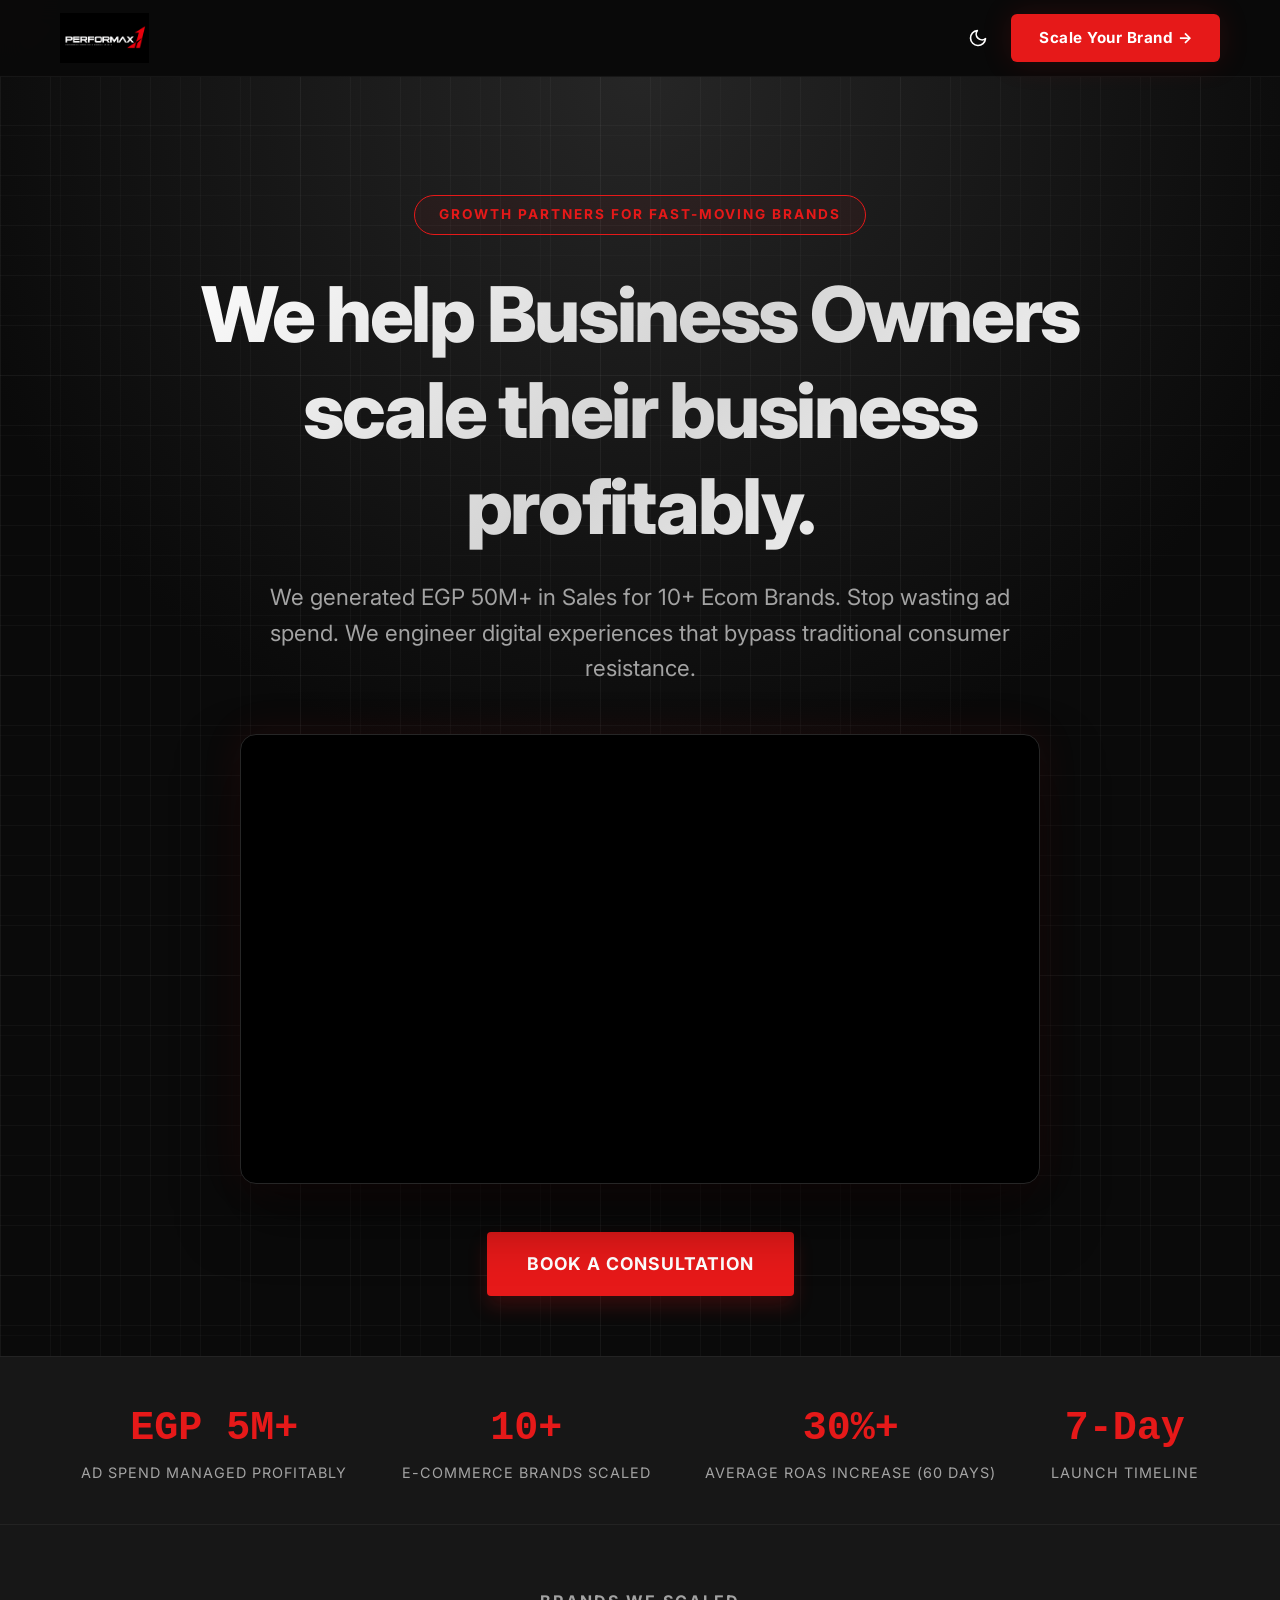
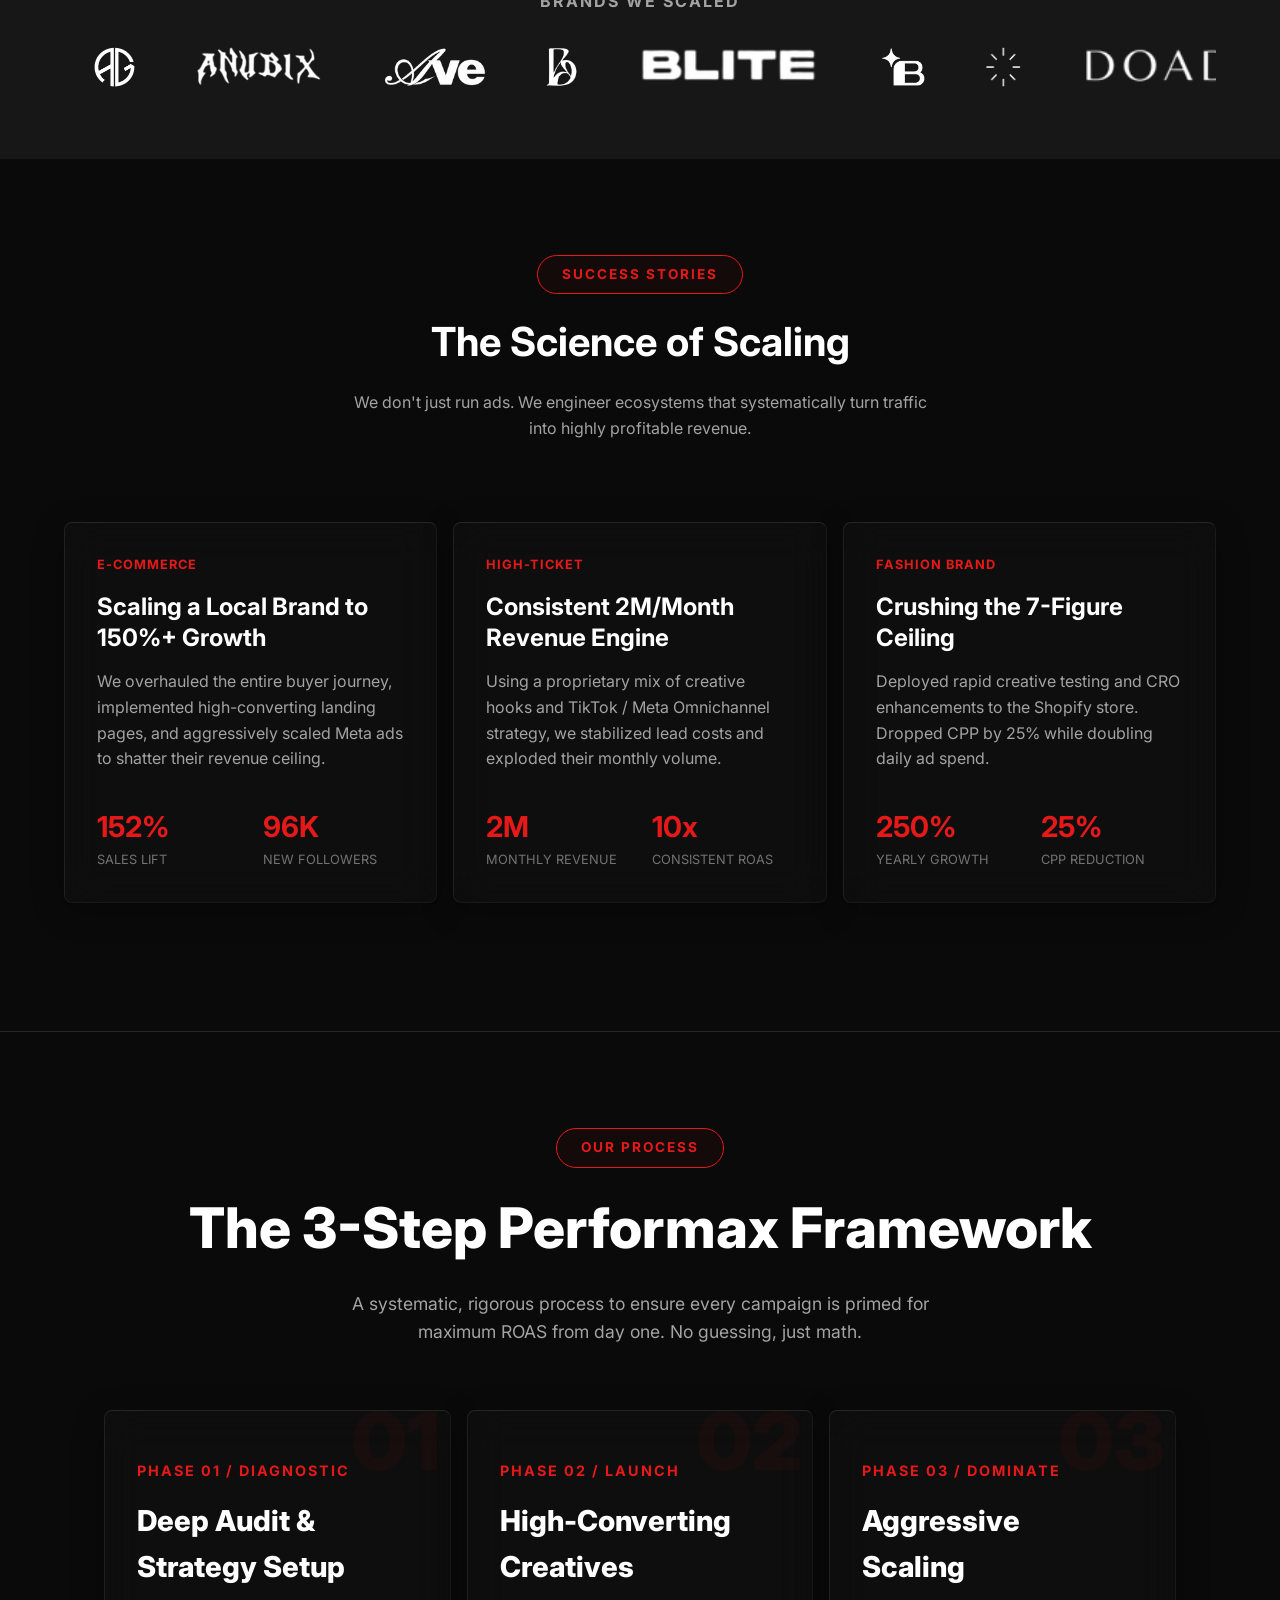
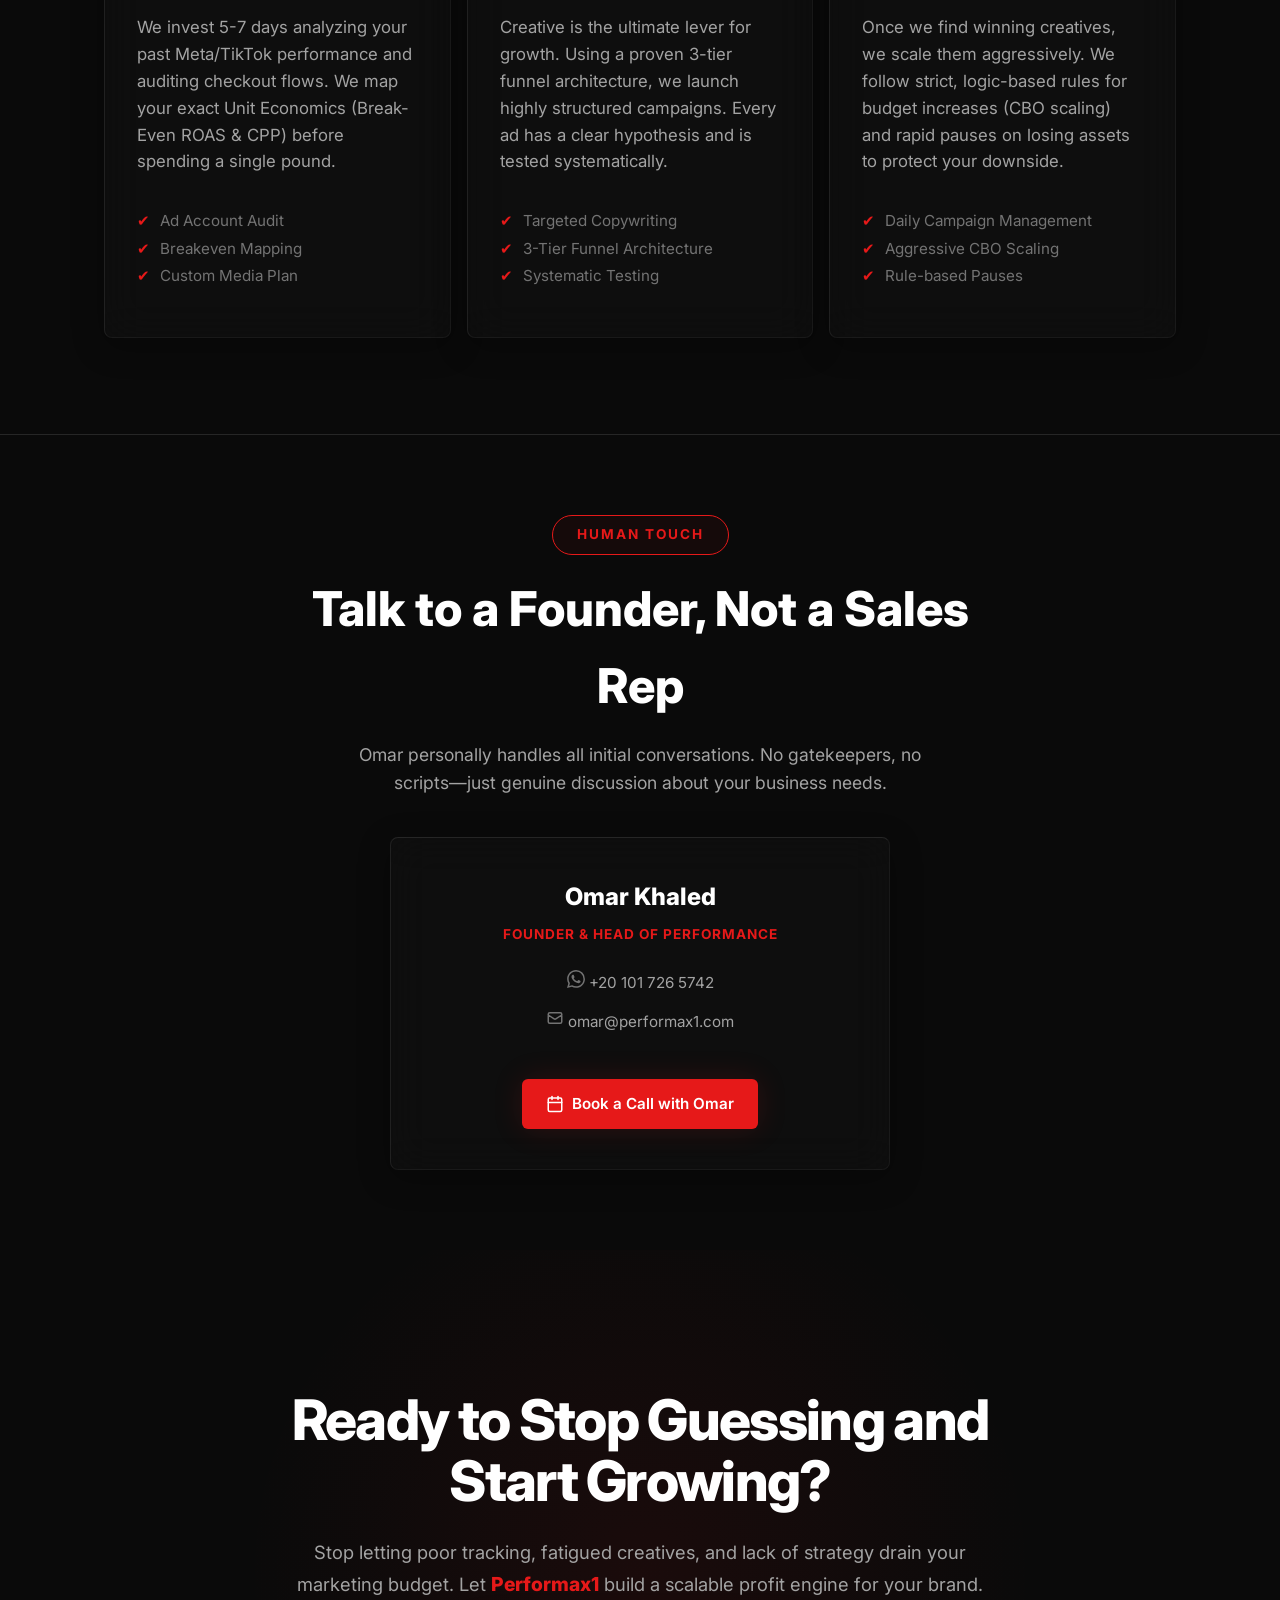
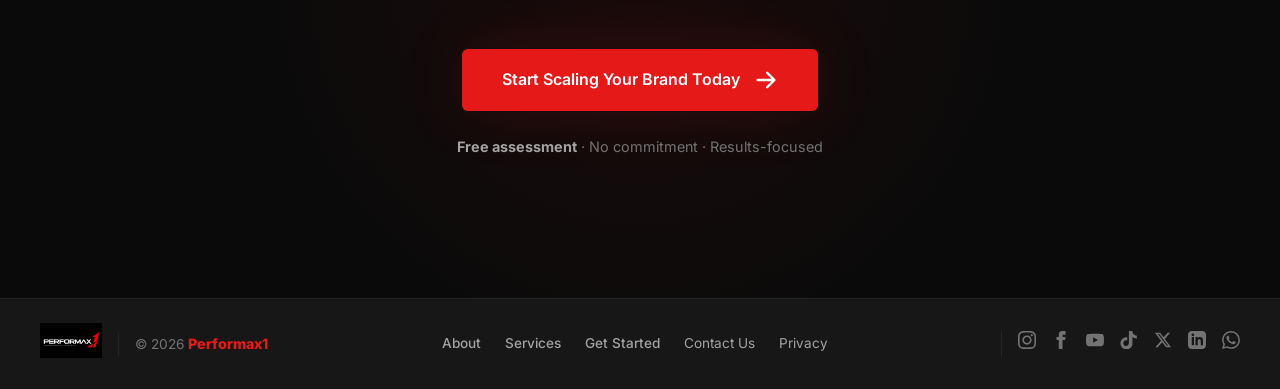
<file: index.html>
<!DOCTYPE html>
<html lang="en">

<head>
    <!-- Google Tag Manager -->
    <script>(function(w,d,s,l,i){w[l]=w[l]||[];w[l].push({'gtm.start':
    new Date().getTime(),event:'gtm.js'});var f=d.getElementsByTagName(s)[0],
    j=d.createElement(s),dl=l!='dataLayer'?'&l='+l:'';j.async=true;j.src=
    'https://www.googletagmanager.com/gtm.js?id='+i+dl;f.parentNode.insertBefore(j,f);
    })(window,document,'script','dataLayer','GTM-562XD9CG');</script>
    <!-- End Google Tag Manager -->
    <!-- Google tag (gtag.js) -->
    <script async src="https://www.googletagmanager.com/gtag/js?id=G-3HTBGZN9Y8"></script>
    <script>
      window.dataLayer = window.dataLayer || [];
      function gtag(){dataLayer.push(arguments);}
      gtag('js', new Date());

      gtag('config', 'G-3HTBGZN9Y8');
    </script>
    <meta charset="UTF-8">
    <meta name="viewport" content="width=device-width, initial-scale=1.0">
    <title>Performax1 | Elite Performance Marketing</title>
    <meta name="description"
        content="The definitive performance marketing partner for e-commerce brands. Expert media buying and creative strategy for scalable growth.">
    <link rel="preconnect" href="https://fonts.googleapis.com">
    <link rel="preconnect" href="https://fonts.gstatic.com" crossorigin>
    <link href="https://fonts.googleapis.com/css2?family=Inter:wght@300;400;500;600;700;800&display=swap"
        rel="stylesheet">


    <link rel="stylesheet" href="assets/css/global.css">
    <link rel="icon" type="image/png" href="images/favicon-2.png">
    <link rel="stylesheet" href="assets/css/index.css">

    <style>
        /* --- Global Fixes --- */
        section#cases {
            padding-bottom: 6rem !important;
            /* Fix spacing below FASHION BRAND card */
        }

        .cases-grid {
            padding-bottom: 2rem !important;
        }

        /* --- Mobile Overrides for Inline Styles --- */
        @media (max-width: 768px) {

            /* Navbar CTA */
            .nav-cta {
                padding: 6px 10px !important;
                font-size: 12px !important;
            }

            /* Process Grid (index.html) */
            section#process>.container>div {
                grid-template-columns: 1fr !important;
                padding-bottom: 3rem !important;
                /* Fix spacing below last card */
            }

            section#process .container>div>div {
                text-align: center !important;
                display: flex !important;
                flex-direction: column !important;
                align-items: center !important;
            }

            section#process .container>div>div>div:first-child {
                left: 50% !important;
                transform: translateX(-50%) !important;
                text-align: center !important;
            }

            section#process .container>div>div ul {
                display: inline-block !important;
                text-align: left !important;
            }

            /* Footer */
            footer>.container {
                align-items: center !important;
            }

            footer>.container>div:first-child {
                flex-direction: column !important;
                align-items: center !important;
                text-align: center !important;
            }

            footer .footer-links {
                flex-direction: column !important;
                align-items: center !important;
                gap: 1rem !important;
            }

            footer>.container>div:last-child {
                flex-direction: column !important;
                align-items: center !important;
                text-align: center !important;
                gap: 1rem !important;
            }
        }
    </style>


    <style>
        body {
            padding-top: 75px;
        }
    </style>
</head>

<body>
    <!-- Google Tag Manager (noscript) -->
    <noscript><iframe src="https://www.googletagmanager.com/ns.html?id=GTM-562XD9CG"
    height="0" width="0" style="display:none;visibility:hidden"></iframe></noscript>
    <!-- End Google Tag Manager (noscript) -->
    <!-- Scroll Progress -->
    <div class="scroll-progress" id="scrollProgress"></div>

    <!-- Cursor Glow Effect -->
    <div class="cursor-glow" id="cursorGlow"></div>

    <!-- Navigation -->
    <nav id="navbar"
        style="position: fixed; top: 0; left: 0; right: 0; z-index: 1000; background: rgba(10,10,10,0.95); backdrop-filter: blur(12px); border-bottom: 1px solid rgba(255,255,255,0.05); padding: 0.8rem 0; transition: all 0.3s ease;">
        <div class="container nav-content"
            style="display: flex; justify-content: space-between; align-items: center; max-width: 1200px; margin: 0 auto; padding: 0 20px;">
            <a href="index.html" class="logo"><img src="images/logo.png" class="theme-logo dark-logo" alt="Performax1"
                    style="height: 50px; width: auto; object-fit: contain;"><img src="images/logo-light.png"
                    class="theme-logo light-logo" alt="Performax1"
                    style="height: 50px; width: auto; object-fit: contain;"></a>
            <div style="display: flex; align-items: center;">
                <button id="theme-toggle" aria-label="Toggle Theme"
                    style="background: none; border: none; cursor: pointer; padding: 8px; color: var(--text-primary); display: flex; align-items: center; justify-content: center; margin-right: 15px; transition: color 0.3s;">
                    <svg class="sun-icon" xmlns="http://www.w3.org/2000/svg" width="20" height="20" viewBox="0 0 24 24"
                        fill="none" stroke="currentColor" stroke-width="2" stroke-linecap="round"
                        stroke-linejoin="round" style="display: none;">
                        <circle cx="12" cy="12" r="5"></circle>
                        <line x1="12" y1="1" x2="12" y2="3"></line>
                        <line x1="12" y1="21" x2="12" y2="23"></line>
                        <line x1="4.22" y1="4.22" x2="5.64" y2="5.64"></line>
                        <line x1="18.36" y1="18.36" x2="19.78" y2="19.78"></line>
                        <line x1="1" y1="12" x2="3" y2="12"></line>
                        <line x1="21" y1="12" x2="23" y2="12"></line>
                        <line x1="4.22" y1="19.78" x2="5.64" y2="18.36"></line>
                        <line x1="18.36" y1="5.64" x2="19.78" y2="4.22"></line>
                    </svg>
                    <svg class="moon-icon" xmlns="http://www.w3.org/2000/svg" width="20" height="20" viewBox="0 0 24 24"
                        fill="none" stroke="currentColor" stroke-width="2" stroke-linecap="round"
                        stroke-linejoin="round">
                        <path d="M21 12.79A9 9 0 1 1 11.21 3 7 7 0 0 0 21 12.79z"></path>
                    </svg>
                </button>
                <a href="getting-started.html" class="nav-cta"
                    style="color: #ffffff !important; padding: 12px 28px; font-weight: 700; font-size: 0.95rem; letter-spacing: 0.5px;">
                    Scale Your Brand &rarr;
                </a>
            </div>
        </div>
    </nav>

    <!-- Hero Section -->

    <!-- HERO VSL SECTION -->
    <section class="hero" id="hero"
        style="min-height: 100vh; display: flex; flex-direction: column; align-items: center; justify-content: center; text-align: center; padding: 120px 20px 60px; background: radial-gradient(circle at top, var(--bg-surface-hover) 0%, var(--bg-primary) 50%); position: relative; overflow: hidden;">

        <!-- Subtle Grid Background -->
        <div
            style="position: absolute; inset: 0; background-image: linear-gradient(rgba(255,255,255,0.03) 1px, transparent 1px), linear-gradient(90deg, rgba(255,255,255,0.03) 1px, transparent 1px); background-size: 50px 50px; z-index: 0; pointer-events: none;">
        </div>

        <div style="position: relative; z-index: 1; max-width: 1000px; width: 100%;">
            <div
                style="display: inline-block; border: 1px solid var(--color-primary); background: rgba(230, 25, 25, 0.05); padding: 8px 24px; border-radius: 50px; color: var(--color-primary); font-weight: 700; letter-spacing: 2px; text-transform: uppercase; font-size: 0.85rem; margin-bottom: 2rem;">
                Growth partners for fast-moving brands
            </div>

            <h1
                style="font-size: clamp(3rem, 6vw, 5.5rem); line-height: 1.1; font-weight: 800; margin-bottom: 1.5rem; letter-spacing: -0.03em;">
                We help <span style="color: var(--color-primary);">Business Owners</span> scale their business
                profitably.
            </h1>

            <p
                style="font-size: clamp(1.1rem, 2vw, 1.4rem); color: var(--text-secondary); max-width: 800px; margin: 0 auto 3rem; line-height: 1.6;">
                We generated EGP 50M+ in Sales for 10+ Ecom Brands. Stop wasting ad spend. We engineer digital
                experiences that bypass traditional consumer resistance.
            </p>

            <!-- VSL Video Placeholder -->
            <div
                style="position: relative; width: 100%; max-width: 800px; margin: 0 auto 3rem; aspect-ratio: 16/9; background: #000; border: 1px solid var(--bg-surface-hover); border-radius: 16px; overflow: hidden; box-shadow: 0 30px 60px rgba(0,0,0,0.5), 0 0 40px rgba(230, 25, 25, 0.1);">
                <iframe src="https://player.vimeo.com/video/1224277455?title=0&amp;byline=0&amp;portrait=0&amp;badge=0&amp;autopause=0&amp;player_id=0&amp;app_id=58479" width="100%" height="100%" frameborder="0" allow="autoplay; fullscreen; picture-in-picture; clipboard-write; encrypted-media; web-share" referrerpolicy="strict-origin-when-cross-origin" title="20260905_204815" style="position: absolute; top: 0; left: 0; width: 100%; height: 100%;"></iframe>
            </div>

            <div style="display: flex; gap: 1.5rem; justify-content: center; flex-wrap: wrap;">
                <a href="https://calendly.com/performax1/30min"
                    style="background: var(--color-primary); color: white; padding: 18px 40px; border-radius: 4px; font-weight: 700; font-size: 1.1rem; text-decoration: none; transition: 0.3s; text-transform: uppercase; letter-spacing: 1px; box-shadow: 0 10px 20px rgba(230, 25, 25, 0.2);">
                    Book A Consultation
                </a>
            </div>
        </div>
    </section>




    <!-- Social Proof Section (Removed) -->

    <!-- Stats Section -->
    <section class="stats-banner"
        style="background: var(--bg-surface); padding: 40px 0; border-top: 1px solid rgba(255,255,255,0.05); border-bottom: 1px solid rgba(255,255,255,0.05);">
        <div class="container"
            style="display: flex; justify-content: space-around; flex-wrap: wrap; text-align: center; gap: 20px;">
            <div>
                <div
                    style="font-size: 2.5rem; font-weight: 800; color: var(--color-primary); font-family: 'JetBrains Mono', monospace;">
                    EGP 5M+</div>
                <div
                    style="color: var(--text-secondary); font-size: 0.9rem; text-transform: uppercase; letter-spacing: 1px;">
                    Ad Spend Managed Profitably</div>
            </div>
            <div>
                <div
                    style="font-size: 2.5rem; font-weight: 800; color: var(--color-primary); font-family: 'JetBrains Mono', monospace;">
                    10+</div>
                <div
                    style="color: var(--text-secondary); font-size: 0.9rem; text-transform: uppercase; letter-spacing: 1px;">
                    E-commerce Brands Scaled</div>
            </div>
            <div>
                <div
                    style="font-size: 2.5rem; font-weight: 800; color: var(--color-primary); font-family: 'JetBrains Mono', monospace;">
                    30%+</div>
                <div
                    style="color: var(--text-secondary); font-size: 0.9rem; text-transform: uppercase; letter-spacing: 1px;">
                    Average ROAS Increase (60 Days)</div>
            </div>
            <div>
                <div
                    style="font-size: 2.5rem; font-weight: 800; color: var(--color-primary); font-family: 'JetBrains Mono', monospace;">
                    7-Day</div>
                <div
                    style="color: var(--text-secondary); font-size: 0.9rem; text-transform: uppercase; letter-spacing: 1px;">
                    Launch Timeline</div>
            </div>
        </div>
    </section>

    <!-- Case Studies Section -->
    <section class="brands-section" style="padding: 4rem 0; background: var(--bg-surface);">
        <div class="container">
            <h3
                style="text-align:center; color: var(--text-secondary); margin-bottom: 2rem; font-size: 1rem; text-transform: uppercase; letter-spacing: 2px;">
                Brands We Scaled</h3>
            <div style="overflow: hidden; white-space: nowrap;">
                <div style="display: inline-block; animation: marquee 30s linear infinite;"><img
                        src="assets/brands/aligan.png"
                        style="height: 40px; margin: 0 30px; filter: grayscale(100%) brightness(200%); display: inline-block;"
                        alt="Brand"><img src="assets/brands/Anubix-3.png"
                        style="height: 40px; margin: 0 30px; filter: grayscale(100%) brightness(200%); display: inline-block;"
                        alt="Brand"><img src="assets/brands/Ave.png"
                        style="height: 40px; margin: 0 30px; filter: grayscale(100%) brightness(200%); display: inline-block;"
                        alt="Brand"><img src="assets/brands/Basire.png"
                        style="height: 40px; margin: 0 30px; filter: grayscale(100%) brightness(200%); display: inline-block;"
                        alt="Brand"><img src="assets/brands/Blite.png"
                        style="height: 40px; margin: 0 30px; filter: grayscale(100%) brightness(200%); display: inline-block;"
                        alt="Brand"><img src="assets/brands/bloomcare.png"
                        style="height: 40px; margin: 0 30px; filter: grayscale(100%) brightness(200%); display: inline-block;"
                        alt="Brand"><img src="assets/brands/coachesdontplayco.png"
                        style="height: 40px; margin: 0 30px; filter: grayscale(100%) brightness(200%); display: inline-block;"
                        alt="Brand"><img src="assets/brands/doadoa-2.png"
                        style="height: 40px; margin: 0 30px; filter: grayscale(100%) brightness(200%); display: inline-block;"
                        alt="Brand"><img src="assets/brands/eros.png"
                        style="height: 40px; margin: 0 30px; filter: grayscale(100%) brightness(200%); display: inline-block;"
                        alt="Brand"><img src="assets/brands/gymmawy.png"
                        style="height: 40px; margin: 0 30px; filter: grayscale(100%) brightness(200%); display: inline-block;"
                        alt="Brand"><img src="assets/brands/Heksa.png"
                        style="height: 40px; margin: 0 30px; filter: grayscale(100%) brightness(200%); display: inline-block;"
                        alt="Brand"><img src="assets/brands/ITCAN_logo_in_grayscale.png"
                        style="height: 40px; margin: 0 30px; filter: grayscale(100%) brightness(200%); display: inline-block;"
                        alt="Brand"><img src="assets/brands/Ma_designs.png"
                        style="height: 40px; margin: 0 30px; filter: grayscale(100%) brightness(200%); display: inline-block;"
                        alt="Brand"><img src="assets/brands/Malouj.png"
                        style="height: 40px; margin: 0 30px; filter: grayscale(100%) brightness(200%); display: inline-block;"
                        alt="Brand"><img src="assets/brands/noyah.png"
                        style="height: 40px; margin: 0 30px; filter: grayscale(100%) brightness(200%); display: inline-block;"
                        alt="Brand"><img src="assets/brands/pharaonic.png"
                        style="height: 40px; margin: 0 30px; filter: grayscale(100%) brightness(200%); display: inline-block;"
                        alt="Brand"><img src="assets/brands/shozana.png"
                        style="height: 40px; margin: 0 30px; filter: grayscale(100%) brightness(200%); display: inline-block;"
                        alt="Brand"><img src="assets/brands/steelixe.png"
                        style="height: 40px; margin: 0 30px; filter: grayscale(100%) brightness(200%); display: inline-block;"
                        alt="Brand"><img src="assets/brands/sultana.png"
                        style="height: 40px; margin: 0 30px; filter: grayscale(100%) brightness(200%); display: inline-block;"
                        alt="Brand"><img src="assets/brands/zeor-logo.png"
                        style="height: 40px; margin: 0 30px; filter: grayscale(100%) brightness(200%); display: inline-block;"
                        alt="Brand"><img src="assets/brands/zonta.png"
                        style="height: 40px; margin: 0 30px; filter: grayscale(100%) brightness(200%); display: inline-block;"
                        alt="Brand"><img src="assets/brands/aligan.png"
                        style="height: 40px; margin: 0 30px; filter: grayscale(100%) brightness(200%); display: inline-block;"
                        alt="Brand"><img src="assets/brands/Anubix-3.png"
                        style="height: 40px; margin: 0 30px; filter: grayscale(100%) brightness(200%); display: inline-block;"
                        alt="Brand"><img src="assets/brands/Ave.png"
                        style="height: 40px; margin: 0 30px; filter: grayscale(100%) brightness(200%); display: inline-block;"
                        alt="Brand"><img src="assets/brands/Basire.png"
                        style="height: 40px; margin: 0 30px; filter: grayscale(100%) brightness(200%); display: inline-block;"
                        alt="Brand"><img src="assets/brands/Blite.png"
                        style="height: 40px; margin: 0 30px; filter: grayscale(100%) brightness(200%); display: inline-block;"
                        alt="Brand"><img src="assets/brands/bloomcare.png"
                        style="height: 40px; margin: 0 30px; filter: grayscale(100%) brightness(200%); display: inline-block;"
                        alt="Brand"><img src="assets/brands/coachesdontplayco.png"
                        style="height: 40px; margin: 0 30px; filter: grayscale(100%) brightness(200%); display: inline-block;"
                        alt="Brand"><img src="assets/brands/doadoa-2.png"
                        style="height: 40px; margin: 0 30px; filter: grayscale(100%) brightness(200%); display: inline-block;"
                        alt="Brand"><img src="assets/brands/eros.png"
                        style="height: 40px; margin: 0 30px; filter: grayscale(100%) brightness(200%); display: inline-block;"
                        alt="Brand"><img src="assets/brands/gymmawy.png"
                        style="height: 40px; margin: 0 30px; filter: grayscale(100%) brightness(200%); display: inline-block;"
                        alt="Brand"><img src="assets/brands/Heksa.png"
                        style="height: 40px; margin: 0 30px; filter: grayscale(100%) brightness(200%); display: inline-block;"
                        alt="Brand"><img src="assets/brands/ITCAN_logo_in_grayscale.png"
                        style="height: 40px; margin: 0 30px; filter: grayscale(100%) brightness(200%); display: inline-block;"
                        alt="Brand"><img src="assets/brands/Ma_designs.png"
                        style="height: 40px; margin: 0 30px; filter: grayscale(100%) brightness(200%); display: inline-block;"
                        alt="Brand"><img src="assets/brands/Malouj.png"
                        style="height: 40px; margin: 0 30px; filter: grayscale(100%) brightness(200%); display: inline-block;"
                        alt="Brand"><img src="assets/brands/noyah.png"
                        style="height: 40px; margin: 0 30px; filter: grayscale(100%) brightness(200%); display: inline-block;"
                        alt="Brand"><img src="assets/brands/pharaonic.png"
                        style="height: 40px; margin: 0 30px; filter: grayscale(100%) brightness(200%); display: inline-block;"
                        alt="Brand"><img src="assets/brands/shozana.png"
                        style="height: 40px; margin: 0 30px; filter: grayscale(100%) brightness(200%); display: inline-block;"
                        alt="Brand"><img src="assets/brands/steelixe.png"
                        style="height: 40px; margin: 0 30px; filter: grayscale(100%) brightness(200%); display: inline-block;"
                        alt="Brand"><img src="assets/brands/sultana.png"
                        style="height: 40px; margin: 0 30px; filter: grayscale(100%) brightness(200%); display: inline-block;"
                        alt="Brand"><img src="assets/brands/zeor-logo.png"
                        style="height: 40px; margin: 0 30px; filter: grayscale(100%) brightness(200%); display: inline-block;"
                        alt="Brand"><img src="assets/brands/zonta.png"
                        style="height: 40px; margin: 0 30px; filter: grayscale(100%) brightness(200%); display: inline-block;"
                        alt="Brand"></div>
            </div>
        </div>
    </section>
    <section id="cases" class="section" style="padding-top: 6rem;">
        <div class="container">
            <div class="section-header text-center reveal">
                <div class="badge"
                    style="display: inline-block; border: 1px solid var(--color-primary); background: rgba(230, 25, 25, 0.05); padding: 8px 24px; border-radius: 50px; color: var(--color-primary); font-weight: 700; letter-spacing: 2px; text-transform: uppercase; font-size: 0.85rem; margin-bottom: 1rem;">
                    Success Stories</div>
                <h2 style="font-size: 2.5rem; margin-bottom: 1rem;">The Science of Scaling</h2>
                <p class="subtitle" style="color: var(--text-secondary); max-width: 600px; margin: 0 auto 3rem auto;">We
                    don't just run ads. We engineer ecosystems that systematically turn traffic into highly profitable
                    revenue.</p>
            </div>

            <div class="cases-grid"
                style="display: grid; grid-template-columns: repeat(auto-fit, minmax(300px, 1fr)); gap: 1rem;">
                <!-- Case 1 -->
                <div class="case-card reveal reveal-delay-1"
                    style="background: var(--bg-surface); padding: 2rem; border-radius: 12px; border: 1px solid var(--text-muted);">
                    <div class="case-category"
                        style="color: var(--color-primary); font-size: 0.8rem; font-weight: bold; letter-spacing: 1px; margin-bottom: 1rem;">
                        E-COMMERCE</div>
                    <h3 class="case-title" style="font-size: 1.5rem; margin-bottom: 1rem;">Scaling a Local Brand to
                        150%+ Growth</h3>
                    <p class="case-desc" style="color: var(--text-secondary); margin-bottom: 2rem; line-height: 1.6;">We
                        overhauled the entire buyer journey, implemented high-converting landing pages, and aggressively
                        scaled Meta ads to shatter their revenue ceiling.</p>
                    <div class="case-metrics" style="display: grid; grid-template-columns: 1fr 1fr; gap: 1.5rem;">
                        <div class="metric">
                            <div class="metric-value"
                                style="color: var(--color-primary); font-size: 1.8rem; font-weight: 700;">152%</div>
                            <div class="metric-label" style="color: var(--text-muted); font-size: 0.8rem;">SALES LIFT
                            </div>
                        </div>
                        <div class="metric">
                            <div class="metric-value"
                                style="color: var(--color-primary); font-size: 1.8rem; font-weight: 700;">96K</div>
                            <div class="metric-label" style="color: var(--text-muted); font-size: 0.8rem;">NEW FOLLOWERS
                            </div>
                        </div>
                    </div>
                </div>

                <!-- Case 2 -->
                <div class="case-card reveal reveal-delay-2"
                    style="background: var(--bg-surface); padding: 2rem; border-radius: 12px; border: 1px solid var(--text-muted);">
                    <div class="case-category"
                        style="color: var(--color-primary); font-size: 0.8rem; font-weight: bold; letter-spacing: 1px; margin-bottom: 1rem;">
                        HIGH-TICKET</div>
                    <h3 class="case-title" style="font-size: 1.5rem; margin-bottom: 1rem;">Consistent 2M/Month Revenue
                        Engine</h3>
                    <p class="case-desc" style="color: var(--text-secondary); margin-bottom: 2rem; line-height: 1.6;">
                        Using a proprietary mix of creative hooks and TikTok / Meta Omnichannel strategy, we stabilized
                        lead costs and exploded their monthly volume.</p>
                    <div class="case-metrics" style="display: grid; grid-template-columns: 1fr 1fr; gap: 1.5rem;">
                        <div class="metric">
                            <div class="metric-value"
                                style="color: var(--color-primary); font-size: 1.8rem; font-weight: 700;">2M</div>
                            <div class="metric-label" style="color: var(--text-muted); font-size: 0.8rem;">MONTHLY
                                REVENUE</div>
                        </div>
                        <div class="metric">
                            <div class="metric-value"
                                style="color: var(--color-primary); font-size: 1.8rem; font-weight: 700;">10x</div>
                            <div class="metric-label" style="color: var(--text-muted); font-size: 0.8rem;">CONSISTENT
                                ROAS</div>
                        </div>
                    </div>
                </div>

                <!-- Case 3 -->
                <div class="case-card reveal reveal-delay-3"
                    style="background: var(--bg-surface); padding: 2rem; border-radius: 12px; border: 1px solid var(--text-muted);">
                    <div class="case-category"
                        style="color: var(--color-primary); font-size: 0.8rem; font-weight: bold; letter-spacing: 1px; margin-bottom: 1rem;">
                        FASHION BRAND</div>
                    <h3 class="case-title" style="font-size: 1.5rem; margin-bottom: 1rem;">Crushing the 7-Figure Ceiling
                    </h3>
                    <p class="case-desc" style="color: var(--text-secondary); margin-bottom: 2rem; line-height: 1.6;">
                        Deployed rapid creative testing and CRO enhancements to the Shopify store. Dropped CPP by 25%
                        while doubling daily ad spend.</p>
                    <div class="case-metrics" style="display: grid; grid-template-columns: 1fr 1fr; gap: 1.5rem;">
                        <div class="metric">
                            <div class="metric-value"
                                style="color: var(--color-primary); font-size: 1.8rem; font-weight: 700;">250%</div>
                            <div class="metric-label" style="color: var(--text-muted); font-size: 0.8rem;">YEARLY GROWTH
                            </div>
                        </div>
                        <div class="metric">
                            <div class="metric-value"
                                style="color: var(--color-primary); font-size: 1.8rem; font-weight: 700;">25%</div>
                            <div class="metric-label" style="color: var(--text-muted); font-size: 0.8rem;">CPP REDUCTION
                            </div>
                        </div>
                    </div>
                </div>
            </div>
        </div>
    </section>

    <!-- How It Works Section -->

    <!-- Sleek Framework Section -->
    <section id="process"
        style="padding: 6rem 20px; background: var(--bg-primary); border-top: 1px solid var(--bg-surface-hover);">
        <div class="container" style="max-width: 1200px; margin: 0 auto;">
            <div style="text-align: center; margin-bottom: 4rem;">
                <div
                    style="display: inline-block; border: 1px solid var(--color-primary); background: rgba(230, 25, 25, 0.05); padding: 8px 24px; border-radius: 50px; color: var(--color-primary); font-weight: 700; letter-spacing: 2px; text-transform: uppercase; font-size: 0.85rem; margin-bottom: 1rem;">
                    Our Process</div>
                <h2
                    style="font-size: clamp(2.5rem, 5vw, 3.5rem); font-weight: 800; margin-bottom: 1rem; color: var(--text-primary);">
                    The 3-Step Performax Framework</h2>
                <p
                    style="color: var(--text-secondary); max-width: 600px; margin: 0 auto; font-size: 1.1rem; line-height: 1.6;">
                    A systematic, rigorous process to ensure every campaign is primed for maximum ROAS from day one. No
                    guessing, just math.</p>
            </div>

            <div style="display: grid; grid-template-columns: repeat(auto-fit, minmax(320px, 1fr)); gap: 1rem;">

                <!-- Step 1 -->
                <div class="phase-card"
                    style="background: var(--bg-surface); border: 1px solid var(--bg-surface-hover); padding: 3rem 2rem; border-radius: 16px; position: relative; overflow: hidden; transition: 0.3s;">
                    <div
                        style="font-size: 5rem; font-weight: 900; color: rgba(230, 25, 25, 0.05); position: absolute; top: -10px; right: 10px; line-height: 1;">
                        01</div>
                    <div
                        style="color: var(--color-primary); font-weight: 700; letter-spacing: 2px; margin-bottom: 1rem; font-size: 0.9rem;">
                        PHASE 01 / DIAGNOSTIC</div>
                    <h3 style="font-size: 1.8rem; font-weight: 800; margin-bottom: 1.5rem; color: var(--text-primary);">
                        Deep Audit &<br>Strategy Setup</h3>
                    <p style="color: var(--text-secondary); margin-bottom: 2rem; line-height: 1.6; font-size: 1.05rem;">
                        We invest 5-7 days analyzing your past Meta/TikTok performance and auditing checkout flows. We
                        map your exact Unit Economics (Break-Even ROAS & CPP) before spending a single pound.</p>
                    <ul
                        style="list-style: none; padding: 0; margin: 0; color: var(--text-muted); font-size: 0.95rem; line-height: 1.8;">
                        <li style="display: flex; align-items: center; gap: 10px;"><span
                                style="color: var(--color-primary);">&#10004;</span> Ad Account Audit</li>
                        <li style="display: flex; align-items: center; gap: 10px;"><span
                                style="color: var(--color-primary);">&#10004;</span> Breakeven Mapping</li>
                        <li style="display: flex; align-items: center; gap: 10px;"><span
                                style="color: var(--color-primary);">&#10004;</span> Custom Media Plan</li>
                    </ul>
                </div>

                <!-- Step 2 -->
                <div class="phase-card"
                    style="background: var(--bg-surface); border: 1px solid var(--bg-surface-hover); padding: 3rem 2rem; border-radius: 16px; position: relative; overflow: hidden; transition: 0.3s;">
                    <div
                        style="font-size: 5rem; font-weight: 900; color: rgba(230, 25, 25, 0.05); position: absolute; top: -10px; right: 10px; line-height: 1;">
                        02</div>
                    <div
                        style="color: var(--color-primary); font-weight: 700; letter-spacing: 2px; margin-bottom: 1rem; font-size: 0.9rem;">
                        PHASE 02 / LAUNCH</div>
                    <h3 style="font-size: 1.8rem; font-weight: 800; margin-bottom: 1.5rem; color: var(--text-primary);">
                        High-Converting<br>Creatives</h3>
                    <p style="color: var(--text-secondary); margin-bottom: 2rem; line-height: 1.6; font-size: 1.05rem;">
                        Creative is the ultimate lever for growth. Using a proven 3-tier funnel architecture, we launch
                        highly structured campaigns. Every ad has a clear hypothesis and is tested systematically.</p>
                    <ul
                        style="list-style: none; padding: 0; margin: 0; color: var(--text-muted); font-size: 0.95rem; line-height: 1.8;">
                        <li style="display: flex; align-items: center; gap: 10px;"><span
                                style="color: var(--color-primary);">&#10004;</span> Targeted Copywriting</li>
                        <li style="display: flex; align-items: center; gap: 10px;"><span
                                style="color: var(--color-primary);">&#10004;</span> 3-Tier Funnel Architecture</li>
                        <li style="display: flex; align-items: center; gap: 10px;"><span
                                style="color: var(--color-primary);">&#10004;</span> Systematic Testing</li>
                    </ul>
                </div>

                <!-- Step 3 -->
                <div class="phase-card"
                    style="background: var(--bg-surface); border: 1px solid var(--bg-surface-hover); padding: 3rem 2rem; border-radius: 16px; position: relative; overflow: hidden; transition: 0.3s;">
                    <div
                        style="font-size: 5rem; font-weight: 900; color: rgba(230, 25, 25, 0.05); position: absolute; top: -10px; right: 10px; line-height: 1;">
                        03</div>
                    <div
                        style="color: var(--color-primary); font-weight: 700; letter-spacing: 2px; margin-bottom: 1rem; font-size: 0.9rem;">
                        PHASE 03 / DOMINATE</div>
                    <h3 style="font-size: 1.8rem; font-weight: 800; margin-bottom: 1.5rem; color: var(--text-primary);">
                        Aggressive<br>Scaling</h3>
                    <p style="color: var(--text-secondary); margin-bottom: 2rem; line-height: 1.6; font-size: 1.05rem;">
                        Once we find winning creatives, we scale them aggressively. We follow strict, logic-based rules
                        for budget increases (CBO scaling) and rapid pauses on losing assets to protect your downside.
                    </p>
                    <ul
                        style="list-style: none; padding: 0; margin: 0; color: var(--text-muted); font-size: 0.95rem; line-height: 1.8;">
                        <li style="display: flex; align-items: center; gap: 10px;"><span
                                style="color: var(--color-primary);">&#10004;</span> Daily Campaign Management</li>
                        <li style="display: flex; align-items: center; gap: 10px;"><span
                                style="color: var(--color-primary);">&#10004;</span> Aggressive CBO Scaling</li>
                        <li style="display: flex; align-items: center; gap: 10px;"><span
                                style="color: var(--color-primary);">&#10004;</span> Rule-based Pauses</li>
                    </ul>
                </div>

            </div>
        </div>
    </section>





    <!-- Talk to a Founder Section -->
    <section style="padding: 5rem 20px; background: var(--bg-primary); border-top: 1px solid var(--bg-surface-hover);">
        <div class="container" style="max-width: 800px; margin: 0 auto; text-align: center;">
            <div class="reveal">
                <div
                    style="display: inline-block; border: 1px solid var(--color-primary); background: rgba(230, 25, 25, 0.05); padding: 8px 24px; border-radius: 50px; color: var(--color-primary); font-weight: 700; letter-spacing: 2px; text-transform: uppercase; font-size: 0.85rem; margin-bottom: 1rem;">
                    Human Touch</div>
                <h2
                    style="font-size: clamp(2rem, 4vw, 3rem); font-weight: 800; margin-bottom: 1rem; color: var(--text-primary);">
                    Talk to a Founder, Not a Sales Rep</h2>
                <p
                    style="color: var(--text-secondary); max-width: 600px; margin: 0 auto 2.5rem; font-size: 1.1rem; line-height: 1.6;">
                    Omar personally handles all initial conversations. No gatekeepers, no scripts&mdash;just genuine
                    discussion about your business needs.</p>
            </div>
            <div class="reveal reveal-delay-1 contact-card" style="padding: 2.5rem; max-width: 500px; margin: 0 auto;">
                <h3 style="font-size: 1.5rem; font-weight: 800; color: var(--text-primary); margin-bottom: 0.5rem;">Omar
                    Khaled</h3>
                <p class="founder-title"
                    style="color: var(--color-primary) !important; font-weight: 700; letter-spacing: 1px; font-size: 0.85rem; margin-bottom: 1.5rem;">
                    FOUNDER & HEAD OF PERFORMANCE</p>
                <div style="display: flex; flex-direction: column; gap: 0.8rem;">
                    <div class="founder-contact-row">
                        <svg width="18" height="18" viewBox="0 0 24 24" fill="var(--text-muted)" style="flex-shrink: 0; min-width: 18px;">
                            <path d="M17.472 14.382c-.297-.149-1.758-.867-2.03-.967-.273-.099-.471-.148-.67.15-.197.297-.767.966-.94 1.164-.173.199-.347.223-.644.075-.297-.15-1.255-.463-2.39-1.475-.883-.788-1.48-1.761-1.653-2.059-.173-.297-.018-.458.13-.606.134-.133.298-.347.446-.52.149-.174.198-.298.298-.497.099-.198.05-.371-.025-.52-.075-.149-.669-1.612-.916-2.207-.242-.579-.487-.5-.669-.51-.173-.008-.371-.01-.57-.01-.198 0-.52.074-.792.372-.272.297-1.04 1.016-1.04 2.479 0 1.462 1.065 2.875 1.213 3.074.149.198 2.096 3.2 5.077 4.487.709.306 1.262.489 1.694.625.712.227 1.36.195 1.871.118.571-.085 1.758-.719 2.006-1.413.248-.694.248-1.289.173-1.413-.074-.124-.272-.198-.57-.347m-5.421 7.403h-.004a9.87 9.87 0 01-5.031-1.378l-.361-.214-3.741.982.998-3.648-.235-.374a9.86 9.86 0 01-1.51-5.26c.001-5.45 4.436-9.884 9.888-9.884 2.64 0 5.122 1.03 6.988 2.898a9.825 9.825 0 012.893 6.994c-.003 5.45-4.437 9.884-9.885 9.884m8.413-18.297A11.815 11.815 0 0012.05 0C5.495 0 .16 5.335.157 11.892c0 2.096.547 4.142 1.588 5.945L.057 24l6.305-1.654a11.882 11.882 0 005.683 1.448h.005c6.554 0 11.89-5.335 11.893-11.893a11.821 11.821 0 00-3.48-8.413z" />
                        </svg>
                        <a href="http://wa.me/+201017265742" target="_blank" rel="noopener"
                            style="color: var(--text-secondary); text-decoration: none; font-size: clamp(0.75rem, 4vw, 0.95rem); white-space: nowrap;">+20 101 726 5742</a>
                    </div>
                    <div class="founder-contact-row">
                        <svg xmlns="http://www.w3.org/2000/svg" width="18" height="18" fill="none" viewBox="0 0 24 24"
                            stroke="var(--text-muted)" stroke-width="2" style="flex-shrink: 0; min-width: 18px;">
                            <path stroke-linecap="round" stroke-linejoin="round"
                                d="M3 8l7.89 5.26a2 2 0 002.22 0L21 8M5 19h14a2 2 0 002-2V7a2 2 0 00-2-2H5a2 2 0 00-2 2v10a2 2 0 002 2z" />
                        </svg>
                        <a href="mailto:omar@performax1.com"
                            style="color: var(--text-secondary); text-decoration: none; font-size: clamp(0.75rem, 4vw, 0.95rem); white-space: nowrap;">omar@performax1.com</a>
                    </div>
                    <div style="margin-top: 2rem; display: flex; justify-content: center;">
                        <a href="https://calendly.com/performax1/30min" target="_blank" rel="noopener" class="nav-cta"
                            style="display: inline-flex; align-items: center; justify-content: center; gap: 8px; font-size: 0.95rem; padding: 0.8rem 1.5rem;">
                            <svg xmlns="http://www.w3.org/2000/svg" width="18" height="18" viewBox="0 0 24 24"
                                fill="none" stroke="currentColor" stroke-width="2" stroke-linecap="round"
                                stroke-linejoin="round">
                                <rect x="3" y="4" width="18" height="18" rx="2" ry="2"></rect>
                                <line x1="16" y1="2" x2="16" y2="6"></line>
                                <line x1="8" y1="2" x2="8" y2="6"></line>
                                <line x1="3" y1="10" x2="21" y2="10"></line>
                            </svg>
                            Book a Call with Omar
                        </a>
                    </div>
                </div>
            </div>
        </div>
    </section>

    <!-- CTA Section -->
    <section class="cta-section" id="contact">
        <div class="container">
            <div class="cta-content reveal">
                <h2 class="cta-title">Ready to Stop Guessing and Start Growing?</h2>
                <p class="cta-subtitle">Stop letting poor tracking, fatigued creatives, and lack of strategy drain your
                    marketing budget. Let <span class="brand-text">Performax1</span> build a scalable profit engine for
                    your brand.</p>
                <a href="getting-started.html" class="cta-button" style="color: #ffffff !important;">
                    Start Scaling Your Brand Today
                    <svg xmlns="http://www.w3.org/2000/svg" viewBox="0 0 20 20" fill="currentColor">
                        <path fill-rule="evenodd"
                            d="M10.293 3.293a1 1 0 011.414 0l6 6a1 1 0 010 1.414l-6 6a1 1 0 01-1.414-1.414L14.586 11H3a1 1 0 110-2h11.586l-4.293-4.293a1 1 0 010-1.414z"
                            clip-rule="evenodd" />
                    </svg>
                </a>
                <p class="cta-note"><strong>Free assessment</strong> · No commitment · Results-focused</p>
            </div>
        </div>
    </section>

    <!-- Footer -->
    <footer style="background: var(--bg-surface); padding: 1.5rem 20px; border-top: 1px solid var(--bg-surface-hover);">
        <div
            style="max-width: 1200px; margin: 0 auto; display: flex; justify-content: space-between; align-items: center; flex-wrap: wrap; gap: 1.5rem;">

            <!-- Left: Logo & Copyright -->
            <div style="display: flex; align-items: center; gap: 1rem;">
                <a href="index.html"><img src="images/logo.png" class="theme-logo dark-logo" alt="Performax1"
                        style="height: 35px; width: auto; object-fit: contain;"><img src="images/logo-light.png"
                        class="theme-logo light-logo" alt="Performax1"
                        style="height: 35px; width: auto; object-fit: contain;"></a>
                <p
                    style="color: var(--text-muted); font-size: 0.85rem; margin: 0; border-left: 1px solid var(--bg-surface-hover); padding-left: 1rem;">
                    &copy; 2026 <span class="brand-text">Performax1</span></p>
            </div>

            <!-- Center: Links -->
            <div style="display: flex; gap: 1.5rem; flex-wrap: wrap;">
                <a href="about.html"
                    style="color: var(--text-secondary); text-decoration: none; font-size: 0.85rem; font-weight: 500; transition: 0.3s;"
                    onmouseover="this.style.color='var(--color-primary)'"
                    onmouseout="this.style.color='var(--text-secondary)'">About</a>
                <a href="services.html"
                    style="color: var(--text-secondary); text-decoration: none; font-size: 0.85rem; font-weight: 500; transition: 0.3s;"
                    onmouseover="this.style.color='var(--color-primary)'"
                    onmouseout="this.style.color='var(--text-secondary)'">Services</a>
                <a href="getting-started.html"
                    style="color: var(--text-secondary); text-decoration: none; font-size: 0.85rem; font-weight: 500; transition: 0.3s;"
                    onmouseover="this.style.color='var(--color-primary)'"
                    onmouseout="this.style.color='var(--text-secondary)'">Get Started</a>
                <a href="contact.html"
                    style="color: var(--text-secondary); text-decoration: none; font-size: 0.85rem; transition: 0.3s;"
                    onmouseover="this.style.color='var(--color-primary)'"
                    onmouseout="this.style.color='var(--text-secondary)'">Contact Us</a>
                <a href="privacy.html"
                    style="color: var(--text-secondary); text-decoration: none; font-size: 0.85rem; transition: 0.3s;"
                    onmouseover="this.style.color='var(--color-primary)'"
                    onmouseout="this.style.color='var(--text-secondary)'">Privacy</a>
            </div>

            <!-- Right: All 6 Social Icons -->
            <div class="social-wrapper"
                style="display: flex; align-items: center; gap: 1rem; border-left: 1px solid var(--bg-surface-hover); padding-left: 1rem;">
                <!-- Instagram -->
                <a href="#" style="color: var(--text-muted); transition: 0.3s;"
                    onmouseover="this.style.color='var(--color-primary)'"
                    onmouseout="this.style.color='var(--text-muted)'" title="Instagram"><svg width="18" height="18"
                        viewBox="0 0 24 24" fill="currentColor">
                        <path
                            d="M12 2.163c3.204 0 3.584.012 4.85.07 3.252.148 4.771 1.691 4.919 4.919.058 1.265.069 1.645.069 4.849 0 3.205-.012 3.584-.069 4.849-.149 3.225-1.664 4.771-4.919 4.919-1.266.058-1.644.07-4.85.07-3.204 0-3.584-.012-4.849-.07-3.26-.149-4.771-1.699-4.919-4.92-.058-1.265-.07-1.644-.07-4.849 0-3.204.013-3.583.07-4.849.149-3.227 1.664-4.771 4.919-4.919 1.266-.057 1.645-.069 4.849-.069zm0-2.163c-3.259 0-3.667.014-4.947.072-4.358.2-6.78 2.618-6.98 6.98-.059 1.281-.073 1.689-.073 4.948 0 3.259.014 3.668.072 4.948.2 4.358 2.618 6.78 6.98 6.98 1.281.058 1.689.072 4.948.072 3.259 0 3.668-.014 4.948-.072 4.354-.2 6.782-2.618 6.979-6.98.059-1.28.073-1.689.073-4.948 0-3.259-.014-3.667-.072-4.947-.196-4.354-2.617-6.78-6.979-6.98-1.281-.059-1.69-.073-4.949-.073zm0 5.838c-3.403 0-6.162 2.759-6.162 6.162s2.759 6.163 6.162 6.163 6.162-2.759 6.162-6.163c0-3.403-2.759-6.162-6.162-6.162zm0 10.162c-2.209 0-4-1.79-4-4 0-2.209 1.791-4 4-4s4 1.791 4 4c0 2.21-1.791 4-4 4zm6.406-11.845c-.796 0-1.441.645-1.441 1.44s.645 1.44 1.441 1.44c.795 0 1.439-.645 1.439-1.44s-.644-1.44-1.439-1.44z" />
                    </svg></a>
                <!-- Facebook -->
                <a href="https://www.facebook.com/performax1" target="_blank" rel="noopener" style="color: var(--text-muted); transition: 0.3s;"
                    onmouseover="this.style.color='var(--color-primary)'"
                    onmouseout="this.style.color='var(--text-muted)'" title="Facebook"><svg width="18" height="18"
                        viewBox="0 0 24 24" fill="currentColor">
                        <path
                            d="M9 8h-3v4h3v12h5v-12h3.642l.358-4h-4v-1.667c0-.955.192-1.333 1.115-1.333h2.885v-5h-3.808c-3.596 0-5.192 1.583-5.192 4.615v3.385z" />
                    </svg></a>
                <!-- YouTube -->
                <a href="#" style="color: var(--text-muted); transition: 0.3s;"
                    onmouseover="this.style.color='var(--color-primary)'"
                    onmouseout="this.style.color='var(--text-muted)'" title="YouTube"><svg width="18" height="18"
                        viewBox="0 0 24 24" fill="currentColor">
                        <path
                            d="M23.498 6.186a3.016 3.016 0 0 0-2.122-2.136C19.505 3.545 12 3.545 12 3.545s-7.505 0-9.377.505A3.017 3.017 0 0 0 .502 6.186C0 8.07 0 12 0 12s0 3.93.502 5.814a3.016 3.016 0 0 0 2.122 2.136c1.871.505 9.376.505 9.376.505s7.505 0 9.377-.505a3.015 3.015 0 0 0 2.122-2.136C24 15.93 24 12 24 12s0-3.93-.502-5.814zM9.545 15.568V8.432L15.818 12l-6.273 3.568z" />
                    </svg></a>
                <!-- TikTok -->
                <a href="#" style="color: var(--text-muted); transition: 0.3s;"
                    onmouseover="this.style.color='var(--color-primary)'"
                    onmouseout="this.style.color='var(--text-muted)'" title="TikTok"><svg width="18" height="18"
                        viewBox="0 0 24 24" fill="currentColor">
                        <path
                            d="M12.525.02c1.31-.02 2.61-.01 3.91-.02.08 1.53.63 3.09 1.75 4.17 1.12 1.11 2.7 1.62 4.24 1.79v4.03c-1.44-.05-2.89-.35-4.2-.97-.57-.26-1.1-.59-1.62-.93-.01 2.92.01 5.84-.02 8.75-.08 2.22-1.12 4.39-2.9 5.86-1.6 1.33-3.69 2.01-5.75 1.83-2.11-.18-4.08-1.21-5.46-2.82-1.37-1.6-2.03-3.7-1.89-5.8.14-2.1 1.09-4.08 2.62-5.54 1.5-1.42 3.56-2.22 5.62-2.16.29 0 .59.02.88.06v4.13c-.92-.2-1.89-.13-2.76.24-.87.37-1.61 1.01-2.07 1.82-.46.8-.59 1.76-.36 2.65.23.88.75 1.65 1.48 2.15.73.5 1.63.74 2.52.66.89-.08 1.71-.5 2.33-1.17.61-.66.97-1.54 1-2.45.04-3.15.01-6.29.02-9.44.02-4.22-.03-8.43.05-12.65z" />
                    </svg></a>
                <!-- X / Twitter -->
                <a href="#" style="color: var(--text-muted); transition: 0.3s;"
                    onmouseover="this.style.color='var(--color-primary)'"
                    onmouseout="this.style.color='var(--text-muted)'" title="X / Twitter"><svg width="18" height="18"
                        viewBox="0 0 24 24" fill="currentColor">
                        <path
                            d="M18.244 2.25h3.308l-7.227 8.26 8.502 11.24H16.17l-5.214-6.817L4.99 21.75H1.68l7.73-8.835L1.254 2.25H8.08l4.713 6.231zm-1.161 17.52h1.833L7.084 4.126H5.117z" />
                    </svg></a>
                <!-- LinkedIn -->
                <a href="#" style="color: var(--text-muted); transition: 0.3s;"
                    onmouseover="this.style.color='var(--color-primary)'"
                    onmouseout="this.style.color='var(--text-muted)'" title="LinkedIn"><svg width="18" height="18"
                        viewBox="0 0 24 24" fill="currentColor">
                        <path
                            d="M19 0h-14c-2.761 0-5 2.239-5 5v14c0 2.761 2.239 5 5 5h14c2.762 0 5-2.239 5-5v-14c0-2.761-2.238-5-5-5zm-11 19h-3v-11h3v11zm-1.5-12.268c-.966 0-1.75-.79-1.75-1.764s.784-1.764 1.75-1.764 1.75.79 1.75 1.764-.783 1.764-1.75 1.764zm13.5 12.268h-3v-5.604c0-3.368-4-3.113-4 0v5.604h-3v-11h3v1.765c1.396-2.586 7-2.777 7 2.476v6.759z" />
                    </svg></a>
                <!-- WhatsApp -->
                <a href="http://wa.me/+201017265742" target="_blank" rel="noopener" style="color: var(--text-muted); transition: 0.3s;"
                    onmouseover="this.style.color='var(--color-primary)'"
                    onmouseout="this.style.color='var(--text-muted)'" title="WhatsApp"><svg width="18" height="18"
                        viewBox="0 0 24 24" fill="currentColor">
                        <path
                            d="M17.472 14.382c-.297-.149-1.758-.867-2.03-.967-.273-.099-.471-.148-.67.15-.197.297-.767.966-.94 1.164-.173.199-.347.223-.644.075-.297-.15-1.255-.463-2.39-1.475-.883-.788-1.48-1.761-1.653-2.059-.173-.297-.018-.458.13-.606.134-.133.298-.347.446-.52.149-.174.198-.298.298-.497.099-.198.05-.371-.025-.52-.075-.149-.669-1.612-.916-2.207-.242-.579-.487-.5-.669-.51-.173-.008-.371-.01-.57-.01-.198 0-.52.074-.792.372-.272.297-1.04 1.016-1.04 2.479 0 1.462 1.065 2.875 1.213 3.074.149.198 2.096 3.2 5.077 4.487.709.306 1.262.489 1.694.625.712.227 1.36.195 1.871.118.571-.085 1.758-.719 2.006-1.413.248-.694.248-1.289.173-1.413-.074-.124-.272-.198-.57-.347m-5.421 7.403h-.004a9.87 9.87 0 01-5.031-1.378l-.361-.214-3.741.982.998-3.648-.235-.374a9.86 9.86 0 01-1.51-5.26c.001-5.45 4.436-9.884 9.888-9.884 2.64 0 5.122 1.03 6.988 2.898a9.825 9.825 0 012.893 6.994c-.003 5.45-4.437 9.884-9.885 9.884m8.413-18.297A11.815 11.815 0 0012.05 0C5.495 0 .16 5.335.157 11.892c0 2.096.547 4.142 1.588 5.945L.057 24l6.305-1.654a11.882 11.882 0 005.683 1.448h.005c6.554 0 11.89-5.335 11.893-11.893a11.821 11.821 0 00-3.48-8.413z" />
                    </svg></a>
            </div>
        </div>
    </footer>


    <script src="assets/js/main.js"></script>
    <script src="assets/js/index.js"></script>

    <!-- Theme Toggle Script -->
    <script>
        document.addEventListener('DOMContentLoaded', () => {
            const themeToggle = document.getElementById('theme-toggle');
            const currentTheme = localStorage.getItem('theme');
            if (currentTheme) {
                document.body.setAttribute('data-theme', currentTheme);
            }
            if (themeToggle) {
                themeToggle.addEventListener('click', () => {
                    if (document.body.getAttribute('data-theme') === 'light') {
                        document.body.removeAttribute('data-theme');
                        localStorage.setItem('theme', 'dark');
                    } else {
                        document.body.setAttribute('data-theme', 'light');
                        localStorage.setItem('theme', 'light');
                    }
                });
            }
        });
    </script>


    <!-- Scroll to Top Button -->
    <button id="scrollToTopBtn" aria-label="Scroll to top">
        <svg xmlns="http://www.w3.org/2000/svg" width="20" height="20" viewBox="0 0 24 24" fill="none"
            stroke="currentColor" stroke-width="2" stroke-linecap="round" stroke-linejoin="round">
            <path d="M12 19V5M5 12l7-7 7 7" />
        </svg>
    </button>
    <script>
        const scrollToTopBtn = document.getElementById('scrollToTopBtn');
        if (scrollToTopBtn) {
            window.addEventListener('scroll', () => {
                if (window.pageYOffset > 300) {
                    scrollToTopBtn.classList.add('visible');
                } else {
                    scrollToTopBtn.classList.remove('visible');
                }
            });
            scrollToTopBtn.addEventListener('click', () => {
                const startPosition = window.pageYOffset;
                const distance = -startPosition;
                const duration = 600; // ms for smooth scrolling
                let start = null;

                function step(timestamp) {
                    if (!start) start = timestamp;
                    const progress = timestamp - start;
                    // Easing function (easeInOutCubic)
                    const p = Math.min(progress / duration, 1);
                    const ease = p < 0.5 ? 4 * p * p * p : 1 - Math.pow(-2 * p + 2, 3) / 2;

                    window.scrollTo(0, startPosition + distance * ease);

                    if (progress < duration) {
                        window.requestAnimationFrame(step);
                    }
                }
                window.requestAnimationFrame(step);
            });
        }
    </script>
</body>

</html>
</file>
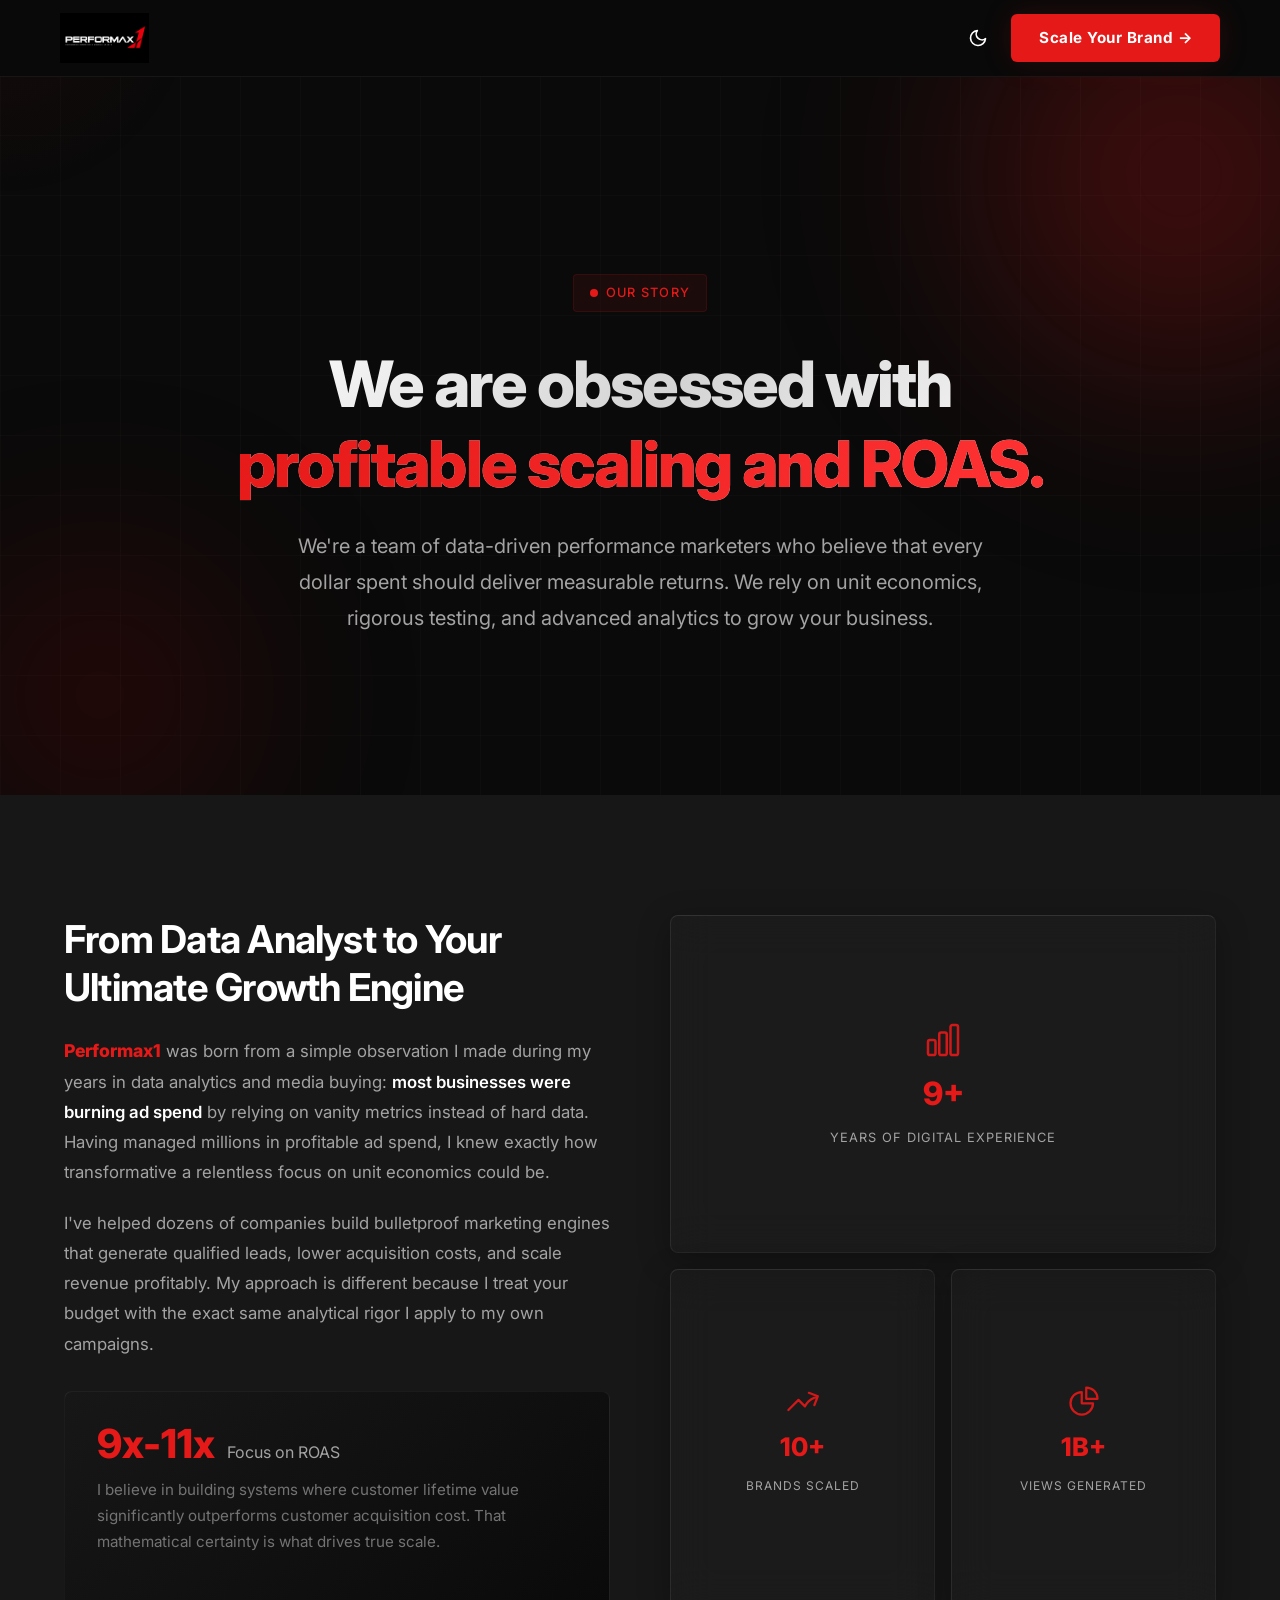
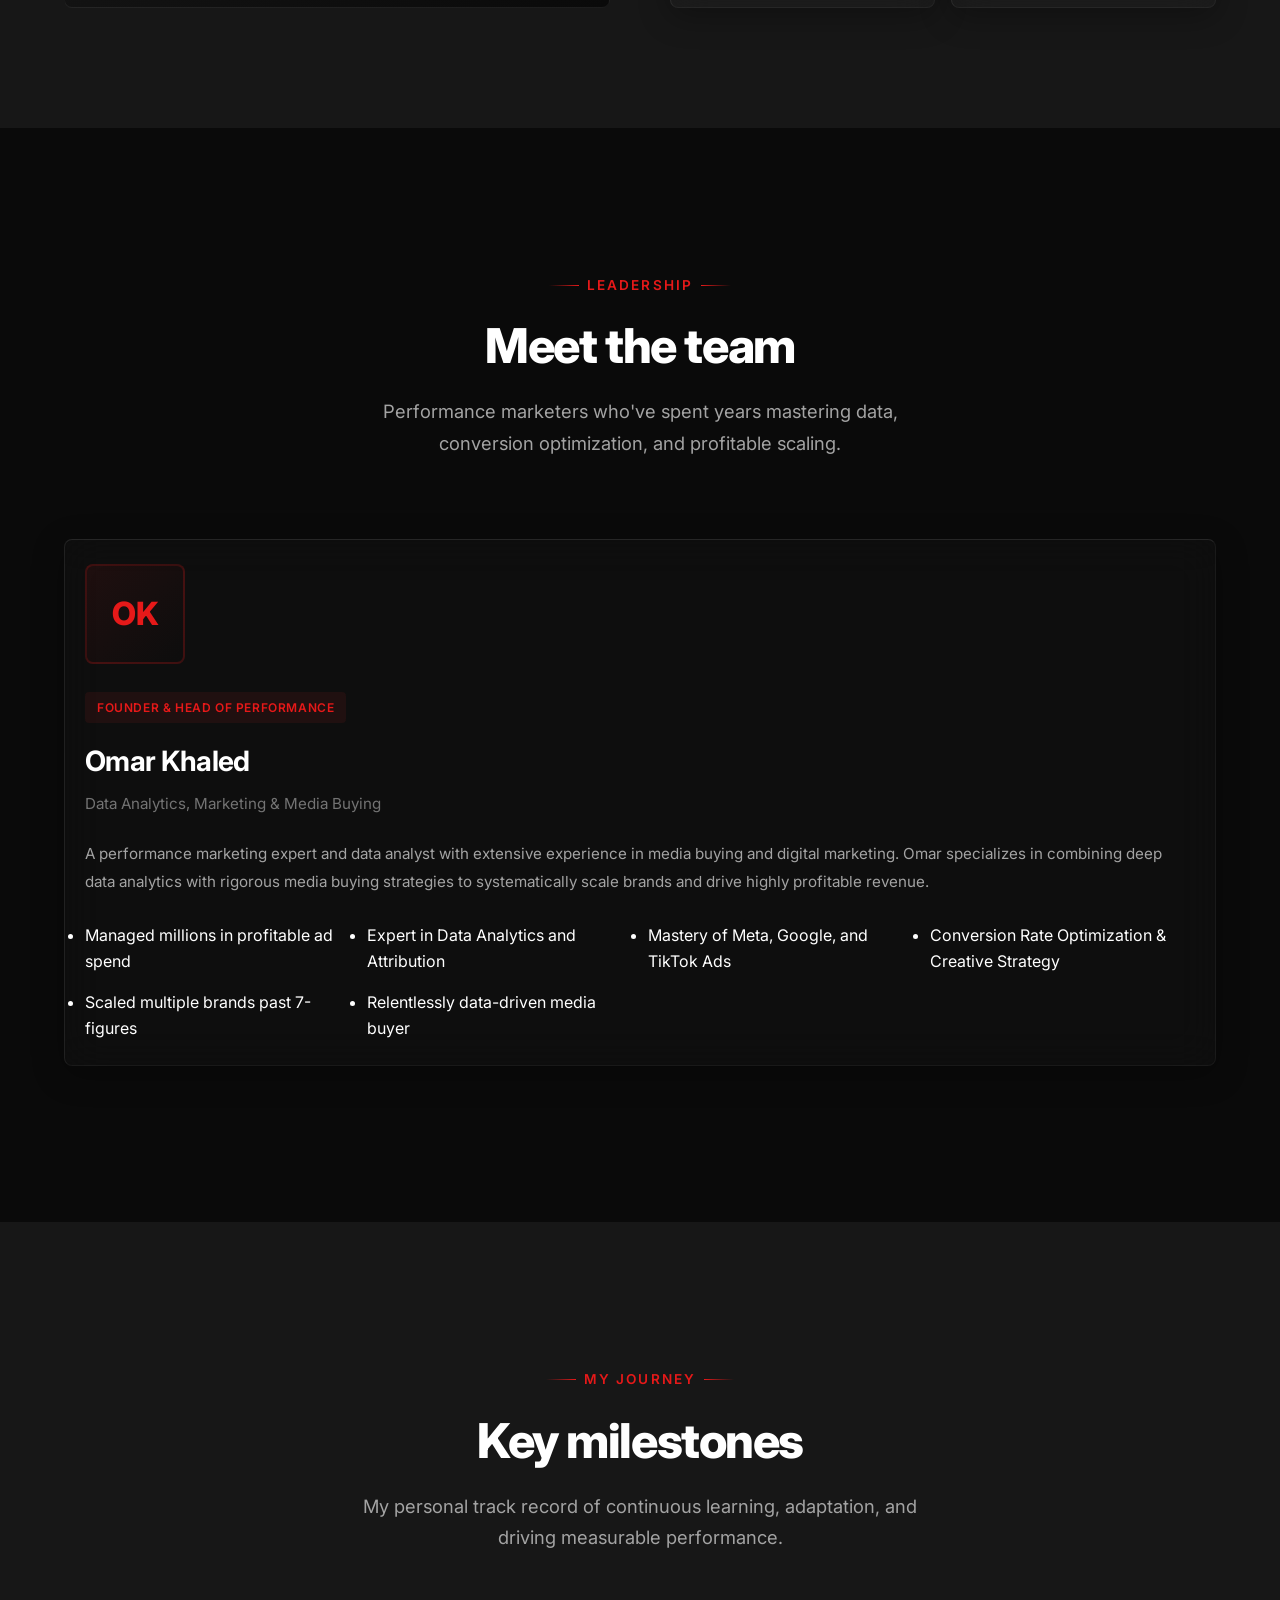
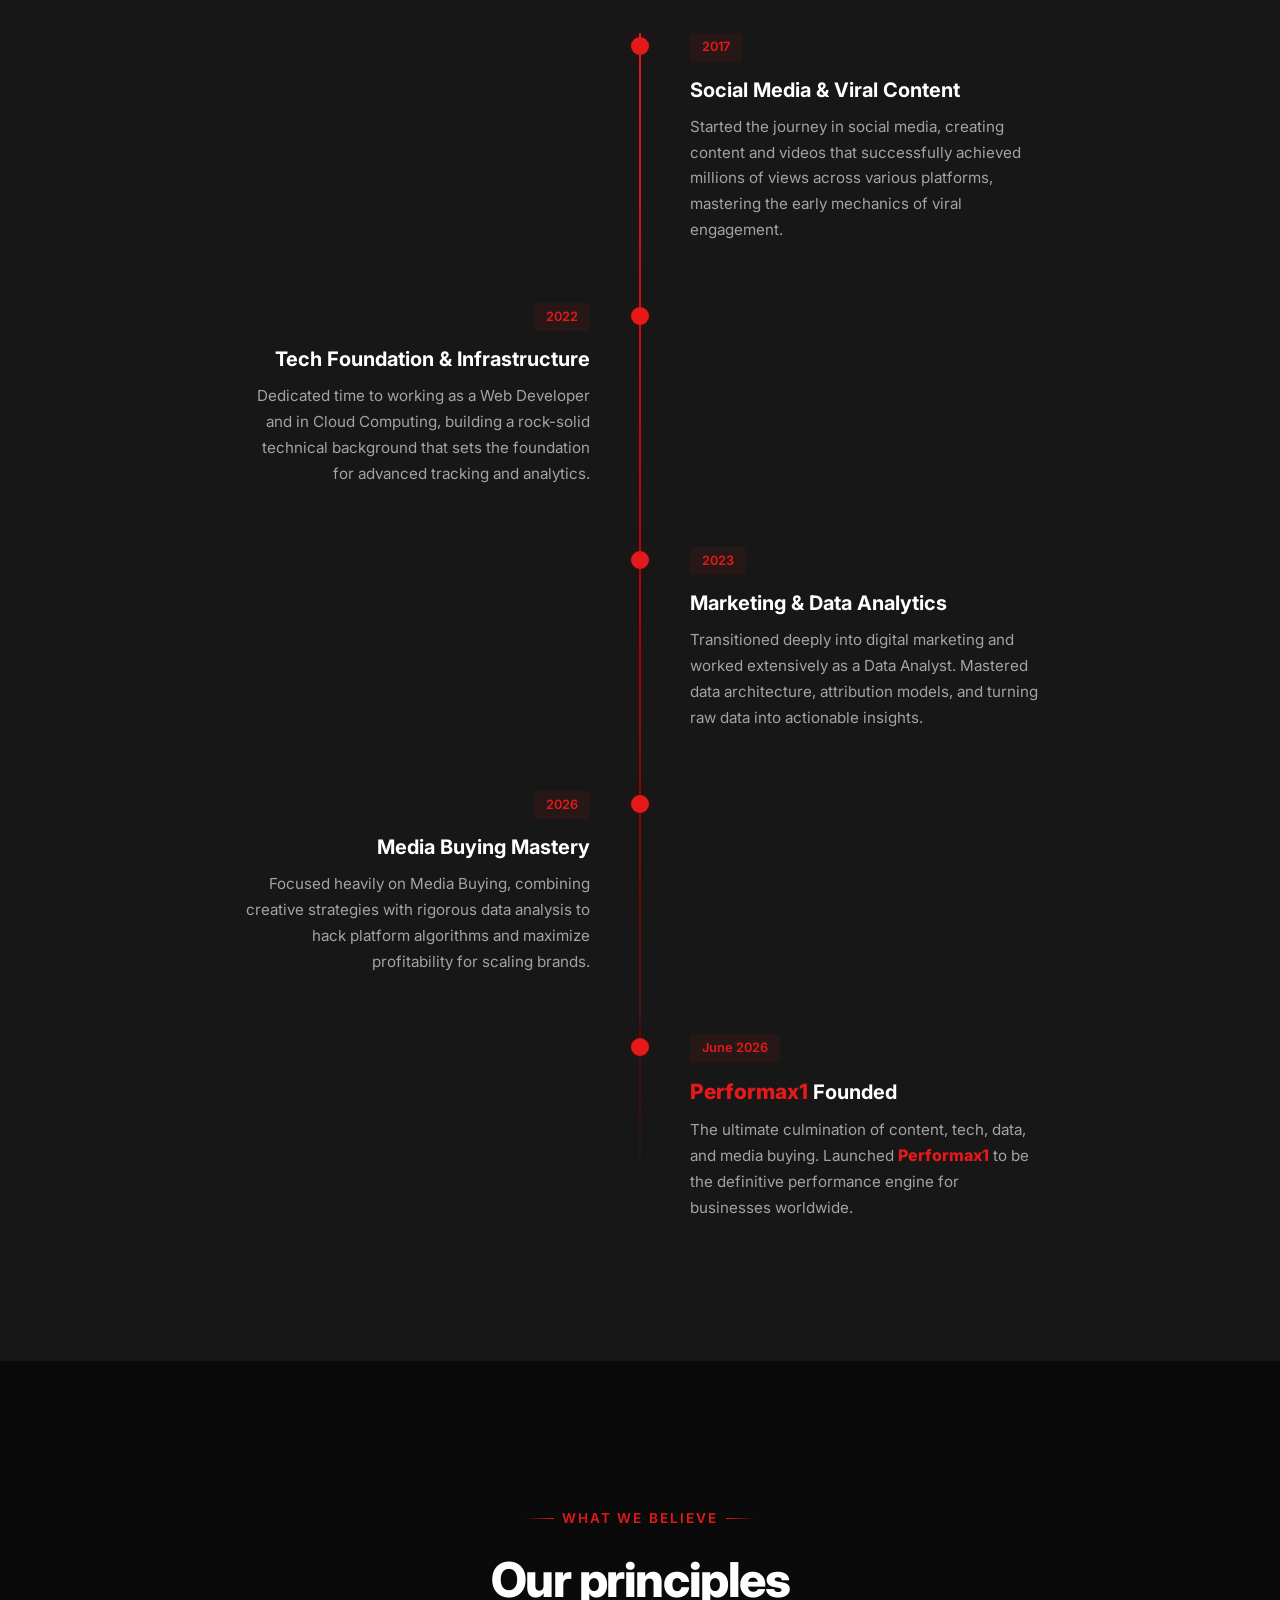
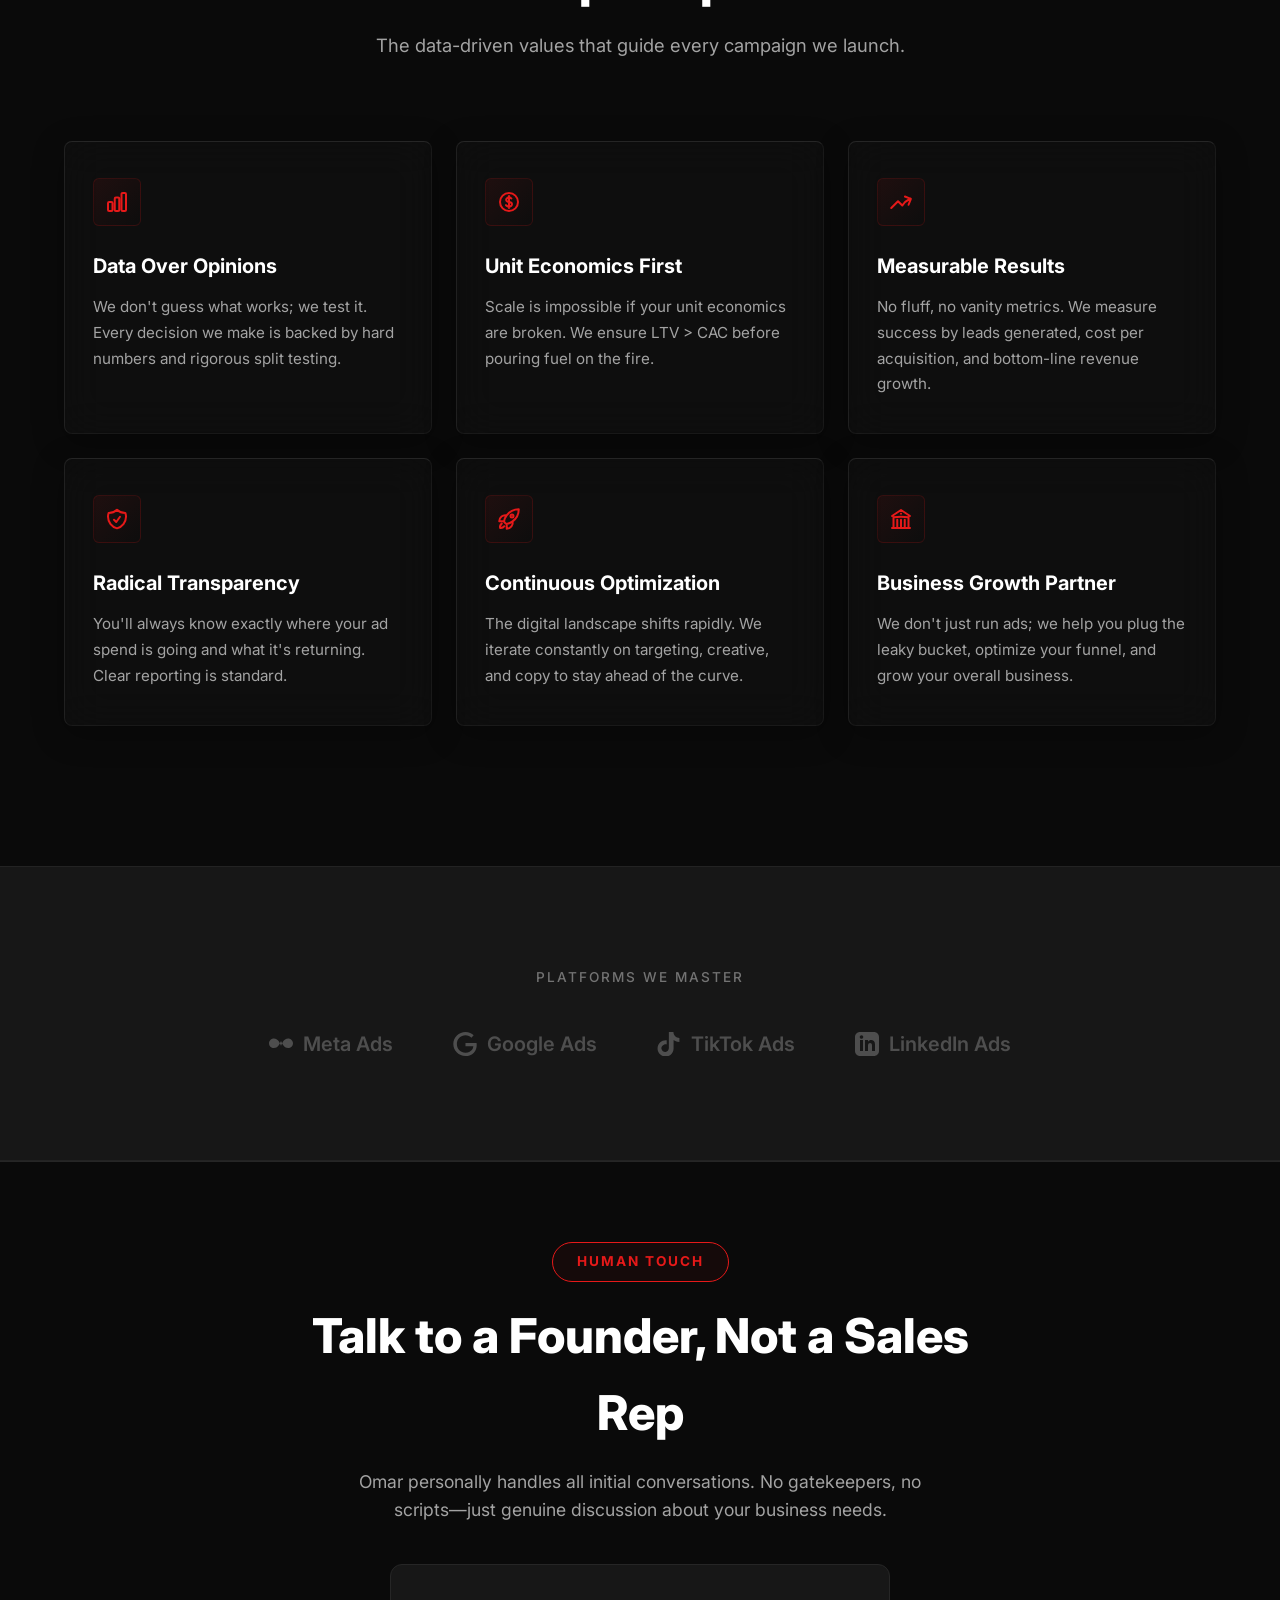
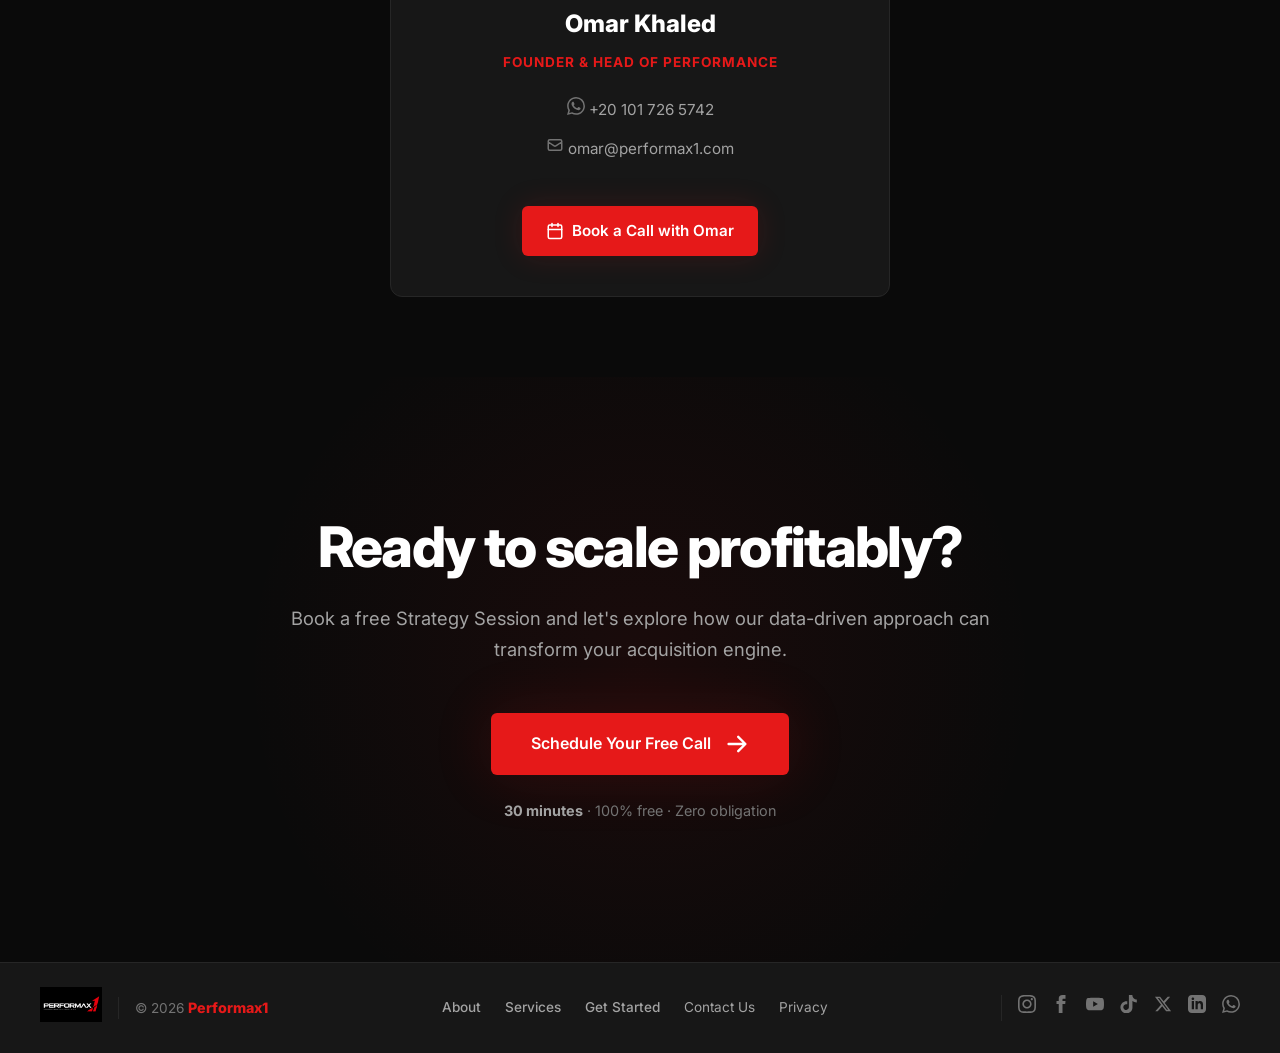
<file: about.html>
﻿<!DOCTYPE html>
<html lang="en">

<head>
    <!-- Google Tag Manager -->
    <script>(function(w,d,s,l,i){w[l]=w[l]||[];w[l].push({'gtm.start':
    new Date().getTime(),event:'gtm.js'});var f=d.getElementsByTagName(s)[0],
    j=d.createElement(s),dl=l!='dataLayer'?'&l='+l:'';j.async=true;j.src=
    'https://www.googletagmanager.com/gtm.js?id='+i+dl;f.parentNode.insertBefore(j,f);
    })(window,document,'script','dataLayer','GTM-562XD9CG');</script>
    <!-- End Google Tag Manager -->
    <!-- Google tag (gtag.js) -->
    <script async src="https://www.googletagmanager.com/gtag/js?id=G-3HTBGZN9Y8"></script>
    <script>
      window.dataLayer = window.dataLayer || [];
      function gtag(){dataLayer.push(arguments);}
      gtag('js', new Date());

      gtag('config', 'G-3HTBGZN9Y8');
    </script>
    <meta charset="UTF-8">
    <meta name="viewport" content="width=device-width, initial-scale=1.0">
    <title>About Us | Performax1</title>
    <meta name="description"
        content="Meet the team behind Performax1. Learn about our mission to transform businesses through data-driven performance marketing, profitable scaling, and ROAS optimization.">
    <link rel="preconnect" href="https://fonts.googleapis.com">
    <link rel="preconnect" href="https://fonts.gstatic.com" crossorigin>
    <link href="https://fonts.googleapis.com/css2?family=Inter:wght@300;400;500;600;700;800&display=swap"
        rel="stylesheet">

    <link rel="stylesheet" href="assets/css/global.css">
    <link rel="icon" type="image/png" href="images/favicon-2.png">
    <link rel="stylesheet" href="assets/css/about.css">

    <style>
        /* --- Mobile Overrides for Inline Styles --- */
        @media (max-width: 768px) {

            /* Navbar CTA */
            .nav-cta {
                padding: 6px 10px !important;
                font-size: 12px !important;
            }

            /* Process Grid (index.html) */
            section#process>.container>div {
                grid-template-columns: 1fr !important;
                padding-bottom: 3rem !important;
                /* Fix spacing below last card */
            }

            section#process .container>div>div {
                text-align: center !important;
                display: flex !important;
                flex-direction: column !important;
                align-items: center !important;
            }

            section#process .container>div>div>div:first-child {
                left: 50% !important;
                transform: translateX(-50%) !important;
                text-align: center !important;
            }

            section#process .container>div>div ul {
                display: inline-block !important;
                text-align: left !important;
            }

            /* Footer */
            footer>.container {
                align-items: center !important;
            }

            footer>.container>div:first-child {
                flex-direction: column !important;
                align-items: center !important;
                text-align: center !important;
            }

            footer .footer-links {
                flex-direction: column !important;
                align-items: center !important;
                gap: 1rem !important;
            }

            footer>.container>div:last-child {
                flex-direction: column !important;
                align-items: center !important;
                text-align: center !important;
                gap: 1rem !important;
            }
        }
    </style>


    <style>
        body {
            padding-top: 75px;
        }
    </style>
</head>

<body>
    <!-- Google Tag Manager (noscript) -->
    <noscript><iframe src="https://www.googletagmanager.com/ns.html?id=GTM-562XD9CG"
    height="0" width="0" style="display:none;visibility:hidden"></iframe></noscript>
    <!-- End Google Tag Manager (noscript) -->
    <!-- Scroll Progress -->
    <div class="scroll-progress" id="scrollProgress"></div>

    <!-- Cursor Glow Effect -->
    <div class="cursor-glow" id="cursorGlow"></div>

    <!-- Navigation -->
    <nav id="navbar"
        style="position: fixed; top: 0; left: 0; right: 0; z-index: 1000; background: rgba(10,10,10,0.95); backdrop-filter: blur(12px); border-bottom: 1px solid rgba(255,255,255,0.05); padding: 0.8rem 0; transition: all 0.3s ease;">
        <div class="container nav-content"
            style="display: flex; justify-content: space-between; align-items: center; max-width: 1200px; margin: 0 auto; padding: 0 20px;">
            <a href="index.html" class="logo"><img src="images/logo.png" class="theme-logo dark-logo" alt="Performax1"
                    style="height: 50px; width: auto; object-fit: contain;"><img src="images/logo-light.png"
                    class="theme-logo light-logo" alt="Performax1"
                    style="height: 50px; width: auto; object-fit: contain;"></a>
            <div style="display: flex; align-items: center;">
                <button id="theme-toggle" aria-label="Toggle Theme"
                    style="background: none; border: none; cursor: pointer; padding: 8px; color: var(--text-primary); display: flex; align-items: center; justify-content: center; margin-right: 15px; transition: color 0.3s;">
                    <svg class="sun-icon" xmlns="http://www.w3.org/2000/svg" width="20" height="20" viewBox="0 0 24 24"
                        fill="none" stroke="currentColor" stroke-width="2" stroke-linecap="round"
                        stroke-linejoin="round" style="display: none;">
                        <circle cx="12" cy="12" r="5"></circle>
                        <line x1="12" y1="1" x2="12" y2="3"></line>
                        <line x1="12" y1="21" x2="12" y2="23"></line>
                        <line x1="4.22" y1="4.22" x2="5.64" y2="5.64"></line>
                        <line x1="18.36" y1="18.36" x2="19.78" y2="19.78"></line>
                        <line x1="1" y1="12" x2="3" y2="12"></line>
                        <line x1="21" y1="12" x2="23" y2="12"></line>
                        <line x1="4.22" y1="19.78" x2="5.64" y2="18.36"></line>
                        <line x1="18.36" y1="5.64" x2="19.78" y2="4.22"></line>
                    </svg>
                    <svg class="moon-icon" xmlns="http://www.w3.org/2000/svg" width="20" height="20" viewBox="0 0 24 24"
                        fill="none" stroke="currentColor" stroke-width="2" stroke-linecap="round"
                        stroke-linejoin="round">
                        <path d="M21 12.79A9 9 0 1 1 11.21 3 7 7 0 0 0 21 12.79z"></path>
                    </svg>
                </button>
                <a href="getting-started.html" class="nav-cta"
                    style="color: #ffffff !important; padding: 12px 28px; font-weight: 700; font-size: 0.95rem; letter-spacing: 0.5px;">
                    Scale Your Brand &rarr;
                </a>
            </div>
        </div>
    </nav>

    <!-- Hero Section -->
    <section class="hero">
        <div class="hero-background">
            <div class="gradient-orb orb-1"></div>
            <div class="gradient-orb orb-2"></div>
        </div>

        <div class="hero-content">
            <div class="hero-badge reveal">
                Our Story
            </div>
            <h1 class="reveal reveal-delay-1">
                We are obsessed with <span class="highlight">profitable scaling and ROAS.</span>
            </h1>
            <p class="hero-subtitle reveal reveal-delay-2">
                We're a team of data-driven performance marketers who believe that every dollar spent should deliver
                measurable returns. We rely on unit economics, rigorous testing, and advanced analytics to grow your
                business.
            </p>
        </div>
    </section>

    <!-- Story Section -->
    <section class="story-section">
        <div class="container">
            <div class="story-content">
                <div class="story-text reveal">
                    <h2>From Data Analyst to Your Ultimate Growth Engine</h2>
                    <p>
                        <span class="brand-text">Performax1</span> was born from a simple observation I made during my
                        years in data analytics and
                        media buying: <strong>most businesses were burning ad spend</strong> by relying on vanity
                        metrics instead of hard data. Having managed millions in profitable ad spend, I knew exactly how
                        transformative a relentless focus on unit economics could be.
                    </p>
                    <p>
                        I've helped dozens of companies build bulletproof marketing engines that generate qualified
                        leads, lower acquisition costs, and scale revenue profitably. My approach is different because I
                        treat your budget with the exact same analytical rigor I apply to my own campaigns.
                    </p>
                    <div class="story-highlight">
                        <div class="story-highlight-stat">
                            <span class="number">9x-11x</span>
                            <span class="label">Focus on ROAS</span>
                        </div>
                        <p>I believe in building systems where customer lifetime value significantly outperforms
                            customer acquisition cost. That mathematical certainty is what drives true scale.</p>
                    </div>
                </div>
                <div class="story-visual reveal reveal-delay-1">
                    <div class="story-image-grid">
                        <div class="story-image large"
                            style="flex-direction: column; justify-content: center; align-items: center; gap: 0.5rem;">
                            <svg xmlns="http://www.w3.org/2000/svg" fill="none" viewBox="0 0 24 24"
                                stroke="currentColor" stroke-width="1.5" style="width: 40px; height: 40px;">
                                <path stroke-linecap="round" stroke-linejoin="round"
                                    d="M3 13.125C3 12.504 3.504 12 4.125 12h2.25c.621 0 1.125.504 1.125 1.125v6.75C7.5 20.496 6.996 21 6.375 21h-2.25A1.125 1.125 0 013 19.875v-6.75zM9.75 8.625c0-.621.504-1.125 1.125-1.125h2.25c.621 0 1.125.504 1.125 1.125v11.25c0 .621-.504 1.125-1.125 1.125h-2.25a1.125 1.125 0 01-1.125-1.125V8.625zM16.5 4.125c0-.621.504-1.125 1.125-1.125h2.25C20.496 3 21 3.504 21 4.125v15.75c0 .621-.504 1.125-1.125 1.125h-2.25a1.125 1.125 0 01-1.125-1.125V4.125z" />
                            </svg>
                            <span style="font-size: 2rem; font-weight: 800; color: var(--color-primary);">9+</span>
                            <span
                                style="font-size: 0.8rem; color: var(--text-secondary); text-align: center; text-transform: uppercase; letter-spacing: 1px;">Years
                                of Digital Experience</span>
                        </div>
                        <div class="story-image"
                            style="flex-direction: column; justify-content: center; align-items: center; gap: 0.5rem;">
                            <svg xmlns="http://www.w3.org/2000/svg" fill="none" viewBox="0 0 24 24"
                                stroke="currentColor" stroke-width="1.5" style="width: 36px; height: 36px;">
                                <path stroke-linecap="round" stroke-linejoin="round"
                                    d="M2.25 18L9 11.25l4.306 4.307a11.95 11.95 0 015.814-5.519l2.74-1.22m0 0l-5.94-2.28m5.94 2.28l-2.28 5.941" />
                            </svg>
                            <span style="font-size: 1.6rem; font-weight: 800; color: var(--color-primary);">10+</span>
                            <span
                                style="font-size: 0.75rem; color: var(--text-secondary); text-align: center; text-transform: uppercase; letter-spacing: 1px;">Brands
                                Scaled</span>
                        </div>
                        <div class="story-image"
                            style="flex-direction: column; justify-content: center; align-items: center; gap: 0.5rem;">
                            <svg xmlns="http://www.w3.org/2000/svg" fill="none" viewBox="0 0 24 24"
                                stroke="currentColor" stroke-width="1.5" style="width: 36px; height: 36px;">
                                <path stroke-linecap="round" stroke-linejoin="round"
                                    d="M10.5 6a7.5 7.5 0 107.5 7.5h-7.5V6z" />
                                <path stroke-linecap="round" stroke-linejoin="round"
                                    d="M13.5 10.5H21A7.5 7.5 0 0013.5 3v7.5z" />
                            </svg>
                            <span style="font-size: 1.6rem; font-weight: 800; color: var(--color-primary);">1B+</span>
                            <span
                                style="font-size: 0.75rem; color: var(--text-secondary); text-align: center; text-transform: uppercase; letter-spacing: 1px;">Views
                                Generated</span>
                        </div>
                    </div>
                </div>
            </div>
        </div>
    </section>

    <!-- Founders Section -->
    <section class="founders-section" id="team">
        <div class="container">
            <div class="section-header reveal">
                <span class="section-tag">Leadership</span>
                <h2 class="section-title">Meet the team</h2>
                <p class="section-subtitle">Performance marketers who've spent years mastering data, conversion
                    optimization, and profitable scaling.</p>
            </div>

            <div class="founders-grid">
                <div class="founder-card reveal reveal-delay-1"
                    style="grid-column: 1 / -1; max-width: 800px; margin: 0 auto;">
                    <div class="founder-avatar">OK</div>
                    <span class="founder-role">Founder & Head of Performance</span>
                    <h3 class="founder-name">Omar Khaled</h3>
                    <p class="founder-title">Data Analytics, Marketing & Media Buying</p>
                    <p class="founder-bio">
                        A performance marketing expert and data analyst with extensive experience in media buying and
                        digital marketing. Omar specializes in combining deep data analytics with rigorous media buying
                        strategies to systematically scale brands and drive highly profitable revenue.
                    </p>
                    <ul class="founder-bullets"
                        style="display: grid; grid-template-columns: repeat(auto-fit, minmax(250px, 1fr)); gap: 1rem;">
                        <li>Managed millions in profitable ad spend</li>
                        <li>Expert in Data Analytics and Attribution</li>
                        <li>Mastery of Meta, Google, and TikTok Ads</li>
                        <li>Conversion Rate Optimization & Creative Strategy</li>
                        <li>Scaled multiple brands past 7-figures</li>
                        <li>Relentlessly data-driven media buyer</li>
                    </ul>
                </div>
            </div>
        </div>
    </section>

    <!-- Timeline Section -->
    <section class="timeline-section">
        <div class="container">
            <div class="section-header reveal">
                <span class="section-tag">My Journey</span>
                <h2 class="section-title">Key milestones</h2>
                <p class="section-subtitle">My personal track record of continuous learning, adaptation, and driving
                    measurable performance.</p>
            </div>

            <div class="timeline">
                <div class="timeline-item reveal">
                    <div class="timeline-dot"></div>
                    <span class="timeline-year">2017</span>
                    <h3 class="timeline-title">Social Media & Viral Content</h3>
                    <p class="timeline-description">Started the journey in social media, creating content and videos
                        that successfully achieved millions of views across various platforms, mastering the early
                        mechanics of viral engagement.</p>
                </div>

                <div class="timeline-item reveal reveal-delay-1">
                    <div class="timeline-dot"></div>
                    <span class="timeline-year">2022</span>
                    <h3 class="timeline-title">Tech Foundation & Infrastructure</h3>
                    <p class="timeline-description">Dedicated time to working as a Web Developer and in Cloud Computing,
                        building a rock-solid technical background that sets the foundation for advanced tracking and
                        analytics.</p>
                </div>

                <div class="timeline-item reveal reveal-delay-2">
                    <div class="timeline-dot"></div>
                    <span class="timeline-year">2023</span>
                    <h3 class="timeline-title">Marketing & Data Analytics</h3>
                    <p class="timeline-description">Transitioned deeply into digital marketing and worked extensively as
                        a Data Analyst. Mastered data architecture, attribution models, and turning raw data into
                        actionable insights.</p>
                </div>

                <div class="timeline-item reveal reveal-delay-3">
                    <div class="timeline-dot"></div>
                    <span class="timeline-year">2026</span>
                    <h3 class="timeline-title">Media Buying Mastery</h3>
                    <p class="timeline-description">Focused heavily on Media Buying, combining creative strategies with
                        rigorous data analysis to hack platform algorithms and maximize profitability for scaling
                        brands.</p>
                </div>

                <div class="timeline-item reveal reveal-delay-4">
                    <div class="timeline-dot"></div>
                    <span class="timeline-year">June 2026</span>
                    <h3 class="timeline-title"><span class="brand-text">Performax1</span> Founded</h3>
                    <p class="timeline-description">The ultimate culmination of content, tech, data, and media buying.
                        Launched <span class="brand-text">Performax1</span> to be the definitive performance engine for
                        businesses worldwide.</p>
                </div>
            </div>
        </div>
    </section>

    <!-- Values Section -->
    <section class="values-section">
        <div class="container">
            <div class="section-header reveal">
                <span class="section-tag">What We Believe</span>
                <h2 class="section-title">Our principles</h2>
                <p class="section-subtitle">The data-driven values that guide every campaign we launch.</p>
            </div>

            <div class="values-grid">
                <div class="value-card reveal reveal-delay-1">
                    <div class="value-icon">
                        <svg xmlns="http://www.w3.org/2000/svg" fill="none" viewBox="0 0 24 24" stroke="currentColor"
                            stroke-width="2">
                            <path stroke-linecap="round" stroke-linejoin="round"
                                d="M3 13.125C3 12.504 3.504 12 4.125 12h2.25c.621 0 1.125.504 1.125 1.125v6.75C7.5 20.496 6.996 21 6.375 21h-2.25A1.125 1.125 0 013 19.875v-6.75zM9.75 8.625c0-.621.504-1.125 1.125-1.125h2.25c.621 0 1.125.504 1.125 1.125v11.25c0 .621-.504 1.125-1.125 1.125h-2.25a1.125 1.125 0 01-1.125-1.125V8.625zM16.5 4.125c0-.621.504-1.125 1.125-1.125h2.25C20.496 3 21 3.504 21 4.125v15.75c0 .621-.504 1.125-1.125 1.125h-2.25a1.125 1.125 0 01-1.125-1.125V4.125z" />
                        </svg>
                    </div>
                    <h3 class="value-title">Data Over Opinions</h3>
                    <p class="value-description">We don't guess what works; we test it. Every decision we make is backed
                        by hard numbers and rigorous split testing.</p>
                </div>

                <div class="value-card reveal reveal-delay-2">
                    <div class="value-icon">
                        <svg xmlns="http://www.w3.org/2000/svg" fill="none" viewBox="0 0 24 24" stroke="currentColor"
                            stroke-width="2">
                            <path stroke-linecap="round" stroke-linejoin="round"
                                d="M12 6v12m-3-2.818l.879.659c1.171.879 3.07.879 4.242 0 1.172-.879 1.172-2.303 0-3.182C13.536 12.219 12.768 12 12 12c-.725 0-1.45-.22-2.003-.659-1.106-.879-1.106-2.303 0-3.182s2.9-.879 4.006 0l.415.33M21 12a9 9 0 11-18 0 9 9 0 0118 0z" />
                        </svg>
                    </div>
                    <h3 class="value-title">Unit Economics First</h3>
                    <p class="value-description">Scale is impossible if your unit economics are broken. We ensure LTV >
                        CAC before pouring fuel on the fire.</p>
                </div>

                <div class="value-card reveal reveal-delay-3">
                    <div class="value-icon">
                        <svg xmlns="http://www.w3.org/2000/svg" fill="none" viewBox="0 0 24 24" stroke="currentColor"
                            stroke-width="2">
                            <path stroke-linecap="round" stroke-linejoin="round"
                                d="M2.25 18L9 11.25l4.306 4.307a11.95 11.95 0 015.814-5.519l2.74-1.22m0 0l-5.94-2.28m5.94 2.28l-2.28 5.941" />
                        </svg>
                    </div>
                    <h3 class="value-title">Measurable Results</h3>
                    <p class="value-description">No fluff, no vanity metrics. We measure success by leads generated,
                        cost per acquisition, and bottom-line revenue growth.</p>
                </div>

                <div class="value-card reveal reveal-delay-1">
                    <div class="value-icon">
                        <svg xmlns="http://www.w3.org/2000/svg" fill="none" viewBox="0 0 24 24" stroke="currentColor"
                            stroke-width="2">
                            <path stroke-linecap="round" stroke-linejoin="round"
                                d="M9 12.75L11.25 15 15 9.75m-3-7.036A11.959 11.959 0 013.598 6 11.99 11.99 0 003 9.749c0 5.592 3.824 10.29 9 11.623 5.176-1.332 9-6.03 9-11.622 0-1.31-.21-2.571-.598-3.751h-.152c-3.196 0-6.1-1.248-8.25-3.285z" />
                        </svg>
                    </div>
                    <h3 class="value-title">Radical Transparency</h3>
                    <p class="value-description">You'll always know exactly where your ad spend is going and what it's
                        returning. Clear reporting is standard.</p>
                </div>

                <div class="value-card reveal reveal-delay-2">
                    <div class="value-icon">
                        <svg xmlns="http://www.w3.org/2000/svg" fill="none" viewBox="0 0 24 24" stroke="currentColor"
                            stroke-width="2">
                            <path stroke-linecap="round" stroke-linejoin="round"
                                d="M15.59 14.37a6 6 0 01-5.84 7.38v-4.8m5.84-2.58a14.98 14.98 0 006.16-12.12A14.98 14.98 0 009.631 8.41m5.96 5.96a14.926 14.926 0 01-5.841 2.58m-.119-8.54a6 6 0 00-7.381 5.84h4.8m2.581-5.84a14.927 14.927 0 00-2.58 5.84m2.699 2.7c-.103.021-.207.041-.311.06a15.09 15.09 0 01-2.448-2.448 14.9 14.9 0 01.06-.312m-2.24 2.39a4.493 4.493 0 00-1.757 4.306 4.493 4.493 0 004.306-1.758M16.5 9a1.5 1.5 0 11-3 0 1.5 1.5 0 013 0z" />
                        </svg>
                    </div>
                    <h3 class="value-title">Continuous Optimization</h3>
                    <p class="value-description">The digital landscape shifts rapidly. We iterate constantly on
                        targeting, creative, and copy to stay ahead of the curve.</p>
                </div>

                <div class="value-card reveal reveal-delay-3">
                    <div class="value-icon">
                        <svg xmlns="http://www.w3.org/2000/svg" fill="none" viewBox="0 0 24 24" stroke="currentColor"
                            stroke-width="2">
                            <path stroke-linecap="round" stroke-linejoin="round"
                                d="M12 21v-8.25M15.75 21v-8.25M8.25 21v-8.25M3 9l9-6 9 6m-1.5 12V10.332A48.36 48.36 0 0012 9.75c-2.551 0-5.056.2-7.5.582V21M3 21h18M12 6.75h.008v.008H12V6.75z" />
                        </svg>
                    </div>
                    <h3 class="value-title">Business Growth Partner</h3>
                    <p class="value-description">We don't just run ads; we help you plug the leaky bucket, optimize your
                        funnel, and grow your overall business.</p>
                </div>
            </div>
        </div>
    </section>

    <!-- Press Section -->
    <section class="press-section">
        <p class="press-label reveal">Platforms We Master</p>
        <div class="press-logos reveal reveal-delay-1">
            <span class="press-logo" style="display: flex; align-items: center; gap: 10px;">
                <svg viewBox="0 0 24 24" width="24" height="24" fill="currentColor">
                    <path
                        d="M19.167 6.449C16.96 6.449 14.887 7.747 13.91 9.774L12 13.687l-1.91-3.913c-.977-2.027-3.05-3.325-5.257-3.325C2.164 6.449 0 8.613 0 11.282c0 2.67 2.164 4.833 4.833 4.833 2.207 0 4.28-1.298 5.257-3.325l1.91-3.913 1.91 3.913c.977 2.027 3.05 3.325 5.257 3.325 2.669 0 4.833-2.163 4.833-4.833 0-2.669-2.164-4.833-4.833-4.833z" />
                </svg>
                Meta Ads
            </span>
            <span class="press-logo" style="display: flex; align-items: center; gap: 10px;">
                <svg viewBox="0 0 24 24" width="24" height="24" fill="currentColor">
                    <path
                        d="M12.48 10.92v3.28h7.84c-.24 1.84-.853 3.187-1.787 4.133-1.147 1.147-2.933 2.4-6.053 2.4-4.827 0-8.6-3.893-8.6-8.72s3.773-8.72 8.6-8.72c2.6 0 4.507 1.027 5.907 2.347l2.307-2.307C18.747 1.44 16.133 0 12.48 0 5.867 0 .307 5.387.307 12s5.56 12 12.173 12c3.573 0 6.267-1.173 8.373-3.36 2.16-2.16 2.84-5.213 2.84-7.667 0-.76-.053-1.467-.173-2.053H12.48z" />
                </svg>
                Google Ads
            </span>
            <span class="press-logo" style="display: flex; align-items: center; gap: 10px;">
                <svg viewBox="0 0 24 24" width="24" height="24" fill="currentColor">
                    <path
                        d="M12.525.02c1.31-.02 2.61-.01 3.91-.02.08 1.53.63 3.09 1.75 4.17 1.12 1.11 2.7 1.62 4.24 1.79v4.03c-1.44-.05-2.89-.35-4.2-.97-.57-.26-1.1-.59-1.62-.93-.01 2.92.01 5.84-.02 8.75-.08 2.22-1.12 4.39-2.9 5.86-1.6 1.33-3.69 2.01-5.75 1.83-2.11-.18-4.08-1.21-5.46-2.82-1.37-1.6-2.03-3.7-1.89-5.8.14-2.1 1.09-4.08 2.62-5.54 1.5-1.42 3.56-2.22 5.62-2.16.29 0 .59.02.88.06v4.13c-.92-.2-1.89-.13-2.76.24-.87.37-1.61 1.01-2.07 1.82-.46.8-.59 1.76-.36 2.65.23.88.75 1.65 1.48 2.15.73.5 1.63.74 2.52.66.89-.08 1.71-.5 2.33-1.17.61-.66.97-1.54 1-2.45.04-3.15.01-6.29.02-9.44.02-4.22-.03-8.43.05-12.65z" />
                </svg>
                TikTok Ads
            </span>
            <span class="press-logo" style="display: flex; align-items: center; gap: 10px;">
                <svg viewBox="0 0 24 24" width="24" height="24" fill="currentColor">
                    <path
                        d="M19 0h-14c-2.761 0-5 2.239-5 5v14c0 2.761 2.239 5 5 5h14c2.762 0 5-2.239 5-5v-14c0-2.761-2.238-5-5-5zm-11 19h-3v-11h3v11zm-1.5-12.268c-.966 0-1.75-.79-1.75-1.764s.784-1.764 1.75-1.764 1.75.79 1.75 1.764-.783 1.764-1.75 1.764zm13.5 12.268h-3v-5.604c0-3.368-4-3.113-4 0v5.604h-3v-11h3v1.765c1.396-2.586 7-2.777 7 2.476v6.759z" />
                </svg>
                LinkedIn Ads
            </span>
        </div>
    </section>

    <!-- Talk to a Founder Section -->
    <section style="padding: 5rem 20px; background: var(--bg-primary); border-top: 1px solid var(--bg-surface-hover);">
        <div class="container" style="max-width: 800px; margin: 0 auto; text-align: center;">
            <div class="reveal">
                <div
                    style="display: inline-block; border: 1px solid var(--color-primary); background: rgba(230, 25, 25, 0.05); padding: 8px 24px; border-radius: 50px; color: var(--color-primary); font-weight: 700; letter-spacing: 2px; text-transform: uppercase; font-size: 0.85rem; margin-bottom: 1rem;">
                    Human Touch</div>
                <h2
                    style="font-size: clamp(2rem, 4vw, 3rem); font-weight: 800; margin-bottom: 1rem; color: var(--text-primary);">
                    Talk to a Founder, Not a Sales Rep</h2>
                <p
                    style="color: var(--text-secondary); max-width: 600px; margin: 0 auto 2.5rem; font-size: 1.1rem; line-height: 1.6;">
                    Omar personally handles all initial conversations. No gatekeepers, no scripts&mdash;just genuine
                    discussion about your business needs.</p>
            </div>
            <div class="reveal reveal-delay-1"
                style="background: var(--bg-surface); padding: 2.5rem; border-radius: 12px; border: 1px solid var(--bg-surface-hover); max-width: 500px; margin: 0 auto;">
                <h3 style="font-size: 1.5rem; font-weight: 800; color: var(--text-primary); margin-bottom: 0.5rem;">Omar
                    Khaled</h3>
                <p class="founder-title"
                    style="color: var(--color-primary) !important; font-weight: 700; letter-spacing: 1px; font-size: 0.85rem; margin-bottom: 1.5rem;">
                    FOUNDER & HEAD OF PERFORMANCE</p>
                <div style="display: flex; flex-direction: column; gap: 0.8rem;">
                    <div class="founder-contact-row">
                        <svg width="18" height="18" viewBox="0 0 24 24" fill="var(--text-muted)" style="flex-shrink: 0; min-width: 18px;">
                            <path d="M17.472 14.382c-.297-.149-1.758-.867-2.03-.967-.273-.099-.471-.148-.67.15-.197.297-.767.966-.94 1.164-.173.199-.347.223-.644.075-.297-.15-1.255-.463-2.39-1.475-.883-.788-1.48-1.761-1.653-2.059-.173-.297-.018-.458.13-.606.134-.133.298-.347.446-.52.149-.174.198-.298.298-.497.099-.198.05-.371-.025-.52-.075-.149-.669-1.612-.916-2.207-.242-.579-.487-.5-.669-.51-.173-.008-.371-.01-.57-.01-.198 0-.52.074-.792.372-.272.297-1.04 1.016-1.04 2.479 0 1.462 1.065 2.875 1.213 3.074.149.198 2.096 3.2 5.077 4.487.709.306 1.262.489 1.694.625.712.227 1.36.195 1.871.118.571-.085 1.758-.719 2.006-1.413.248-.694.248-1.289.173-1.413-.074-.124-.272-.198-.57-.347m-5.421 7.403h-.004a9.87 9.87 0 01-5.031-1.378l-.361-.214-3.741.982.998-3.648-.235-.374a9.86 9.86 0 01-1.51-5.26c.001-5.45 4.436-9.884 9.888-9.884 2.64 0 5.122 1.03 6.988 2.898a9.825 9.825 0 012.893 6.994c-.003 5.45-4.437 9.884-9.885 9.884m8.413-18.297A11.815 11.815 0 0012.05 0C5.495 0 .16 5.335.157 11.892c0 2.096.547 4.142 1.588 5.945L.057 24l6.305-1.654a11.882 11.882 0 005.683 1.448h.005c6.554 0 11.89-5.335 11.893-11.893a11.821 11.821 0 00-3.48-8.413z" />
                        </svg>
                        <a href="http://wa.me/+201017265742" target="_blank" rel="noopener"
                            style="color: var(--text-secondary); text-decoration: none; font-size: clamp(0.75rem, 4vw, 0.95rem); white-space: nowrap;">+20 101 726 5742</a>
                    </div>
                    <div class="founder-contact-row">
                        <svg xmlns="http://www.w3.org/2000/svg" width="18" height="18" fill="none" viewBox="0 0 24 24"
                            stroke="var(--text-muted)" stroke-width="2" style="flex-shrink: 0; min-width: 18px;">
                            <path stroke-linecap="round" stroke-linejoin="round"
                                d="M3 8l7.89 5.26a2 2 0 002.22 0L21 8M5 19h14a2 2 0 002-2V7a2 2 0 00-2-2H5a2 2 0 00-2 2v10a2 2 0 002 2z" />
                        </svg>
                        <a href="mailto:omar@performax1.com"
                            style="color: var(--text-secondary); text-decoration: none; font-size: clamp(0.75rem, 4vw, 0.95rem); white-space: nowrap;">omar@performax1.com</a>
                    </div>
                    <div style="margin-top: 2rem; display: flex; justify-content: center;">
                        <a href="https://calendly.com/performax1/30min" target="_blank" rel="noopener" class="nav-cta"
                            style="display: inline-flex; align-items: center; justify-content: center; gap: 8px; font-size: 0.95rem; padding: 0.8rem 1.5rem;">
                            <svg xmlns="http://www.w3.org/2000/svg" width="18" height="18" viewBox="0 0 24 24"
                                fill="none" stroke="currentColor" stroke-width="2" stroke-linecap="round"
                                stroke-linejoin="round">
                                <rect x="3" y="4" width="18" height="18" rx="2" ry="2"></rect>
                                <line x1="16" y1="2" x2="16" y2="6"></line>
                                <line x1="8" y1="2" x2="8" y2="6"></line>
                                <line x1="3" y1="10" x2="21" y2="10"></line>
                            </svg>
                            Book a Call with Omar
                        </a>
                    </div>
                </div>
            </div>
        </div>
    </section>

    <!-- CTA Section -->
    <section class="cta-section">
        <div class="container">
            <div class="cta-content reveal">
                <h2 class="cta-title">Ready to scale profitably?</h2>
                <p class="cta-subtitle">Book a free Strategy Session and let's explore how our data-driven approach can
                    transform your acquisition engine.</p>
                <a href="getting-started.html" class="cta-button" style="color: #ffffff !important;">
                    Schedule Your Free Call
                    <svg xmlns="http://www.w3.org/2000/svg" viewBox="0 0 20 20" fill="currentColor">
                        <path fill-rule="evenodd"
                            d="M10.293 3.293a1 1 0 011.414 0l6 6a1 1 0 010 1.414l-6 6a1 1 0 01-1.414-1.414L14.586 11H3a1 1 0 110-2h11.586l-4.293-4.293a1 1 0 010-1.414z"
                            clip-rule="evenodd" />
                    </svg>
                </a>
                <p class="cta-note"><strong>30 minutes</strong> · 100% free · Zero obligation</p>
            </div>
        </div>
    </section>

    <!-- Footer -->
    <footer style="background: var(--bg-surface); padding: 1.5rem 20px; border-top: 1px solid var(--bg-surface-hover);">
        <div
            style="max-width: 1200px; margin: 0 auto; display: flex; justify-content: space-between; align-items: center; flex-wrap: wrap; gap: 1.5rem;">

            <!-- Left: Logo & Copyright -->
            <div style="display: flex; align-items: center; gap: 1rem;">
                <a href="index.html"><img src="images/logo.png" class="theme-logo dark-logo" alt="Performax1"
                        style="height: 35px; width: auto; object-fit: contain;"><img src="images/logo-light.png"
                        class="theme-logo light-logo" alt="Performax1"
                        style="height: 35px; width: auto; object-fit: contain;"></a>
                <p
                    style="color: var(--text-muted); font-size: 0.85rem; margin: 0; border-left: 1px solid var(--bg-surface-hover); padding-left: 1rem;">
                    &copy; 2026 <span class="brand-text">Performax1</span></p>
            </div>

            <!-- Center: Links -->
            <div style="display: flex; gap: 1.5rem; flex-wrap: wrap;">
                <a href="about.html"
                    style="color: var(--text-secondary); text-decoration: none; font-size: 0.85rem; font-weight: 500; transition: 0.3s;"
                    onmouseover="this.style.color='var(--color-primary)'"
                    onmouseout="this.style.color='var(--text-secondary)'">About</a>
                <a href="services.html"
                    style="color: var(--text-secondary); text-decoration: none; font-size: 0.85rem; font-weight: 500; transition: 0.3s;"
                    onmouseover="this.style.color='var(--color-primary)'"
                    onmouseout="this.style.color='var(--text-secondary)'">Services</a>
                <a href="getting-started.html"
                    style="color: var(--text-secondary); text-decoration: none; font-size: 0.85rem; font-weight: 500; transition: 0.3s;"
                    onmouseover="this.style.color='var(--color-primary)'"
                    onmouseout="this.style.color='var(--text-secondary)'">Get Started</a>
                <a href="contact.html"
                    style="color: var(--text-secondary); text-decoration: none; font-size: 0.85rem; transition: 0.3s;"
                    onmouseover="this.style.color='var(--color-primary)'"
                    onmouseout="this.style.color='var(--text-secondary)'">Contact Us</a>
                <a href="privacy.html"
                    style="color: var(--text-secondary); text-decoration: none; font-size: 0.85rem; transition: 0.3s;"
                    onmouseover="this.style.color='var(--color-primary)'"
                    onmouseout="this.style.color='var(--text-secondary)'">Privacy</a>
            </div>

            <!-- Right: All 6 Social Icons -->
            <div class="social-wrapper"
                style="display: flex; align-items: center; gap: 1rem; border-left: 1px solid var(--bg-surface-hover); padding-left: 1rem;">
                <!-- Instagram -->
                <a href="#" style="color: var(--text-muted); transition: 0.3s;"
                    onmouseover="this.style.color='var(--color-primary)'"
                    onmouseout="this.style.color='var(--text-muted)'" title="Instagram"><svg width="18" height="18"
                        viewBox="0 0 24 24" fill="currentColor">
                        <path
                            d="M12 2.163c3.204 0 3.584.012 4.85.07 3.252.148 4.771 1.691 4.919 4.919.058 1.265.069 1.645.069 4.849 0 3.205-.012 3.584-.069 4.849-.149 3.225-1.664 4.771-4.919 4.919-1.266.058-1.644.07-4.85.07-3.204 0-3.584-.012-4.849-.07-3.26-.149-4.771-1.699-4.919-4.92-.058-1.265-.07-1.644-.07-4.849 0-3.204.013-3.583.07-4.849.149-3.227 1.664-4.771 4.919-4.919 1.266-.057 1.645-.069 4.849-.069zm0-2.163c-3.259 0-3.667.014-4.947.072-4.358.2-6.78 2.618-6.98 6.98-.059 1.281-.073 1.689-.073 4.948 0 3.259.014 3.668.072 4.948.2 4.358 2.618 6.78 6.98 6.98 1.281.058 1.689.072 4.948.072 3.259 0 3.668-.014 4.948-.072 4.354-.2 6.782-2.618 6.979-6.98.059-1.28.073-1.689.073-4.948 0-3.259-.014-3.667-.072-4.947-.196-4.354-2.617-6.78-6.979-6.98-1.281-.059-1.69-.073-4.949-.073zm0 5.838c-3.403 0-6.162 2.759-6.162 6.162s2.759 6.163 6.162 6.163 6.162-2.759 6.162-6.163c0-3.403-2.759-6.162-6.162-6.162zm0 10.162c-2.209 0-4-1.79-4-4 0-2.209 1.791-4 4-4s4 1.791 4 4c0 2.21-1.791 4-4 4zm6.406-11.845c-.796 0-1.441.645-1.441 1.44s.645 1.44 1.441 1.44c.795 0 1.439-.645 1.439-1.44s-.644-1.44-1.439-1.44z" />
                    </svg></a>
                <!-- Facebook -->
                <a href="https://www.facebook.com/performax1" target="_blank" rel="noopener" style="color: var(--text-muted); transition: 0.3s;"
                    onmouseover="this.style.color='var(--color-primary)'"
                    onmouseout="this.style.color='var(--text-muted)'" title="Facebook"><svg width="18" height="18"
                        viewBox="0 0 24 24" fill="currentColor">
                        <path
                            d="M9 8h-3v4h3v12h5v-12h3.642l.358-4h-4v-1.667c0-.955.192-1.333 1.115-1.333h2.885v-5h-3.808c-3.596 0-5.192 1.583-5.192 4.615v3.385z" />
                    </svg></a>
                <!-- YouTube -->
                <a href="#" style="color: var(--text-muted); transition: 0.3s;"
                    onmouseover="this.style.color='var(--color-primary)'"
                    onmouseout="this.style.color='var(--text-muted)'" title="YouTube"><svg width="18" height="18"
                        viewBox="0 0 24 24" fill="currentColor">
                        <path
                            d="M23.498 6.186a3.016 3.016 0 0 0-2.122-2.136C19.505 3.545 12 3.545 12 3.545s-7.505 0-9.377.505A3.017 3.017 0 0 0 .502 6.186C0 8.07 0 12 0 12s0 3.93.502 5.814a3.016 3.016 0 0 0 2.122 2.136c1.871.505 9.376.505 9.376.505s7.505 0 9.377-.505a3.015 3.015 0 0 0 2.122-2.136C24 15.93 24 12 24 12s0-3.93-.502-5.814zM9.545 15.568V8.432L15.818 12l-6.273 3.568z" />
                    </svg></a>
                <!-- TikTok -->
                <a href="#" style="color: var(--text-muted); transition: 0.3s;"
                    onmouseover="this.style.color='var(--color-primary)'"
                    onmouseout="this.style.color='var(--text-muted)'" title="TikTok"><svg width="18" height="18"
                        viewBox="0 0 24 24" fill="currentColor">
                        <path
                            d="M12.525.02c1.31-.02 2.61-.01 3.91-.02.08 1.53.63 3.09 1.75 4.17 1.12 1.11 2.7 1.62 4.24 1.79v4.03c-1.44-.05-2.89-.35-4.2-.97-.57-.26-1.1-.59-1.62-.93-.01 2.92.01 5.84-.02 8.75-.08 2.22-1.12 4.39-2.9 5.86-1.6 1.33-3.69 2.01-5.75 1.83-2.11-.18-4.08-1.21-5.46-2.82-1.37-1.6-2.03-3.7-1.89-5.8.14-2.1 1.09-4.08 2.62-5.54 1.5-1.42 3.56-2.22 5.62-2.16.29 0 .59.02.88.06v4.13c-.92-.2-1.89-.13-2.76.24-.87.37-1.61 1.01-2.07 1.82-.46.8-.59 1.76-.36 2.65.23.88.75 1.65 1.48 2.15.73.5 1.63.74 2.52.66.89-.08 1.71-.5 2.33-1.17.61-.66.97-1.54 1-2.45.04-3.15.01-6.29.02-9.44.02-4.22-.03-8.43.05-12.65z" />
                    </svg></a>
                <!-- X / Twitter -->
                <a href="#" style="color: var(--text-muted); transition: 0.3s;"
                    onmouseover="this.style.color='var(--color-primary)'"
                    onmouseout="this.style.color='var(--text-muted)'" title="X / Twitter"><svg width="18" height="18"
                        viewBox="0 0 24 24" fill="currentColor">
                        <path
                            d="M18.244 2.25h3.308l-7.227 8.26 8.502 11.24H16.17l-5.214-6.817L4.99 21.75H1.68l7.73-8.835L1.254 2.25H8.08l4.713 6.231zm-1.161 17.52h1.833L7.084 4.126H5.117z" />
                    </svg></a>
                <!-- LinkedIn -->
                <a href="#" style="color: var(--text-muted); transition: 0.3s;"
                    onmouseover="this.style.color='var(--color-primary)'"
                    onmouseout="this.style.color='var(--text-muted)'" title="LinkedIn"><svg width="18" height="18"
                        viewBox="0 0 24 24" fill="currentColor">
                        <path
                            d="M19 0h-14c-2.761 0-5 2.239-5 5v14c0 2.761 2.239 5 5 5h14c2.762 0 5-2.239 5-5v-14c0-2.761-2.238-5-5-5zm-11 19h-3v-11h3v11zm-1.5-12.268c-.966 0-1.75-.79-1.75-1.764s.784-1.764 1.75-1.764 1.75.79 1.75 1.764-.783 1.764-1.75 1.764zm13.5 12.268h-3v-5.604c0-3.368-4-3.113-4 0v5.604h-3v-11h3v1.765c1.396-2.586 7-2.777 7 2.476v6.759z" />
                    </svg></a>
                <!-- WhatsApp -->
                <a href="http://wa.me/+201017265742" target="_blank" rel="noopener" style="color: var(--text-muted); transition: 0.3s;"
                    onmouseover="this.style.color='var(--color-primary)'"
                    onmouseout="this.style.color='var(--text-muted)'" title="WhatsApp"><svg width="18" height="18"
                        viewBox="0 0 24 24" fill="currentColor">
                        <path
                            d="M17.472 14.382c-.297-.149-1.758-.867-2.03-.967-.273-.099-.471-.148-.67.15-.197.297-.767.966-.94 1.164-.173.199-.347.223-.644.075-.297-.15-1.255-.463-2.39-1.475-.883-.788-1.48-1.761-1.653-2.059-.173-.297-.018-.458.13-.606.134-.133.298-.347.446-.52.149-.174.198-.298.298-.497.099-.198.05-.371-.025-.52-.075-.149-.669-1.612-.916-2.207-.242-.579-.487-.5-.669-.51-.173-.008-.371-.01-.57-.01-.198 0-.52.074-.792.372-.272.297-1.04 1.016-1.04 2.479 0 1.462 1.065 2.875 1.213 3.074.149.198 2.096 3.2 5.077 4.487.709.306 1.262.489 1.694.625.712.227 1.36.195 1.871.118.571-.085 1.758-.719 2.006-1.413.248-.694.248-1.289.173-1.413-.074-.124-.272-.198-.57-.347m-5.421 7.403h-.004a9.87 9.87 0 01-5.031-1.378l-.361-.214-3.741.982.998-3.648-.235-.374a9.86 9.86 0 01-1.51-5.26c.001-5.45 4.436-9.884 9.888-9.884 2.64 0 5.122 1.03 6.988 2.898a9.825 9.825 0 012.893 6.994c-.003 5.45-4.437 9.884-9.885 9.884m8.413-18.297A11.815 11.815 0 0012.05 0C5.495 0 .16 5.335.157 11.892c0 2.096.547 4.142 1.588 5.945L.057 24l6.305-1.654a11.882 11.882 0 005.683 1.448h.005c6.554 0 11.89-5.335 11.893-11.893a11.821 11.821 0 00-3.48-8.413z" />
                    </svg></a>
            </div>
        </div>
    </footer>


    <script src="assets/js/main.js"></script>

    <!-- Theme Toggle Script -->
    <script>
        document.addEventListener('DOMContentLoaded', () => {
            const themeToggle = document.getElementById('theme-toggle');
            const currentTheme = localStorage.getItem('theme');
            if (currentTheme) {
                document.body.setAttribute('data-theme', currentTheme);
            }
            if (themeToggle) {
                themeToggle.addEventListener('click', () => {
                    if (document.body.getAttribute('data-theme') === 'light') {
                        document.body.removeAttribute('data-theme');
                        localStorage.setItem('theme', 'dark');
                    } else {
                        document.body.setAttribute('data-theme', 'light');
                        localStorage.setItem('theme', 'light');
                    }
                });
            }
        });
    </script>


    <!-- Scroll to Top Button -->
    <button id="scrollToTopBtn" aria-label="Scroll to top">
        <svg xmlns="http://www.w3.org/2000/svg" width="20" height="20" viewBox="0 0 24 24" fill="none"
            stroke="currentColor" stroke-width="2" stroke-linecap="round" stroke-linejoin="round">
            <path d="M12 19V5M5 12l7-7 7 7" />
        </svg>
    </button>
    <script>
        const scrollToTopBtn = document.getElementById('scrollToTopBtn');
        if (scrollToTopBtn) {
            window.addEventListener('scroll', () => {
                if (window.pageYOffset > 300) {
                    scrollToTopBtn.classList.add('visible');
                } else {
                    scrollToTopBtn.classList.remove('visible');
                }
            });
            scrollToTopBtn.addEventListener('click', () => {
                const startPosition = window.pageYOffset;
                const distance = -startPosition;
                const duration = 600; // ms for smooth scrolling
                let start = null;

                function step(timestamp) {
                    if (!start) start = timestamp;
                    const progress = timestamp - start;
                    // Easing function (easeInOutCubic)
                    const p = Math.min(progress / duration, 1);
                    const ease = p < 0.5 ? 4 * p * p * p : 1 - Math.pow(-2 * p + 2, 3) / 2;

                    window.scrollTo(0, startPosition + distance * ease);

                    if (progress < duration) {
                        window.requestAnimationFrame(step);
                    }
                }
                window.requestAnimationFrame(step);
            });
        }
    </script>
</body>

</html>
</file>
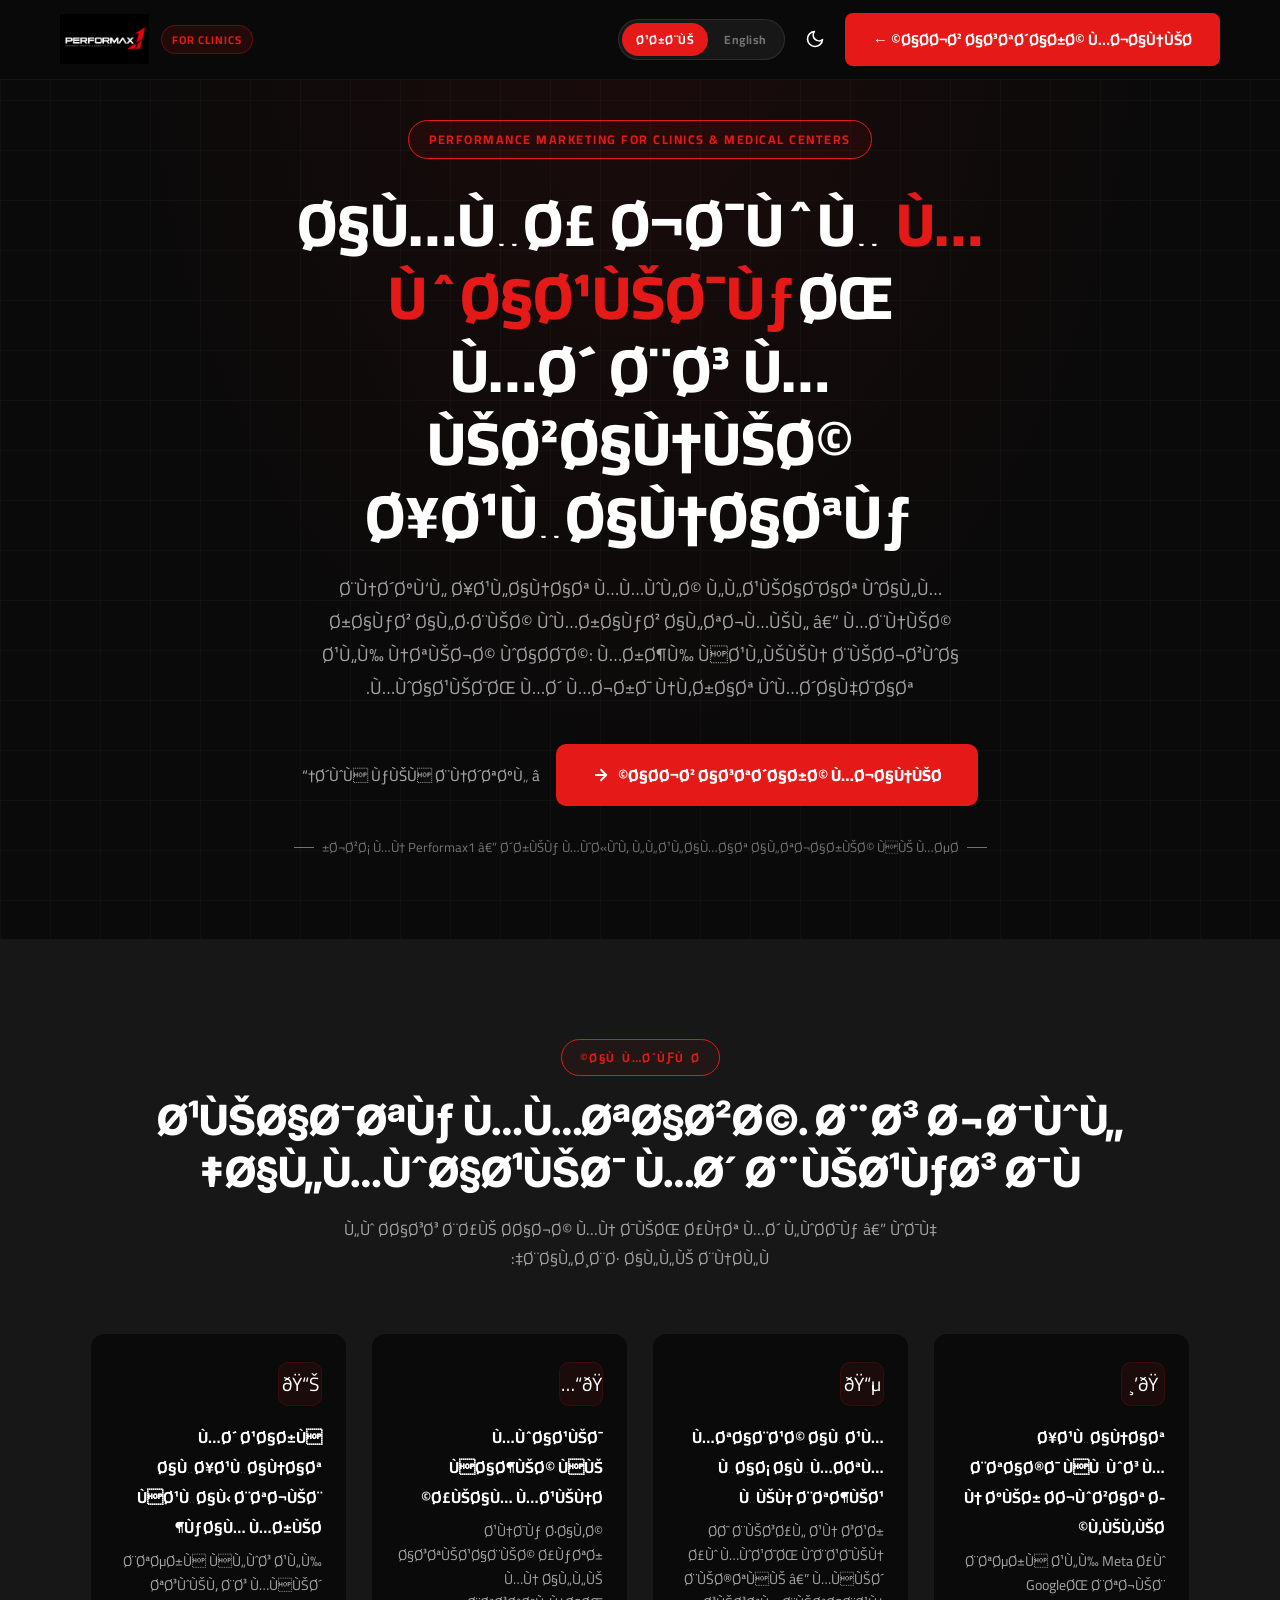
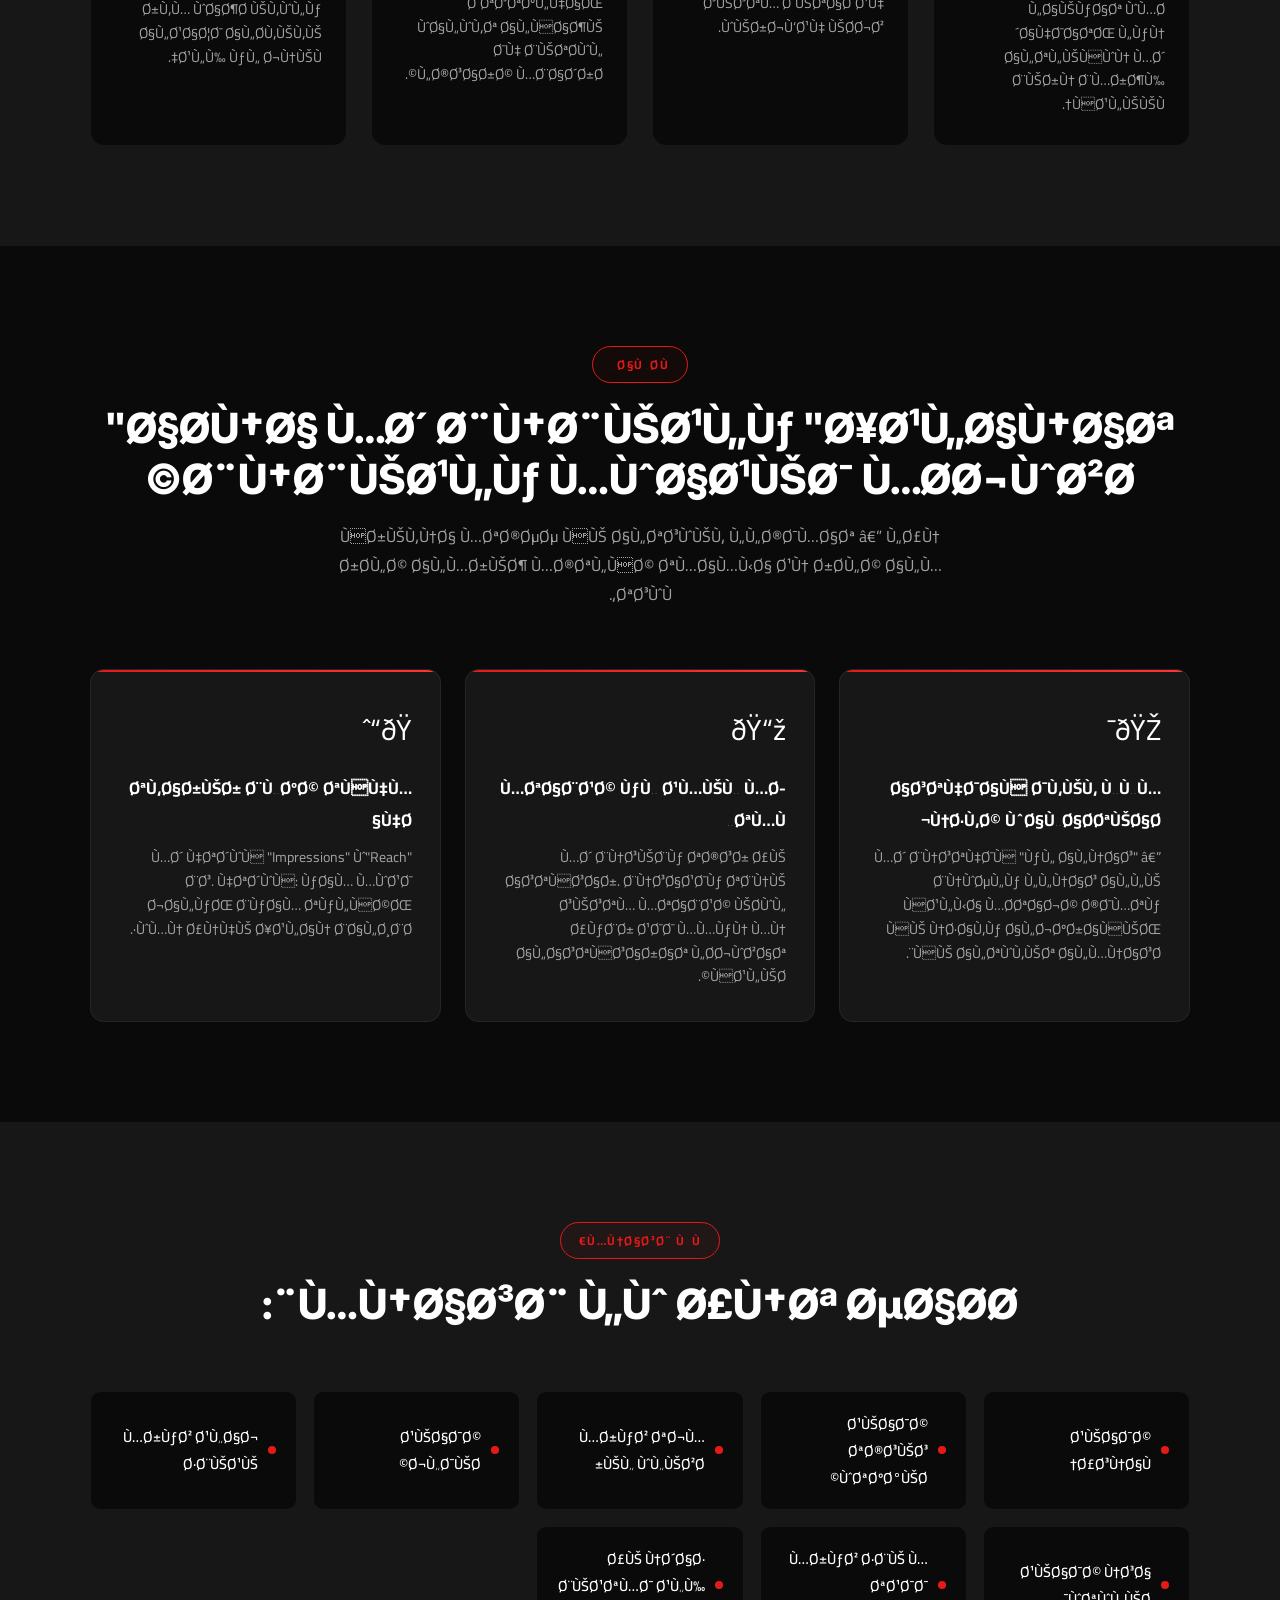
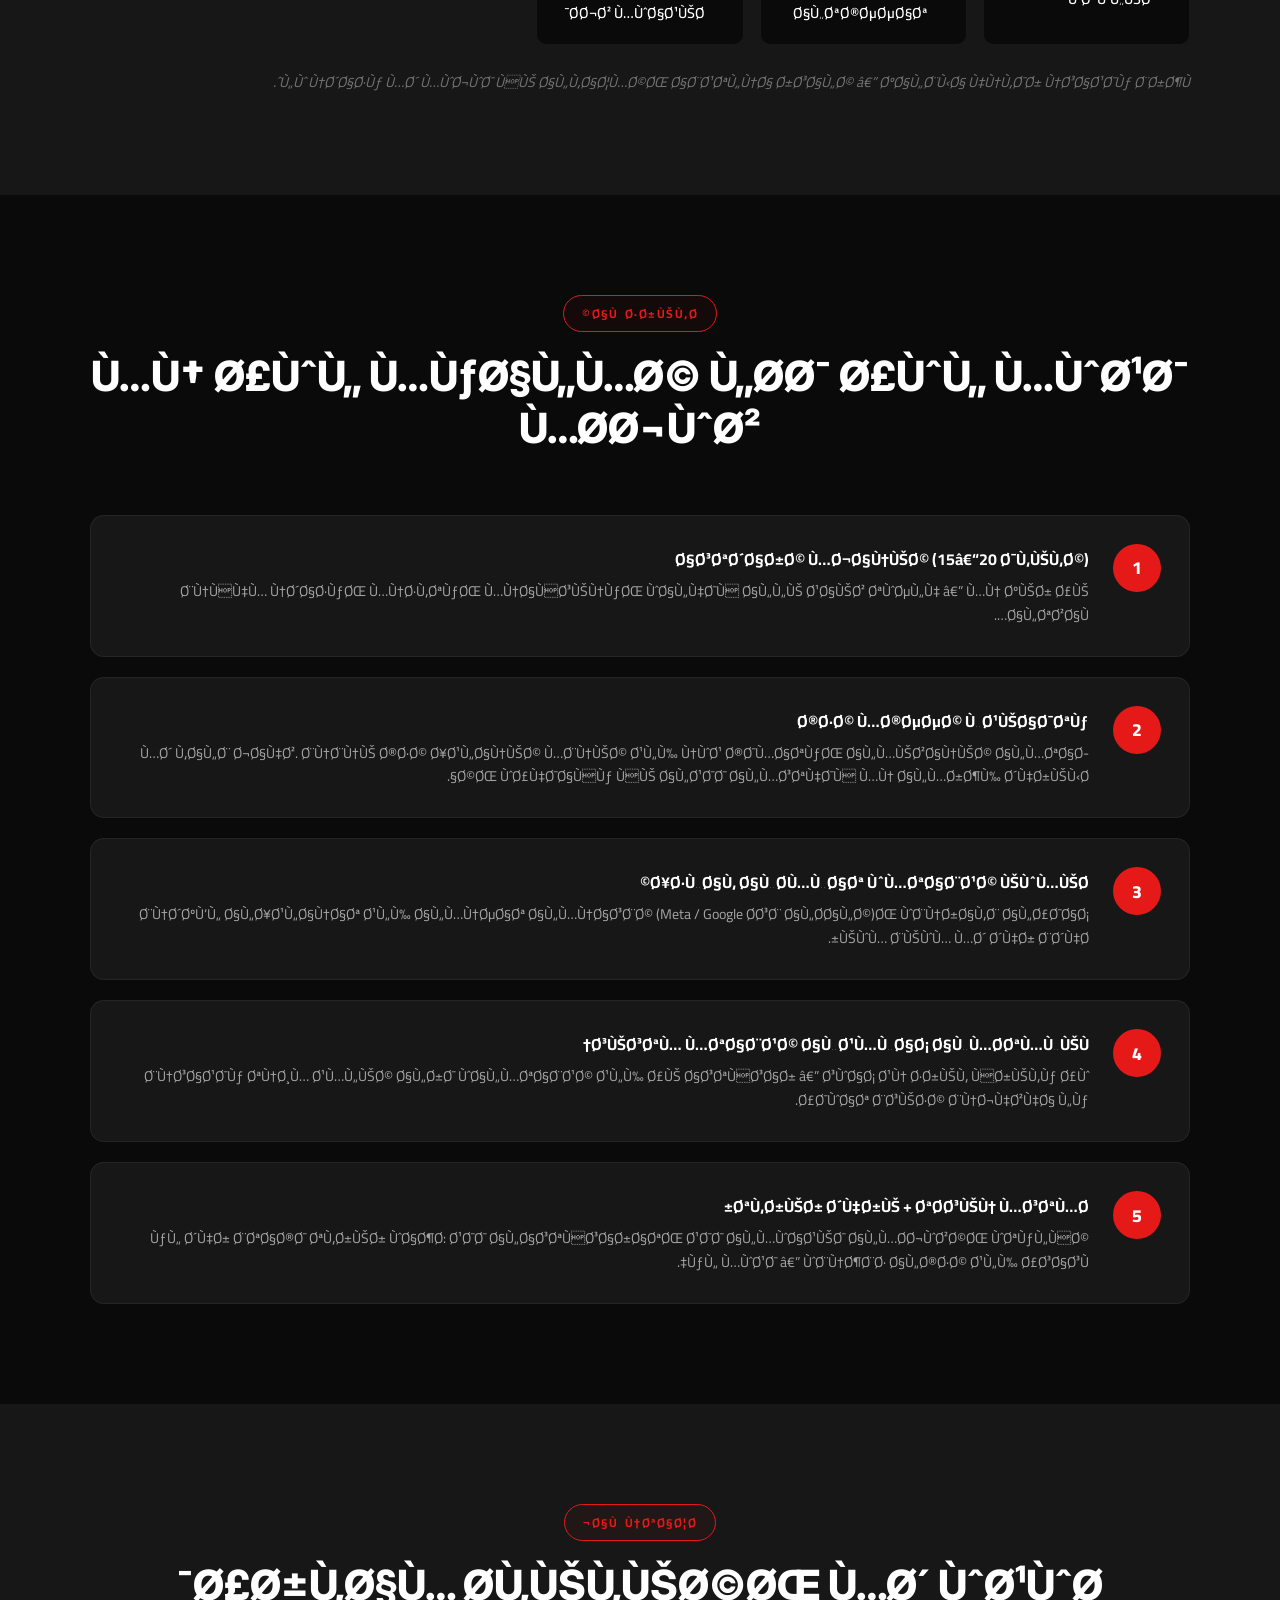
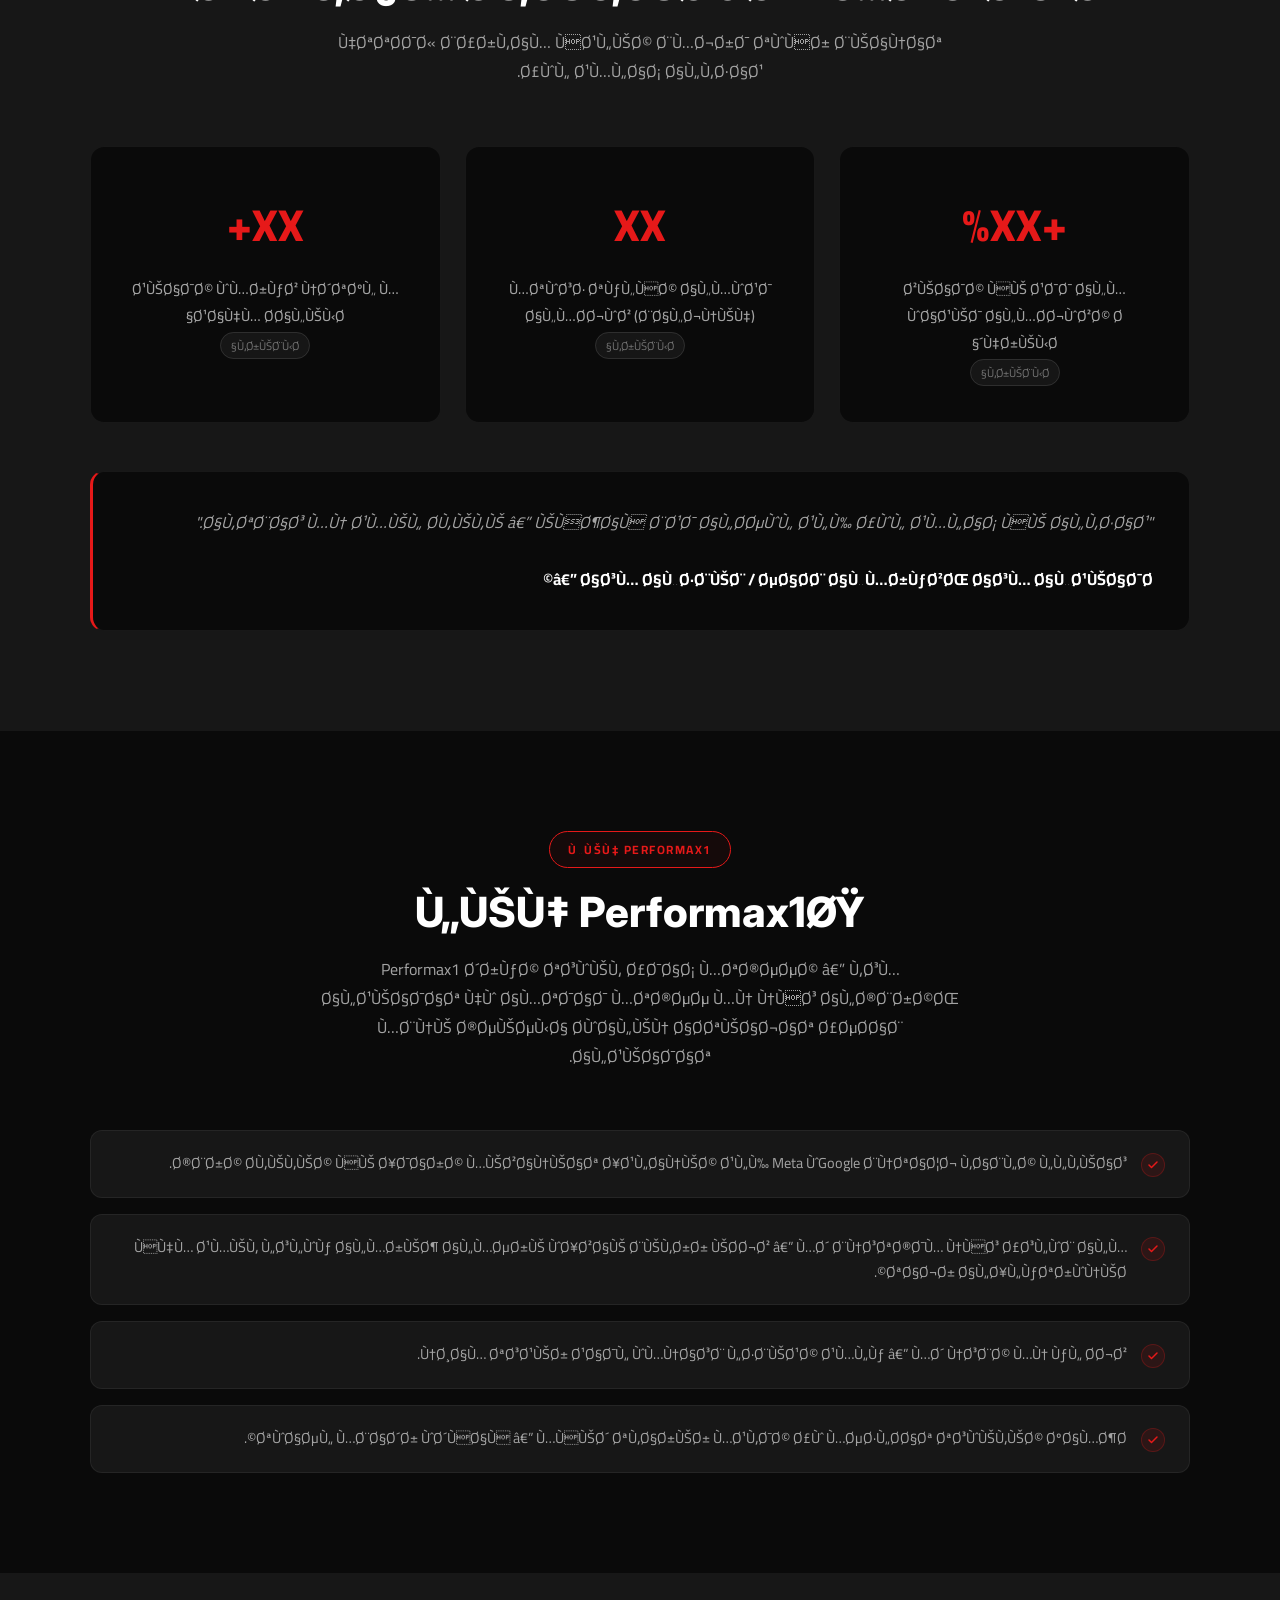
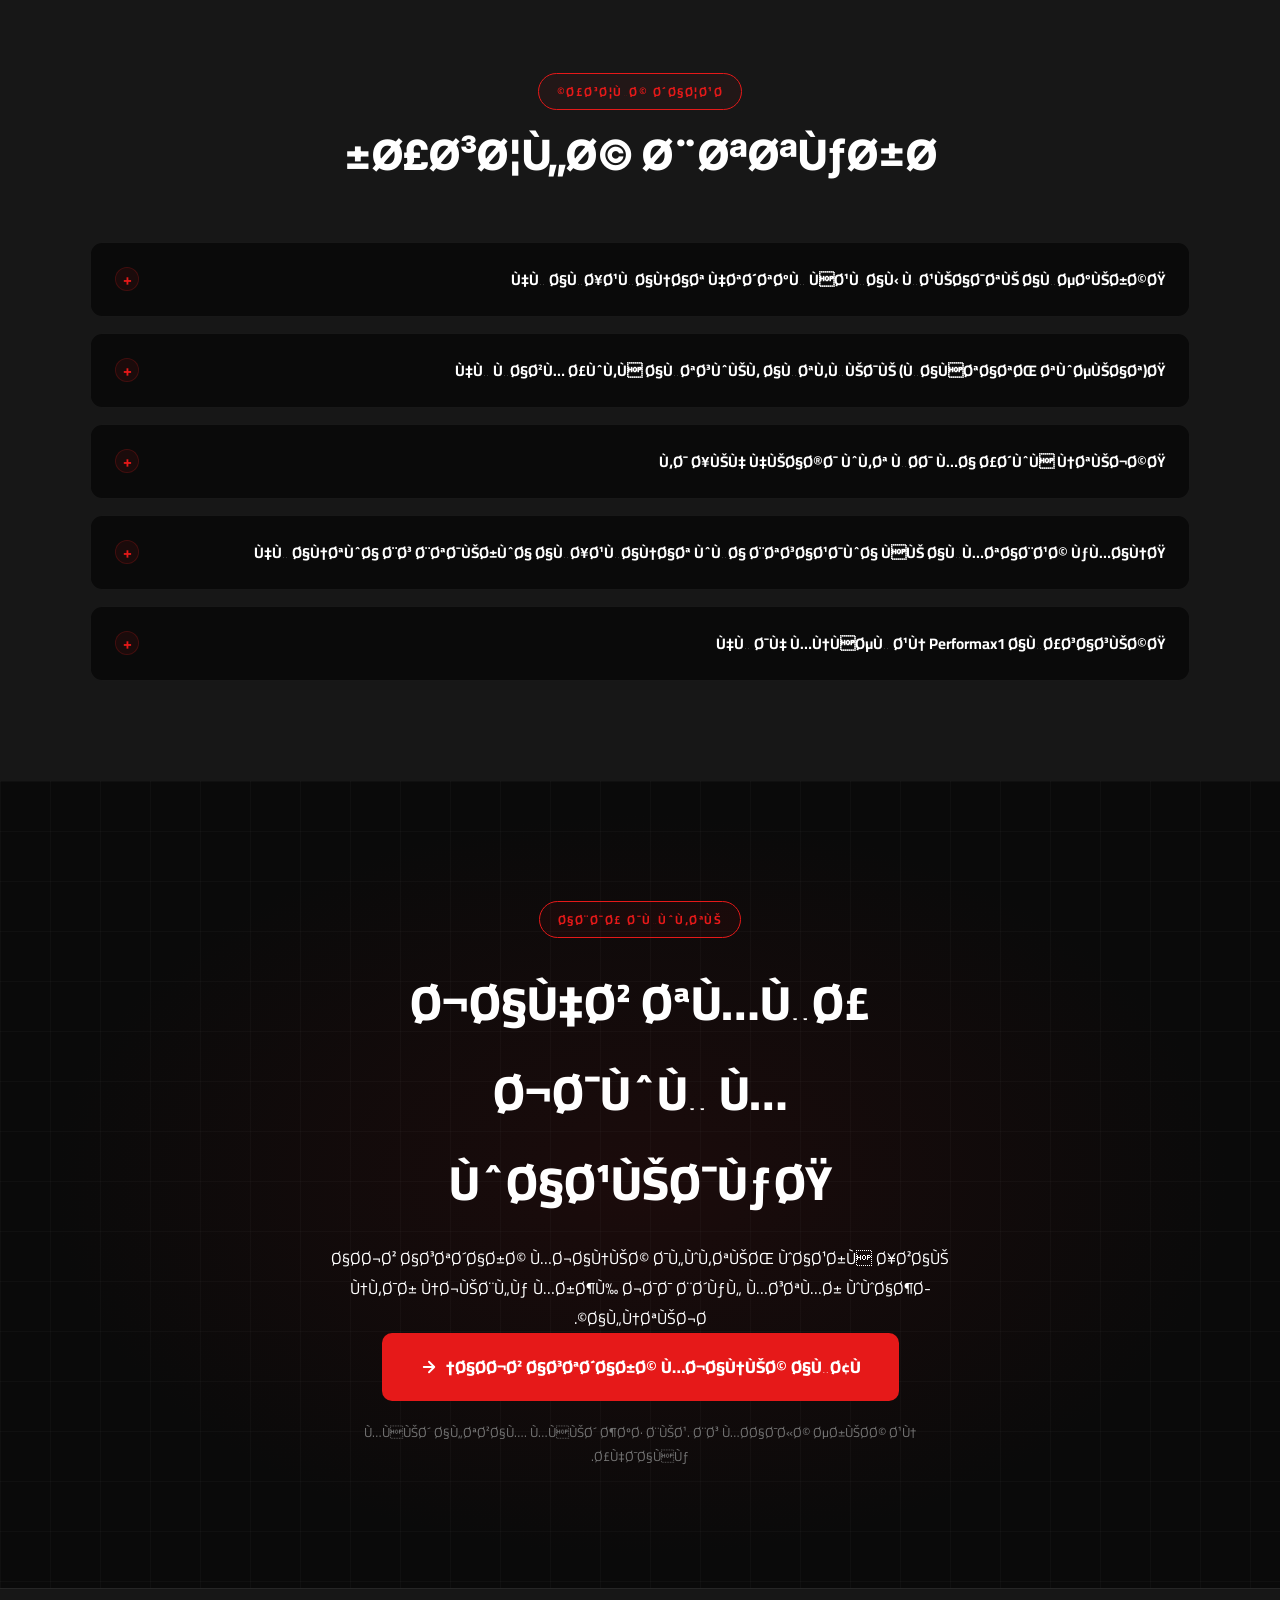
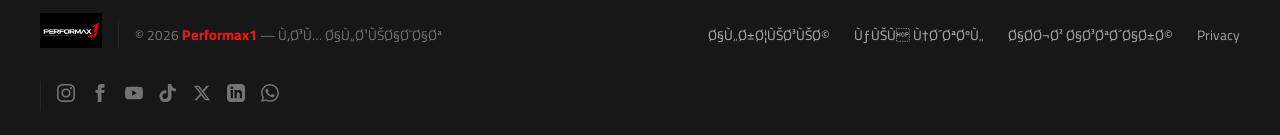
<file: clinics.html>
﻿<!DOCTYPE html>
<html lang="ar" dir="rtl" id="html-root">
<head>
    <!-- Google Tag Manager -->
    <script>(function(w,d,s,l,i){w[l]=w[l]||[];w[l].push({'gtm.start':
    new Date().getTime(),event:'gtm.js'});var f=d.getElementsByTagName(s)[0],
    j=d.createElement(s),dl=l!='dataLayer'?'&l='+l:'';j.async=true;j.src=
    'https://www.googletagmanager.com/gtm.js?id='+i+dl;f.parentNode.insertBefore(j,f);
    })(window,document,'script','dataLayer','GTM-562XD9CG');</script>
    <!-- End Google Tag Manager -->
    <!-- Google tag (gtag.js) -->
    <script async src="https://www.googletagmanager.com/gtag/js?id=G-3HTBGZN9Y8"></script>
    <script>
      window.dataLayer = window.dataLayer || [];
      function gtag(){dataLayer.push(arguments);}
      gtag('js', new Date());

      gtag('config', 'G-3HTBGZN9Y8');
    </script>
    <meta charset="UTF-8">
    <meta name="viewport" content="width=device-width, initial-scale=1.0">
    <title>Performax1 for Clinics | ØªØ³ÙˆÙŠÙ‚ Ø£Ø¯Ø§Ø¡ Ù„Ù„Ø¹ÙŠØ§Ø¯Ø§Øª ÙˆØ§Ù„Ù…Ø±Ø§ÙƒØ² Ø§Ù„Ø·Ø¨ÙŠØ©</title>
    <meta name="description" content="Ø¥Ø¹Ù„Ø§Ù†Ø§Øª Ù…Ù…ÙˆÙ„Ø© Ù…ØªØ®ØµØµØ© Ù„Ù„Ø¹ÙŠØ§Ø¯Ø§Øª ÙˆÙ…Ø±Ø§ÙƒØ² Ø§Ù„ØªØ¬Ù…ÙŠÙ„ â€” Ù†ØªÙŠØ¬ØªÙ‡Ø§ Ù…ÙˆØ§Ø¹ÙŠØ¯ Ù…Ø­Ø¬ÙˆØ²Ø©ØŒ Ù…Ø´ Ù…Ø¬Ø±Ø¯ Ù†Ù‚Ø±Ø§Øª.">
    <link rel="preconnect" href="https://fonts.googleapis.com">
    <link rel="preconnect" href="https://fonts.gstatic.com" crossorigin>
    <link href="https://fonts.googleapis.com/css2?family=Inter:wght@300;400;500;600;700;800&family=Cairo:wght@400;500;600;700;800&display=swap" rel="stylesheet">
    <link rel="stylesheet" href="assets/css/global.css">
    <style>
        * { margin: 0; padding: 0; box-sizing: border-box; }
        html { scroll-behavior: smooth; }

        body {
            background: var(--bg-primary);
            color: var(--text-primary);
            overflow-x: hidden;
            -webkit-font-smoothing: antialiased;
        }
        body.lang-ar { font-family: 'Cairo', sans-serif; direction: rtl; }
        body.lang-en { font-family: 'Inter', sans-serif; direction: ltr; }

        /* â”€â”€â”€ LANGUAGE SWITCHER â”€â”€â”€ */
        .lang-switcher {
            display: flex; align-items: center;
            background: rgba(255,255,255,0.06);
            border: 1px solid rgba(255,255,255,0.1);
            border-radius: 30px; padding: 3px; gap: 2px;
        }
        .lang-btn {
            background: none; border: none; cursor: pointer;
            padding: 5px 14px; border-radius: 20px;
            font-size: 0.75rem; font-weight: 700;
            color: var(--text-muted);
            transition: all 0.25s;
            font-family: inherit;
            letter-spacing: 0.5px;
        }
        .lang-btn.active {
            background: var(--color-primary);
            color: #fff;
        }

        /* â”€â”€â”€ NAVBAR â”€â”€â”€ */
        nav {
            position: fixed; top: 0; left: 0; right: 0; z-index: 1000;
            background: rgba(10,10,10,0.95);
            backdrop-filter: blur(12px);
            border-bottom: 1px solid rgba(255,255,255,0.05);
            padding: 0.8rem 0;
        }
        .nav-inner {
            max-width: 1200px; margin: 0 auto; padding: 0 20px;
            display: flex; justify-content: space-between; align-items: center; gap: 12px;
        }
        .nav-brand { display: flex; align-items: center; gap: 12px; text-decoration: none; }
        .nav-brand img { height: 38px; width: auto; object-fit: contain; }
        .nav-badge {
            background: rgba(230,25,25,0.12);
            border: 1px solid rgba(230,25,25,0.3);
            color: var(--color-primary);
            font-size: 0.7rem; font-weight: 700;
            padding: 3px 10px; border-radius: 20px;
            letter-spacing: 1px; text-transform: uppercase; white-space: nowrap;
        }
        .nav-right { display: flex; align-items: center; gap: 12px; }
        .nav-cta-clinics {
            background: var(--color-primary); color: #fff !important;
            padding: 10px 22px; border-radius: 8px;
            font-weight: 700; font-size: 0.85rem;
            text-decoration: none; white-space: nowrap;
            transition: background 0.3s, transform 0.2s;
        }
        .nav-cta-clinics:hover { background: var(--color-primary-hover); transform: translateY(-1px); }

        /* â”€â”€â”€ I18N VISIBILITY â”€â”€â”€ */
        .ar { display: none; }
        .en { display: none; }
        body.lang-ar .ar { display: revert; }
        body.lang-en .en { display: revert; }
        /* inline elements */
        span.ar, span.en, a.ar, a.en, button.ar, button.en { display: inline; }
        body.lang-ar span.ar, body.lang-ar a.ar, body.lang-ar button.ar { display: inline; }
        body.lang-en span.en, body.lang-en a.en, body.lang-en button.en { display: inline; }
        body.lang-ar span.en, body.lang-ar a.en { display: none; }
        body.lang-en span.ar, body.lang-en a.ar { display: none; }

        /* â”€â”€â”€ HERO â”€â”€â”€ */
        .hero-clinics {
            min-height: 100vh;
            display: flex; flex-direction: column;
            align-items: center; justify-content: center;
            text-align: center; padding: 120px 20px 80px;
            background: radial-gradient(ellipse at top center, rgba(230,25,25,0.08) 0%, var(--bg-primary) 60%);
            position: relative; overflow: hidden;
        }
        .hero-clinics::before {
            content: '';
            position: absolute; inset: 0;
            background-image:
                linear-gradient(rgba(255,255,255,0.025) 1px, transparent 1px),
                linear-gradient(90deg, rgba(255,255,255,0.025) 1px, transparent 1px);
            background-size: 50px 50px; pointer-events: none; z-index: 0;
        }
        .hero-content { position: relative; z-index: 1; max-width: 800px; }
        .eyebrow-tag {
            display: inline-block;
            border: 1px solid var(--color-primary);
            background: rgba(230,25,25,0.07);
            color: var(--color-primary);
            font-weight: 700; font-size: 0.78rem;
            padding: 7px 20px; border-radius: 50px;
            letter-spacing: 1.5px; text-transform: uppercase; margin-bottom: 1.8rem;
        }
        .hero-clinics h1 {
            font-size: clamp(2.2rem, 5vw, 3.8rem);
            font-weight: 800; line-height: 1.2; margin-bottom: 1.2rem;
        }
        .hero-clinics h1 .red { color: var(--color-primary); }
        .hero-subtitle {
            font-size: clamp(0.98rem, 2.2vw, 1.12rem);
            color: var(--text-secondary); line-height: 1.85;
            max-width: 650px; margin: 0 auto 2.5rem;
        }
        .hero-cta-group {
            display: flex; flex-wrap: wrap; gap: 1rem;
            justify-content: center; align-items: center;
        }
        .btn-primary-clinics {
            background: var(--color-primary); color: #fff !important;
            padding: 16px 36px; border-radius: 10px;
            font-weight: 800; font-size: 1rem;
            text-decoration: none; transition: all 0.3s;
            display: inline-flex; align-items: center; gap: 8px;
        }
        .btn-primary-clinics:hover { background: var(--color-primary-hover); transform: translateY(-2px); box-shadow: 0 8px 24px rgba(230,25,25,0.35); }
        .btn-secondary-clinics {
            color: var(--text-secondary); font-size: 0.95rem;
            text-decoration: none; font-weight: 500; transition: color 0.3s;
            display: inline-flex; align-items: center; gap: 6px;
        }
        .btn-secondary-clinics:hover { color: var(--text-primary); }
        .trust-line {
            margin-top: 1.8rem; font-size: 0.82rem; color: var(--text-muted);
            display: flex; align-items: center; justify-content: center; gap: 8px;
        }
        .trust-line::before, .trust-line::after { content: ''; display: block; width: 20px; height: 1px; background: var(--text-muted); }

        /* â”€â”€â”€ SECTION BASE â”€â”€â”€ */
        section { padding: 100px 20px; }
        .container-md { max-width: 1100px; margin: 0 auto; }
        .section-tag {
            display: inline-block;
            border: 1px solid var(--color-primary);
            background: rgba(230,25,25,0.05);
            color: var(--color-primary);
            font-size: 0.75rem; font-weight: 700;
            padding: 6px 18px; border-radius: 50px;
            letter-spacing: 1.5px; text-transform: uppercase; margin-bottom: 1.2rem;
        }
        .section-title {
            font-size: clamp(1.8rem, 3.5vw, 2.6rem);
            font-weight: 800; margin-bottom: 1rem; line-height: 1.25;
        }
        .section-subtitle { font-size: 1rem; color: var(--text-secondary); line-height: 1.8; max-width: 640px; }
        .section-header-center { text-align: center; margin-bottom: 60px; }
        .section-header-center .section-subtitle { margin: 0 auto; }

        /* â”€â”€â”€ PAIN CARDS â”€â”€â”€ */
        .section-alt { background: var(--bg-surface); }
        .pain-grid {
            display: grid; grid-template-columns: repeat(auto-fit, minmax(240px, 1fr));
            gap: 24px; margin-top: 48px;
        }
        .pain-card {
            background: var(--bg-primary);
            border: 1px solid rgba(255,255,255,0.06);
            border-radius: 14px; padding: 28px 24px;
            transition: border-color 0.3s, transform 0.3s;
        }
        .pain-card:hover { border-color: rgba(230,25,25,0.2); transform: translateY(-3px); }
        .pain-icon {
            width: 44px; height: 44px;
            background: rgba(230,25,25,0.08); border: 1px solid rgba(230,25,25,0.15);
            border-radius: 10px; display: flex; align-items: center; justify-content: center;
            font-size: 1.2rem; margin-bottom: 16px;
        }
        .pain-card h3 { font-size: 1rem; font-weight: 700; margin-bottom: 8px; }
        .pain-card p { font-size: 0.88rem; color: var(--text-secondary); line-height: 1.7; }

        /* â”€â”€â”€ SOLUTION â”€â”€â”€ */
        .solution-grid {
            display: grid; grid-template-columns: repeat(auto-fit, minmax(280px, 1fr));
            gap: 24px; margin-top: 48px;
        }
        .solution-card {
            background: var(--bg-surface); border: 1px solid rgba(255,255,255,0.06);
            border-radius: 14px; padding: 32px 28px;
            position: relative; overflow: hidden; transition: all 0.3s;
        }
        .solution-card::before {
            content: ''; position: absolute; top: 0; left: 0; right: 0; height: 2px;
            background: linear-gradient(90deg, var(--color-primary), var(--color-primary-hover));
        }
        .solution-icon { font-size: 1.8rem; margin-bottom: 16px; }
        .solution-card h3 { font-size: 1.05rem; font-weight: 700; margin-bottom: 10px; }
        .solution-card p { font-size: 0.88rem; color: var(--text-secondary); line-height: 1.7; }

        /* â”€â”€â”€ WHO â”€â”€â”€ */
        .who-grid {
            display: grid; grid-template-columns: repeat(auto-fill, minmax(200px, 1fr));
            gap: 16px; margin-top: 40px;
        }
        .who-item {
            background: var(--bg-primary); border: 1px solid rgba(255,255,255,0.06);
            border-radius: 10px; padding: 18px 20px;
            display: flex; align-items: center; gap: 10px;
            font-size: 0.9rem; font-weight: 600; transition: all 0.3s;
        }
        .who-item:hover { border-color: rgba(230,25,25,0.3); color: var(--color-primary); }
        .dot { width: 8px; height: 8px; background: var(--color-primary); border-radius: 50%; flex-shrink: 0; }
        .who-note { margin-top: 24px; font-size: 0.88rem; color: var(--text-muted); font-style: italic; }

        /* â”€â”€â”€ STEPS â”€â”€â”€ */
        .steps-list { margin-top: 48px; display: flex; flex-direction: column; gap: 20px; }
        .step-item {
            display: flex; gap: 24px; align-items: flex-start;
            background: var(--bg-surface); border: 1px solid rgba(255,255,255,0.06);
            border-radius: 14px; padding: 28px; transition: border-color 0.3s;
        }
        .step-item:hover { border-color: rgba(230,25,25,0.2); }
        .step-number {
            width: 48px; height: 48px; flex-shrink: 0;
            background: var(--color-primary); border-radius: 50%;
            display: flex; align-items: center; justify-content: center;
            font-size: 1.1rem; font-weight: 800; color: #fff;
        }
        .step-body h3 { font-size: 1rem; font-weight: 700; margin-bottom: 6px; }
        .step-body p { font-size: 0.88rem; color: var(--text-secondary); line-height: 1.7; }

        /* â”€â”€â”€ STATS â”€â”€â”€ */
        .stats-grid {
            display: grid; grid-template-columns: repeat(auto-fit, minmax(220px, 1fr));
            gap: 24px; margin-top: 48px;
        }
        .stat-card {
            background: var(--bg-primary); border: 1px solid rgba(255,255,255,0.06);
            border-radius: 14px; padding: 36px 28px;
            text-align: center; transition: all 0.3s;
        }
        .stat-card:hover { border-color: rgba(230,25,25,0.2); transform: translateY(-3px); }
        .stat-number { font-size: 2.8rem; font-weight: 800; color: var(--color-primary); margin-bottom: 8px; }
        .stat-label { font-size: 0.9rem; color: var(--text-secondary); font-weight: 500; }
        .placeholder-badge {
            display: inline-block; background: rgba(255,255,255,0.05);
            border: 1px solid rgba(255,255,255,0.1); color: var(--text-muted);
            font-size: 0.7rem; padding: 2px 10px; border-radius: 20px; margin-top: 6px;
        }
        .testimonial-block {
            margin-top: 48px; background: var(--bg-primary);
            border: 1px solid rgba(255,255,255,0.06);
            border-inline-end: 3px solid var(--color-primary);
            border-radius: 14px; padding: 36px;
            font-style: italic; color: var(--text-secondary);
            font-size: 1rem; line-height: 1.8;
        }

        /* â”€â”€â”€ WHY LIST â”€â”€â”€ */
        .why-list { margin-top: 40px; display: flex; flex-direction: column; gap: 16px; }
        .why-item {
            display: flex; gap: 14px; align-items: flex-start;
            padding: 20px 24px; background: var(--bg-surface);
            border: 1px solid rgba(255,255,255,0.06); border-radius: 12px;
        }
        .why-check {
            width: 24px; height: 24px; flex-shrink: 0;
            background: rgba(230,25,25,0.1); border: 1px solid rgba(230,25,25,0.25);
            border-radius: 50%; display: flex; align-items: center; justify-content: center; margin-top: 2px;
        }
        .why-check svg { width: 12px; height: 12px; color: var(--color-primary); }
        .why-item p { font-size: 0.9rem; color: var(--text-secondary); line-height: 1.7; }

        /* â”€â”€â”€ FAQ â”€â”€â”€ */
        .faq-list { margin-top: 48px; display: flex; flex-direction: column; gap: 16px; }
        .faq-item {
            background: var(--bg-primary); border: 1px solid rgba(255,255,255,0.06);
            border-radius: 12px; overflow: hidden;
        }
        .faq-question {
            width: 100%; text-align: inherit;
            background: none; border: none; cursor: pointer;
            padding: 22px 24px;
            display: flex; justify-content: space-between; align-items: center;
            font-size: 0.95rem; font-weight: 700; color: var(--text-primary);
        }
        body.lang-ar .faq-question { font-family: 'Cairo', sans-serif; }
        body.lang-en .faq-question { font-family: 'Inter', sans-serif; }
        .faq-icon {
            width: 24px; height: 24px; flex-shrink: 0;
            background: rgba(230,25,25,0.08); border: 1px solid rgba(230,25,25,0.2);
            border-radius: 50%; display: flex; align-items: center; justify-content: center;
            color: var(--color-primary); font-size: 1rem; transition: transform 0.3s;
        }
        .faq-item.open .faq-icon { transform: rotate(45deg); }
        .faq-answer {
            max-height: 0; overflow: hidden;
            transition: max-height 0.4s ease, padding 0.3s;
            padding: 0 24px; font-size: 0.88rem; color: var(--text-secondary); line-height: 1.8;
        }
        .faq-item.open .faq-answer { max-height: 220px; padding-bottom: 22px; }

        /* â”€â”€â”€ FINAL CTA â”€â”€â”€ */
        .final-cta {
            text-align: center; padding: 120px 20px;
            background: radial-gradient(ellipse at center, rgba(230,25,25,0.08) 0%, var(--bg-primary) 65%);
            position: relative; overflow: hidden;
        }
        .final-cta::before {
            content: ''; position: absolute; inset: 0;
            background-image:
                linear-gradient(rgba(255,255,255,0.025) 1px, transparent 1px),
                linear-gradient(90deg, rgba(255,255,255,0.025) 1px, transparent 1px);
            background-size: 50px 50px; pointer-events: none;
        }
        .final-cta-content { position: relative; z-index: 1; max-width: 640px; margin: 0 auto; }
        .final-cta h2 { font-size: clamp(2rem, 4vw, 3rem); font-weight: 800; margin-bottom: 1rem; }
        .final-cta > .final-cta-content > p { color: var(--text-secondary); font-size: 1rem; line-height: 1.8; margin-bottom: 2rem; }
        .micro-trust { margin-top: 1.2rem; font-size: 0.82rem; color: var(--text-muted); }

        /* â”€â”€â”€ FOOTER â”€â”€â”€ */
        footer {
            background: var(--bg-surface); padding: 1.5rem 20px;
            border-top: 1px solid var(--bg-surface-hover);
        }
        .footer-inner {
            max-width: 1200px; margin: 0 auto;
            display: flex; justify-content: space-between;
            align-items: center; flex-wrap: wrap; gap: 1rem;
        }
        .footer-brand { display: flex; align-items: center; gap: 10px; text-decoration: none; }
        .footer-brand img { height: 32px; width: auto; }
        .footer-copy { font-size: 0.8rem; color: var(--text-muted); }
        .footer-copy a { color: var(--color-primary); text-decoration: none; }
        .footer-back { font-size: 0.8rem; color: var(--text-muted); text-decoration: none; transition: color 0.3s; }
        .footer-back:hover { color: var(--text-primary); }

        /* â”€â”€â”€ SCROLL TO TOP â”€â”€â”€ */
        #scrollToTopBtn {
            position: fixed; bottom: 24px;
            width: 44px; height: 44px; border-radius: 50%;
            background: var(--color-primary); color: #fff;
            border: none; cursor: pointer;
            display: flex; align-items: center; justify-content: center;
            opacity: 0; transform: translateY(10px);
            transition: opacity 0.3s, transform 0.3s; z-index: 999;
        }
        body.lang-ar #scrollToTopBtn { left: 24px; }
        body.lang-en #scrollToTopBtn { right: 24px; }
        #scrollToTopBtn.visible { opacity: 1; transform: translateY(0); }

        /* â”€â”€â”€ RESPONSIVE â”€â”€â”€ */
        @media (max-width: 768px) {
            section { padding: 70px 16px; }
            .hero-clinics { padding: 100px 16px 60px; }
            .nav-badge { display: none; }
            .step-item { flex-direction: column; gap: 14px; }
            .hero-cta-group { flex-direction: column; }
            .btn-primary-clinics { width: 100%; justify-content: center; }
            .lang-btn { padding: 5px 10px; font-size: 0.7rem; }
        }
    </style>
</head>
<body class="lang-ar">
    <!-- Google Tag Manager (noscript) -->
    <noscript><iframe src="https://www.googletagmanager.com/ns.html?id=GTM-562XD9CG"
    height="0" width="0" style="display:none;visibility:hidden"></iframe></noscript>
    <!-- End Google Tag Manager (noscript) -->

        <!-- â•â•â• NAVBAR â•â•â• -->
    <nav id="navbar" dir="ltr" style="position: fixed; top: 0; left: 0; right: 0; z-index: 1000; background: rgba(10,10,10,0.95); backdrop-filter: blur(12px); border-bottom: 1px solid rgba(255,255,255,0.05); padding: 0.8rem 0; transition: all 0.3s ease;">
        <div class="container nav-content" style="display: flex; justify-content: space-between; align-items: center; max-width: 1200px; margin: 0 auto; padding: 0 20px;">
            <!-- Logo -->
            <a href="clinics.html" class="logo" style="display: flex; align-items: center; gap: 12px; text-decoration: none;">
                <img src="images/logo.png" class="theme-logo dark-logo" alt="Performax1" style="height: 50px; width: auto; object-fit: contain;">
                <img src="images/logo-light.png" class="theme-logo light-logo" alt="Performax1" style="height: 50px; width: auto; object-fit: contain;">
                <span class="nav-badge" style="background: rgba(230,25,25,0.12); border: 1px solid rgba(230,25,25,0.3); color: var(--color-primary); font-size: 0.7rem; font-weight: 700; padding: 3px 10px; border-radius: 20px; letter-spacing: 1px; text-transform: uppercase; white-space: nowrap;">for Clinics</span>
            </a>
            <!-- Right side: lang switcher + theme + CTA -->
            <div style="display: flex; align-items: center; gap: 12px;">
                <!-- Language Switcher -->
                <div class="lang-switcher" role="group" aria-label="Language selector">
                    <button class="lang-btn active" id="btn-ar" onclick="setLang('ar')">Ø¹Ø±Ø¨ÙŠ</button>
                    <button class="lang-btn" id="btn-en" onclick="setLang('en')">English</button>
                </div>
                <!-- Theme Toggle -->
                <button id="theme-toggle" aria-label="Toggle Theme" style="background: none; border: none; cursor: pointer; padding: 8px; color: var(--text-primary); display: flex; align-items: center; justify-content: center; transition: color 0.3s;">
                    <svg class="sun-icon" xmlns="http://www.w3.org/2000/svg" width="20" height="20" viewBox="0 0 24 24" fill="none" stroke="currentColor" stroke-width="2" stroke-linecap="round" stroke-linejoin="round" style="display: none;"><circle cx="12" cy="12" r="5"></circle><line x1="12" y1="1" x2="12" y2="3"></line><line x1="12" y1="21" x2="12" y2="23"></line><line x1="4.22" y1="4.22" x2="5.64" y2="5.64"></line><line x1="18.36" y1="18.36" x2="19.78" y2="19.78"></line><line x1="1" y1="12" x2="3" y2="12"></line><line x1="21" y1="12" x2="23" y2="12"></line><line x1="4.22" y1="19.78" x2="5.64" y2="18.36"></line><line x1="18.36" y1="5.64" x2="19.78" y2="4.22"></line></svg>
                    <svg class="moon-icon" xmlns="http://www.w3.org/2000/svg" width="20" height="20" viewBox="0 0 24 24" fill="none" stroke="currentColor" stroke-width="2" stroke-linecap="round" stroke-linejoin="round"><path d="M21 12.79A9 9 0 1 1 11.21 3 7 7 0 0 0 21 12.79z"></path></svg>
                </button>
                <!-- CTA -->
                <a href="https://calendly.com/performax1/30min" target="_blank" rel="noopener" class="nav-cta-clinics ar" dir="rtl" style="color: #ffffff !important; padding: 12px 28px; border-radius: 8px; background: var(--color-primary); font-weight: 700; font-size: 0.95rem; text-decoration: none; white-space: nowrap;">Ø§Ø­Ø¬Ø² Ø§Ø³ØªØ´Ø§Ø±Ø© Ù…Ø¬Ø§Ù†ÙŠØ© &larr;</a>
                <a href="https://calendly.com/performax1/30min" target="_blank" rel="noopener" class="nav-cta-clinics en" style="color: #ffffff !important; padding: 12px 28px; border-radius: 8px; background: var(--color-primary); font-weight: 700; font-size: 0.95rem; text-decoration: none; white-space: nowrap;">Book a Free Consultation &rarr;</a>
            </div>
        </div>
    </nav>

    <!-- â•â•â• HERO â•â•â• -->
    <section class="hero-clinics">
        <div class="hero-content">
            <!-- Arabic -->
            <div class="ar">
                <span class="eyebrow-tag">Performance Marketing for Clinics &amp; Medical Centers</span>
                <h1>Ø§Ù…Ù„Ø£ Ø¬Ø¯ÙˆÙ„ <span class="red">Ù…ÙˆØ§Ø¹ÙŠØ¯Ùƒ</span>ØŒ<br>Ù…Ø´ Ø¨Ø³ Ù…ÙŠØ²Ø§Ù†ÙŠØ© Ø¥Ø¹Ù„Ø§Ù†Ø§ØªÙƒ</h1>
                <p class="hero-subtitle">Ø¨Ù†Ø´ØºÙ‘Ù„ Ø¥Ø¹Ù„Ø§Ù†Ø§Øª Ù…Ù…ÙˆÙ„Ø© Ù„Ù„Ø¹ÙŠØ§Ø¯Ø§Øª ÙˆØ§Ù„Ù…Ø±Ø§ÙƒØ² Ø§Ù„Ø·Ø¨ÙŠØ© ÙˆÙ…Ø±Ø§ÙƒØ² Ø§Ù„ØªØ¬Ù…ÙŠÙ„ â€” Ù…Ø¨Ù†ÙŠØ© Ø¹Ù„Ù‰ Ù†ØªÙŠØ¬Ø© ÙˆØ§Ø­Ø¯Ø©: Ù…Ø±Ø¶Ù‰ ÙØ¹Ù„ÙŠÙŠÙ† Ø¨ÙŠØ­Ø¬Ø²ÙˆØ§ Ù…ÙˆØ§Ø¹ÙŠØ¯ØŒ Ù…Ø´ Ù…Ø¬Ø±Ø¯ Ù†Ù‚Ø±Ø§Øª ÙˆÙ…Ø´Ø§Ù‡Ø¯Ø§Øª.</p>
                <div class="hero-cta-group">
                    <a href="https://calendly.com/performax1/30min" target="_blank" rel="noopener" class="btn-primary-clinics">
                        Ø§Ø­Ø¬Ø² Ø§Ø³ØªØ´Ø§Ø±Ø© Ù…Ø¬Ø§Ù†ÙŠØ©
                        <svg xmlns="http://www.w3.org/2000/svg" width="18" height="18" viewBox="0 0 24 24" fill="none" stroke="currentColor" stroke-width="2.5" stroke-linecap="round" stroke-linejoin="round"><path d="M5 12h14M12 5l7 7-7 7"/></svg>
                    </a>
                    <a href="#how-we-work" class="btn-secondary-clinics">Ø´ÙˆÙ ÙƒÙŠÙ Ø¨Ù†Ø´ØªØºÙ„ â†“</a>
                </div>
                <p class="trust-line">Ø¬Ø²Ø¡ Ù…Ù† Performax1 â€” Ø´Ø±ÙŠÙƒ Ù…ÙˆØ«ÙˆÙ‚ Ù„Ù„Ø¹Ù„Ø§Ù…Ø§Øª Ø§Ù„ØªØ¬Ø§Ø±ÙŠØ© ÙÙŠ Ù…ØµØ±</p>
            </div>
            <!-- English -->
            <div class="en">
                <span class="eyebrow-tag">Performance Marketing for Clinics &amp; Medical Centers</span>
                <h1>Fill Your <span class="red">Appointment Book</span>,<br>Not Just Your Ad Spend</h1>
                <p class="hero-subtitle">We run paid advertising for clinics, medical centers, and beauty &amp; wellness businesses â€” built around one result: qualified patients booking appointments, not just clicks and likes.</p>
                <div class="hero-cta-group">
                    <a href="https://calendly.com/performax1/30min" target="_blank" rel="noopener" class="btn-primary-clinics">
                        Book a Free Consultation
                        <svg xmlns="http://www.w3.org/2000/svg" width="18" height="18" viewBox="0 0 24 24" fill="none" stroke="currentColor" stroke-width="2.5" stroke-linecap="round" stroke-linejoin="round"><path d="M5 12h14M12 5l7 7-7 7"/></svg>
                    </a>
                    <a href="#how-we-work" class="btn-secondary-clinics">See how we work â†“</a>
                </div>
                <p class="trust-line">Part of Performax1 â€” trusted partner for brands across Egypt</p>
            </div>
        </div>
    </section>

    <!-- â•â•â• PROBLEM â•â•â• -->
    <section class="section-alt">
        <div class="container-md">
            <div class="section-header-center">
                <div class="ar">
                    <span class="section-tag">Ø§Ù„Ù…Ø´ÙƒÙ„Ø©</span>
                    <h2 class="section-title">Ø¹ÙŠØ§Ø¯ØªÙƒ Ù…Ù…ØªØ§Ø²Ø©. Ø¨Ø³ Ø¬Ø¯ÙˆÙ„ Ø§Ù„Ù…ÙˆØ§Ø¹ÙŠØ¯ Ù…Ø´ Ø¨ÙŠØ¹ÙƒØ³ Ø¯Ù‡</h2>
                    <p class="section-subtitle">Ù„Ùˆ Ø­Ø§Ø³Ø³ Ø¨Ø£ÙŠ Ø­Ø§Ø¬Ø© Ù…Ù† Ø¯ÙŠØŒ Ø£Ù†Øª Ù…Ø´ Ù„ÙˆØ­Ø¯Ùƒ â€” ÙˆØ¯Ù‡ Ø¨Ø§Ù„Ø¸Ø¨Ø· Ø§Ù„Ù„ÙŠ Ø¨Ù†Ø­Ù„Ù‡:</p>
                </div>
                <div class="en">
                    <span class="section-tag">The Problem</span>
                    <h2 class="section-title">Your clinic is great. Your schedule doesn't reflect that.</h2>
                    <p class="section-subtitle">If any of these sound familiar, you're not alone â€” and this is exactly what we solve:</p>
                </div>
            </div>
            <div class="pain-grid">
                <div class="pain-card">
                    <div class="pain-icon">ðŸ’¸</div>
                    <h3 class="ar">Ø¥Ø¹Ù„Ø§Ù†Ø§Øª Ø¨ØªØ§Ø®Ø¯ ÙÙ„ÙˆØ³ Ù…Ù† ØºÙŠØ± Ø­Ø¬ÙˆØ²Ø§Øª Ø­Ù‚ÙŠÙ‚ÙŠØ©</h3>
                    <h3 class="en">Ads that spend money but don't book patients</h3>
                    <p class="ar">Ø¨ØªØµØ±Ù Ø¹Ù„Ù‰ Meta Ø£Ùˆ GoogleØŒ Ø¨ØªØ¬ÙŠØ¨ Ù„Ø§ÙŠÙƒØ§Øª ÙˆÙ…Ø´Ø§Ù‡Ø¯Ø§ØªØŒ Ù„ÙƒÙ† Ø§Ù„ØªÙ„ÙŠÙÙˆÙ† Ù…Ø´ Ø¨ÙŠØ±Ù† Ø¨Ù…Ø±Ø¶Ù‰ ÙØ¹Ù„ÙŠÙŠÙ†.</p>
                    <p class="en">You're running ads on Meta or Google, getting likes and views, but the phone isn't ringing with real patients.</p>
                </div>
                <div class="pain-card">
                    <div class="pain-icon">ðŸ“µ</div>
                    <h3 class="ar">Ù…ØªØ§Ø¨Ø¹Ø© Ø§Ù„Ø¹Ù…Ù„Ø§Ø¡ Ø§Ù„Ù…Ø­ØªÙ…Ù„ÙŠÙ† Ø¨ØªØ¶ÙŠØ¹</h3>
                    <h3 class="en">Leads slip through the cracks</h3>
                    <p class="ar">Ø­Ø¯ Ø¨ÙŠØ³Ø£Ù„ Ø¹Ù† Ø³Ø¹Ø± Ø£Ùˆ Ù…ÙˆØ¹Ø¯ØŒ ÙˆØ¨Ø¹Ø¯ÙŠÙ† Ø¨ÙŠØ®ØªÙÙŠ â€” Ù…ÙÙŠØ´ Ø³ÙŠØ³ØªÙ… Ø¨ÙŠØªØ§Ø¨Ø¹Ù‡ ÙˆÙŠØ±Ø¬Ù‘Ø¹Ù‡ ÙŠØ­Ø¬Ø².</p>
                    <p class="en">Someone asks about a price or appointment, then vanishes â€” there's no system to follow up and bring them back.</p>
                </div>
                <div class="pain-card">
                    <div class="pain-icon">ðŸ“…</div>
                    <h3 class="ar">Ù…ÙˆØ§Ø¹ÙŠØ¯ ÙØ§Ø¶ÙŠØ© ÙÙŠ Ø£ÙŠØ§Ù… Ù…Ø¹ÙŠÙ†Ø©</h3>
                    <h3 class="en">Empty slots on certain days</h3>
                    <p class="ar">Ø¹Ù†Ø¯Ùƒ Ø·Ø§Ù‚Ø© Ø§Ø³ØªÙŠØ¹Ø§Ø¨ÙŠØ© Ø£ÙƒØªØ± Ù…Ù† Ø§Ù„Ù„ÙŠ Ø¨ØªØ³ØªØºÙ„Ù‡Ø§ØŒ ÙˆØ§Ù„ÙˆÙ‚Øª Ø§Ù„ÙØ§Ø¶ÙŠ Ø¯Ù‡ Ø¨ÙŠØªØ­ÙˆÙ„ Ù„Ø®Ø³Ø§Ø±Ø© Ù…Ø¨Ø§Ø´Ø±Ø©.</p>
                    <p class="en">You have more capacity than you're using, and that empty time translates directly into lost revenue.</p>
                </div>
                <div class="pain-card">
                    <div class="pain-icon">ðŸ“Š</div>
                    <h3 class="ar">Ù…Ø´ Ø¹Ø§Ø±Ù Ø§Ù„Ø¥Ø¹Ù„Ø§Ù†Ø§Øª ÙØ¹Ù„Ø§Ù‹ Ø¨ØªØ¬ÙŠØ¨ ÙƒØ§Ù… Ù…Ø±ÙŠØ¶</h3>
                    <h3 class="en">No clear picture of your ad ROI</h3>
                    <p class="ar">Ø¨ØªØµØ±Ù ÙÙ„ÙˆØ³ Ø¹Ù„Ù‰ ØªØ³ÙˆÙŠÙ‚ Ø¨Ø³ Ù…ÙÙŠØ´ Ø±Ù‚Ù… ÙˆØ§Ø¶Ø­ ÙŠÙ‚ÙˆÙ„Ùƒ Ø§Ù„Ø¹Ø§Ø¦Ø¯ Ø§Ù„Ø­Ù‚ÙŠÙ‚ÙŠ Ø¹Ù„Ù‰ ÙƒÙ„ Ø¬Ù†ÙŠÙ‡.</p>
                    <p class="en">You're spending on marketing but have no clear number telling you the real return on every pound spent.</p>
                </div>
            </div>
        </div>
    </section>

    <!-- â•â•â• SOLUTION â•â•â• -->
    <section>
        <div class="container-md">
            <div class="section-header-center">
                <div class="ar">
                    <span class="section-tag">Ø§Ù„Ø­Ù„</span>
                    <h2 class="section-title">Ø§Ø­Ù†Ø§ Ù…Ø´ Ø¨Ù†Ø¨ÙŠØ¹Ù„Ùƒ "Ø¥Ø¹Ù„Ø§Ù†Ø§Øª"<br>Ø¨Ù†Ø¨ÙŠØ¹Ù„Ùƒ Ù…ÙˆØ§Ø¹ÙŠØ¯ Ù…Ø­Ø¬ÙˆØ²Ø©</h2>
                    <p class="section-subtitle">ÙØ±ÙŠÙ‚Ù†Ø§ Ù…ØªØ®ØµØµ ÙÙŠ Ø§Ù„ØªØ³ÙˆÙŠÙ‚ Ù„Ù„Ø®Ø¯Ù…Ø§Øª â€” Ù„Ø£Ù† Ø±Ø­Ù„Ø© Ø§Ù„Ù…Ø±ÙŠØ¶ Ù…Ø®ØªÙ„ÙØ© ØªÙ…Ø§Ù…Ù‹Ø§ Ø¹Ù† Ø±Ø­Ù„Ø© Ø§Ù„Ù…ØªØ³ÙˆÙ‚.</p>
                </div>
                <div class="en">
                    <span class="section-tag">What We Do</span>
                    <h2 class="section-title">We don't sell you "ads".<br>We sell you booked appointments.</h2>
                    <p class="section-subtitle">Our team specializes in service-based marketing â€” because a patient's journey is completely different from a shopper's.</p>
                </div>
            </div>
            <div class="solution-grid">
                <div class="solution-card">
                    <div class="solution-icon">ðŸŽ¯</div>
                    <h3 class="ar">Ø§Ø³ØªÙ‡Ø¯Ø§Ù Ø¯Ù‚ÙŠÙ‚ Ù„Ù„Ù…Ù†Ø·Ù‚Ø© ÙˆØ§Ù„Ø§Ø­ØªÙŠØ§Ø¬</h3>
                    <h3 class="en">Precise local targeting</h3>
                    <p class="ar">Ù…Ø´ Ø¨Ù†Ø³ØªÙ‡Ø¯Ù "ÙƒÙ„ Ø§Ù„Ù†Ø§Ø³" â€” Ø¨Ù†ÙˆØµÙ„Ùƒ Ù„Ù„Ù†Ø§Ø³ Ø§Ù„Ù„ÙŠ ÙØ¹Ù„Ù‹Ø§ Ù…Ø­ØªØ§Ø¬Ø© Ø®Ø¯Ù…ØªÙƒ ÙÙŠ Ù†Ø·Ø§Ù‚Ùƒ Ø§Ù„Ø¬ØºØ±Ø§ÙÙŠØŒ ÙÙŠ Ø§Ù„ØªÙˆÙ‚ÙŠØª Ø§Ù„Ù…Ù†Ø§Ø³Ø¨.</p>
                    <p class="en">We don't target "everyone" â€” we reach people who actually need your service, in your geographic area, at the right moment.</p>
                </div>
                <div class="solution-card">
                    <div class="solution-icon">ðŸ“ž</div>
                    <h3 class="ar">Ù…ØªØ§Ø¨Ø¹Ø© ÙƒÙ„ Ø¹Ù…ÙŠÙ„ Ù…Ø­ØªÙ…Ù„</h3>
                    <h3 class="en">Every lead gets followed up</h3>
                    <p class="ar">Ù…Ø´ Ø¨Ù†Ø³ÙŠØ¨Ùƒ ØªØ®Ø³Ø± Ø£ÙŠ Ø§Ø³ØªÙØ³Ø§Ø±. Ø¨Ù†Ø³Ø§Ø¹Ø¯Ùƒ ØªØ¨Ù†ÙŠ Ø³ÙŠØ³ØªÙ… Ù…ØªØ§Ø¨Ø¹Ø© ÙŠØ­ÙˆÙ„ Ø£ÙƒØ¨Ø± Ø¹Ø¯Ø¯ Ù…Ù…ÙƒÙ† Ù…Ù† Ø§Ù„Ø§Ø³ØªÙØ³Ø§Ø±Ø§Øª Ù„Ø­Ø¬ÙˆØ²Ø§Øª ÙØ¹Ù„ÙŠØ©.</p>
                    <p class="en">We don't let you lose a single inquiry. We help you build a follow-up system that converts as many leads as possible into real bookings.</p>
                </div>
                <div class="solution-card">
                    <div class="solution-icon">ðŸ“ˆ</div>
                    <h3 class="ar">ØªÙ‚Ø§Ø±ÙŠØ± Ø¨Ù„ØºØ© ØªÙÙ‡Ù…Ù‡Ø§</h3>
                    <h3 class="en">Reports you can actually understand</h3>
                    <p class="ar">Ù…Ø´ Ù‡ØªØ´ÙˆÙ "Impressions" Ùˆ"Reach" Ø¨Ø³. Ù‡ØªØ´ÙˆÙ: ÙƒØ§Ù… Ù…ÙˆØ¹Ø¯ Ø¬Ø§Ù„ÙƒØŒ Ø¨ÙƒØ§Ù… ØªÙƒÙ„ÙØ©ØŒ ÙˆÙ…Ù† Ø£Ù†Ù‡ÙŠ Ø¥Ø¹Ù„Ø§Ù† Ø¨Ø§Ù„Ø¸Ø¨Ø·.</p>
                    <p class="en">Not just "Impressions" and "Reach." You'll see: how many appointments came in, at what cost, and from exactly which ad.</p>
                </div>
            </div>
        </div>
    </section>

    <!-- â•â•â• WHO IS THIS FOR â•â•â• -->
    <section class="section-alt">
        <div class="container-md">
            <div class="section-header-center">
                <div class="ar">
                    <span class="section-tag">Ù…Ù†Ø§Ø³Ø¨ Ù„Ù€</span>
                    <h2 class="section-title">Ù…Ù†Ø§Ø³Ø¨ Ù„Ùˆ Ø£Ù†Øª ØµØ§Ø­Ø¨:</h2>
                </div>
                <div class="en">
                    <span class="section-tag">Who It's For</span>
                    <h2 class="section-title">Built for owners of:</h2>
                </div>
            </div>
            <div class="who-grid">
                <div class="who-item"><span class="dot"></span><span class="ar">Ø¹ÙŠØ§Ø¯Ø© Ø£Ø³Ù†Ø§Ù†</span><span class="en">Dental Clinic</span></div>
                <div class="who-item"><span class="dot"></span><span class="ar">Ø¹ÙŠØ§Ø¯Ø© ØªØ®Ø³ÙŠØ³ ÙˆØªØºØ°ÙŠØ©</span><span class="en">Weight Loss &amp; Nutrition Clinic</span></div>
                <div class="who-item"><span class="dot"></span><span class="ar">Ù…Ø±ÙƒØ² ØªØ¬Ù…ÙŠÙ„ ÙˆÙ„ÙŠØ²Ø±</span><span class="en">Beauty &amp; Laser Center</span></div>
                <div class="who-item"><span class="dot"></span><span class="ar">Ø¹ÙŠØ§Ø¯Ø© Ø¬Ù„Ø¯ÙŠØ©</span><span class="en">Dermatology Clinic</span></div>
                <div class="who-item"><span class="dot"></span><span class="ar">Ù…Ø±ÙƒØ² Ø¹Ù„Ø§Ø¬ Ø·Ø¨ÙŠØ¹ÙŠ</span><span class="en">Physical Therapy Center</span></div>
                <div class="who-item"><span class="dot"></span><span class="ar">Ø¹ÙŠØ§Ø¯Ø© Ù†Ø³Ø§ ÙˆØªÙˆÙ„ÙŠØ¯</span><span class="en">OB/GYN Clinic</span></div>
                <div class="who-item"><span class="dot"></span><span class="ar">Ù…Ø±ÙƒØ² Ø·Ø¨ÙŠ Ù…ØªØ¹Ø¯Ø¯ Ø§Ù„ØªØ®ØµØµØ§Øª</span><span class="en">Multi-specialty Medical Center</span></div>
                <div class="who-item"><span class="dot"></span><span class="ar">Ø£ÙŠ Ù†Ø´Ø§Ø· Ø¨ÙŠØ¹ØªÙ…Ø¯ Ø¹Ù„Ù‰ Ø­Ø¬Ø² Ù…ÙˆØ§Ø¹ÙŠØ¯</span><span class="en">Any appointment-based business</span></div>
            </div>
            <p class="who-note ar">Ù„Ùˆ Ù†Ø´Ø§Ø·Ùƒ Ù…Ø´ Ù…ÙˆØ¬ÙˆØ¯ ÙÙŠ Ø§Ù„Ù‚Ø§Ø¦Ù…Ø©ØŒ Ø§Ø¨Ø¹ØªÙ„Ù†Ø§ Ø±Ø³Ø§Ù„Ø© â€” ØºØ§Ù„Ø¨Ù‹Ø§ Ù‡Ù†Ù‚Ø¯Ø± Ù†Ø³Ø§Ø¹Ø¯Ùƒ Ø¨Ø±Ø¶Ùˆ.</p>
            <p class="who-note en">Don't see your specialty? Send us a message â€” we can likely help you too.</p>
        </div>
    </section>

    <!-- â•â•â• PROCESS â•â•â• -->
    <section id="how-we-work">
        <div class="container-md">
            <div class="section-header-center">
                <div class="ar">
                    <span class="section-tag">Ø§Ù„Ø·Ø±ÙŠÙ‚Ø©</span>
                    <h2 class="section-title">Ù…Ù† Ø£ÙˆÙ„ Ù…ÙƒØ§Ù„Ù…Ø© Ù„Ø­Ø¯ Ø£ÙˆÙ„ Ù…ÙˆØ¹Ø¯ Ù…Ø­Ø¬ÙˆØ²</h2>
                </div>
                <div class="en">
                    <span class="section-tag">How It Works</span>
                    <h2 class="section-title">From first call to first booked appointment</h2>
                </div>
            </div>
            <div class="steps-list">
                <div class="step-item">
                    <div class="step-number">1</div>
                    <div class="step-body">
                        <h3 class="ar">Ø§Ø³ØªØ´Ø§Ø±Ø© Ù…Ø¬Ø§Ù†ÙŠØ© (15â€“20 Ø¯Ù‚ÙŠÙ‚Ø©)</h3>
                        <h3 class="en">Free Consultation (15â€“20 min)</h3>
                        <p class="ar">Ø¨Ù†ÙÙ‡Ù… Ù†Ø´Ø§Ø·ÙƒØŒ Ù…Ù†Ø·Ù‚ØªÙƒØŒ Ù…Ù†Ø§ÙØ³ÙŠÙ†ÙƒØŒ ÙˆØ§Ù„Ù‡Ø¯Ù Ø§Ù„Ù„ÙŠ Ø¹Ø§ÙŠØ² ØªÙˆØµÙ„Ù‡ â€” Ù…Ù† ØºÙŠØ± Ø£ÙŠ Ø§Ù„ØªØ²Ø§Ù….</p>
                        <p class="en">We learn about your business, location, competition, and goals â€” no strings attached.</p>
                    </div>
                </div>
                <div class="step-item">
                    <div class="step-number">2</div>
                    <div class="step-body">
                        <h3 class="ar">Ø®Ø·Ø© Ù…Ø®ØµØµØ© Ù„Ø¹ÙŠØ§Ø¯ØªÙƒ</h3>
                        <h3 class="en">A custom plan for your clinic</h3>
                        <p class="ar">Ù…Ø´ Ù‚Ø§Ù„Ø¨ Ø¬Ø§Ù‡Ø². Ø¨Ù†Ø¨Ù†ÙŠ Ø®Ø·Ø© Ø¥Ø¹Ù„Ø§Ù†ÙŠØ© Ù…Ø¨Ù†ÙŠØ© Ø¹Ù„Ù‰ Ù†ÙˆØ¹ Ø®Ø¯Ù…Ø§ØªÙƒØŒ Ø§Ù„Ù…ÙŠØ²Ø§Ù†ÙŠØ© Ø§Ù„Ù…ØªØ§Ø­Ø©ØŒ ÙˆØ£Ù‡Ø¯Ø§ÙÙƒ ÙÙŠ Ø§Ù„Ø¹Ø¯Ø¯ Ø§Ù„Ù…Ø³ØªÙ‡Ø¯Ù Ù…Ù† Ø§Ù„Ù…Ø±Ø¶Ù‰ Ø´Ù‡Ø±ÙŠÙ‹Ø§.</p>
                        <p class="en">Not a template. A tailored ad plan built around your services, budget, and monthly patient targets.</p>
                    </div>
                </div>
                <div class="step-item">
                    <div class="step-number">3</div>
                    <div class="step-body">
                        <h3 class="ar">Ø¥Ø·Ù„Ø§Ù‚ Ø§Ù„Ø­Ù…Ù„Ø§Øª ÙˆÙ…ØªØ§Ø¨Ø¹Ø© ÙŠÙˆÙ…ÙŠØ©</h3>
                        <h3 class="en">Campaign launch with daily monitoring</h3>
                        <p class="ar">Ø¨Ù†Ø´ØºÙ‘Ù„ Ø§Ù„Ø¥Ø¹Ù„Ø§Ù†Ø§Øª Ø¹Ù„Ù‰ Ø§Ù„Ù…Ù†ØµØ§Øª Ø§Ù„Ù…Ù†Ø§Ø³Ø¨Ø© (Meta / Google Ø­Ø³Ø¨ Ø§Ù„Ø­Ø§Ù„Ø©)ØŒ ÙˆØ¨Ù†Ø±Ø§Ù‚Ø¨ Ø§Ù„Ø£Ø¯Ø§Ø¡ ÙŠÙˆÙ… Ø¨ÙŠÙˆÙ… Ù…Ø´ Ø´Ù‡Ø± Ø¨Ø´Ù‡Ø±.</p>
                        <p class="en">We run ads on the right platforms (Meta / Google depending on your case) and monitor performance daily â€” not monthly.</p>
                    </div>
                </div>
                <div class="step-item">
                    <div class="step-number">4</div>
                    <div class="step-body">
                        <h3 class="ar">Ø³ÙŠØ³ØªÙ… Ù…ØªØ§Ø¨Ø¹Ø© Ø§Ù„Ø¹Ù…Ù„Ø§Ø¡ Ø§Ù„Ù…Ø­ØªÙ…Ù„ÙŠÙ†</h3>
                        <h3 class="en">Lead follow-up system</h3>
                        <p class="ar">Ø¨Ù†Ø³Ø§Ø¹Ø¯Ùƒ ØªÙ†Ø¸Ù… Ø¹Ù…Ù„ÙŠØ© Ø§Ù„Ø±Ø¯ ÙˆØ§Ù„Ù…ØªØ§Ø¨Ø¹Ø© Ø¹Ù„Ù‰ Ø£ÙŠ Ø§Ø³ØªÙØ³Ø§Ø± â€” Ø³ÙˆØ§Ø¡ Ø¹Ù† Ø·Ø±ÙŠÙ‚ ÙØ±ÙŠÙ‚Ùƒ Ø£Ùˆ Ø£Ø¯ÙˆØ§Øª Ø¨Ø³ÙŠØ·Ø© Ø¨Ù†Ø¬Ù‡Ø²Ù‡Ø§ Ù„Ùƒ.</p>
                        <p class="en">We help you organize your response and follow-up process â€” through your team or simple tools we set up for you.</p>
                    </div>
                </div>
                <div class="step-item">
                    <div class="step-number">5</div>
                    <div class="step-body">
                        <h3 class="ar">ØªÙ‚Ø±ÙŠØ± Ø´Ù‡Ø±ÙŠ + ØªØ­Ø³ÙŠÙ† Ù…Ø³ØªÙ…Ø±</h3>
                        <h3 class="en">Monthly report + continuous optimization</h3>
                        <p class="ar">ÙƒÙ„ Ø´Ù‡Ø± Ø¨ØªØ§Ø®Ø¯ ØªÙ‚Ø±ÙŠØ± ÙˆØ§Ø¶Ø­: Ø¹Ø¯Ø¯ Ø§Ù„Ø§Ø³ØªÙØ³Ø§Ø±Ø§ØªØŒ Ø¹Ø¯Ø¯ Ø§Ù„Ù…ÙˆØ§Ø¹ÙŠØ¯ Ø§Ù„Ù…Ø­Ø¬ÙˆØ²Ø©ØŒ ÙˆØªÙƒÙ„ÙØ© ÙƒÙ„ Ù…ÙˆØ¹Ø¯ â€” ÙˆØ¨Ù†Ø¶Ø¨Ø· Ø§Ù„Ø®Ø·Ø© Ø¹Ù„Ù‰ Ø£Ø³Ø§Ø³Ù‡.</p>
                        <p class="en">Every month you get a clear report: total inquiries, total appointments booked, cost per appointment â€” and we adjust the plan accordingly.</p>
                    </div>
                </div>
            </div>
        </div>
    </section>

    <!-- â•â•â• RESULTS â•â•â• -->
    <section class="section-alt">
        <div class="container-md">
            <div class="section-header-center">
                <div class="ar">
                    <span class="section-tag">Ø§Ù„Ù†ØªØ§Ø¦Ø¬</span>
                    <h2 class="section-title">Ø£Ø±Ù‚Ø§Ù… Ø­Ù‚ÙŠÙ‚ÙŠØ©ØŒ Ù…Ø´ ÙˆØ¹ÙˆØ¯</h2>
                    <p class="section-subtitle">Ù‡ØªØªØ­Ø¯Ø« Ø¨Ø£Ø±Ù‚Ø§Ù… ÙØ¹Ù„ÙŠØ© Ø¨Ù…Ø¬Ø±Ø¯ ØªÙˆÙØ± Ø¨ÙŠØ§Ù†Ø§Øª Ø£ÙˆÙ„ Ø¹Ù…Ù„Ø§Ø¡ Ø§Ù„Ù‚Ø·Ø§Ø¹.</p>
                </div>
                <div class="en">
                    <span class="section-tag">Results</span>
                    <h2 class="section-title">Real numbers, not promises</h2>
                    <p class="section-subtitle">Will be updated with real data as soon as our first clinic clients come in.</p>
                </div>
            </div>
            <div class="stats-grid">
                <div class="stat-card">
                    <div class="stat-number">+XX%</div>
                    <div class="stat-label ar">Ø²ÙŠØ§Ø¯Ø© ÙÙŠ Ø¹Ø¯Ø¯ Ø§Ù„Ù…ÙˆØ§Ø¹ÙŠØ¯ Ø§Ù„Ù…Ø­Ø¬ÙˆØ²Ø© Ø´Ù‡Ø±ÙŠÙ‹Ø§</div>
                    <div class="stat-label en">Increase in monthly booked appointments</div>
                    <span class="placeholder-badge ar">Ù‚Ø±ÙŠØ¨Ù‹Ø§</span>
                    <span class="placeholder-badge en">Coming Soon</span>
                </div>
                <div class="stat-card">
                    <div class="stat-number">XX</div>
                    <div class="stat-label ar">Ù…ØªÙˆØ³Ø· ØªÙƒÙ„ÙØ© Ø§Ù„Ù…ÙˆØ¹Ø¯ Ø§Ù„Ù…Ø­Ø¬ÙˆØ² (Ø¨Ø§Ù„Ø¬Ù†ÙŠÙ‡)</div>
                    <div class="stat-label en">Average cost per booked appointment (EGP)</div>
                    <span class="placeholder-badge ar">Ù‚Ø±ÙŠØ¨Ù‹Ø§</span>
                    <span class="placeholder-badge en">Coming Soon</span>
                </div>
                <div class="stat-card">
                    <div class="stat-number">XX+</div>
                    <div class="stat-label ar">Ø¹ÙŠØ§Ø¯Ø© ÙˆÙ…Ø±ÙƒØ² Ù†Ø´ØªØºÙ„ Ù…Ø¹Ø§Ù‡Ù… Ø­Ø§Ù„ÙŠÙ‹Ø§</div>
                    <div class="stat-label en">Clinics &amp; centers currently working with us</div>
                    <span class="placeholder-badge ar">Ù‚Ø±ÙŠØ¨Ù‹Ø§</span>
                    <span class="placeholder-badge en">Coming Soon</span>
                </div>
            </div>
            <div class="testimonial-block">
                <span class="ar">"Ø§Ù‚ØªØ¨Ø§Ø³ Ù…Ù† Ø¹Ù…ÙŠÙ„ Ø­Ù‚ÙŠÙ‚ÙŠ â€” ÙŠÙØ¶Ø§Ù Ø¨Ø¹Ø¯ Ø§Ù„Ø­ØµÙˆÙ„ Ø¹Ù„Ù‰ Ø£ÙˆÙ„ Ø¹Ù…Ù„Ø§Ø¡ ÙÙŠ Ø§Ù„Ù‚Ø·Ø§Ø¹."<br><br><strong style="color:var(--text-primary);font-style:normal;">â€” Ø§Ø³Ù… Ø§Ù„Ø·Ø¨ÙŠØ¨ / ØµØ§Ø­Ø¨ Ø§Ù„Ù…Ø±ÙƒØ²ØŒ Ø§Ø³Ù… Ø§Ù„Ø¹ÙŠØ§Ø¯Ø©</strong></span>
                <span class="en">"A testimonial from a real client â€” will be added once our first clinic clients come on board."<br><br><strong style="color:var(--text-primary);font-style:normal;">â€” Clinic Owner, Clinic Name</strong></span>
            </div>
        </div>
    </section>

    <!-- â•â•â• WHY US â•â•â• -->
    <section>
        <div class="container-md">
            <div class="section-header-center">
                <div class="ar">
                    <span class="section-tag">Ù„ÙŠÙ‡ Performax1</span>
                    <h2 class="section-title">Ù„ÙŠÙ‡ Performax1ØŸ</h2>
                    <p class="section-subtitle">Performax1 Ø´Ø±ÙƒØ© ØªØ³ÙˆÙŠÙ‚ Ø£Ø¯Ø§Ø¡ Ù…ØªØ®ØµØµØ© â€” Ù‚Ø³Ù… Ø§Ù„Ø¹ÙŠØ§Ø¯Ø§Øª Ù‡Ùˆ Ø§Ù…ØªØ¯Ø§Ø¯ Ù…ØªØ®ØµØµ Ù…Ù† Ù†ÙØ³ Ø§Ù„Ø®Ø¨Ø±Ø©ØŒ Ù…Ø¨Ù†ÙŠ Ø®ØµÙŠØµÙ‹Ø§ Ø­ÙˆØ§Ù„ÙŠÙ† Ø§Ø­ØªÙŠØ§Ø¬Ø§Øª Ø£ØµØ­Ø§Ø¨ Ø§Ù„Ø¹ÙŠØ§Ø¯Ø§Øª.</p>
                </div>
                <div class="en">
                    <span class="section-tag">Why Performax1</span>
                    <h2 class="section-title">Why Performax1?</h2>
                    <p class="section-subtitle">Performax1 is a performance marketing agency â€” the Clinics division is a specialized extension of the same expertise, built specifically around clinic and medical center needs.</p>
                </div>
            </div>
            <div class="why-list">
                <div class="why-item">
                    <div class="why-check"><svg xmlns="http://www.w3.org/2000/svg" viewBox="0 0 24 24" fill="none" stroke="currentColor" stroke-width="3" stroke-linecap="round" stroke-linejoin="round"><polyline points="20 6 9 17 4 12"/></svg></div>
                    <p class="ar">Ø®Ø¨Ø±Ø© Ø­Ù‚ÙŠÙ‚ÙŠØ© ÙÙŠ Ø¥Ø¯Ø§Ø±Ø© Ù…ÙŠØ²Ø§Ù†ÙŠØ§Øª Ø¥Ø¹Ù„Ø§Ù†ÙŠØ© Ø¹Ù„Ù‰ Meta ÙˆGoogle Ø¨Ù†ØªØ§Ø¦Ø¬ Ù‚Ø§Ø¨Ù„Ø© Ù„Ù„Ù‚ÙŠØ§Ø³.</p>
                    <p class="en">Real experience managing ad budgets on Meta and Google with measurable, trackable results.</p>
                </div>
                <div class="why-item">
                    <div class="why-check"><svg xmlns="http://www.w3.org/2000/svg" viewBox="0 0 24 24" fill="none" stroke="currentColor" stroke-width="3" stroke-linecap="round" stroke-linejoin="round"><polyline points="20 6 9 17 4 12"/></svg></div>
                    <p class="ar">ÙÙ‡Ù… Ø¹Ù…ÙŠÙ‚ Ù„Ø³Ù„ÙˆÙƒ Ø§Ù„Ù…Ø±ÙŠØ¶ Ø§Ù„Ù…ØµØ±ÙŠ ÙˆØ¥Ø²Ø§ÙŠ Ø¨ÙŠÙ‚Ø±Ø± ÙŠØ­Ø¬Ø² â€” Ù…Ø´ Ø¨Ù†Ø³ØªØ®Ø¯Ù… Ù†ÙØ³ Ø£Ø³Ù„ÙˆØ¨ Ø§Ù„Ù…ØªØ§Ø¬Ø± Ø§Ù„Ø¥Ù„ÙƒØªØ±ÙˆÙ†ÙŠØ©.</p>
                    <p class="en">Deep understanding of how Egyptian patients decide to book â€” we don't use the same playbook as e-commerce stores.</p>
                </div>
                <div class="why-item">
                    <div class="why-check"><svg xmlns="http://www.w3.org/2000/svg" viewBox="0 0 24 24" fill="none" stroke="currentColor" stroke-width="3" stroke-linecap="round" stroke-linejoin="round"><polyline points="20 6 9 17 4 12"/></svg></div>
                    <p class="ar">Ù†Ø¸Ø§Ù… ØªØ³Ø¹ÙŠØ± Ø¹Ø§Ø¯Ù„ ÙˆÙ…Ù†Ø§Ø³Ø¨ Ù„Ø·Ø¨ÙŠØ¹Ø© Ø¹Ù…Ù„Ùƒ â€” Ù…Ø´ Ù†Ø³Ø¨Ø© Ù…Ù† ÙƒÙ„ Ø­Ø¬Ø².</p>
                    <p class="en">Fair pricing that fits your business model â€” not a percentage cut from every booking.</p>
                </div>
                <div class="why-item">
                    <div class="why-check"><svg xmlns="http://www.w3.org/2000/svg" viewBox="0 0 24 24" fill="none" stroke="currentColor" stroke-width="3" stroke-linecap="round" stroke-linejoin="round"><polyline points="20 6 9 17 4 12"/></svg></div>
                    <p class="ar">ØªÙˆØ§ØµÙ„ Ù…Ø¨Ø§Ø´Ø± ÙˆØ´ÙØ§Ù â€” Ù…ÙÙŠØ´ ØªÙ‚Ø§Ø±ÙŠØ± Ù…Ø¹Ù‚Ø¯Ø© Ø£Ùˆ Ù…ØµØ·Ù„Ø­Ø§Øª ØªØ³ÙˆÙŠÙ‚ÙŠØ© ØºØ§Ù…Ø¶Ø©.</p>
                    <p class="en">Direct, transparent communication â€” no confusing reports or vague marketing jargon.</p>
                </div>
            </div>
        </div>
    </section>

    <!-- â•â•â• FAQ â•â•â• -->
    <section class="section-alt">
        <div class="container-md">
            <div class="section-header-center">
                <div class="ar"><span class="section-tag">Ø£Ø³Ø¦Ù„Ø© Ø´Ø§Ø¦Ø¹Ø©</span><h2 class="section-title">Ø£Ø³Ø¦Ù„Ø© Ø¨ØªØªÙƒØ±Ø±</h2></div>
                <div class="en"><span class="section-tag">FAQ</span><h2 class="section-title">Common Questions</h2></div>
            </div>
            <div class="faq-list">
                <!-- Q1 -->
                <div class="faq-item">
                    <button class="faq-question" onclick="toggleFaq(this)">
                        <span class="ar">Ù‡Ù„ Ø§Ù„Ø¥Ø¹Ù„Ø§Ù†Ø§Øª Ù‡ØªØ´ØªØºÙ„ ÙØ¹Ù„Ø§Ù‹ Ù„Ø¹ÙŠØ§Ø¯ØªÙŠ Ø§Ù„ØµØºÙŠØ±Ø©ØŸ</span>
                        <span class="en">Will ads actually work for my small clinic?</span>
                        <span class="faq-icon">+</span>
                    </button>
                    <div class="faq-answer">
                        <span class="ar">Ø£ÙŠÙˆÙ‡ â€” Ø§Ù„Ø¥Ø¹Ù„Ø§Ù†Ø§Øª Ø¨ØªØªØ¸Ø¨Ø· Ø­Ø³Ø¨ Ø­Ø¬Ù…Ùƒ ÙˆÙ…ÙŠØ²Ø§Ù†ÙŠØªÙƒ. Ø£Ø­ÙŠØ§Ù†Ù‹Ø§ Ø§Ù„Ø¹ÙŠØ§Ø¯Ø§Øª Ø§Ù„Ø£ØµØºØ± Ø¨ØªØ´ÙˆÙ Ù†ØªÙŠØ¬Ø© Ø£Ø³Ø±Ø¹ Ù„Ø£Ù† Ø§Ù„Ù…Ù†Ø§ÙØ³Ø© Ø¹Ù„Ù‰ Ù…Ù†Ø·Ù‚ØªÙ‡Ø§ Ø£Ù‚Ù„.</span>
                        <span class="en">Yes â€” ads are calibrated to your size and budget. Smaller clinics often see results faster because local competition in their area is lower.</span>
                    </div>
                </div>
                <!-- Q2 -->
                <div class="faq-item">
                    <button class="faq-question" onclick="toggleFaq(this)">
                        <span class="ar">Ù‡Ù„ Ù„Ø§Ø²Ù… Ø£ÙˆÙ‚Ù Ø§Ù„ØªØ³ÙˆÙŠÙ‚ Ø§Ù„ØªÙ‚Ù„ÙŠØ¯ÙŠ (Ù„Ø§ÙØªØ§ØªØŒ ØªÙˆØµÙŠØ§Øª)ØŸ</span>
                        <span class="en">Do I need to stop traditional marketing (signage, referrals)?</span>
                        <span class="faq-icon">+</span>
                    </button>
                    <div class="faq-answer">
                        <span class="ar">Ù„Ø§ØŒ Ø§Ù„Ø¥Ø¹Ù„Ø§Ù†Ø§Øª Ø§Ù„Ø±Ù‚Ù…ÙŠØ© Ø¨ØªÙƒÙ…Ù‘Ù„ Ù…ØµØ§Ø¯Ø± Ø§Ù„Ù…Ø±Ø¶Ù‰ Ø§Ù„Ø­Ø§Ù„ÙŠØ©ØŒ Ù…Ø´ Ø¨ØªÙ„ØºÙŠÙ‡Ø§. Ø§Ù„Ù‡Ø¯Ù Ø¥Ù†Ù†Ø§ Ù†Ø¶ÙŠÙÙ„Ùƒ Ù‚Ù†Ø§Ø© Ø¬Ø¯ÙŠØ¯Ø© ÙˆÙ…Ø³ØªÙ‚Ø±Ø© Ù„Ù„Ø­Ø¬ÙˆØ²Ø§Øª.</span>
                        <span class="en">No â€” digital ads complement your existing patient sources, not replace them. The goal is to add a new, consistent booking channel on top of what you already have.</span>
                    </div>
                </div>
                <!-- Q3 -->
                <div class="faq-item">
                    <button class="faq-question" onclick="toggleFaq(this)">
                        <span class="ar">Ù‚Ø¯ Ø¥ÙŠÙ‡ Ù‡ÙŠØ§Ø®Ø¯ ÙˆÙ‚Øª Ù„Ø­Ø¯ Ù…Ø§ Ø£Ø´ÙˆÙ Ù†ØªÙŠØ¬Ø©ØŸ</span>
                        <span class="en">How long before I see results?</span>
                        <span class="faq-icon">+</span>
                    </button>
                    <div class="faq-answer">
                        <span class="ar">ØºØ§Ù„Ø¨Ù‹Ø§ Ø¨Ù†Ø´ÙˆÙ Ø£ÙˆÙ„ Ø§Ø³ØªÙØ³Ø§Ø±Ø§Øª Ø¬Ø¯ÙŠØ© Ø®Ù„Ø§Ù„ Ø£ÙˆÙ„ 1â€“2 Ø£Ø³Ø¨ÙˆØ¹ Ù…Ù† Ø¥Ø·Ù„Ø§Ù‚ Ø§Ù„Ø­Ù…Ù„Ø©ØŒ Ù„ÙƒÙ† Ø§Ù„Ø§Ø³ØªÙ‚Ø±Ø§Ø± ÙˆØ§Ù„Ù†ØªØ§Ø¦Ø¬ Ø§Ù„Ø£ÙˆØ¶Ø­ Ø¨ØªØ¸Ù‡Ø± Ø¨Ø¹Ø¯ Ø£ÙˆÙ„ Ø´Ù‡Ø± Ø¥Ù„Ù‰ Ø´Ù‡Ø±ÙŠÙ†.</span>
                        <span class="en">We typically see the first serious inquiries within 1â€“2 weeks of launch, but stable, clear results usually appear after the first one to two months.</span>
                    </div>
                </div>
                <!-- Q4 -->
                <div class="faq-item">
                    <button class="faq-question" onclick="toggleFaq(this)">
                        <span class="ar">Ù‡Ù„ Ø§Ù†ØªÙˆØ§ Ø¨Ø³ Ø¨ØªØ¯ÙŠØ±ÙˆØ§ Ø§Ù„Ø¥Ø¹Ù„Ø§Ù†Ø§Øª ÙˆÙ„Ø§ Ø¨ØªØ³Ø§Ø¹Ø¯ÙˆØ§ ÙÙŠ Ø§Ù„Ù…ØªØ§Ø¨Ø¹Ø© ÙƒÙ…Ø§Ù†ØŸ</span>
                        <span class="en">Do you only manage ads, or do you help with follow-up too?</span>
                        <span class="faq-icon">+</span>
                    </button>
                    <div class="faq-answer">
                        <span class="ar">Ø¨Ù†Ø±ÙƒØ² Ø£Ø³Ø§Ø³Ù‹Ø§ Ø¹Ù„Ù‰ Ø¬Ù„Ø¨ Ø§Ù„Ø§Ø³ØªÙØ³Ø§Ø±Ø§Øª Ø§Ù„Ù…Ø¤Ù‡Ù„Ø© ÙˆØ¨Ù†Ø³Ø§Ø¹Ø¯Ùƒ ØªØ¨Ù†ÙŠ Ø³ÙŠØ³ØªÙ… Ù…ØªØ§Ø¨Ø¹Ø© Ø¨Ø³ÙŠØ·ØŒ Ù„ÙƒÙ† Ø§Ù„Ø±Ø¯ Ø§Ù„Ù…Ø¨Ø§Ø´Ø± Ø¹Ù„Ù‰ Ø§Ù„Ù…Ø±Ø¶Ù‰ Ø¨ÙŠÙØ¶Ù„ Ù…Ø³Ø¤ÙˆÙ„ÙŠØ© ÙØ±ÙŠÙ‚Ùƒ.</span>
                        <span class="en">We focus primarily on generating qualified inquiries and help you build a simple follow-up system. Direct patient communication remains your team's responsibility.</span>
                    </div>
                </div>
                <!-- Q5 -->
                <div class="faq-item">
                    <button class="faq-question" onclick="toggleFaq(this)">
                        <span class="ar">Ù‡Ù„ Ø¯Ù‡ Ù…Ù†ÙØµÙ„ Ø¹Ù† Performax1 Ø§Ù„Ø£Ø³Ø§Ø³ÙŠØ©ØŸ</span>
                        <span class="en">Is this separate from the main Performax1 agency?</span>
                        <span class="faq-icon">+</span>
                    </button>
                    <div class="faq-answer">
                        <span class="ar">Performax1 for Clinics Ù‡Ùˆ Ù‚Ø³Ù… Ù…ØªØ®ØµØµ Ù…Ù† Ù†ÙØ³ Ø§Ù„Ø´Ø±ÙƒØ© (Performax1)ØŒ Ù…Ø¨Ù†ÙŠ Ø®ØµÙŠØµÙ‹Ø§ Ø­ÙˆØ§Ù„ÙŠÙ† Ø§Ø­ØªÙŠØ§Ø¬Ø§Øª Ø§Ù„Ø¹ÙŠØ§Ø¯Ø§Øª ÙˆØ§Ù„Ù…Ø±Ø§ÙƒØ² Ø§Ù„Ø·Ø¨ÙŠØ© â€” Ù…Ø´ Ø´Ø±ÙƒØ© ØªØ§Ù†ÙŠØ© Ù…Ù†ÙØµÙ„Ø©.</span>
                        <span class="en">Performax1 for Clinics is a specialized division of the same company (Performax1), built specifically around clinic and medical center needs â€” not a separate company.</span>
                    </div>
                </div>
            </div>
        </div>
    </section>

    <!-- â•â•â• FINAL CTA â•â•â• -->
    <section class="final-cta">
        <div class="final-cta-content">
            <div class="ar">
                <span class="section-tag">Ø§Ø¨Ø¯Ø£ Ø¯Ù„ÙˆÙ‚ØªÙŠ</span>
                <h2>Ø¬Ø§Ù‡Ø² ØªÙ…Ù„Ø£ Ø¬Ø¯ÙˆÙ„ Ù…ÙˆØ§Ø¹ÙŠØ¯ÙƒØŸ</h2>
                <p>Ø§Ø­Ø¬Ø² Ø§Ø³ØªØ´Ø§Ø±Ø© Ù…Ø¬Ø§Ù†ÙŠØ© Ø¯Ù„ÙˆÙ‚ØªÙŠØŒ ÙˆØ§Ø¹Ø±Ù Ø¥Ø²Ø§ÙŠ Ù†Ù‚Ø¯Ø± Ù†Ø¬ÙŠØ¨Ù„Ùƒ Ù…Ø±Ø¶Ù‰ Ø¬Ø¯Ø¯ Ø¨Ø´ÙƒÙ„ Ù…Ø³ØªÙ…Ø± ÙˆÙˆØ§Ø¶Ø­ Ø§Ù„Ù†ØªÙŠØ¬Ø©.</p>
                <a href="https://calendly.com/performax1/30min" target="_blank" rel="noopener" class="btn-primary-clinics" style="display:inline-flex;font-size:1.05rem;padding:18px 38px;">
                    Ø§Ø­Ø¬Ø² Ø§Ø³ØªØ´Ø§Ø±Ø© Ù…Ø¬Ø§Ù†ÙŠØ© Ø§Ù„Ø¢Ù†
                    <svg xmlns="http://www.w3.org/2000/svg" width="18" height="18" viewBox="0 0 24 24" fill="none" stroke="currentColor" stroke-width="2.5" stroke-linecap="round" stroke-linejoin="round"><path d="M5 12h14M12 5l7 7-7 7"/></svg>
                </a>
                <p class="micro-trust">Ù…ÙÙŠØ´ Ø§Ù„ØªØ²Ø§Ù…. Ù…ÙÙŠØ´ Ø¶ØºØ· Ø¨ÙŠØ¹. Ø¨Ø³ Ù…Ø­Ø§Ø¯Ø«Ø© ØµØ±ÙŠØ­Ø© Ø¹Ù† Ø£Ù‡Ø¯Ø§ÙÙƒ.</p>
            </div>
            <div class="en">
                <span class="section-tag">Get Started</span>
                <h2>Ready to fill your schedule?</h2>
                <p>Book a free consultation now and learn how we can bring you a steady, measurable stream of new patients.</p>
                <a href="https://calendly.com/performax1/30min" target="_blank" rel="noopener" class="btn-primary-clinics" style="display:inline-flex;font-size:1.05rem;padding:18px 38px;">
                    Book Your Free Consultation
                    <svg xmlns="http://www.w3.org/2000/svg" width="18" height="18" viewBox="0 0 24 24" fill="none" stroke="currentColor" stroke-width="2.5" stroke-linecap="round" stroke-linejoin="round"><path d="M5 12h14M12 5l7 7-7 7"/></svg>
                </a>
                <p class="micro-trust">No commitment. No sales pressure. Just an honest conversation about your goals.</p>
            </div>
        </div>
    </section>

        <!-- â•â•â• FOOTER â•â•â• -->
    <footer dir="ltr" style="background: var(--bg-surface); padding: 1.5rem 20px; border-top: 1px solid var(--bg-surface-hover);">
        <div style="max-width: 1200px; margin: 0 auto; display: flex; justify-content: space-between; align-items: center; flex-wrap: wrap; gap: 1.5rem;">
            <!-- Left: Logo & Copyright -->
            <div style="display: flex; align-items: center; gap: 1rem;">
                <a href="index.html" class="logo"><img src="images/logo.png" class="theme-logo dark-logo" alt="Performax1" style="height: 35px; width: auto; object-fit: contain;"><img src="images/logo-light.png" class="theme-logo light-logo" alt="Performax1" style="height: 35px; width: auto; object-fit: contain;"></a>
                <p style="color: var(--text-muted); font-size: 0.85rem; margin: 0; border-left: 1px solid var(--bg-surface-hover); padding-left: 1rem;">
                    &copy; 2026 <span class="brand-text">Performax1</span> &mdash; <span class="ar" dir="rtl">Ù‚Ø³Ù… Ø§Ù„Ø¹ÙŠØ§Ø¯Ø§Øª</span><span class="en">Clinics Division</span>
                </p>
            </div>
            <!-- Center: Links -->
            <div style="display: flex; gap: 1.5rem; flex-wrap: wrap;">
                <a href="index.html" style="color: var(--text-secondary); text-decoration: none; font-size: 0.85rem; font-weight: 500; transition: 0.3s;" onmouseover="this.style.color='var(--color-primary)'" onmouseout="this.style.color='var(--text-secondary)'"><span class="ar">Ø§Ù„Ø±Ø¦ÙŠØ³ÙŠØ©</span><span class="en">Home</span></a>
                <a href="index.html#process" style="color: var(--text-secondary); text-decoration: none; font-size: 0.85rem; font-weight: 500; transition: 0.3s;" onmouseover="this.style.color='var(--color-primary)'" onmouseout="this.style.color='var(--text-secondary)'"><span class="ar">ÙƒÙŠÙ Ù†Ø´ØªØºÙ„</span><span class="en">How It Works</span></a>
                <a href="https://calendly.com/performax1/30min" target="_blank" rel="noopener" style="color: var(--text-secondary); text-decoration: none; font-size: 0.85rem; font-weight: 500; transition: 0.3s;" onmouseover="this.style.color='var(--color-primary)'" onmouseout="this.style.color='var(--text-secondary)'"><span class="ar">Ø§Ø­Ø¬Ø² Ø§Ø³ØªØ´Ø§Ø±Ø©</span><span class="en">Book a Call</span></a>
                <a href="privacy.html" style="color: var(--text-secondary); text-decoration: none; font-size: 0.85rem; transition: 0.3s;" onmouseover="this.style.color='var(--color-primary)'" onmouseout="this.style.color='var(--text-secondary)'">Privacy</a>
            </div>
            <!-- Right: Social Icons -->
            <div class="social-wrapper" style="display: flex; align-items: center; gap: 1rem; border-left: 1px solid var(--bg-surface-hover); padding-left: 1rem;">
                <a href="#" style="color: var(--text-muted); transition: 0.3s;" onmouseover="this.style.color='var(--color-primary)'" onmouseout="this.style.color='var(--text-muted)'" title="Instagram"><svg width="18" height="18" viewBox="0 0 24 24" fill="currentColor"><path d="M12 2.163c3.204 0 3.584.012 4.85.07 3.252.148 4.771 1.691 4.919 4.919.058 1.265.069 1.645.069 4.849 0 3.205-.012 3.584-.069 4.849-.149 3.225-1.664 4.771-4.919 4.919-1.266.058-1.644.07-4.85.07-3.204 0-3.584-.012-4.849-.07-3.26-.149-4.771-1.699-4.919-4.92-.058-1.265-.07-1.644-.07-4.849 0-3.204.013-3.583.07-4.849.149-3.227 1.664-4.771 4.919-4.919 1.266-.057 1.645-.069 4.849-.069zm0-2.163c-3.259 0-3.667.014-4.947.072-4.358.2-6.78 2.618-6.98 6.98-.059 1.281-.073 1.689-.073 4.948 0 3.259.014 3.668.072 4.948.2 4.358 2.618 6.78 6.98 6.98 1.281.058 1.689.072 4.948.072 3.259 0 3.668-.014 4.948-.072 4.354-.2 6.782-2.618 6.979-6.98.059-1.28.073-1.689.073-4.948 0-3.259-.014-3.667-.072-4.947-.196-4.354-2.617-6.78-6.979-6.98-1.281-.059-1.69-.073-4.949-.073zm0 5.838c-3.403 0-6.162 2.759-6.162 6.162s2.759 6.163 6.162 6.163 6.162-2.759 6.162-6.163c0-3.403-2.759-6.162-6.162-6.162zm0 10.162c-2.209 0-4-1.79-4-4 0-2.209 1.791-4 4-4s4 1.791 4 4c0 2.21-1.791 4-4 4zm6.406-11.845c-.796 0-1.441.645-1.441 1.44s.645 1.44 1.441 1.44c.795 0 1.439-.645 1.439-1.44s-.644-1.44-1.439-1.44z"/></svg></a>
                <a href="https://www.facebook.com/performax1" target="_blank" rel="noopener" style="color: var(--text-muted); transition: 0.3s;" onmouseover="this.style.color='var(--color-primary)'" onmouseout="this.style.color='var(--text-muted)'" title="Facebook"><svg width="18" height="18" viewBox="0 0 24 24" fill="currentColor"><path d="M9 8h-3v4h3v12h5v-12h3.642l.358-4h-4v-1.667c0-.955.192-1.333 1.115-1.333h2.885v-5h-3.808c-3.596 0-5.192 1.583-5.192 4.615v3.385z"/></svg></a>
                <a href="#" style="color: var(--text-muted); transition: 0.3s;" onmouseover="this.style.color='var(--color-primary)'" onmouseout="this.style.color='var(--text-muted)'" title="YouTube"><svg width="18" height="18" viewBox="0 0 24 24" fill="currentColor"><path d="M23.498 6.186a3.016 3.016 0 0 0-2.122-2.136C19.505 3.545 12 3.545 12 3.545s-7.505 0-9.377.505A3.017 3.017 0 0 0 .502 6.186C0 8.07 0 12 0 12s0 3.93.502 5.814a3.016 3.016 0 0 0 2.122 2.136c1.871.505 9.376.505 9.376.505s7.505 0 9.377-.505a3.015 3.015 0 0 0 2.122-2.136C24 15.93 24 12 24 12s0-3.93-.502-5.814zM9.545 15.568V8.432L15.818 12l-6.273 3.568z"/></svg></a>
                <a href="#" style="color: var(--text-muted); transition: 0.3s;" onmouseover="this.style.color='var(--color-primary)'" onmouseout="this.style.color='var(--text-muted)'" title="TikTok"><svg width="18" height="18" viewBox="0 0 24 24" fill="currentColor"><path d="M12.525.02c1.31-.02 2.61-.01 3.91-.02.08 1.53.63 3.09 1.75 4.17 1.12 1.11 2.7 1.62 4.24 1.79v4.03c-1.44-.05-2.89-.35-4.2-.97-.57-.26-1.1-.59-1.62-.93-.01 2.92.01 5.84-.02 8.75-.08 2.22-1.12 4.39-2.9 5.86-1.6 1.33-3.69 2.01-5.75 1.83-2.11-.18-4.08-1.21-5.46-2.82-1.37-1.6-2.03-3.7-1.89-5.8.14-2.1 1.09-4.08 2.62-5.54 1.5-1.42 3.56-2.22 5.62-2.16.29 0 .59.02.88.06v4.13c-.92-.2-1.89-.13-2.76.24-.87.37-1.61 1.01-2.07 1.82-.46.8-.59 1.76-.36 2.65.23.88.75 1.65 1.48 2.15.73.5 1.63.74 2.52.66.89-.08 1.71-.5 2.33-1.17.61-.66.97-1.54 1-2.45.04-3.15.01-6.29.02-9.44.02-4.22-.03-8.43.05-12.65z"/></svg></a>
                <a href="#" style="color: var(--text-muted); transition: 0.3s;" onmouseover="this.style.color='var(--color-primary)'" onmouseout="this.style.color='var(--text-muted)'" title="X / Twitter"><svg width="18" height="18" viewBox="0 0 24 24" fill="currentColor"><path d="M18.244 2.25h3.308l-7.227 8.26 8.502 11.24H16.17l-5.214-6.817L4.99 21.75H1.68l7.73-8.835L1.254 2.25H8.08l4.713 6.231zm-1.161 17.52h1.833L7.084 4.126H5.117z"/></svg></a>
                <a href="#" style="color: var(--text-muted); transition: 0.3s;" onmouseover="this.style.color='var(--color-primary)'" onmouseout="this.style.color='var(--text-muted)'" title="LinkedIn"><svg width="18" height="18" viewBox="0 0 24 24" fill="currentColor"><path d="M19 0h-14c-2.761 0-5 2.239-5 5v14c0 2.761 2.239 5 5 5h14c2.762 0 5-2.239 5-5v-14c0-2.761-2.238-5-5-5zm-11 19h-3v-11h3v11zm-1.5-12.268c-.966 0-1.75-.79-1.75-1.764s.784-1.764 1.75-1.764 1.75.79 1.75 1.764-.783 1.764-1.75 1.764zm13.5 12.268h-3v-5.604c0-3.368-4-3.113-4 0v5.604h-3v-11h3v1.765c1.396-2.586 7-2.777 7 2.476v6.759z"/></svg></a>
                <a href="http://wa.me/+201017265742" target="_blank" rel="noopener" style="color: var(--text-muted); transition: 0.3s;" onmouseover="this.style.color='var(--color-primary)'" onmouseout="this.style.color='var(--text-muted)'" title="WhatsApp"><svg width="18" height="18" viewBox="0 0 24 24" fill="currentColor"><path d="M17.472 14.382c-.297-.149-1.758-.867-2.03-.967-.273-.099-.471-.148-.67.15-.197.297-.767.966-.94 1.164-.173.199-.347.223-.644.075-.297-.15-1.255-.463-2.39-1.475-.883-.788-1.48-1.761-1.653-2.059-.173-.297-.018-.458.13-.606.134-.133.298-.347.446-.52.149-.174.198-.298.298-.497.099-.198.05-.371-.025-.52-.075-.149-.669-1.612-.916-2.207-.242-.579-.487-.5-.669-.51-.173-.008-.371-.01-.57-.01-.198 0-.52.074-.792.372-.272.297-1.04 1.016-1.04 2.479 0 1.462 1.065 2.875 1.213 3.074.149.198 2.096 3.2 5.077 4.487.709.306 1.262.489 1.694.625.712.227 1.36.195 1.871.118.571-.085 1.758-.719 2.006-1.413.248-.694.248-1.289.173-1.413-.074-.124-.272-.198-.57-.347m-5.421 7.403h-.004a9.87 9.87 0 01-5.031-1.378l-.361-.214-3.741.982.998-3.648-.235-.374a9.86 9.86 0 01-1.51-5.26c.001-5.45 4.436-9.884 9.888-9.884 2.64 0 5.122 1.03 6.988 2.898a9.825 9.825 0 012.893 6.994c-.003 5.45-4.437 9.884-9.885 9.884m8.413-18.297A11.815 11.815 0 0012.05 0C5.495 0 .16 5.335.157 11.892c0 2.096.547 4.142 1.588 5.945L.057 24l6.305-1.654a11.882 11.882 0 005.683 1.448h.005c6.554 0 11.89-5.335 11.893-11.893a11.821 11.821 0 00-3.48-8.413z"/></svg></a>
            </div>
        </div>
    </footer>

    <button id="scrollToTopBtn" aria-label="Scroll to top">
        <svg xmlns="http://www.w3.org/2000/svg" width="18" height="18" viewBox="0 0 24 24" fill="none" stroke="currentColor" stroke-width="2.5" stroke-linecap="round" stroke-linejoin="round"><path d="M12 19V5M5 12l7-7 7 7"/></svg>
    </button>

    <script>
                // â”€â”€â”€ THEME TOGGLE â”€â”€â”€
        const savedTheme = localStorage.getItem('theme') || 'dark';
        if (savedTheme === 'light') document.body.setAttribute('data-theme', 'light');
        
        // Setup theme toggle buttons
        const themeToggle = document.getElementById('theme-toggle');
        const sunIcon = document.querySelector('.sun-icon');
        const moonIcon = document.querySelector('.moon-icon');
        
        function applyTheme(theme) {
            if (theme === 'light') {
                document.body.setAttribute('data-theme', 'light');
                if(sunIcon) sunIcon.style.display = 'block';
                if(moonIcon) moonIcon.style.display = 'none';
            } else {
                document.body.removeAttribute('data-theme');
                if(sunIcon) sunIcon.style.display = 'none';
                if(moonIcon) moonIcon.style.display = 'block';
            }
        }
        
        applyTheme(savedTheme);
        
        if (themeToggle) {
            themeToggle.addEventListener('click', () => {
                const current = document.body.getAttribute('data-theme') === 'light' ? 'light' : 'dark';
                const next = current === 'light' ? 'dark' : 'light';
                applyTheme(next);
                localStorage.setItem('theme', next);
            });
        }

        // â”€â”€â”€ LANGUAGE SWITCHER â”€â”€â”€
        function setLang(lang) {
            const body = document.body;
            const html = document.getElementById('html-root');

            body.classList.remove('lang-ar', 'lang-en');
            body.classList.add('lang-' + lang);

            html.setAttribute('lang', lang === 'ar' ? 'ar' : 'en');
            html.setAttribute('dir', lang === 'ar' ? 'rtl' : 'ltr');

            document.getElementById('btn-ar').classList.toggle('active', lang === 'ar');
            document.getElementById('btn-en').classList.toggle('active', lang === 'en');

            localStorage.setItem('clinics-lang', lang);

            // Update page title + meta description
            if (lang === 'en') {
                document.title = 'Performax1 for Clinics | Performance Marketing for Clinics & Medical Centers';
                document.querySelector('meta[name="description"]').setAttribute('content', 'Paid advertising specialized for clinics and beauty centers â€” the result is booked appointments, not just clicks. Free consultation with Performax1.');
            } else {
                document.title = 'Performax1 for Clinics | ØªØ³ÙˆÙŠÙ‚ Ø£Ø¯Ø§Ø¡ Ù„Ù„Ø¹ÙŠØ§Ø¯Ø§Øª ÙˆØ§Ù„Ù…Ø±Ø§ÙƒØ² Ø§Ù„Ø·Ø¨ÙŠØ©';
                document.querySelector('meta[name="description"]').setAttribute('content', 'Ø¥Ø¹Ù„Ø§Ù†Ø§Øª Ù…Ù…ÙˆÙ„Ø© Ù…ØªØ®ØµØµØ© Ù„Ù„Ø¹ÙŠØ§Ø¯Ø§Øª ÙˆÙ…Ø±Ø§ÙƒØ² Ø§Ù„ØªØ¬Ù…ÙŠÙ„ â€” Ù†ØªÙŠØ¬ØªÙ‡Ø§ Ù…ÙˆØ§Ø¹ÙŠØ¯ Ù…Ø­Ø¬ÙˆØ²Ø©ØŒ Ù…Ø´ Ù…Ø¬Ø±Ø¯ Ù†Ù‚Ø±Ø§Øª. Ø§Ø³ØªØ´Ø§Ø±Ø© Ù…Ø¬Ø§Ù†ÙŠØ© Ù…Ø¹ Performax1.');
            }

            // Close any open FAQs on language switch
            document.querySelectorAll('.faq-item.open').forEach(i => i.classList.remove('open'));
        }

        // Restore saved language
        const savedLang = localStorage.getItem('clinics-lang') || 'ar';
        setLang(savedLang);

        // â”€â”€â”€ SCROLL TO TOP â”€â”€â”€
        const scrollBtn = document.getElementById('scrollToTopBtn');
        window.addEventListener('scroll', () => {
            scrollBtn.classList.toggle('visible', window.pageYOffset > 300);
        });
        scrollBtn.addEventListener('click', () => {
            const start = window.pageYOffset;
            const duration = 600;
            let startTime = null;
            function step(t) {
                if (!startTime) startTime = t;
                const p = Math.min((t - startTime) / duration, 1);
                const ease = p < 0.5 ? 4*p*p*p : 1 - Math.pow(-2*p+2, 3)/2;
                window.scrollTo(0, start * (1 - ease));
                if (p < 1) requestAnimationFrame(step);
            }
            requestAnimationFrame(step);
        });

        // â”€â”€â”€ FAQ ACCORDION â”€â”€â”€
        function toggleFaq(btn) {
            const item = btn.closest('.faq-item');
            const isOpen = item.classList.contains('open');
            document.querySelectorAll('.faq-item.open').forEach(i => i.classList.remove('open'));
            if (!isOpen) item.classList.add('open');
        }

        // â”€â”€â”€ SCROLL REVEAL â”€â”€â”€
        const observer = new IntersectionObserver((entries) => {
            entries.forEach(e => {
                if (e.isIntersecting) {
                    e.target.style.opacity = '1';
                    e.target.style.transform = 'translateY(0)';
                }
            });
        }, { threshold: 0.08 });
        document.querySelectorAll('.pain-card, .solution-card, .step-item, .stat-card, .who-item, .why-item, .faq-item').forEach(el => {
            el.style.opacity = '0';
            el.style.transform = 'translateY(16px)';
            el.style.transition = 'opacity 0.5s ease, transform 0.5s ease';
            observer.observe(el);
        });
    </script>
</body>
</html>
</file>
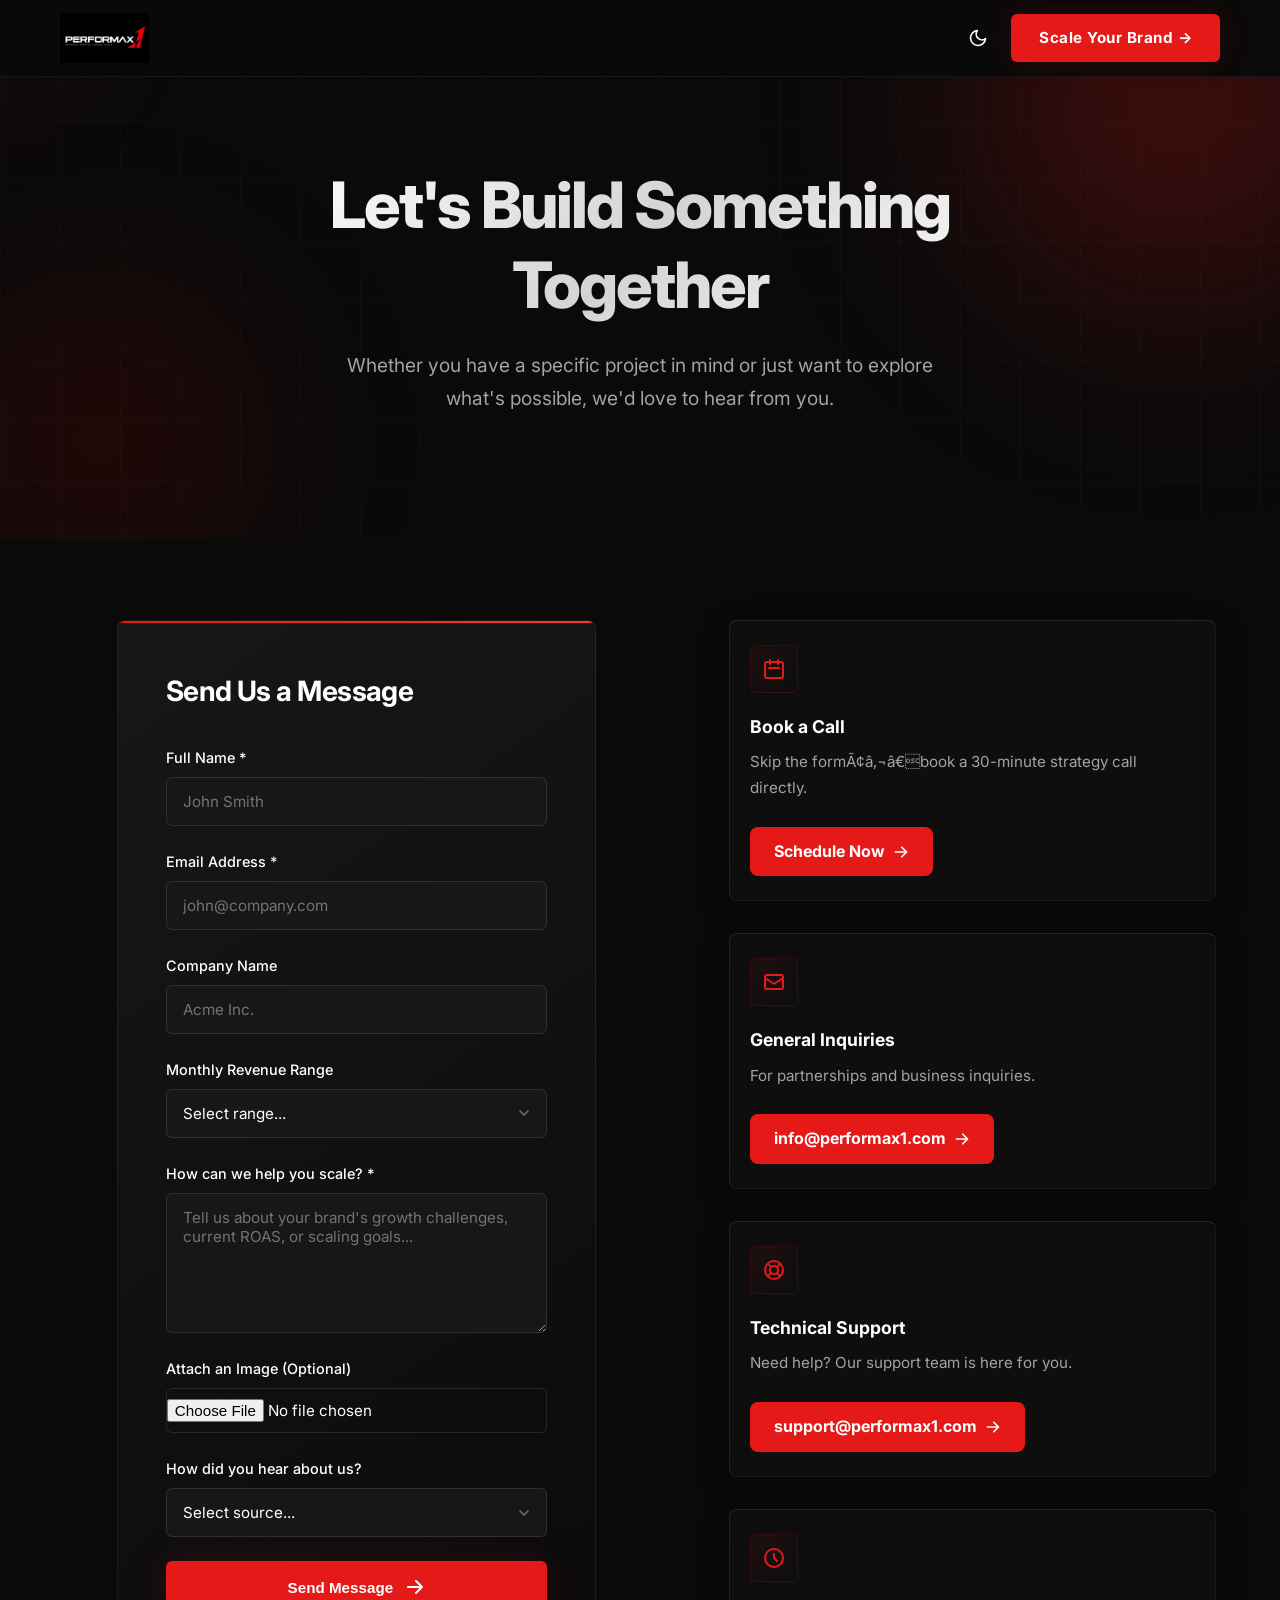
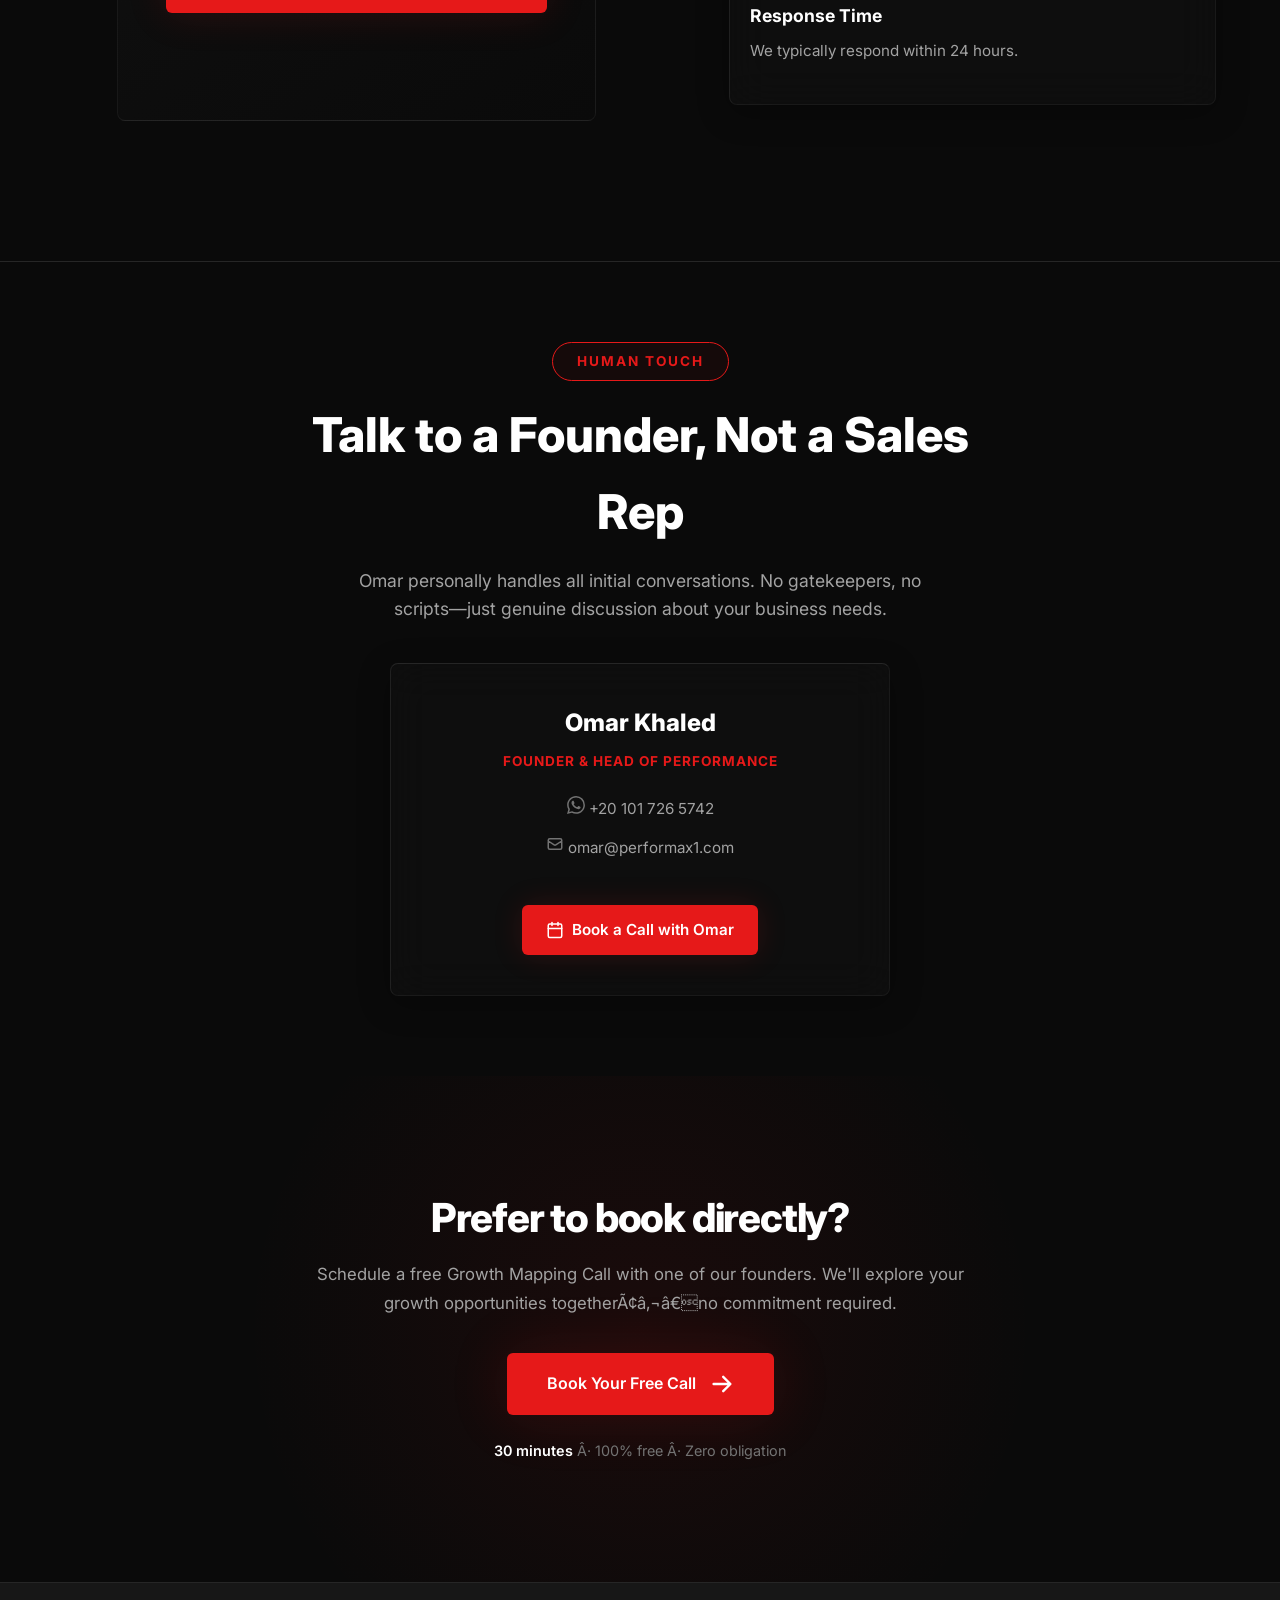
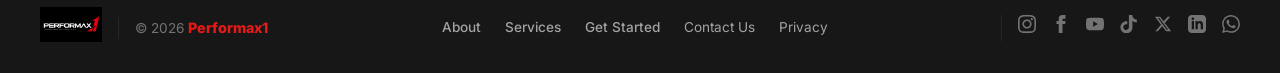
<file: contact.html>
﻿<!DOCTYPE html>
<html lang="en">

<head>
    <!-- Google Tag Manager -->
    <script>(function(w,d,s,l,i){w[l]=w[l]||[];w[l].push({'gtm.start':
    new Date().getTime(),event:'gtm.js'});var f=d.getElementsByTagName(s)[0],
    j=d.createElement(s),dl=l!='dataLayer'?'&l='+l:'';j.async=true;j.src=
    'https://www.googletagmanager.com/gtm.js?id='+i+dl;f.parentNode.insertBefore(j,f);
    })(window,document,'script','dataLayer','GTM-562XD9CG');</script>
    <!-- End Google Tag Manager -->
    <!-- Google tag (gtag.js) -->
    <script async src="https://www.googletagmanager.com/gtag/js?id=G-3HTBGZN9Y8"></script>
    <script>
      window.dataLayer = window.dataLayer || [];
      function gtag(){dataLayer.push(arguments);}
      gtag('js', new Date());

      gtag('config', 'G-3HTBGZN9Y8');
    </script>
    <meta charset="UTF-8">
    <meta name="viewport" content="width=device-width, initial-scale=1.0">
    <title>Contact Us | Performax1</title>
    <meta name="description"
        content="Get in touch with Performax1. Book a strategy call or send us a message to discuss scaling your brand and increasing your sales.">
    <link rel="preconnect" href="https://fonts.googleapis.com">
    <link rel="preconnect" href="https://fonts.gstatic.com" crossorigin>
    <link href="https://fonts.googleapis.com/css2?family=Inter:wght@300;400;500;600;700;800&display=swap"
        rel="stylesheet">

    <link rel="stylesheet" href="assets/css/global.css">
    <link rel="icon" type="image/png" href="images/favicon-2.png">
    <link rel="stylesheet" href="assets/css/contact.css">

    <style>
        /* --- Mobile Overrides for Inline Styles --- */
        @media (max-width: 768px) {

            /* Navbar CTA */
            .nav-cta {
                padding: 6px 10px !important;
                font-size: 12px !important;
            }

            /* Process Grid (index.html) */
            section#process>.container>div {
                grid-template-columns: 1fr !important;
                padding-bottom: 3rem !important;
                /* Fix spacing below last card */
            }

            section#process .container>div>div {
                text-align: center !important;
                display: flex !important;
                flex-direction: column !important;
                align-items: center !important;
            }

            section#process .container>div>div>div:first-child {
                left: 50% !important;
                transform: translateX(-50%) !important;
                text-align: center !important;
            }

            section#process .container>div>div ul {
                display: inline-block !important;
                text-align: left !important;
            }

            /* Footer */
            footer>.container {
                align-items: center !important;
            }

            footer>.container>div:first-child {
                flex-direction: column !important;
                align-items: center !important;
                text-align: center !important;
            }

            footer .footer-links {
                flex-direction: column !important;
                align-items: center !important;
                gap: 1rem !important;
            }

            footer>.container>div:last-child {
                flex-direction: column !important;
                align-items: center !important;
                text-align: center !important;
                gap: 1rem !important;
            }
        }
    </style>

</head>

<body>
    <!-- Google Tag Manager (noscript) -->
    <noscript><iframe src="https://www.googletagmanager.com/ns.html?id=GTM-562XD9CG"
    height="0" width="0" style="display:none;visibility:hidden"></iframe></noscript>
    <!-- End Google Tag Manager (noscript) -->
    <!-- Scroll Progress -->
    <div class="scroll-progress" id="scrollProgress"></div>

    <!-- Cursor Glow Effect -->
    <div class="cursor-glow" id="cursorGlow"></div>

    <!-- Navigation -->
    <nav id="navbar"
        style="position: fixed; top: 0; left: 0; right: 0; z-index: 1000; background: rgba(10,10,10,0.95); backdrop-filter: blur(12px); border-bottom: 1px solid rgba(255,255,255,0.05); padding: 0.8rem 0; transition: all 0.3s ease;">
        <div class="container nav-content"
            style="display: flex; justify-content: space-between; align-items: center; max-width: 1200px; margin: 0 auto; padding: 0 20px;">
            <a href="index.html" class="logo"><img src="images/logo.png" class="theme-logo dark-logo" alt="Performax1"
                    style="height: 50px; width: auto; object-fit: contain;"><img src="images/logo-light.png"
                    class="theme-logo light-logo" alt="Performax1"
                    style="height: 50px; width: auto; object-fit: contain;"></a>
            <div style="display: flex; align-items: center;">
                <button id="theme-toggle" aria-label="Toggle Theme"
                    style="background: none; border: none; cursor: pointer; padding: 8px; color: var(--text-primary); display: flex; align-items: center; justify-content: center; margin-right: 15px; transition: color 0.3s;">
                    <svg class="sun-icon" xmlns="http://www.w3.org/2000/svg" width="20" height="20" viewBox="0 0 24 24"
                        fill="none" stroke="currentColor" stroke-width="2" stroke-linecap="round"
                        stroke-linejoin="round" style="display: none;">
                        <circle cx="12" cy="12" r="5"></circle>
                        <line x1="12" y1="1" x2="12" y2="3"></line>
                        <line x1="12" y1="21" x2="12" y2="23"></line>
                        <line x1="4.22" y1="4.22" x2="5.64" y2="5.64"></line>
                        <line x1="18.36" y1="18.36" x2="19.78" y2="19.78"></line>
                        <line x1="1" y1="12" x2="3" y2="12"></line>
                        <line x1="21" y1="12" x2="23" y2="12"></line>
                        <line x1="4.22" y1="19.78" x2="5.64" y2="18.36"></line>
                        <line x1="18.36" y1="5.64" x2="19.78" y2="4.22"></line>
                    </svg>
                    <svg class="moon-icon" xmlns="http://www.w3.org/2000/svg" width="20" height="20" viewBox="0 0 24 24"
                        fill="none" stroke="currentColor" stroke-width="2" stroke-linecap="round"
                        stroke-linejoin="round">
                        <path d="M21 12.79A9 9 0 1 1 11.21 3 7 7 0 0 0 21 12.79z"></path>
                    </svg>
                </button>
                <a href="getting-started.html" class="nav-cta"
                    style="color: #ffffff !important; padding: 12px 28px; font-weight: 700; font-size: 0.95rem; letter-spacing: 0.5px;">
                    Scale Your Brand &rarr;
                </a>
            </div>
        </div>
    </nav>

    <!-- Hero Section -->
    <section class="hero" id="hero">
        <div class="hero-background">
            <div class="gradient-orb orb-1"></div>
            <div class="gradient-orb orb-2"></div>
        </div>

        <div class="hero-content">
            <h1 class="reveal">Let's Build Something Together</h1>
            <p class="hero-subtitle reveal reveal-delay-1">
                Whether you have a specific project in mind or just want to explore what's possible, we'd love to hear
                from you.
            </p>
        </div>
    </section>

    <!-- Contact Section -->
    <section class="contact-section">
        <div class="container">
            <div class="contact-grid">
                <!-- Contact Form -->
                <div class="contact-form-wrapper reveal">
                    <h2 class="form-title">Send Us a Message</h2>
                    <form id="contactForm" class="contact-form">


                        <div class="form-group">
                            <label for="name" class="form-label">Full Name *</label>
                            <input type="text" id="name" name="name" class="form-input" placeholder="John Smith"
                                required>
                        </div>

                        <div class="form-group">
                            <label for="email" class="form-label">Email Address *</label>
                            <input type="email" id="email" name="email" class="form-input"
                                placeholder="john@company.com" required>
                        </div>

                        <div class="form-group">
                            <label for="company" class="form-label">Company Name</label>
                            <input type="text" id="company" name="company" class="form-input" placeholder="Acme Inc.">
                        </div>

                        <div class="form-group">
                            <label for="revenue" class="form-label">Monthly Revenue Range</label>
                            <select id="revenue" name="revenue" class="form-select">
                                <option value="">Select range...</option>
                                <option value="under-50k">Under 50K EGP</option>
                                <option value="50k-250k">50K - 250K EGP</option>
                                <option value="250k-1m">250K - 1M EGP</option>
                                <option value="1m-5m">1M - 5M EGP</option>
                                <option value="5m-plus">5M+ EGP</option>
                            </select>
                        </div>

                        <div class="form-group">
                            <label for="message" class="form-label">How can we help you scale? *</label>
                            <textarea id="message" name="message" class="form-textarea"
                                placeholder="Tell us about your brand's growth challenges, current ROAS, or scaling goals..."
                                required></textarea>
                        </div>


                        <div class="form-group">
                            <label for="image" class="form-label">Attach an Image (Optional)</label>
                            <input type="file" id="image" name="image" class="form-input" accept="image/*"
                                style="background: transparent; padding: 10px 0;">
                        </div>

                        <div class="form-group">
                            <label for="source" class="form-label">How did you hear about us?</label>
                            <select id="source" name="source" class="form-select">
                                <option value="">Select source...</option>
                                <option value="social">Social Media (Facebook, Instagram, LinkedIn)</option>
                                <option value="search">Search Engine (Google)</option>
                                <option value="referral">Referral / Word of Mouth</option>
                                <option value="other">Other</option>
                            </select>
                        </div>

                        <div id="statusMessage" class="status-message"
                            style="margin-bottom: 1rem; padding: 12px; border-radius: 8px; text-align: center; font-weight: 600; display: none;">
                        </div>
                        <button type="submit" id="submitBtn" class="btn-submit" style="color: #ffffff !important;">
                            Send Message
                            <svg xmlns="http://www.w3.org/2000/svg" viewBox="0 0 20 20" fill="currentColor">
                                <path fill-rule="evenodd"
                                    d="M10.293 3.293a1 1 0 011.414 0l6 6a1 1 0 010 1.414l-6 6a1 1 0 01-1.414-1.414L14.586 11H3a1 1 0 110-2h11.586l-4.293-4.293a1 1 0 010-1.414z"
                                    clip-rule="evenodd" />
                            </svg>
                        </button>
                    </form>
                </div>

                <!-- Contact Info -->
                <div class="contact-info">
                    <div class="info-card reveal reveal-delay-1">
                        <div class="info-card-icon">
                            <svg xmlns="http://www.w3.org/2000/svg" fill="none" viewBox="0 0 24 24"
                                stroke="currentColor" stroke-width="2">
                                <path stroke-linecap="round" stroke-linejoin="round"
                                    d="M8 7V3m8 4V3m-9 8h10M5 21h14a2 2 0 002-2V7a2 2 0 00-2-2H5a2 2 0 00-2 2v12a2 2 0 002 2z" />
                            </svg>
                        </div>
                        <h3 class="info-card-title">Book a Call</h3>
                        <p class="info-card-description">Skip the formÃ¢â‚¬â€book a 30-minute strategy call directly.</p>
                        <a href="https://calendly.com/performax1/30min" class="info-card-link" target="_blank"
                            rel="noopener">
                            Schedule Now
                            <svg xmlns="http://www.w3.org/2000/svg" viewBox="0 0 20 20" fill="currentColor">
                                <path fill-rule="evenodd"
                                    d="M10.293 3.293a1 1 0 011.414 0l6 6a1 1 0 010 1.414l-6 6a1 1 0 01-1.414-1.414L14.586 11H3a1 1 0 110-2h11.586l-4.293-4.293a1 1 0 010-1.414z"
                                    clip-rule="evenodd" />
                            </svg>
                        </a>
                    </div>

                    <div class="info-card reveal reveal-delay-2">
                        <div class="info-card-icon">
                            <svg xmlns="http://www.w3.org/2000/svg" fill="none" viewBox="0 0 24 24"
                                stroke="currentColor" stroke-width="2">
                                <path stroke-linecap="round" stroke-linejoin="round"
                                    d="M3 8l7.89 5.26a2 2 0 002.22 0L21 8M5 19h14a2 2 0 002-2V7a2 2 0 00-2-2H5a2 2 0 00-2 2v10a2 2 0 002 2z" />
                            </svg>
                        </div>
                        <h3 class="info-card-title">General Inquiries</h3>
                        <p class="info-card-description">For partnerships and business inquiries.</p>
                        <a href="mailto:info@performax1.com" class="info-card-link">
                            info@performax1.com
                            <svg xmlns="http://www.w3.org/2000/svg" viewBox="0 0 20 20" fill="currentColor">
                                <path fill-rule="evenodd"
                                    d="M10.293 3.293a1 1 0 011.414 0l6 6a1 1 0 010 1.414l-6 6a1 1 0 01-1.414-1.414L14.586 11H3a1 1 0 110-2h11.586l-4.293-4.293a1 1 0 010-1.414z"
                                    clip-rule="evenodd" />
                            </svg>
                        </a>
                    </div>

                    <div class="info-card reveal reveal-delay-3">
                        <div class="info-card-icon">
                            <svg xmlns="http://www.w3.org/2000/svg" fill="none" viewBox="0 0 24 24"
                                stroke="currentColor" stroke-width="2">
                                <path stroke-linecap="round" stroke-linejoin="round"
                                    d="M18.364 5.636l-3.536 3.536m0 5.656l3.536 3.536M9.172 9.172L5.636 5.636m3.536 9.192l-3.536 3.536M21 12a9 9 0 11-18 0 9 9 0 0118 0zm-5 0a4 4 0 11-8 0 4 4 0 018 0z" />
                            </svg>
                        </div>
                        <h3 class="info-card-title">Technical Support</h3>
                        <p class="info-card-description">Need help? Our support team is here for you.</p>
                        <a href="mailto:support@performax1.com" class="info-card-link">
                            support@performax1.com
                            <svg xmlns="http://www.w3.org/2000/svg" viewBox="0 0 20 20" fill="currentColor">
                                <path fill-rule="evenodd"
                                    d="M10.293 3.293a1 1 0 011.414 0l6 6a1 1 0 010 1.414l-6 6a1 1 0 01-1.414-1.414L14.586 11H3a1 1 0 110-2h11.586l-4.293-4.293a1 1 0 010-1.414z"
                                    clip-rule="evenodd" />
                            </svg>
                        </a>
                    </div>

                    <div class="info-card reveal reveal-delay-4">
                        <div class="info-card-icon">
                            <svg xmlns="http://www.w3.org/2000/svg" fill="none" viewBox="0 0 24 24"
                                stroke="currentColor" stroke-width="2">
                                <path stroke-linecap="round" stroke-linejoin="round"
                                    d="M12 8v4l3 3m6-3a9 9 0 11-18 0 9 9 0 0118 0z" />
                            </svg>
                        </div>
                        <h3 class="info-card-title">Response Time</h3>
                        <p class="info-card-description">We typically respond within 24 hours.</p>
                    </div>
                </div>
            </div>
        </div>
    </section>

    <!-- Talk to a Founder Section -->
    <section style="padding: 5rem 20px; background: var(--bg-primary); border-top: 1px solid var(--bg-surface-hover);">
        <div class="container" style="max-width: 800px; margin: 0 auto; text-align: center;">
            <div class="reveal">
                <div
                    style="display: inline-block; border: 1px solid var(--color-primary); background: rgba(230, 25, 25, 0.05); padding: 8px 24px; border-radius: 50px; color: var(--color-primary); font-weight: 700; letter-spacing: 2px; text-transform: uppercase; font-size: 0.85rem; margin-bottom: 1rem;">
                    Human Touch</div>
                <h2
                    style="font-size: clamp(2rem, 4vw, 3rem); font-weight: 800; margin-bottom: 1rem; color: var(--text-primary);">
                    Talk to a Founder, Not a Sales Rep</h2>
                <p
                    style="color: var(--text-secondary); max-width: 600px; margin: 0 auto 2.5rem; font-size: 1.1rem; line-height: 1.6;">
                    Omar personally handles all initial conversations. No gatekeepers, no scripts&mdash;just genuine
                    discussion about your business needs.</p>
            </div>
            <div class="reveal reveal-delay-1 contact-card" style="padding: 2.5rem; max-width: 500px; margin: 0 auto;">
                <h3 style="font-size: 1.5rem; font-weight: 800; color: var(--text-primary); margin-bottom: 0.5rem;">Omar
                    Khaled</h3>
                <p class="founder-title"
                    style="color: var(--color-primary) !important; font-weight: 700; letter-spacing: 1px; font-size: 0.85rem; margin-bottom: 1.5rem;">
                    FOUNDER & HEAD OF PERFORMANCE</p>
                <div style="display: flex; flex-direction: column; gap: 0.8rem;">
                    <div class="founder-contact-row">
                        <svg width="18" height="18" viewBox="0 0 24 24" fill="var(--text-muted)" style="flex-shrink: 0; min-width: 18px;">
                            <path d="M17.472 14.382c-.297-.149-1.758-.867-2.03-.967-.273-.099-.471-.148-.67.15-.197.297-.767.966-.94 1.164-.173.199-.347.223-.644.075-.297-.15-1.255-.463-2.39-1.475-.883-.788-1.48-1.761-1.653-2.059-.173-.297-.018-.458.13-.606.134-.133.298-.347.446-.52.149-.174.198-.298.298-.497.099-.198.05-.371-.025-.52-.075-.149-.669-1.612-.916-2.207-.242-.579-.487-.5-.669-.51-.173-.008-.371-.01-.57-.01-.198 0-.52.074-.792.372-.272.297-1.04 1.016-1.04 2.479 0 1.462 1.065 2.875 1.213 3.074.149.198 2.096 3.2 5.077 4.487.709.306 1.262.489 1.694.625.712.227 1.36.195 1.871.118.571-.085 1.758-.719 2.006-1.413.248-.694.248-1.289.173-1.413-.074-.124-.272-.198-.57-.347m-5.421 7.403h-.004a9.87 9.87 0 01-5.031-1.378l-.361-.214-3.741.982.998-3.648-.235-.374a9.86 9.86 0 01-1.51-5.26c.001-5.45 4.436-9.884 9.888-9.884 2.64 0 5.122 1.03 6.988 2.898a9.825 9.825 0 012.893 6.994c-.003 5.45-4.437 9.884-9.885 9.884m8.413-18.297A11.815 11.815 0 0012.05 0C5.495 0 .16 5.335.157 11.892c0 2.096.547 4.142 1.588 5.945L.057 24l6.305-1.654a11.882 11.882 0 005.683 1.448h.005c6.554 0 11.89-5.335 11.893-11.893a11.821 11.821 0 00-3.48-8.413z" />
                        </svg>
                        <a href="http://wa.me/+201017265742" target="_blank" rel="noopener"
                            style="color: var(--text-secondary); text-decoration: none; font-size: clamp(0.75rem, 4vw, 0.95rem); white-space: nowrap;">+20 101 726 5742</a>
                    </div>
                    <div class="founder-contact-row">
                        <svg xmlns="http://www.w3.org/2000/svg" width="18" height="18" fill="none" viewBox="0 0 24 24"
                            stroke="var(--text-muted)" stroke-width="2" style="flex-shrink: 0; min-width: 18px;">
                            <path stroke-linecap="round" stroke-linejoin="round"
                                d="M3 8l7.89 5.26a2 2 0 002.22 0L21 8M5 19h14a2 2 0 002-2V7a2 2 0 00-2-2H5a2 2 0 00-2 2v10a2 2 0 002 2z" />
                        </svg>
                        <a href="mailto:omar@performax1.com"
                            style="color: var(--text-secondary); text-decoration: none; font-size: clamp(0.75rem, 4vw, 0.95rem); white-space: nowrap;">omar@performax1.com</a>
                    </div>
                    <div style="margin-top: 2rem; display: flex; justify-content: center;">
                        <a href="https://calendly.com/performax1/30min" target="_blank" rel="noopener" class="nav-cta"
                            style="display: inline-flex; align-items: center; justify-content: center; gap: 8px; font-size: 0.95rem; padding: 0.8rem 1.5rem;">
                            <svg xmlns="http://www.w3.org/2000/svg" width="18" height="18" viewBox="0 0 24 24"
                                fill="none" stroke="currentColor" stroke-width="2" stroke-linecap="round"
                                stroke-linejoin="round">
                                <rect x="3" y="4" width="18" height="18" rx="2" ry="2"></rect>
                                <line x1="16" y1="2" x2="16" y2="6"></line>
                                <line x1="8" y1="2" x2="8" y2="6"></line>
                                <line x1="3" y1="10" x2="21" y2="10"></line>
                            </svg>
                            Book a Call with Omar
                        </a>
                    </div>
                </div>
            </div>
        </div>
    </section>

    <!-- CTA Section -->
    <section class="cta-section">
        <div class="container">
            <div class="cta-content reveal">
                <h2 class="cta-title">Prefer to book directly?</h2>
                <p class="cta-subtitle">Schedule a free Growth Mapping Call with one of our founders. We'll explore your
                    growth opportunities togetherÃ¢â‚¬â€no commitment required.</p>
                <a href="https://calendly.com/performax1/30min" class="cta-button" style="color: #ffffff !important;"
                    target="_blank" rel="noopener">
                    Book Your Free Call
                    <svg xmlns="http://www.w3.org/2000/svg" viewBox="0 0 20 20" fill="currentColor">
                        <path fill-rule="evenodd"
                            d="M10.293 3.293a1 1 0 011.414 0l6 6a1 1 0 010 1.414l-6 6a1 1 0 01-1.414-1.414L14.586 11H3a1 1 0 110-2h11.586l-4.293-4.293a1 1 0 010-1.414z"
                            clip-rule="evenodd" />
                    </svg>
                </a>
                <p class="cta-note"><strong>30 minutes</strong> Â· 100% free Â· Zero obligation</p>
            </div>
        </div>
    </section>

    <!-- Footer -->
    <footer style="background: var(--bg-surface); padding: 1.5rem 20px; border-top: 1px solid var(--bg-surface-hover);">
        <div
            style="max-width: 1200px; margin: 0 auto; display: flex; justify-content: space-between; align-items: center; flex-wrap: wrap; gap: 1.5rem;">

            <!-- Left: Logo & Copyright -->
            <div style="display: flex; align-items: center; gap: 1rem;">
                <a href="index.html"><img src="images/logo.png" class="theme-logo dark-logo" alt="Performax1"
                        style="height: 35px; width: auto; object-fit: contain;"><img src="images/logo-light.png"
                        class="theme-logo light-logo" alt="Performax1"
                        style="height: 35px; width: auto; object-fit: contain;"></a>
                <p
                    style="color: var(--text-muted); font-size: 0.85rem; margin: 0; border-left: 1px solid var(--bg-surface-hover); padding-left: 1rem;">
                    &copy; 2026 <span class="brand-text">Performax1</span></p>
            </div>

            <!-- Center: Links -->
            <div style="display: flex; gap: 1.5rem; flex-wrap: wrap;">
                <a href="about.html"
                    style="color: var(--text-secondary); text-decoration: none; font-size: 0.85rem; font-weight: 500; transition: 0.3s;"
                    onmouseover="this.style.color='var(--color-primary)'"
                    onmouseout="this.style.color='var(--text-secondary)'">About</a>
                <a href="services.html"
                    style="color: var(--text-secondary); text-decoration: none; font-size: 0.85rem; font-weight: 500; transition: 0.3s;"
                    onmouseover="this.style.color='var(--color-primary)'"
                    onmouseout="this.style.color='var(--text-secondary)'">Services</a>
                <a href="getting-started.html"
                    style="color: var(--text-secondary); text-decoration: none; font-size: 0.85rem; font-weight: 500; transition: 0.3s;"
                    onmouseover="this.style.color='var(--color-primary)'"
                    onmouseout="this.style.color='var(--text-secondary)'">Get Started</a>
                <a href="contact.html"
                    style="color: var(--text-secondary); text-decoration: none; font-size: 0.85rem; transition: 0.3s;"
                    onmouseover="this.style.color='var(--color-primary)'"
                    onmouseout="this.style.color='var(--text-secondary)'">Contact Us</a>
                <a href="privacy.html"
                    style="color: var(--text-secondary); text-decoration: none; font-size: 0.85rem; transition: 0.3s;"
                    onmouseover="this.style.color='var(--color-primary)'"
                    onmouseout="this.style.color='var(--text-secondary)'">Privacy</a>
            </div>

            <!-- Right: All 6 Social Icons -->
            <div class="social-wrapper"
                style="display: flex; align-items: center; gap: 1rem; border-left: 1px solid var(--bg-surface-hover); padding-left: 1rem;">
                <!-- Instagram -->
                <a href="#" style="color: var(--text-muted); transition: 0.3s;"
                    onmouseover="this.style.color='var(--color-primary)'"
                    onmouseout="this.style.color='var(--text-muted)'" title="Instagram"><svg width="18" height="18"
                        viewBox="0 0 24 24" fill="currentColor">
                        <path
                            d="M12 2.163c3.204 0 3.584.012 4.85.07 3.252.148 4.771 1.691 4.919 4.919.058 1.265.069 1.645.069 4.849 0 3.205-.012 3.584-.069 4.849-.149 3.225-1.664 4.771-4.919 4.919-1.266.058-1.644.07-4.85.07-3.204 0-3.584-.012-4.849-.07-3.26-.149-4.771-1.699-4.919-4.92-.058-1.265-.07-1.644-.07-4.849 0-3.204.013-3.583.07-4.849.149-3.227 1.664-4.771 4.919-4.919 1.266-.057 1.645-.069 4.849-.069zm0-2.163c-3.259 0-3.667.014-4.947.072-4.358.2-6.78 2.618-6.98 6.98-.059 1.281-.073 1.689-.073 4.948 0 3.259.014 3.668.072 4.948.2 4.358 2.618 6.78 6.98 6.98 1.281.058 1.689.072 4.948.072 3.259 0 3.668-.014 4.948-.072 4.354-.2 6.782-2.618 6.979-6.98.059-1.28.073-1.689.073-4.948 0-3.259-.014-3.667-.072-4.947-.196-4.354-2.617-6.78-6.979-6.98-1.281-.059-1.69-.073-4.949-.073zm0 5.838c-3.403 0-6.162 2.759-6.162 6.162s2.759 6.163 6.162 6.163 6.162-2.759 6.162-6.163c0-3.403-2.759-6.162-6.162-6.162zm0 10.162c-2.209 0-4-1.79-4-4 0-2.209 1.791-4 4-4s4 1.791 4 4c0 2.21-1.791 4-4 4zm6.406-11.845c-.796 0-1.441.645-1.441 1.44s.645 1.44 1.441 1.44c.795 0 1.439-.645 1.439-1.44s-.644-1.44-1.439-1.44z" />
                    </svg></a>
                <!-- Facebook -->
                <a href="https://www.facebook.com/performax1" target="_blank" rel="noopener" style="color: var(--text-muted); transition: 0.3s;"
                    onmouseover="this.style.color='var(--color-primary)'"
                    onmouseout="this.style.color='var(--text-muted)'" title="Facebook"><svg width="18" height="18"
                        viewBox="0 0 24 24" fill="currentColor">
                        <path
                            d="M9 8h-3v4h3v12h5v-12h3.642l.358-4h-4v-1.667c0-.955.192-1.333 1.115-1.333h2.885v-5h-3.808c-3.596 0-5.192 1.583-5.192 4.615v3.385z" />
                    </svg></a>
                <!-- YouTube -->
                <a href="#" style="color: var(--text-muted); transition: 0.3s;"
                    onmouseover="this.style.color='var(--color-primary)'"
                    onmouseout="this.style.color='var(--text-muted)'" title="YouTube"><svg width="18" height="18"
                        viewBox="0 0 24 24" fill="currentColor">
                        <path
                            d="M23.498 6.186a3.016 3.016 0 0 0-2.122-2.136C19.505 3.545 12 3.545 12 3.545s-7.505 0-9.377.505A3.017 3.017 0 0 0 .502 6.186C0 8.07 0 12 0 12s0 3.93.502 5.814a3.016 3.016 0 0 0 2.122 2.136c1.871.505 9.376.505 9.376.505s7.505 0 9.377-.505a3.015 3.015 0 0 0 2.122-2.136C24 15.93 24 12 24 12s0-3.93-.502-5.814zM9.545 15.568V8.432L15.818 12l-6.273 3.568z" />
                    </svg></a>
                <!-- TikTok -->
                <a href="#" style="color: var(--text-muted); transition: 0.3s;"
                    onmouseover="this.style.color='var(--color-primary)'"
                    onmouseout="this.style.color='var(--text-muted)'" title="TikTok"><svg width="18" height="18"
                        viewBox="0 0 24 24" fill="currentColor">
                        <path
                            d="M12.525.02c1.31-.02 2.61-.01 3.91-.02.08 1.53.63 3.09 1.75 4.17 1.12 1.11 2.7 1.62 4.24 1.79v4.03c-1.44-.05-2.89-.35-4.2-.97-.57-.26-1.1-.59-1.62-.93-.01 2.92.01 5.84-.02 8.75-.08 2.22-1.12 4.39-2.9 5.86-1.6 1.33-3.69 2.01-5.75 1.83-2.11-.18-4.08-1.21-5.46-2.82-1.37-1.6-2.03-3.7-1.89-5.8.14-2.1 1.09-4.08 2.62-5.54 1.5-1.42 3.56-2.22 5.62-2.16.29 0 .59.02.88.06v4.13c-.92-.2-1.89-.13-2.76.24-.87.37-1.61 1.01-2.07 1.82-.46.8-.59 1.76-.36 2.65.23.88.75 1.65 1.48 2.15.73.5 1.63.74 2.52.66.89-.08 1.71-.5 2.33-1.17.61-.66.97-1.54 1-2.45.04-3.15.01-6.29.02-9.44.02-4.22-.03-8.43.05-12.65z" />
                    </svg></a>
                <!-- X / Twitter -->
                <a href="#" style="color: var(--text-muted); transition: 0.3s;"
                    onmouseover="this.style.color='var(--color-primary)'"
                    onmouseout="this.style.color='var(--text-muted)'" title="X / Twitter"><svg width="18" height="18"
                        viewBox="0 0 24 24" fill="currentColor">
                        <path
                            d="M18.244 2.25h3.308l-7.227 8.26 8.502 11.24H16.17l-5.214-6.817L4.99 21.75H1.68l7.73-8.835L1.254 2.25H8.08l4.713 6.231zm-1.161 17.52h1.833L7.084 4.126H5.117z" />
                    </svg></a>
                <!-- LinkedIn -->
                <a href="#" style="color: var(--text-muted); transition: 0.3s;"
                    onmouseover="this.style.color='var(--color-primary)'"
                    onmouseout="this.style.color='var(--text-muted)'" title="LinkedIn"><svg width="18" height="18"
                        viewBox="0 0 24 24" fill="currentColor">
                        <path
                            d="M19 0h-14c-2.761 0-5 2.239-5 5v14c0 2.761 2.239 5 5 5h14c2.762 0 5-2.239 5-5v-14c0-2.761-2.238-5-5-5zm-11 19h-3v-11h3v11zm-1.5-12.268c-.966 0-1.75-.79-1.75-1.764s.784-1.764 1.75-1.764 1.75.79 1.75 1.764-.783 1.764-1.75 1.764zm13.5 12.268h-3v-5.604c0-3.368-4-3.113-4 0v5.604h-3v-11h3v1.765c1.396-2.586 7-2.777 7 2.476v6.759z" />
                    </svg></a>
                <!-- WhatsApp -->
                <a href="http://wa.me/+201017265742" target="_blank" rel="noopener" style="color: var(--text-muted); transition: 0.3s;"
                    onmouseover="this.style.color='var(--color-primary)'"
                    onmouseout="this.style.color='var(--text-muted)'" title="WhatsApp"><svg width="18" height="18"
                        viewBox="0 0 24 24" fill="currentColor">
                        <path
                            d="M17.472 14.382c-.297-.149-1.758-.867-2.03-.967-.273-.099-.471-.148-.67.15-.197.297-.767.966-.94 1.164-.173.199-.347.223-.644.075-.297-.15-1.255-.463-2.39-1.475-.883-.788-1.48-1.761-1.653-2.059-.173-.297-.018-.458.13-.606.134-.133.298-.347.446-.52.149-.174.198-.298.298-.497.099-.198.05-.371-.025-.52-.075-.149-.669-1.612-.916-2.207-.242-.579-.487-.5-.669-.51-.173-.008-.371-.01-.57-.01-.198 0-.52.074-.792.372-.272.297-1.04 1.016-1.04 2.479 0 1.462 1.065 2.875 1.213 3.074.149.198 2.096 3.2 5.077 4.487.709.306 1.262.489 1.694.625.712.227 1.36.195 1.871.118.571-.085 1.758-.719 2.006-1.413.248-.694.248-1.289.173-1.413-.074-.124-.272-.198-.57-.347m-5.421 7.403h-.004a9.87 9.87 0 01-5.031-1.378l-.361-.214-3.741.982.998-3.648-.235-.374a9.86 9.86 0 01-1.51-5.26c.001-5.45 4.436-9.884 9.888-9.884 2.64 0 5.122 1.03 6.988 2.898a9.825 9.825 0 012.893 6.994c-.003 5.45-4.437 9.884-9.885 9.884m8.413-18.297A11.815 11.815 0 0012.05 0C5.495 0 .16 5.335.157 11.892c0 2.096.547 4.142 1.588 5.945L.057 24l6.305-1.654a11.882 11.882 0 005.683 1.448h.005c6.554 0 11.89-5.335 11.893-11.893a11.821 11.821 0 00-3.48-8.413z" />
                    </svg></a>
            </div>
        </div>
    </footer>
    <script src="assets/js/main.js"></script>




    <!-- Theme Script -->
    <script>
        const themeToggle = document.getElementById('theme-toggle');
        const currentTheme = localStorage.getItem('theme') || 'dark';
        if (currentTheme === 'light') {
            document.body.setAttribute('data-theme', 'light');
        }
        if (themeToggle) {
            themeToggle.addEventListener('click', () => {
                if (document.body.getAttribute('data-theme') === 'light') {
                    document.body.removeAttribute('data-theme');
                    localStorage.setItem('theme', 'dark');
                } else {
                    document.body.setAttribute('data-theme', 'light');
                    localStorage.setItem('theme', 'light');
                }
            });
        }
    </script>
    <!-- Scroll to Top Button -->
    <button id="scrollToTopBtn" aria-label="Scroll to top">
        <svg xmlns="http://www.w3.org/2000/svg" width="20" height="20" viewBox="0 0 24 24" fill="none"
            stroke="currentColor" stroke-width="2" stroke-linecap="round" stroke-linejoin="round">
            <path d="M12 19V5M5 12l7-7 7 7" />
        </svg>
    </button>
    <script>
        const scrollToTopBtn = document.getElementById('scrollToTopBtn');
        if (scrollToTopBtn) {
            window.addEventListener('scroll', () => {
                if (window.pageYOffset > 300) {
                    scrollToTopBtn.classList.add('visible');
                } else {
                    scrollToTopBtn.classList.remove('visible');
                }
            });
            scrollToTopBtn.addEventListener('click', () => {
                const startPosition = window.pageYOffset;
                const distance = -startPosition;
                const duration = 600; // ms for smooth scrolling
                let start = null;

                function step(timestamp) {
                    if (!start) start = timestamp;
                    const progress = timestamp - start;
                    // Easing function (easeInOutCubic)
                    const p = Math.min(progress / duration, 1);
                    const ease = p < 0.5 ? 4 * p * p * p : 1 - Math.pow(-2 * p + 2, 3) / 2;

                    window.scrollTo(0, startPosition + distance * ease);

                    if (progress < duration) {
                        window.requestAnimationFrame(step);
                    }
                }
                window.requestAnimationFrame(step);
            });
        }
    </script>

    <!-- Contact Form Submission Script -->
    <script>
        const GOOGLE_SCRIPT_URL = atob('aHR0cHM6Ly9zY3JpcHQuZ29vZ2xlLmNvbS9tYWNyb3Mvcy9BS2Z5Y2J6UHFocnpScEk0dTNhNEhDYVFROW1adzBoM3lEOWpfLWZmVHdtOEVWejV0aDhiZm9wRG13YUNhS0cyWEZnb0tSX3hvUS9leGVj');

        const form = document.getElementById('contactForm');
        const submitBtn = document.getElementById('submitBtn');
        const statusMsg = document.getElementById('statusMessage');

        if (form) {
            form.addEventListener('submit', async (e) => {
                e.preventDefault();

                // Clear previous messages
                statusMsg.style.display = 'none';

                const formData = new FormData(form);
                const data = Object.fromEntries(formData.entries());
                data.timestamp = new Date().toISOString();

                // P0: Safe File Upload Handling
                const fileInput = document.getElementById('image');
                if (fileInput && fileInput.files.length > 0) {
                    const file = fileInput.files[0];
                    const MAX_FILE_SIZE = 5 * 1024 * 1024; // 5MB
                    const allowedTypes = ['image/jpeg', 'image/png', 'image/webp', 'application/pdf'];
                    
                    if (!allowedTypes.includes(file.type)) {
                        statusMsg.textContent = 'Invalid file type. Please upload an image or PDF.';
                        statusMsg.style.display = 'block';
                        statusMsg.style.background = 'rgba(239, 68, 68, 0.1)';
                        statusMsg.style.color = '#ef4444';
                        return;
                    }

                    if (file.size > MAX_FILE_SIZE) {
                        statusMsg.textContent = 'File is too large. Maximum size is 5MB.';
                        statusMsg.style.display = 'block';
                        statusMsg.style.background = 'rgba(239, 68, 68, 0.1)';
                        statusMsg.style.color = '#ef4444';
                        return;
                    }

                    data.fileName = file.name;
                    data.mimeType = file.type;
                    const reader = new FileReader();
                    data.fileData = await new Promise((resolve, reject) => {
                        reader.onload = () => resolve(reader.result.split(',')[1]);
                        reader.onerror = () => reject(new Error('File reading failed'));
                        reader.readAsDataURL(file);
                    });
                }

                submitBtn.textContent = 'Sending...';
                submitBtn.disabled = true;

                try {
                    const response = await fetch(GOOGLE_SCRIPT_URL, {
                        method: 'POST',
                        // P0: Removed no-cors, using text/plain to avoid preflight issues
                        headers: { 'Content-Type': 'text/plain;charset=utf-8' },
                        body: JSON.stringify(data)
                    });

                    if (!response.ok) {
                        throw new Error(`Server returned status: ${response.status}`);
                    }

                    statusMsg.textContent = 'Message sent successfully! We will contact you soon.';
                    statusMsg.style.display = 'block';
                    statusMsg.style.background = 'rgba(34, 197, 94, 0.1)';
                    statusMsg.style.color = '#22c55e';
                    form.reset();
                } catch (error) {
                    // console.error removed per P2 Leftover cleanup
                    statusMsg.textContent = 'Something went wrong. Please try emailing us directly.';
                    statusMsg.style.display = 'block';
                    statusMsg.style.background = 'rgba(239, 68, 68, 0.1)';
                    statusMsg.style.color = '#ef4444';
                } finally {
                    submitBtn.textContent = 'Send Message';
                    submitBtn.disabled = false;
                }
            });
        }
    </script>

</body>

</html>
</file>
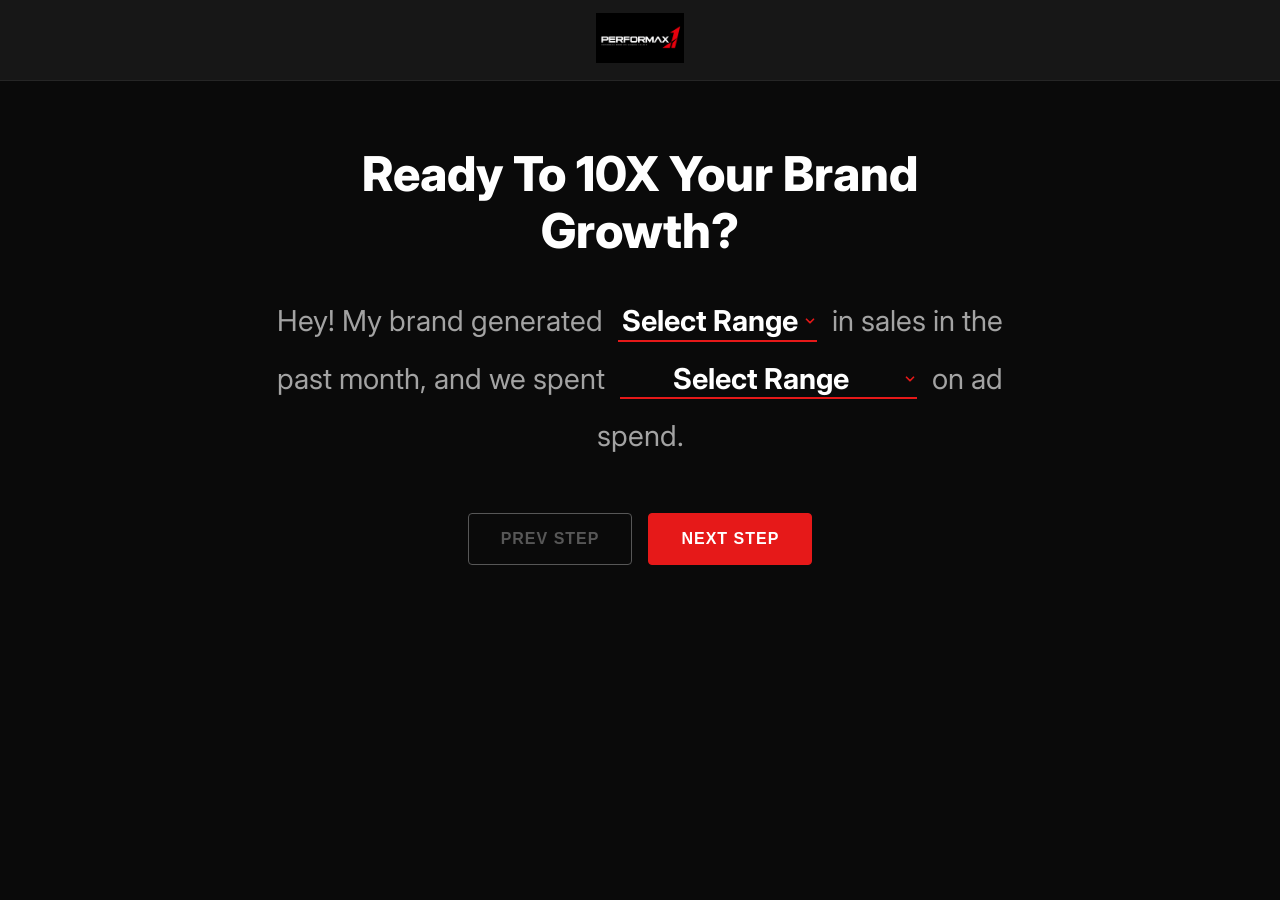
<file: getting-started.html>
<!DOCTYPE html>
<html lang="en">

<head>
    <!-- Google Tag Manager -->
    <script>(function(w,d,s,l,i){w[l]=w[l]||[];w[l].push({'gtm.start':
    new Date().getTime(),event:'gtm.js'});var f=d.getElementsByTagName(s)[0],
    j=d.createElement(s),dl=l!='dataLayer'?'&l='+l:'';j.async=true;j.src=
    'https://www.googletagmanager.com/gtm.js?id='+i+dl;f.parentNode.insertBefore(j,f);
    })(window,document,'script','dataLayer','GTM-562XD9CG');</script>
    <!-- End Google Tag Manager -->
    <!-- Google tag (gtag.js) -->
    <script async src="https://www.googletagmanager.com/gtag/js?id=G-3HTBGZN9Y8"></script>
    <script>
      window.dataLayer = window.dataLayer || [];
      function gtag(){dataLayer.push(arguments);}
      gtag('js', new Date());

      gtag('config', 'G-3HTBGZN9Y8');
    </script>
    <meta charset="UTF-8">
    <meta name="viewport" content="width=device-width, initial-scale=1.0">
    <title>Performax1 | Getting Started</title>
    <meta name="description"
        content="Apply to work with Performax1. Tell us about your brand and book a free discovery call with our team.">
    <link rel="icon" type="image/png" href="images/favicon-2.png">
    <link rel="preconnect" href="https://fonts.googleapis.com">
    <link rel="preconnect" href="https://fonts.gstatic.com" crossorigin>
    <link href="https://fonts.googleapis.com/css2?family=Inter:wght@300;400;500;600;700;800&display=swap"
        rel="stylesheet">

    <link rel="stylesheet" href="assets/css/global.css">
    <link rel="stylesheet" href="assets/css/getting-started.css">
</head>

<body class="funnel-body">
    <!-- Google Tag Manager (noscript) -->
    <noscript><iframe src="https://www.googletagmanager.com/ns.html?id=GTM-562XD9CG"
    height="0" width="0" style="display:none;visibility:hidden"></iframe></noscript>
    <!-- End Google Tag Manager (noscript) -->
    <!-- Minimal Header -->
    <header class="funnel-header">
        <a href="index.html"><img src="images/logo.png" class="theme-logo dark-logo" alt="Performax1"
                style="height: 50px; width: auto; object-fit: contain;"><img src="images/logo-light.png"
                class="theme-logo light-logo" alt="Performax1"
                style="height: 50px; width: auto; object-fit: contain;"></a>
    </header>



    <main class="funnel-container">
        <!-- Step 1: Qualification -->
        <div id="step-1" class="funnel-step active">
            <h1>Ready To 10X Your Brand Growth?</h1>

            <div class="qualification-statement">
                Hey! My brand generated
                <select id="sales-range" aria-label="Sales Range">
                    <option value="" disabled selected>Select Range</option>
                    <option value="below-600k">Below 600K</option>
                    <option value="600k-1m">600K to 1M</option>
                    <option value="1m-3m">1M to 3M</option>
                    <option value="3m-5m">3M to 5M</option>
                    <option value="above-5m">Above 5M</option>
                </select>
                in sales in the past month, and we spent
                <select id="ad-spend-range" aria-label="Ad Spend Range">
                    <option value="" disabled selected>Select Range</option>
                    <option value="organic">I sell only organically</option>
                    <option value="0-50k">0 to 50K</option>
                    <option value="50k-100k">50K to 100K</option>
                    <option value="100k-200k">100 to 200K</option>
                    <option value="200k-400k">200 to 400K</option>
                    <option value="above-500k">Above 500K</option>
                </select>
                on ad spend.
            </div>

            <div class="funnel-actions">
                <button class="btn-prev" disabled>PREV STEP</button>
                <button class="btn-next" id="btn-next-step1">NEXT STEP</button>
            </div>
        </div>

        <!-- Step 2: Not Qualified -->
        <div id="step-unqualified" class="funnel-step">
            <h1>Unfortunately, you won't be a good fit for us at your current stage.</h1>
            <p>However, we can still help you out through a consultation.</p>

            <div class="funnel-actions">
                <button class="btn-prev" id="btn-prev-unqualified">PREV STEP</button>
                <a href="https://calendly.com/performax1/30min" class="btn-next" target="_blank" rel="noopener">BOOK
                    CONSULTATION</a>
            </div>
        </div>

        <!-- Step 3: Discovery Call Form -->
        <div id="step-3" class="funnel-step">
            <h1>You're Just One Step Away From Becoming The Next Big Brand In Your Market.</h1>

            <form id="discovery-form">
                <fieldset class="form-group row-radio" style="border:none; padding:0; margin-bottom:1.5rem;">
                    <legend style="margin-bottom:0.5rem; font-weight:500;">Have you watched the video about our process? *</legend>
                    <div class="radio-group">
                        <label><input type="radio" name="watched_video" value="yes" required> Yes</label>
                        <label><input type="radio" name="watched_video" value="no" required> No</label>
                    </div>
                </fieldset>

                <div class="form-row">
                    <div class="form-group">
                        <label for="name">Name *</label>
                        <input type="text" id="name" name="name" required>
                    </div>
                    <div class="form-group">
                        <label for="phone">Phone Number *</label>
                        <input type="tel" id="phone" name="phone" required>
                    </div>
                </div>

                <div class="form-group">
                    <label for="email">Work Email *</label>
                    <input type="email" id="email" name="email" required>
                </div>

                <div class="form-group">
                    <label for="role">Role in the company *</label>
                    <input type="text" id="role" name="role" required>
                </div>

                <div class="form-group">
                    <label for="instagram">Brand Instagram URL *</label>
                    <input type="url" id="instagram" name="instagram" required>
                </div>

                <div class="form-group">
                    <label for="goals">What are your current business goals and challenges? *</label>
                    <textarea id="goals" name="goals" rows="4" required></textarea>
                </div>

                <div class="form-group">
                    <label for="screenshot">Upload Sales Screenshot *</label>
                    <div class="file-drop-area" id="file-drop-area">
                        <p>Drag & drop image here, or click to select</p>
                        <p class="file-info">(Images only, max 5MB)</p>
                        <input type="file" id="screenshot" name="screenshot" accept="image/jpeg,image/png,image/webp,application/pdf" required>
                    </div>
                    <div id="file-name-preview"></div>
                </div>

                <div class="form-group">
                    <label for="extra">Would you like us to know anything extra? (optional)</label>
                    <textarea id="extra" name="extra" rows="3"></textarea>
                </div>

                <div class="form-group">
                    <label id="date-picker-label">📅 Pick a Meeting Time *</label>
                    <div class="date-picker-grid" id="date-picker-grid" role="group" aria-labelledby="date-picker-label">
                        <!-- Dates will be generated by JS -->
                    </div>
                    <input type="hidden" id="selected-date" name="selected_date" required>
                    <div id="date-error" class="error-msg" style="display: none;">Please select a meeting time.</div>
                </div>

                <div class="form-actions">
                    <button type="submit" class="btn-submit">Submit Discovery Call Request</button>
                </div>

                <div class="next-steps-box">
                    <h3>What happens next?</h3>
                    <p>After you submit this form, someone from our team will review your submission and contact you
                        within 24-48 hours.</p>
                    <p>📧 Reach out directly at <a href="mailto:info@performax1.com">info@performax1.com</a>
                    </p>
                </div>
            </form>
        </div>

        <!-- Step 4: Success Message -->
        <div id="step-success" class="funnel-step">
            <h1>Your request has been submitted!</h1>
            <p>We'll contact you within 24-48 hours.</p>
            <div class="funnel-actions" style="margin-top: 2rem;">
                <a href="index.html" class="btn-next">Return to Home</a>
            </div>
        </div>
    </main>

    <script src="assets/js/getting-started.js"></script>

    <!-- Theme Toggle Script -->
    <script>
        document.addEventListener('DOMContentLoaded', () => {
            const themeToggle = document.getElementById('theme-toggle');
            const currentTheme = localStorage.getItem('theme');
            if (currentTheme) {
                document.body.setAttribute('data-theme', currentTheme);
            }
            if (themeToggle) {
                themeToggle.addEventListener('click', () => {
                    if (document.body.getAttribute('data-theme') === 'light') {
                        document.body.removeAttribute('data-theme');
                        localStorage.setItem('theme', 'dark');
                    } else {
                        document.body.setAttribute('data-theme', 'light');
                        localStorage.setItem('theme', 'light');
                    }
                });
            }
        });
    </script>


    <!-- Scroll to Top Button -->
    <button id="scrollToTopBtn" aria-label="Scroll to top">
        <svg xmlns="http://www.w3.org/2000/svg" width="20" height="20" viewBox="0 0 24 24" fill="none"
            stroke="currentColor" stroke-width="2" stroke-linecap="round" stroke-linejoin="round">
            <path d="M12 19V5M5 12l7-7 7 7" />
        </svg>
    </button>
    <script>
        const scrollToTopBtn = document.getElementById('scrollToTopBtn');
        if (scrollToTopBtn) {
            window.addEventListener('scroll', () => {
                if (window.pageYOffset > 300) {
                    scrollToTopBtn.classList.add('visible');
                } else {
                    scrollToTopBtn.classList.remove('visible');
                }
            });
            scrollToTopBtn.addEventListener('click', () => {
                const startPosition = window.pageYOffset;
                const distance = -startPosition;
                const duration = 600; // ms for smooth scrolling
                let start = null;

                function step(timestamp) {
                    if (!start) start = timestamp;
                    const progress = timestamp - start;
                    // Easing function (easeInOutCubic)
                    const p = Math.min(progress / duration, 1);
                    const ease = p < 0.5 ? 4 * p * p * p : 1 - Math.pow(-2 * p + 2, 3) / 2;

                    window.scrollTo(0, startPosition + distance * ease);

                    if (progress < duration) {
                        window.requestAnimationFrame(step);
                    }
                }
                window.requestAnimationFrame(step);
            });
        }
    </script>
</body>

</html>
</file>
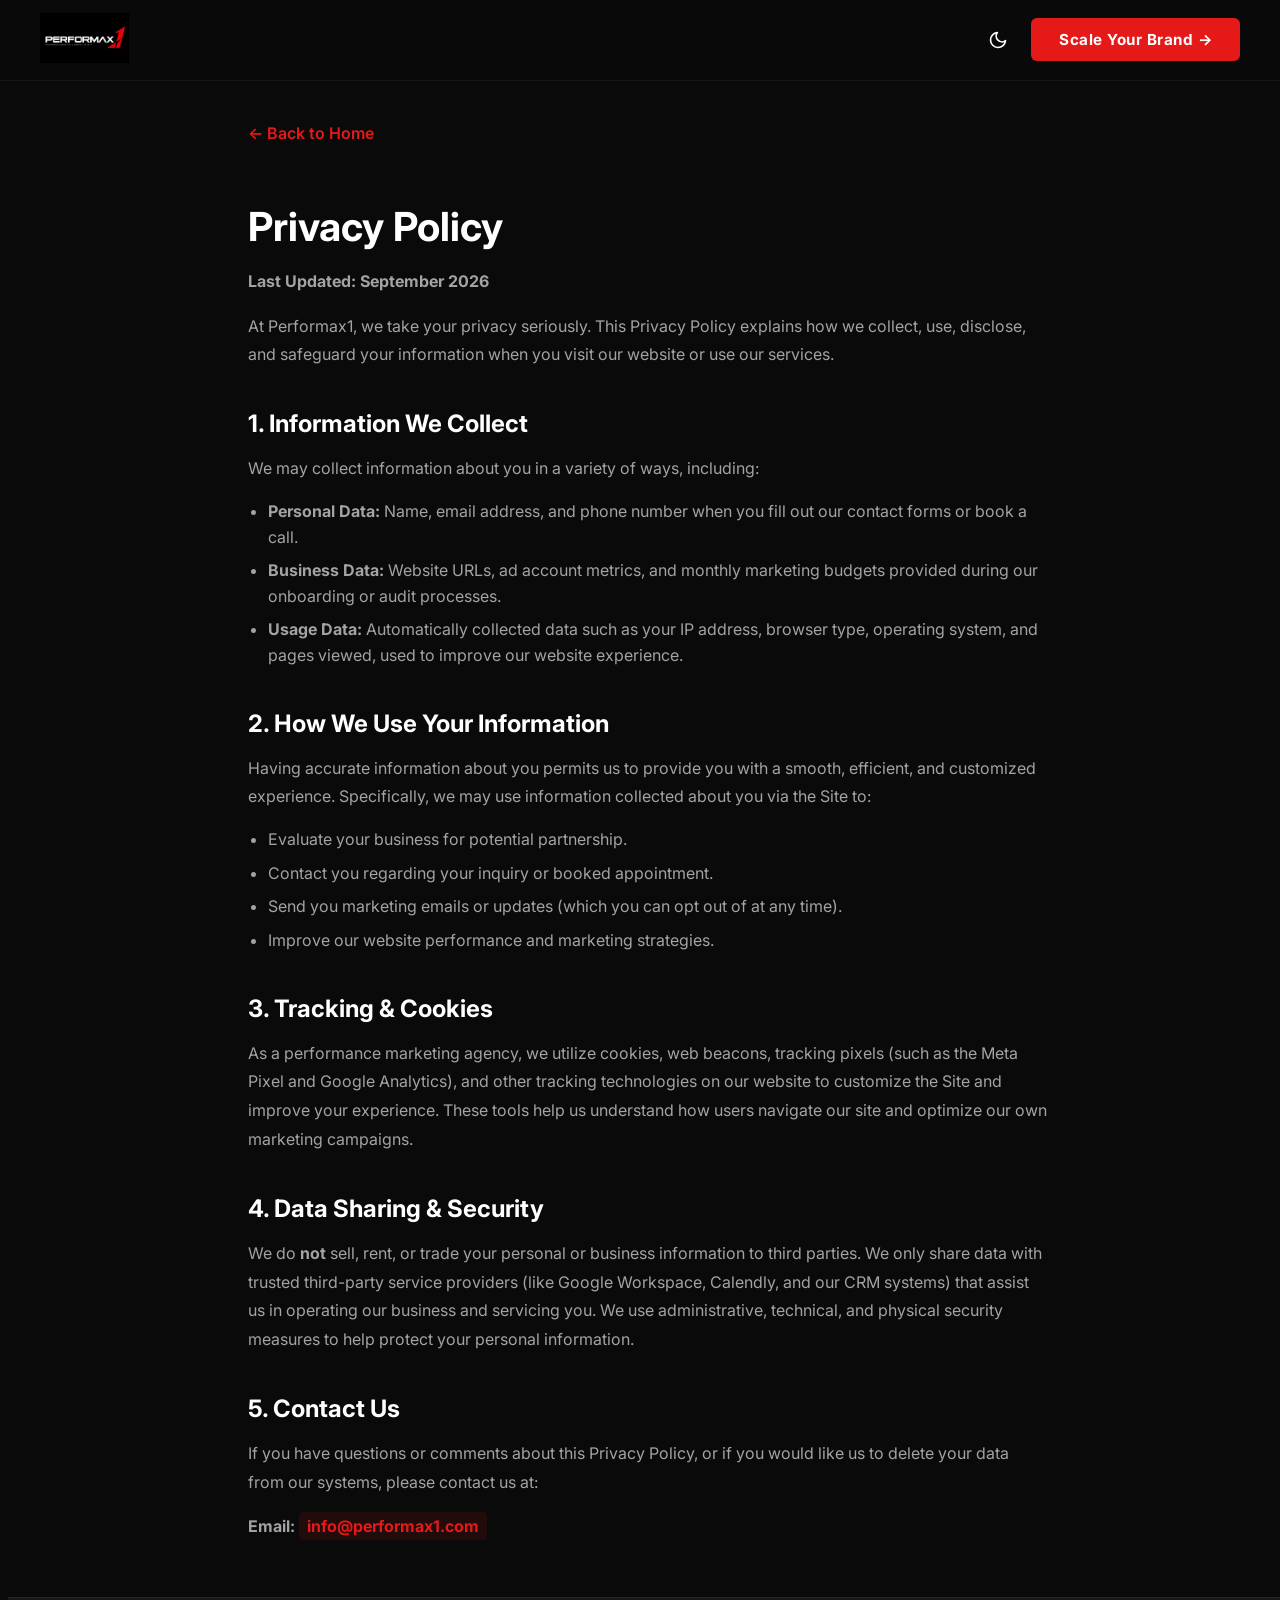
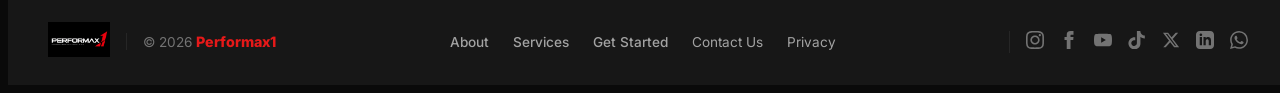
<file: privacy.html>
﻿<!DOCTYPE html>
<html lang="en">

<head>
    <!-- Google Tag Manager -->
    <script>(function(w,d,s,l,i){w[l]=w[l]||[];w[l].push({'gtm.start':
    new Date().getTime(),event:'gtm.js'});var f=d.getElementsByTagName(s)[0],
    j=d.createElement(s),dl=l!='dataLayer'?'&l='+l:'';j.async=true;j.src=
    'https://www.googletagmanager.com/gtm.js?id='+i+dl;f.parentNode.insertBefore(j,f);
    })(window,document,'script','dataLayer','GTM-562XD9CG');</script>
    <!-- End Google Tag Manager -->
    <!-- Google tag (gtag.js) -->
    <script async src="https://www.googletagmanager.com/gtag/js?id=G-3HTBGZN9Y8"></script>
    <script>
      window.dataLayer = window.dataLayer || [];
      function gtag(){dataLayer.push(arguments);}
      gtag('js', new Date());

      gtag('config', 'G-3HTBGZN9Y8');
    </script>
    <meta charset="UTF-8">
    <meta name="viewport" content="width=device-width, initial-scale=1.0">
    <title>Privacy Policy | Performax1</title>
    <link rel="stylesheet" href="assets/css/global.css">
    <link href="https://fonts.googleapis.com/css2?family=Inter:wght@300;400;500;600;700;800&display=swap"
        rel="stylesheet">
    <link rel="icon" type="image/png" href="images/favicon-2.png">
    <style>
        body {
            padding-top: 75px;
            background: var(--bg-primary);
            color: var(--text-secondary);
            display: flex;
            flex-direction: column;
            min-height: 100vh;
        }

        .privacy-container {
            flex: 1;
            max-width: 800px;
            width: 100%;
            margin: 0 auto;
            padding: 40px 20px;
        }

        .privacy-container h1 {
            color: var(--text-primary);
            font-size: 2.5rem;
            margin-bottom: 1rem;
        }

        .privacy-container h2 {
            color: var(--text-primary);
            font-size: 1.5rem;
            margin-top: 2.5rem;
            margin-bottom: 1rem;
        }

        .privacy-container p {
            margin-bottom: 1rem;
            line-height: 1.8;
        }

        .privacy-container ul {
            margin-bottom: 1rem;
            padding-left: 20px;
        }

        .privacy-container li {
            margin-bottom: 0.5rem;
            line-height: 1.6;
        }

        a.back-link {
            color: var(--color-primary);
            text-decoration: none;
            font-weight: 600;
            display: inline-block;
            margin-bottom: 2rem;
        }

        a.back-link:hover {
            text-decoration: underline;
        }
    </style>
</head>

<body>
    <!-- Google Tag Manager (noscript) -->
    <noscript><iframe src="https://www.googletagmanager.com/ns.html?id=GTM-562XD9CG"
    height="0" width="0" style="display:none;visibility:hidden"></iframe></noscript>
    <!-- End Google Tag Manager (noscript) -->
    <!-- Scroll Progress -->
    <div class="scroll-progress" id="scrollProgress"></div>

    <!-- Cursor Glow Effect -->
    <div class="cursor-glow" id="cursorGlow"></div>

    <!-- Navigation -->
    <nav id="navbar"
        style="position: fixed; top: 0; left: 0; right: 0; z-index: 1000; background: rgba(10,10,10,0.95); backdrop-filter: blur(12px); border-bottom: 1px solid rgba(255,255,255,0.05); padding: 0.8rem 0; transition: all 0.3s ease;">
        <div class="container nav-content"
            style="display: flex; justify-content: space-between; align-items: center; max-width: 1200px; margin: 0 auto; padding: 0 20px;">
            <a href="index.html" class="logo"><img src="images/logo.png" class="theme-logo dark-logo" alt="Performax1"
                    style="height: 50px; width: auto; object-fit: contain;"><img src="images/logo-light.png"
                    class="theme-logo light-logo" alt="Performax1"
                    style="height: 50px; width: auto; object-fit: contain;"></a>
            <div style="display: flex; align-items: center;">
                <button id="theme-toggle" aria-label="Toggle Theme"
                    style="background: none; border: none; cursor: pointer; padding: 8px; color: var(--text-primary); display: flex; align-items: center; justify-content: center; margin-right: 15px; transition: color 0.3s;">
                    <svg class="sun-icon" xmlns="http://www.w3.org/2000/svg" width="20" height="20" viewBox="0 0 24 24"
                        fill="none" stroke="currentColor" stroke-width="2" stroke-linecap="round"
                        stroke-linejoin="round" style="display: none;">
                        <circle cx="12" cy="12" r="5"></circle>
                        <line x1="12" y1="1" x2="12" y2="3"></line>
                        <line x1="12" y1="21" x2="12" y2="23"></line>
                        <line x1="4.22" y1="4.22" x2="5.64" y2="5.64"></line>
                        <line x1="18.36" y1="18.36" x2="19.78" y2="19.78"></line>
                        <line x1="1" y1="12" x2="3" y2="12"></line>
                        <line x1="21" y1="12" x2="23" y2="12"></line>
                        <line x1="4.22" y1="19.78" x2="5.64" y2="18.36"></line>
                        <line x1="18.36" y1="5.64" x2="19.78" y2="4.22"></line>
                    </svg>
                    <svg class="moon-icon" xmlns="http://www.w3.org/2000/svg" width="20" height="20" viewBox="0 0 24 24"
                        fill="none" stroke="currentColor" stroke-width="2" stroke-linecap="round"
                        stroke-linejoin="round">
                        <path d="M21 12.79A9 9 0 1 1 11.21 3 7 7 0 0 0 21 12.79z"></path>
                    </svg>
                </button>
                <a href="getting-started.html" class="nav-cta"
                    style="color: #ffffff !important; padding: 12px 28px; font-weight: 700; font-size: 0.95rem; letter-spacing: 0.5px;">
                    Scale Your Brand &rarr;
                </a>
            </div>
        </div>
    </nav>

    <div class="privacy-container">
        <a href="index.html" class="back-link">&larr; Back to Home</a>
        <h1>Privacy Policy</h1>
        <p><strong>Last Updated: September 2026</strong></p>

        <p>At Performax1, we take your privacy seriously. This Privacy Policy explains how we collect, use, disclose,
            and safeguard your information when you visit our website or use our services.</p>

        <h2>1. Information We Collect</h2>
        <p>We may collect information about you in a variety of ways, including:</p>
        <ul>
            <li><strong>Personal Data:</strong> Name, email address, and phone number when you fill out our contact
                forms or book a call.</li>
            <li><strong>Business Data:</strong> Website URLs, ad account metrics, and monthly marketing budgets provided
                during our onboarding or audit processes.</li>
            <li><strong>Usage Data:</strong> Automatically collected data such as your IP address, browser type,
                operating system, and pages viewed, used to improve our website experience.</li>
        </ul>

        <h2>2. How We Use Your Information</h2>
        <p>Having accurate information about you permits us to provide you with a smooth, efficient, and customized
            experience. Specifically, we may use information collected about you via the Site to:</p>
        <ul>
            <li>Evaluate your business for potential partnership.</li>
            <li>Contact you regarding your inquiry or booked appointment.</li>
            <li>Send you marketing emails or updates (which you can opt out of at any time).</li>
            <li>Improve our website performance and marketing strategies.</li>
        </ul>

        <h2>3. Tracking & Cookies</h2>
        <p>As a performance marketing agency, we utilize cookies, web beacons, tracking pixels (such as the Meta Pixel
            and Google Analytics), and other tracking technologies on our website to customize the Site and improve your
            experience. These tools help us understand how users navigate our site and optimize our own marketing
            campaigns.</p>

        <h2>4. Data Sharing & Security</h2>
        <p>We do <strong>not</strong> sell, rent, or trade your personal or business information to third parties. We
            only share data with trusted third-party service providers (like Google Workspace, Calendly, and our CRM
            systems) that assist us in operating our business and servicing you. We use administrative, technical, and
            physical security measures to help protect your personal information.</p>

        <h2>5. Contact Us</h2>
        <p>If you have questions or comments about this Privacy Policy, or if you would like us to delete your data from
            our systems, please contact us at:</p>
        <p><strong>Email:</strong> <a href="mailto:info@performax1.com"
                style="color: var(--color-primary); font-weight: bold; text-decoration: none; padding: 4px 8px; background: rgba(230, 25, 25, 0.1); border-radius: 4px;">info@performax1.com</a>
        </p>
    </div>

    <footer style="background: var(--bg-surface); padding: 1.5rem 20px; border-top: 1px solid var(--bg-surface-hover);">
        <div
            style="max-width: 1200px; margin: 0 auto; display: flex; justify-content: space-between; align-items: center; flex-wrap: wrap; gap: 1.5rem;">

            <!-- Left: Logo & Copyright -->
            <div style="display: flex; align-items: center; gap: 1rem;">
                <a href="index.html"><img src="images/logo.png" class="theme-logo dark-logo" alt="Performax1"
                        style="height: 35px; width: auto; object-fit: contain;"><img src="images/logo-light.png"
                        class="theme-logo light-logo" alt="Performax1"
                        style="height: 35px; width: auto; object-fit: contain;"></a>
                <p
                    style="color: var(--text-muted); font-size: 0.85rem; margin: 0; border-left: 1px solid var(--bg-surface-hover); padding-left: 1rem;">
                    &copy; 2026 <span class="brand-text">Performax1</span></p>
            </div>

            <!-- Center: Links -->
            <div style="display: flex; gap: 1.5rem; flex-wrap: wrap;">
                <a href="about.html"
                    style="color: var(--text-secondary); text-decoration: none; font-size: 0.85rem; font-weight: 500; transition: 0.3s;"
                    onmouseover="this.style.color='var(--color-primary)'"
                    onmouseout="this.style.color='var(--text-secondary)'">About</a>
                <a href="services.html"
                    style="color: var(--text-secondary); text-decoration: none; font-size: 0.85rem; font-weight: 500; transition: 0.3s;"
                    onmouseover="this.style.color='var(--color-primary)'"
                    onmouseout="this.style.color='var(--text-secondary)'">Services</a>
                <a href="getting-started.html"
                    style="color: var(--text-secondary); text-decoration: none; font-size: 0.85rem; font-weight: 500; transition: 0.3s;"
                    onmouseover="this.style.color='var(--color-primary)'"
                    onmouseout="this.style.color='var(--text-secondary)'">Get Started</a>
                <a href="contact.html"
                    style="color: var(--text-secondary); text-decoration: none; font-size: 0.85rem; transition: 0.3s;"
                    onmouseover="this.style.color='var(--color-primary)'"
                    onmouseout="this.style.color='var(--text-secondary)'">Contact Us</a>
                <a href="privacy.html"
                    style="color: var(--text-secondary); text-decoration: none; font-size: 0.85rem; transition: 0.3s;"
                    onmouseover="this.style.color='var(--color-primary)'"
                    onmouseout="this.style.color='var(--text-secondary)'">Privacy</a>
            </div>

            <!-- Right: All 6 Social Icons -->
            <div class="social-wrapper"
                style="display: flex; align-items: center; gap: 1rem; border-left: 1px solid var(--bg-surface-hover); padding-left: 1rem;">
                <!-- Instagram -->
                <a href="#" style="color: var(--text-muted); transition: 0.3s;"
                    onmouseover="this.style.color='var(--color-primary)'"
                    onmouseout="this.style.color='var(--text-muted)'" title="Instagram"><svg width="18" height="18"
                        viewBox="0 0 24 24" fill="currentColor">
                        <path
                            d="M12 2.163c3.204 0 3.584.012 4.85.07 3.252.148 4.771 1.691 4.919 4.919.058 1.265.069 1.645.069 4.849 0 3.205-.012 3.584-.069 4.849-.149 3.225-1.664 4.771-4.919 4.919-1.266.058-1.644.07-4.85.07-3.204 0-3.584-.012-4.849-.07-3.26-.149-4.771-1.699-4.919-4.92-.058-1.265-.07-1.644-.07-4.849 0-3.204.013-3.583.07-4.849.149-3.227 1.664-4.771 4.919-4.919 1.266-.057 1.645-.069 4.849-.069zm0-2.163c-3.259 0-3.667.014-4.947.072-4.358.2-6.78 2.618-6.98 6.98-.059 1.281-.073 1.689-.073 4.948 0 3.259.014 3.668.072 4.948.2 4.358 2.618 6.78 6.98 6.98 1.281.058 1.689.072 4.948.072 3.259 0 3.668-.014 4.948-.072 4.354-.2 6.782-2.618 6.979-6.98.059-1.28.073-1.689.073-4.948 0-3.259-.014-3.667-.072-4.947-.196-4.354-2.617-6.78-6.979-6.98-1.281-.059-1.69-.073-4.949-.073zm0 5.838c-3.403 0-6.162 2.759-6.162 6.162s2.759 6.163 6.162 6.163 6.162-2.759 6.162-6.163c0-3.403-2.759-6.162-6.162-6.162zm0 10.162c-2.209 0-4-1.79-4-4 0-2.209 1.791-4 4-4s4 1.791 4 4c0 2.21-1.791 4-4 4zm6.406-11.845c-.796 0-1.441.645-1.441 1.44s.645 1.44 1.441 1.44c.795 0 1.439-.645 1.439-1.44s-.644-1.44-1.439-1.44z" />
                    </svg></a>
                <!-- Facebook -->
                <a href="https://www.facebook.com/performax1" target="_blank" rel="noopener" style="color: var(--text-muted); transition: 0.3s;"
                    onmouseover="this.style.color='var(--color-primary)'"
                    onmouseout="this.style.color='var(--text-muted)'" title="Facebook"><svg width="18" height="18"
                        viewBox="0 0 24 24" fill="currentColor">
                        <path
                            d="M9 8h-3v4h3v12h5v-12h3.642l.358-4h-4v-1.667c0-.955.192-1.333 1.115-1.333h2.885v-5h-3.808c-3.596 0-5.192 1.583-5.192 4.615v3.385z" />
                    </svg></a>
                <!-- YouTube -->
                <a href="#" style="color: var(--text-muted); transition: 0.3s;"
                    onmouseover="this.style.color='var(--color-primary)'"
                    onmouseout="this.style.color='var(--text-muted)'" title="YouTube"><svg width="18" height="18"
                        viewBox="0 0 24 24" fill="currentColor">
                        <path
                            d="M23.498 6.186a3.016 3.016 0 0 0-2.122-2.136C19.505 3.545 12 3.545 12 3.545s-7.505 0-9.377.505A3.017 3.017 0 0 0 .502 6.186C0 8.07 0 12 0 12s0 3.93.502 5.814a3.016 3.016 0 0 0 2.122 2.136c1.871.505 9.376.505 9.376.505s7.505 0 9.377-.505a3.015 3.015 0 0 0 2.122-2.136C24 15.93 24 12 24 12s0-3.93-.502-5.814zM9.545 15.568V8.432L15.818 12l-6.273 3.568z" />
                    </svg></a>
                <!-- TikTok -->
                <a href="#" style="color: var(--text-muted); transition: 0.3s;"
                    onmouseover="this.style.color='var(--color-primary)'"
                    onmouseout="this.style.color='var(--text-muted)'" title="TikTok"><svg width="18" height="18"
                        viewBox="0 0 24 24" fill="currentColor">
                        <path
                            d="M12.525.02c1.31-.02 2.61-.01 3.91-.02.08 1.53.63 3.09 1.75 4.17 1.12 1.11 2.7 1.62 4.24 1.79v4.03c-1.44-.05-2.89-.35-4.2-.97-.57-.26-1.1-.59-1.62-.93-.01 2.92.01 5.84-.02 8.75-.08 2.22-1.12 4.39-2.9 5.86-1.6 1.33-3.69 2.01-5.75 1.83-2.11-.18-4.08-1.21-5.46-2.82-1.37-1.6-2.03-3.7-1.89-5.8.14-2.1 1.09-4.08 2.62-5.54 1.5-1.42 3.56-2.22 5.62-2.16.29 0 .59.02.88.06v4.13c-.92-.2-1.89-.13-2.76.24-.87.37-1.61 1.01-2.07 1.82-.46.8-.59 1.76-.36 2.65.23.88.75 1.65 1.48 2.15.73.5 1.63.74 2.52.66.89-.08 1.71-.5 2.33-1.17.61-.66.97-1.54 1-2.45.04-3.15.01-6.29.02-9.44.02-4.22-.03-8.43.05-12.65z" />
                    </svg></a>
                <!-- X / Twitter -->
                <a href="#" style="color: var(--text-muted); transition: 0.3s;"
                    onmouseover="this.style.color='var(--color-primary)'"
                    onmouseout="this.style.color='var(--text-muted)'" title="X / Twitter"><svg width="18" height="18"
                        viewBox="0 0 24 24" fill="currentColor">
                        <path
                            d="M18.244 2.25h3.308l-7.227 8.26 8.502 11.24H16.17l-5.214-6.817L4.99 21.75H1.68l7.73-8.835L1.254 2.25H8.08l4.713 6.231zm-1.161 17.52h1.833L7.084 4.126H5.117z" />
                    </svg></a>
                <!-- LinkedIn -->
                <a href="#" style="color: var(--text-muted); transition: 0.3s;"
                    onmouseover="this.style.color='var(--color-primary)'"
                    onmouseout="this.style.color='var(--text-muted)'" title="LinkedIn"><svg width="18" height="18"
                        viewBox="0 0 24 24" fill="currentColor">
                        <path
                            d="M19 0h-14c-2.761 0-5 2.239-5 5v14c0 2.761 2.239 5 5 5h14c2.762 0 5-2.239 5-5v-14c0-2.761-2.238-5-5-5zm-11 19h-3v-11h3v11zm-1.5-12.268c-.966 0-1.75-.79-1.75-1.764s.784-1.764 1.75-1.764 1.75.79 1.75 1.764-.783 1.764-1.75 1.764zm13.5 12.268h-3v-5.604c0-3.368-4-3.113-4 0v5.604h-3v-11h3v1.765c1.396-2.586 7-2.777 7 2.476v6.759z" />
                    </svg></a>
                <!-- WhatsApp -->
                <a href="http://wa.me/+201017265742" target="_blank" rel="noopener" style="color: var(--text-muted); transition: 0.3s;"
                    onmouseover="this.style.color='var(--color-primary)'"
                    onmouseout="this.style.color='var(--text-muted)'" title="WhatsApp"><svg width="18" height="18"
                        viewBox="0 0 24 24" fill="currentColor">
                        <path
                            d="M17.472 14.382c-.297-.149-1.758-.867-2.03-.967-.273-.099-.471-.148-.67.15-.197.297-.767.966-.94 1.164-.173.199-.347.223-.644.075-.297-.15-1.255-.463-2.39-1.475-.883-.788-1.48-1.761-1.653-2.059-.173-.297-.018-.458.13-.606.134-.133.298-.347.446-.52.149-.174.198-.298.298-.497.099-.198.05-.371-.025-.52-.075-.149-.669-1.612-.916-2.207-.242-.579-.487-.5-.669-.51-.173-.008-.371-.01-.57-.01-.198 0-.52.074-.792.372-.272.297-1.04 1.016-1.04 2.479 0 1.462 1.065 2.875 1.213 3.074.149.198 2.096 3.2 5.077 4.487.709.306 1.262.489 1.694.625.712.227 1.36.195 1.871.118.571-.085 1.758-.719 2.006-1.413.248-.694.248-1.289.173-1.413-.074-.124-.272-.198-.57-.347m-5.421 7.403h-.004a9.87 9.87 0 01-5.031-1.378l-.361-.214-3.741.982.998-3.648-.235-.374a9.86 9.86 0 01-1.51-5.26c.001-5.45 4.436-9.884 9.888-9.884 2.64 0 5.122 1.03 6.988 2.898a9.825 9.825 0 012.893 6.994c-.003 5.45-4.437 9.884-9.885 9.884m8.413-18.297A11.815 11.815 0 0012.05 0C5.495 0 .16 5.335.157 11.892c0 2.096.547 4.142 1.588 5.945L.057 24l6.305-1.654a11.882 11.882 0 005.683 1.448h.005c6.554 0 11.89-5.335 11.893-11.893a11.821 11.821 0 00-3.48-8.413z" />
                    </svg></a>
            </div>
        </div>
    </footer>

    <!-- Theme Script -->
    <script>
        const themeToggle = document.getElementById('theme-toggle');
        const currentTheme = localStorage.getItem('theme') || 'dark';
        if (currentTheme === 'light') {
            document.body.setAttribute('data-theme', 'light');
        }
        themeToggle.addEventListener('click', () => {
            if (document.body.getAttribute('data-theme') === 'light') {
                document.body.removeAttribute('data-theme');
                localStorage.setItem('theme', 'dark');
            } else {
                document.body.setAttribute('data-theme', 'light');
                localStorage.setItem('theme', 'light');
            }
        });
    </script>

    <!-- Scroll to Top Button -->
    <button id="scrollToTopBtn" aria-label="Scroll to top">
        <svg xmlns="http://www.w3.org/2000/svg" width="20" height="20" viewBox="0 0 24 24" fill="none"
            stroke="currentColor" stroke-width="2" stroke-linecap="round" stroke-linejoin="round">
            <path d="M12 19V5M5 12l7-7 7 7" />
        </svg>
    </button>
    <script>
        const scrollToTopBtn = document.getElementById('scrollToTopBtn');
        if (scrollToTopBtn) {
            window.addEventListener('scroll', () => {
                if (window.pageYOffset > 300) {
                    scrollToTopBtn.classList.add('visible');
                } else {
                    scrollToTopBtn.classList.remove('visible');
                }
            });
            scrollToTopBtn.addEventListener('click', () => {
                const startPosition = window.pageYOffset; const distance = -startPosition; const duration = 600; let start = null; function step(timestamp) { if (!start) start = timestamp; const progress = timestamp - start; const p = Math.min(progress / duration, 1); const ease = p < 0.5 ? 4 * p * p * p : 1 - Math.pow(-2 * p + 2, 3) / 2; window.scrollTo(0, startPosition + distance * ease); if (progress < duration) { window.requestAnimationFrame(step); } } window.requestAnimationFrame(step);
            });
        }
    </script>

    <script src="assets/js/main.js"></script>
</body>

</html>
</file>
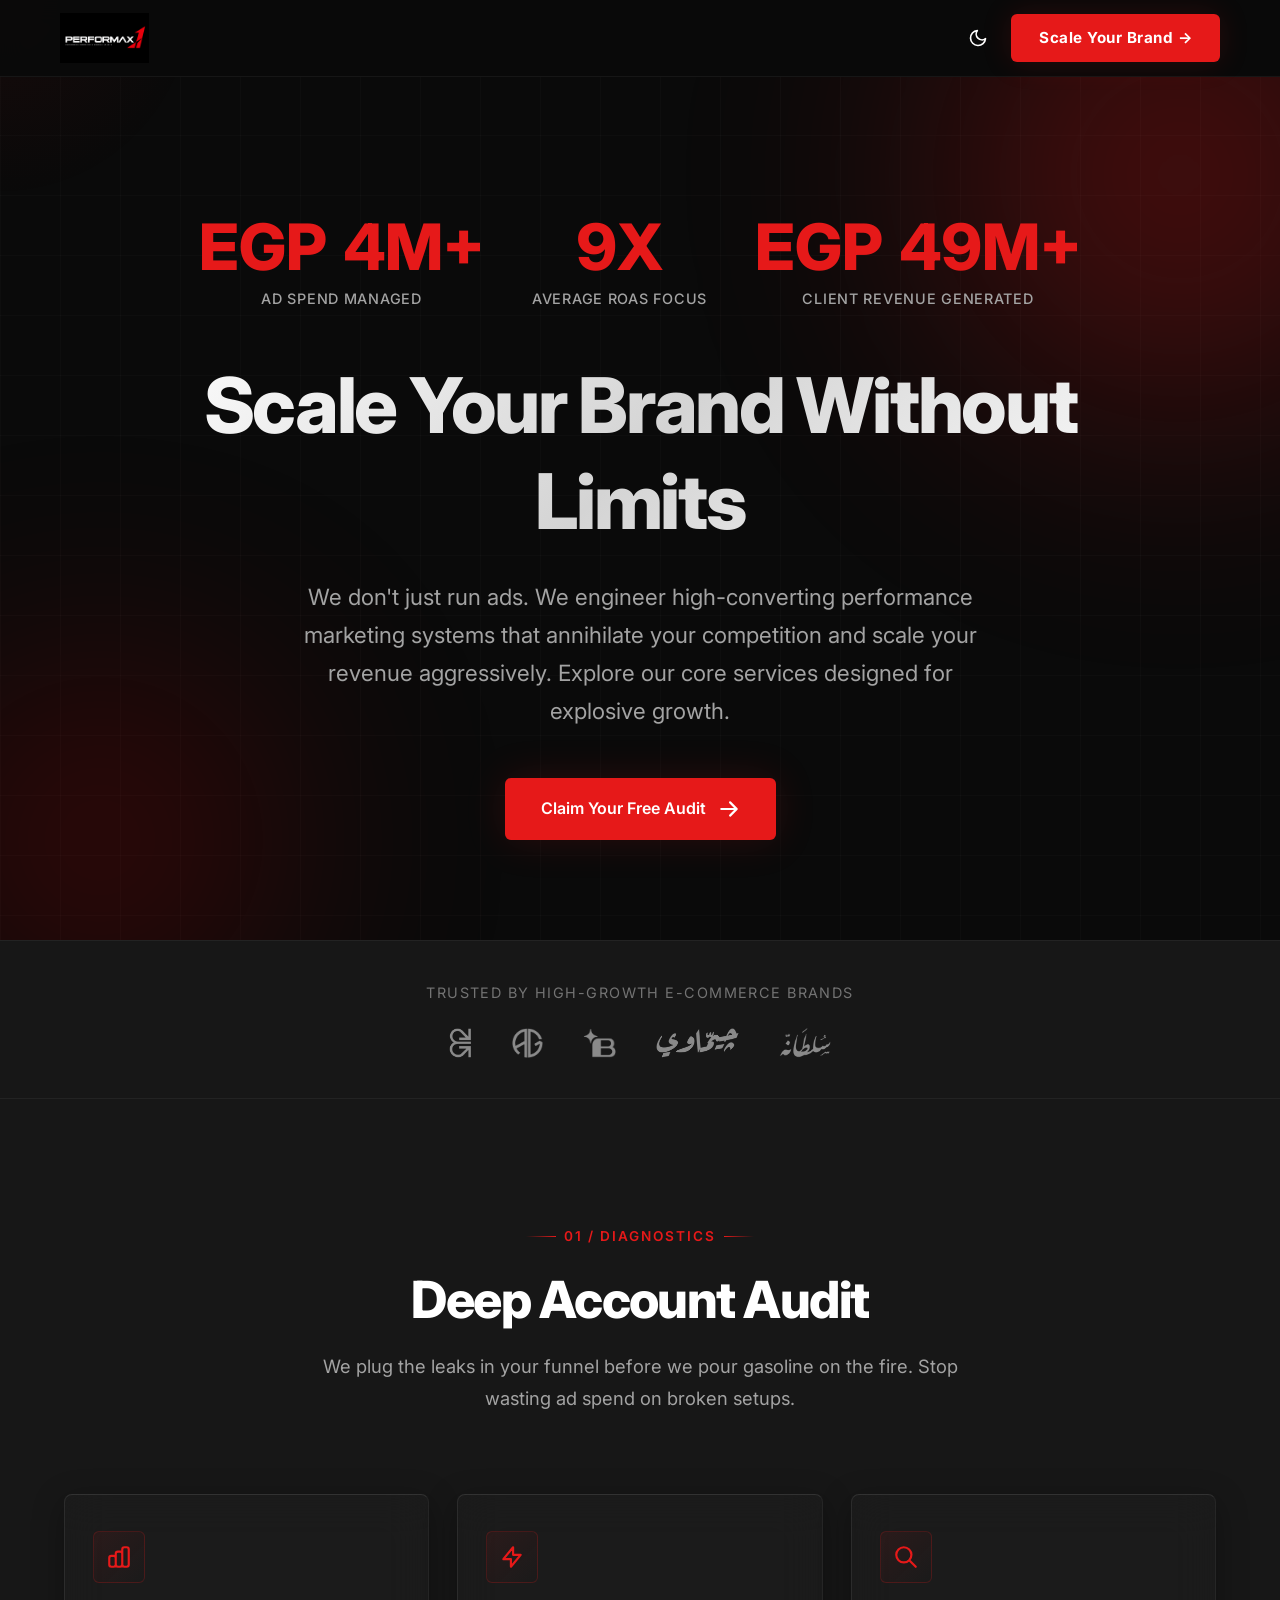
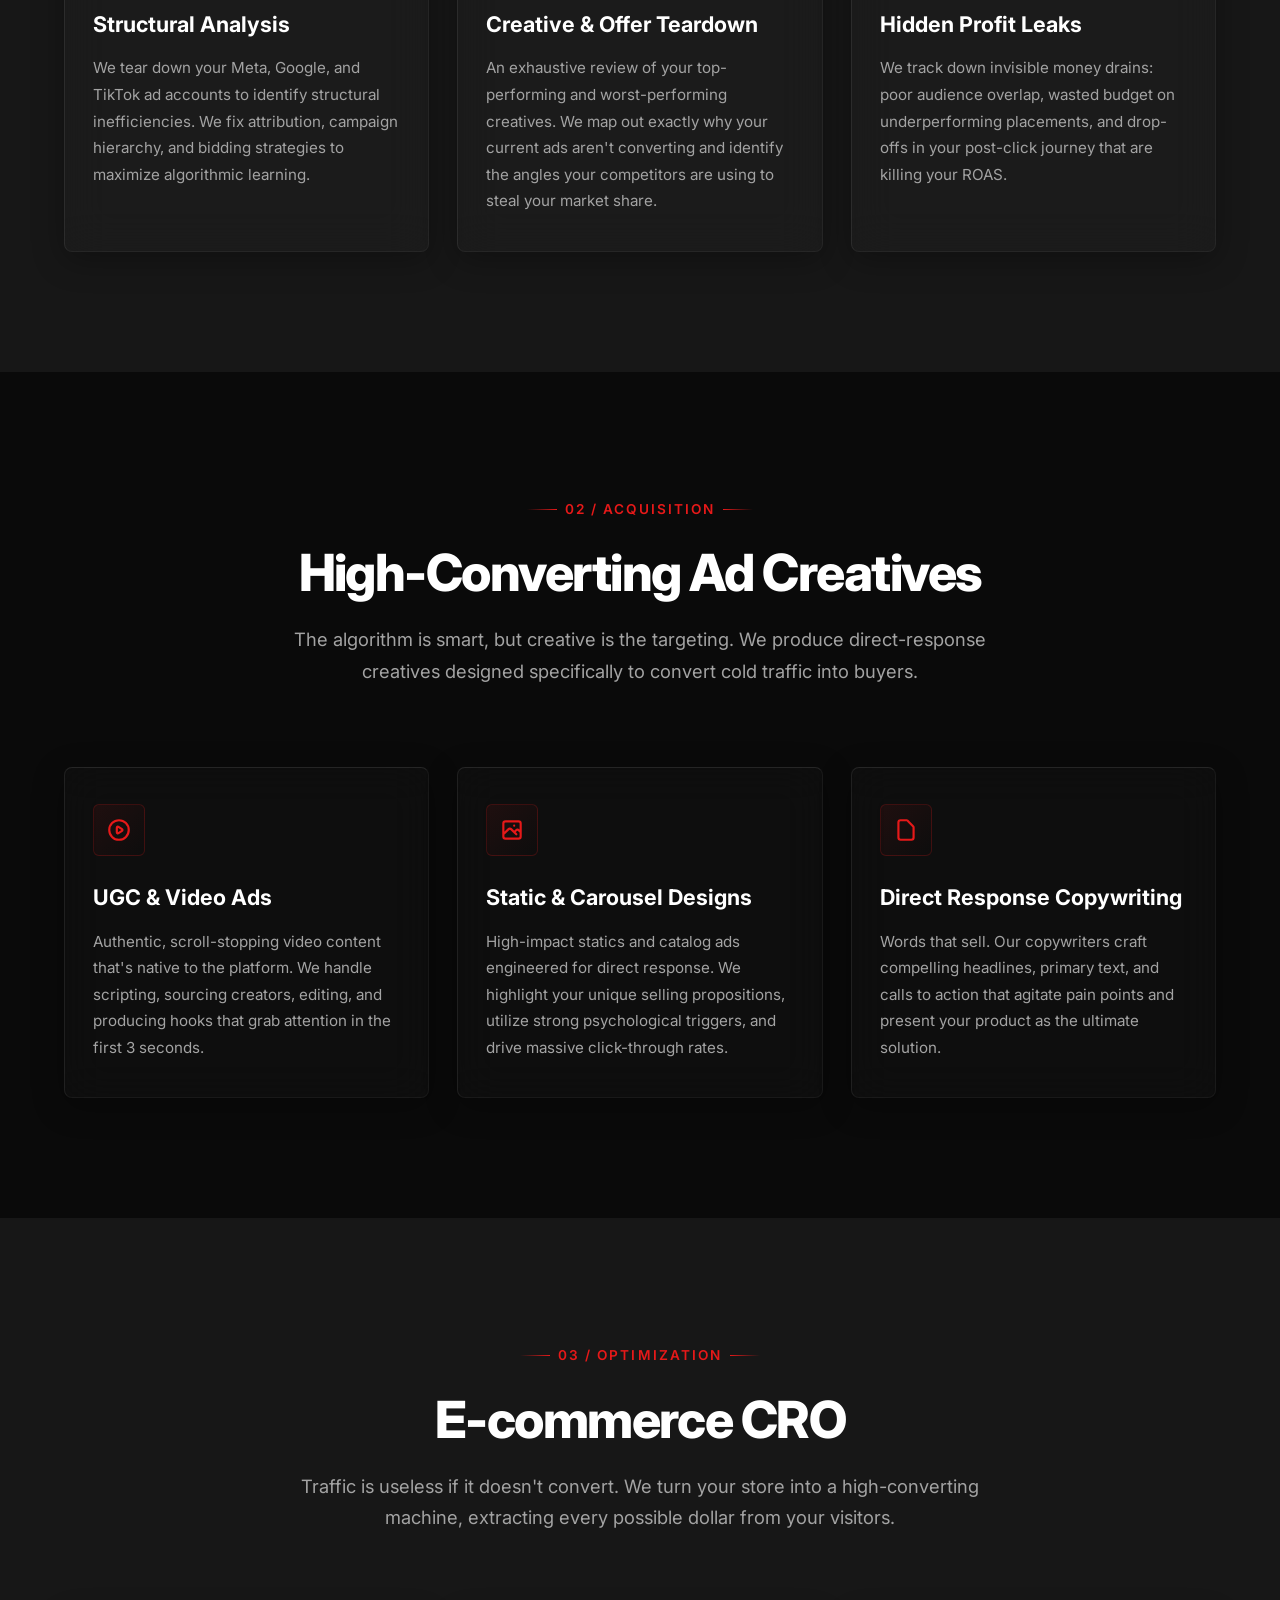
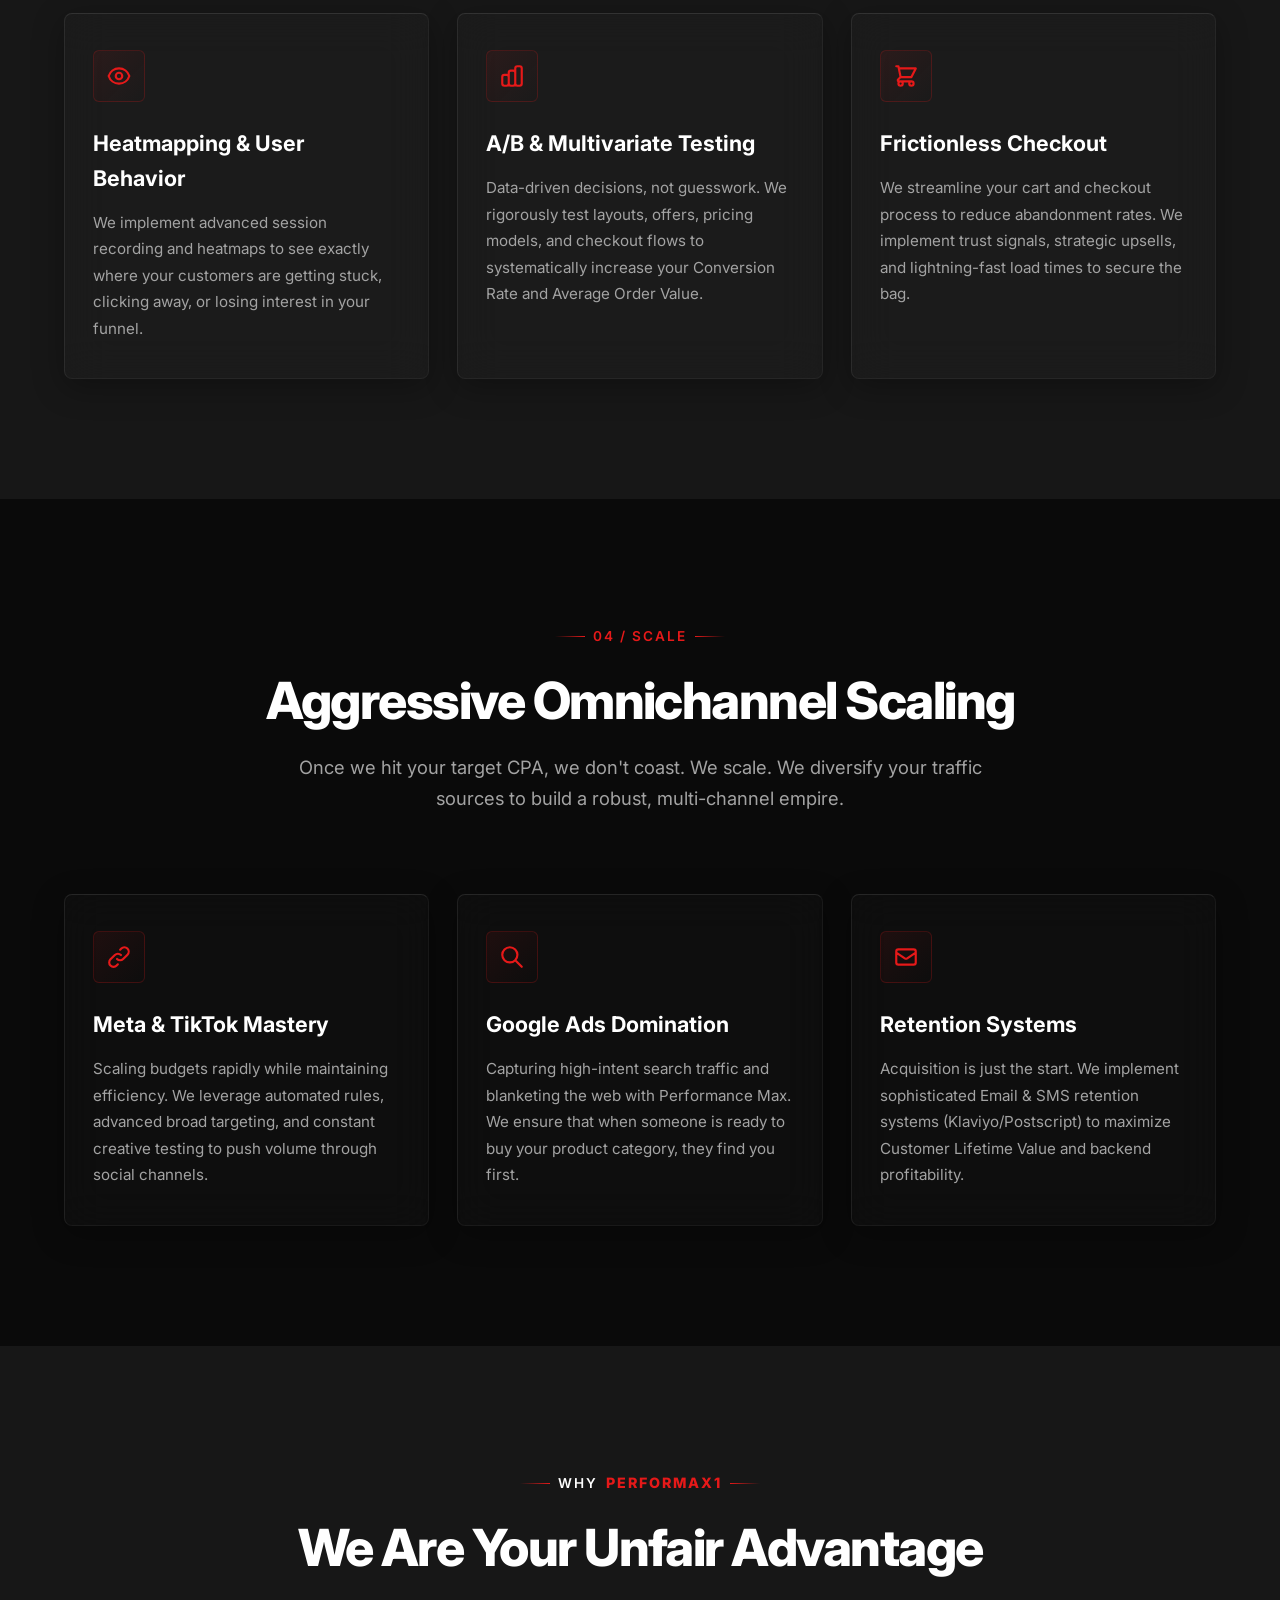
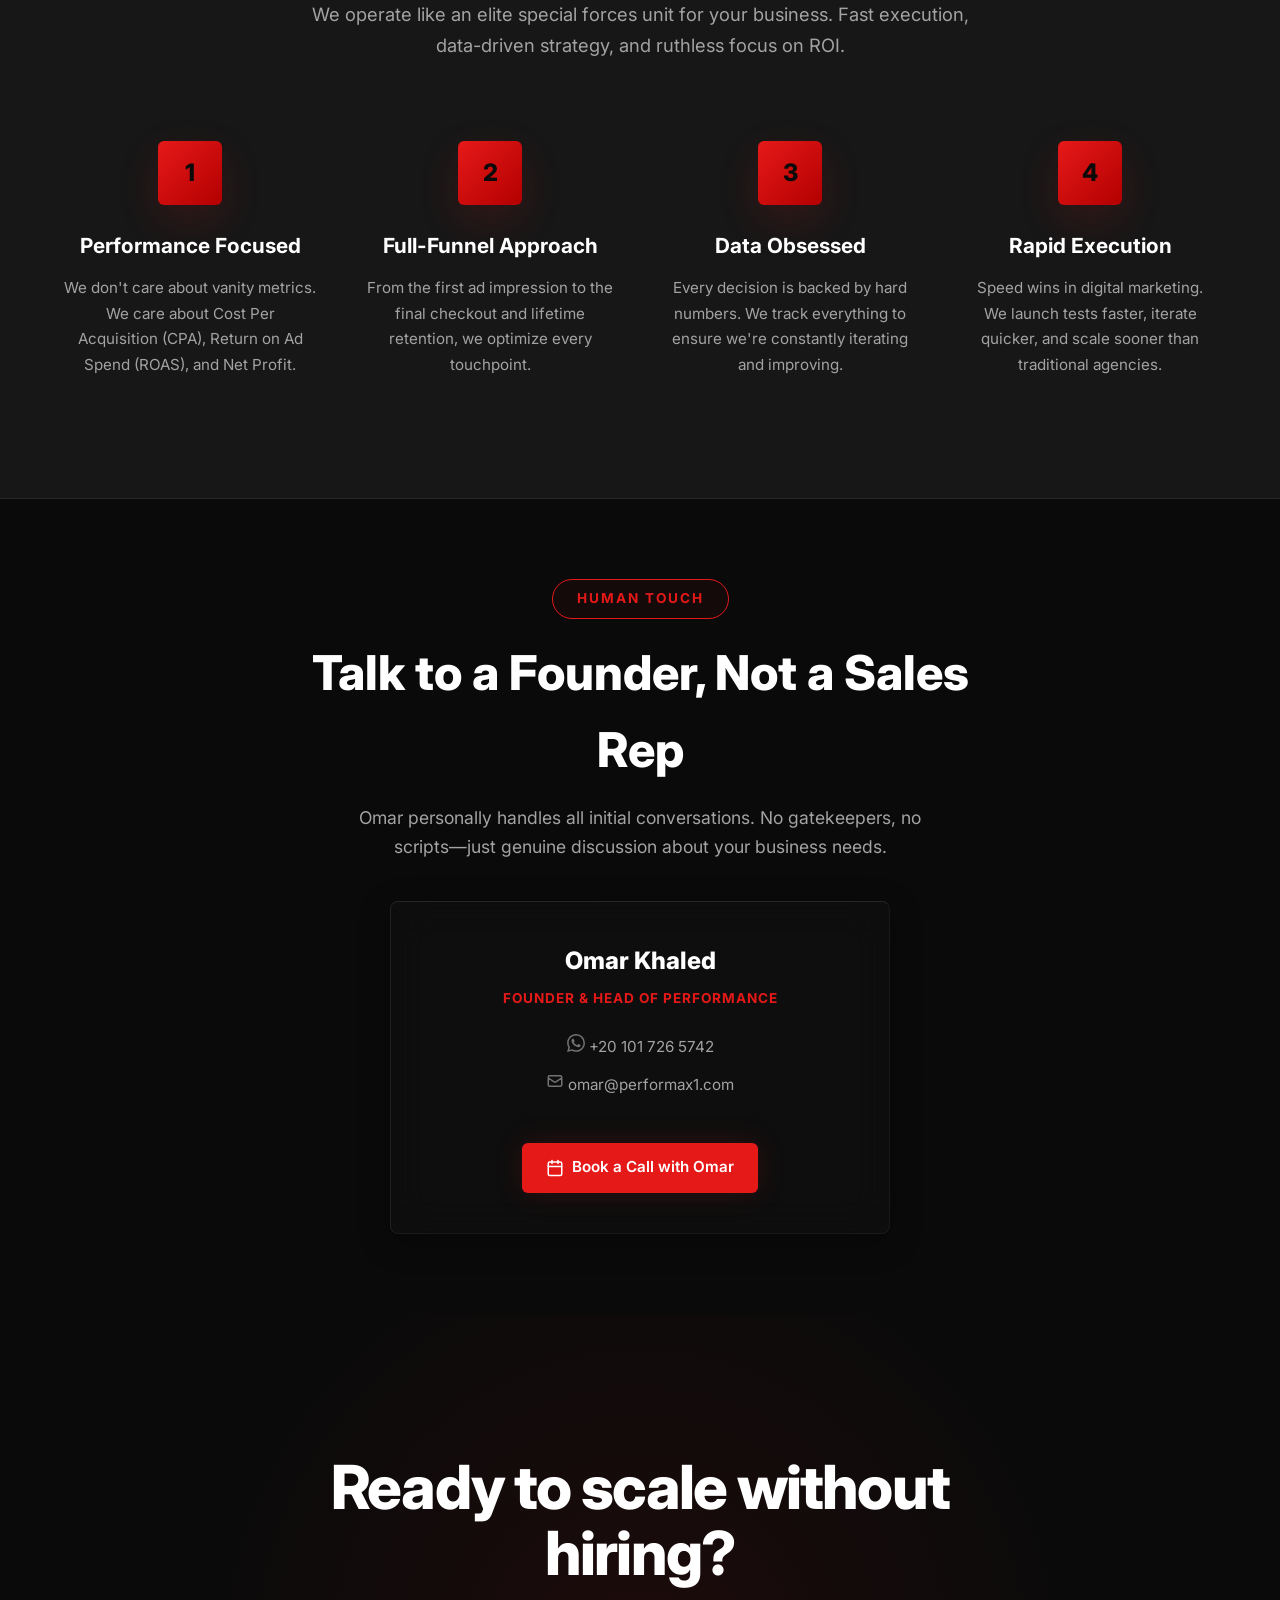
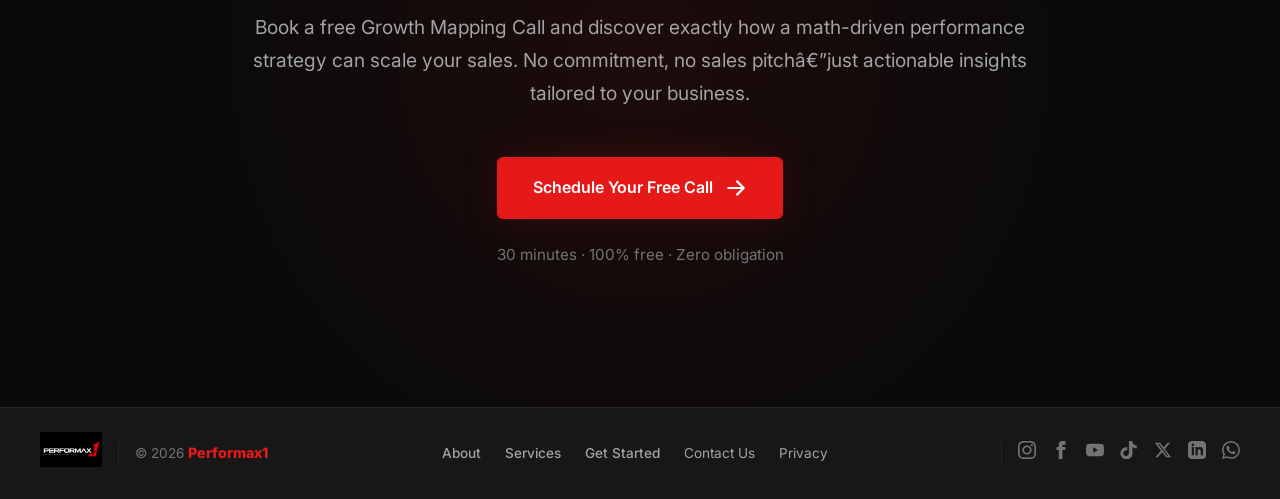
<file: services.html>
﻿<!DOCTYPE html>
<html lang="en">

<head>
    <!-- Google Tag Manager -->
    <script>(function(w,d,s,l,i){w[l]=w[l]||[];w[l].push({'gtm.start':
    new Date().getTime(),event:'gtm.js'});var f=d.getElementsByTagName(s)[0],
    j=d.createElement(s),dl=l!='dataLayer'?'&l='+l:'';j.async=true;j.src=
    'https://www.googletagmanager.com/gtm.js?id='+i+dl;f.parentNode.insertBefore(j,f);
    })(window,document,'script','dataLayer','GTM-562XD9CG');</script>
    <!-- End Google Tag Manager -->
    <!-- Google tag (gtag.js) -->
    <script async src="https://www.googletagmanager.com/gtag/js?id=G-3HTBGZN9Y8"></script>
    <script>
      window.dataLayer = window.dataLayer || [];
      function gtag(){dataLayer.push(arguments);}
      gtag('js', new Date());

      gtag('config', 'G-3HTBGZN9Y8');
    </script>
    <meta charset="UTF-8">
    <meta name="viewport" content="width=device-width, initial-scale=1.0">
    <title>Our Services | Performax1</title>
    <meta name="description"
        content="Data-driven Performance Marketing agency focused on E-Commerce scaling, ROAS, and omnichannel media buying.">
    <link rel="preconnect" href="https://fonts.googleapis.com">
    <link rel="preconnect" href="https://fonts.gstatic.com" crossorigin>
    <link href="https://fonts.googleapis.com/css2?family=Inter:wght@300;400;500;600;700;800&display=swap"
        rel="stylesheet">

    <link rel="stylesheet" href="assets/css/global.css">
    <link rel="icon" type="image/png" href="images/favicon-2.png">
    <link rel="stylesheet" href="assets/css/services.css">

    <style>
        /* --- Mobile Overrides for Inline Styles --- */
        @media (max-width: 768px) {

            /* Navbar CTA */
            .nav-cta {
                padding: 6px 10px !important;
                font-size: 12px !important;
            }

            /* Process Grid (index.html) */
            section#process>.container>div {
                grid-template-columns: 1fr !important;
                padding-bottom: 3rem !important;
                /* Fix spacing below last card */
            }

            section#process .container>div>div {
                text-align: center !important;
                display: flex !important;
                flex-direction: column !important;
                align-items: center !important;
            }

            section#process .container>div>div>div:first-child {
                left: 50% !important;
                transform: translateX(-50%) !important;
                text-align: center !important;
            }

            section#process .container>div>div ul {
                display: inline-block !important;
                text-align: left !important;
            }

            /* Footer */
            footer>.container {
                align-items: center !important;
            }

            footer>.container>div:first-child {
                flex-direction: column !important;
                align-items: center !important;
                text-align: center !important;
            }

            footer .footer-links {
                flex-direction: column !important;
                align-items: center !important;
                gap: 1rem !important;
            }

            footer>.container>div:last-child {
                flex-direction: column !important;
                align-items: center !important;
                text-align: center !important;
                gap: 1rem !important;
            }
        }
    </style>


    <style>
        body {
            padding-top: 75px;
        }
    </style>
</head>

<body>
    <!-- Google Tag Manager (noscript) -->
    <noscript><iframe src="https://www.googletagmanager.com/ns.html?id=GTM-562XD9CG"
    height="0" width="0" style="display:none;visibility:hidden"></iframe></noscript>
    <!-- End Google Tag Manager (noscript) -->
    <!-- Scroll Progress -->
    <div class="scroll-progress" id="scrollProgress"></div>

    <!-- Cursor Glow Effect -->
    <div class="cursor-glow" id="cursorGlow"></div>

    <!-- Navigation -->
    <nav id="navbar"
        style="position: fixed; top: 0; left: 0; right: 0; z-index: 1000; background: rgba(10,10,10,0.95); backdrop-filter: blur(12px); border-bottom: 1px solid rgba(255,255,255,0.05); padding: 0.8rem 0; transition: all 0.3s ease;">
        <div class="container nav-content"
            style="display: flex; justify-content: space-between; align-items: center; max-width: 1200px; margin: 0 auto; padding: 0 20px;">
            <a href="index.html" class="logo"><img src="images/logo.png" class="theme-logo dark-logo" alt="Performax1"
                    style="height: 50px; width: auto; object-fit: contain;"><img src="images/logo-light.png"
                    class="theme-logo light-logo" alt="Performax1"
                    style="height: 50px; width: auto; object-fit: contain;"></a>
            <div style="display: flex; align-items: center;">
                <button id="theme-toggle" aria-label="Toggle Theme"
                    style="background: none; border: none; cursor: pointer; padding: 8px; color: var(--text-primary); display: flex; align-items: center; justify-content: center; margin-right: 15px; transition: color 0.3s;">
                    <svg class="sun-icon" xmlns="http://www.w3.org/2000/svg" width="20" height="20" viewBox="0 0 24 24"
                        fill="none" stroke="currentColor" stroke-width="2" stroke-linecap="round"
                        stroke-linejoin="round" style="display: none;">
                        <circle cx="12" cy="12" r="5"></circle>
                        <line x1="12" y1="1" x2="12" y2="3"></line>
                        <line x1="12" y1="21" x2="12" y2="23"></line>
                        <line x1="4.22" y1="4.22" x2="5.64" y2="5.64"></line>
                        <line x1="18.36" y1="18.36" x2="19.78" y2="19.78"></line>
                        <line x1="1" y1="12" x2="3" y2="12"></line>
                        <line x1="21" y1="12" x2="23" y2="12"></line>
                        <line x1="4.22" y1="19.78" x2="5.64" y2="18.36"></line>
                        <line x1="18.36" y1="5.64" x2="19.78" y2="4.22"></line>
                    </svg>
                    <svg class="moon-icon" xmlns="http://www.w3.org/2000/svg" width="20" height="20" viewBox="0 0 24 24"
                        fill="none" stroke="currentColor" stroke-width="2" stroke-linecap="round"
                        stroke-linejoin="round">
                        <path d="M21 12.79A9 9 0 1 1 11.21 3 7 7 0 0 0 21 12.79z"></path>
                    </svg>
                </button>
                <a href="getting-started.html" class="nav-cta"
                    style="color: #ffffff !important; padding: 12px 28px; font-weight: 700; font-size: 0.95rem; letter-spacing: 0.5px;">
                    Scale Your Brand &rarr;
                </a>
            </div>
        </div>
    </nav>

    <!-- Hero Section -->

    <!-- Hero Section -->
    <section class="hero" id="hero">
        <div class="hero-background">
            <div class="gradient-orb orb-1"></div>
            <div class="gradient-orb orb-2"></div>
        </div>

        <div class="hero-content">
            <div class="hero-stats reveal">
                <div class="hero-stat">
                    <div class="hero-stat-value">EGP <span class="counter" data-target="5">0</span>M+</div>
                    <div class="hero-stat-label">Ad Spend Managed</div>
                </div>
                <div class="hero-stat">
                    <div class="hero-stat-value"><span class="counter" data-target="10">0</span>X</div>
                    <div class="hero-stat-label">Average ROAS Focus</div>
                </div>
                <div class="hero-stat">
                    <div class="hero-stat-value">EGP <span class="counter" data-target="50">0</span>M+</div>
                    <div class="hero-stat-label">Client Revenue Generated</div>
                </div>
            </div>

            <h1 class="reveal reveal-delay-1">Scale Your Brand Without Limits</h1>
            <p class="hero-subtitle reveal reveal-delay-2">
                We don't just run ads. We engineer high-converting performance marketing systems that annihilate your
                competition and scale your revenue aggressively. Explore our core services designed for explosive
                growth.
            </p>
            <a href="getting-started.html" class="btn-primary reveal reveal-delay-3" style="color: #ffffff !important;">
                Claim Your Free Audit
                <svg xmlns="http://www.w3.org/2000/svg" viewBox="0 0 20 20" fill="currentColor">
                    <path fill-rule="evenodd"
                        d="M10.293 3.293a1 1 0 011.414 0l6 6a1 1 0 010 1.414l-6 6a1 1 0 01-1.414-1.414L14.586 11H3a1 1 0 110-2h11.586l-4.293-4.293a1 1 0 010-1.414z"
                        clip-rule="evenodd" />
                </svg>
            </a>
        </div>
    </section>

    <!-- Brands Banner -->
    <section class="brands-banner"
        style="padding: 40px 0; background: var(--black-light); border-top: 1px solid rgba(255,255,255,0.05); border-bottom: 1px solid rgba(255,255,255,0.05);">
        <div class="container">
            <p
                style="text-align: center; color: var(--gray-500); font-size: 0.9rem; text-transform: uppercase; letter-spacing: 0.1em; margin-bottom: 24px;">
                Trusted by high-growth e-commerce brands</p>
            <div
                style="display: flex; flex-wrap: wrap; justify-content: center; gap: 40px; opacity: 0.5; align-items: center;">
                <img src="assets/brands/eros.png" alt="Eros"
                    style="height: 30px; object-fit: contain; filter: grayscale(100%) brightness(200%);">
                <img src="assets/brands/aligan.png" alt="Aligan"
                    style="height: 30px; object-fit: contain; filter: grayscale(100%) brightness(200%);">
                <img src="assets/brands/bloomcare.png" alt="Bloomcare"
                    style="height: 30px; object-fit: contain; filter: grayscale(100%) brightness(200%);">
                <img src="assets/brands/gymmawy.png" alt="Gymmawy"
                    style="height: 30px; object-fit: contain; filter: grayscale(100%) brightness(200%);">
                <img src="assets/brands/sultana.png" alt="Sultana"
                    style="height: 30px; object-fit: contain; filter: grayscale(100%) brightness(200%);">
            </div>
        </div>
    </section>

    <!-- Service 1: Deep Account Audit -->
    <section class="services-section">
        <div class="container">
            <div class="section-header reveal">
                <span class="section-tag">01 / Diagnostics</span>
                <h2 class="section-title">Deep Account Audit</h2>
                <p class="section-subtitle">We plug the leaks in your funnel before we pour gasoline on the fire. Stop
                    wasting ad spend on broken setups.</p>
            </div>

            <div class="services-detail-grid">
                <div class="service-detail-card reveal reveal-delay-1">
                    <div class="service-detail-icon">
                        <svg xmlns="http://www.w3.org/2000/svg" fill="none" viewBox="0 0 24 24" stroke="currentColor"
                            stroke-width="2">
                            <path stroke-linecap="round" stroke-linejoin="round"
                                d="M9 19v-6a2 2 0 00-2-2H5a2 2 0 00-2 2v6a2 2 0 002 2h2a2 2 0 002-2zm0 0V9a2 2 0 012-2h2a2 2 0 012 2v10m-6 0a2 2 0 002 2h2a2 2 0 002-2m0 0V5a2 2 0 012-2h2a2 2 0 012 2v14a2 2 0 01-2 2h-2a2 2 0 01-2-2z" />
                        </svg>
                    </div>
                    <h3 class="service-detail-title">Structural Analysis</h3>
                    <p class="service-detail-description">We tear down your Meta, Google, and TikTok ad accounts to
                        identify structural inefficiencies. We fix attribution, campaign hierarchy, and bidding
                        strategies to maximize algorithmic learning.</p>
                </div>
                <div class="service-detail-card reveal reveal-delay-2">
                    <div class="service-detail-icon">
                        <svg xmlns="http://www.w3.org/2000/svg" fill="none" viewBox="0 0 24 24" stroke="currentColor"
                            stroke-width="2">
                            <path stroke-linecap="round" stroke-linejoin="round" d="M13 10V3L4 14h7v7l9-11h-7z" />
                        </svg>
                    </div>
                    <h3 class="service-detail-title">Creative & Offer Teardown</h3>
                    <p class="service-detail-description">An exhaustive review of your top-performing and
                        worst-performing creatives. We map out exactly why your current ads aren't converting and
                        identify the angles your competitors are using to steal your market share.</p>
                </div>
                <div class="service-detail-card reveal reveal-delay-3">
                    <div class="service-detail-icon">
                        <svg xmlns="http://www.w3.org/2000/svg" fill="none" viewBox="0 0 24 24" stroke="currentColor"
                            stroke-width="2">
                            <path stroke-linecap="round" stroke-linejoin="round"
                                d="M21 21l-6-6m2-5a7 7 0 11-14 0 7 7 0 0114 0z" />
                        </svg>
                    </div>
                    <h3 class="service-detail-title">Hidden Profit Leaks</h3>
                    <p class="service-detail-description">We track down invisible money drains: poor audience overlap,
                        wasted budget on underperforming placements, and drop-offs in your post-click journey that are
                        killing your ROAS.</p>
                </div>
            </div>
        </div>
    </section>

    <!-- Service 2: High-Converting Ad Creatives -->
    <section class="services-section" style="background: var(--black);">
        <div class="container">
            <div class="section-header reveal">
                <span class="section-tag">02 / Acquisition</span>
                <h2 class="section-title">High-Converting Ad Creatives</h2>
                <p class="section-subtitle">The algorithm is smart, but creative is the targeting. We produce
                    direct-response creatives designed specifically to convert cold traffic into buyers.</p>
            </div>

            <div class="services-detail-grid">
                <div class="service-detail-card reveal reveal-delay-1">
                    <div class="service-detail-icon">
                        <svg xmlns="http://www.w3.org/2000/svg" fill="none" viewBox="0 0 24 24" stroke="currentColor"
                            stroke-width="2">
                            <path stroke-linecap="round" stroke-linejoin="round"
                                d="M14.752 11.168l-3.197-2.132A1 1 0 0010 9.87v4.263a1 1 0 001.555.832l3.197-2.132a1 1 0 000-1.664z" />
                            <path stroke-linecap="round" stroke-linejoin="round"
                                d="M21 12a9 9 0 11-18 0 9 9 0 0118 0z" />
                        </svg>
                    </div>
                    <h3 class="service-detail-title">UGC & Video Ads</h3>
                    <p class="service-detail-description">Authentic, scroll-stopping video content that's native to the
                        platform. We handle scripting, sourcing creators, editing, and producing hooks that grab
                        attention in the first 3 seconds.</p>
                </div>
                <div class="service-detail-card reveal reveal-delay-2">
                    <div class="service-detail-icon">
                        <svg xmlns="http://www.w3.org/2000/svg" fill="none" viewBox="0 0 24 24" stroke="currentColor"
                            stroke-width="2">
                            <path stroke-linecap="round" stroke-linejoin="round"
                                d="M4 16l4.586-4.586a2 2 0 012.828 0L16 16m-2-2l1.586-1.586a2 2 0 012.828 0L20 14m-6-6h.01M6 20h12a2 2 0 002-2V6a2 2 0 00-2-2H6a2 2 0 00-2 2v12a2 2 0 002 2z" />
                        </svg>
                    </div>
                    <h3 class="service-detail-title">Static & Carousel Designs</h3>
                    <p class="service-detail-description">High-impact statics and catalog ads engineered for direct
                        response. We highlight your unique selling propositions, utilize strong psychological triggers,
                        and drive massive click-through rates.</p>
                </div>
                <div class="service-detail-card reveal reveal-delay-3">
                    <div class="service-detail-icon">
                        <svg xmlns="http://www.w3.org/2000/svg" fill="none" viewBox="0 0 24 24" stroke="currentColor"
                            stroke-width="2">
                            <path stroke-linecap="round" stroke-linejoin="round"
                                d="M7 21h10a2 2 0 002-2V9.414a1 1 0 00-.293-.707l-5.414-5.414A1 1 0 0012.586 3H7a2 2 0 00-2 2v14a2 2 0 002 2z" />
                        </svg>
                    </div>
                    <h3 class="service-detail-title">Direct Response Copywriting</h3>
                    <p class="service-detail-description">Words that sell. Our copywriters craft compelling headlines,
                        primary text, and calls to action that agitate pain points and present your product as the
                        ultimate solution.</p>
                </div>
            </div>
        </div>
    </section>

    <!-- Service 3: E-commerce CRO -->
    <section class="services-section">
        <div class="container">
            <div class="section-header reveal">
                <span class="section-tag">03 / Optimization</span>
                <h2 class="section-title">E-commerce CRO</h2>
                <p class="section-subtitle">Traffic is useless if it doesn't convert. We turn your store into a
                    high-converting machine, extracting every possible dollar from your visitors.</p>
            </div>

            <div class="services-detail-grid">
                <div class="service-detail-card reveal reveal-delay-1">
                    <div class="service-detail-icon">
                        <svg xmlns="http://www.w3.org/2000/svg" fill="none" viewBox="0 0 24 24" stroke="currentColor"
                            stroke-width="2">
                            <path stroke-linecap="round" stroke-linejoin="round" d="M15 12a3 3 0 11-6 0 3 3 0 016 0z" />
                            <path stroke-linecap="round" stroke-linejoin="round"
                                d="M2.458 12C3.732 7.943 7.523 5 12 5c4.478 0 8.268 2.943 9.542 7-1.274 4.057-5.064 7-9.542 7-4.477 0-8.268-2.943-9.542-7z" />
                        </svg>
                    </div>
                    <h3 class="service-detail-title">Heatmapping & User Behavior</h3>
                    <p class="service-detail-description">We implement advanced session recording and heatmaps to see
                        exactly where your customers are getting stuck, clicking away, or losing interest in your
                        funnel.</p>
                </div>
                <div class="service-detail-card reveal reveal-delay-2">
                    <div class="service-detail-icon">
                        <svg xmlns="http://www.w3.org/2000/svg" fill="none" viewBox="0 0 24 24" stroke="currentColor"
                            stroke-width="2">
                            <path stroke-linecap="round" stroke-linejoin="round"
                                d="M9 19v-6a2 2 0 00-2-2H5a2 2 0 00-2 2v6a2 2 0 002 2h2a2 2 0 002-2zm0 0V9a2 2 0 012-2h2a2 2 0 012 2v10m-6 0a2 2 0 002 2h2a2 2 0 002-2m0 0V5a2 2 0 012-2h2a2 2 0 012 2v14a2 2 0 01-2 2h-2a2 2 0 01-2-2z" />
                        </svg>
                    </div>
                    <h3 class="service-detail-title">A/B & Multivariate Testing</h3>
                    <p class="service-detail-description">Data-driven decisions, not guesswork. We rigorously test
                        layouts, offers, pricing models, and checkout flows to systematically increase your Conversion
                        Rate and Average Order Value.</p>
                </div>
                <div class="service-detail-card reveal reveal-delay-3">
                    <div class="service-detail-icon">
                        <svg xmlns="http://www.w3.org/2000/svg" fill="none" viewBox="0 0 24 24" stroke="currentColor"
                            stroke-width="2">
                            <path stroke-linecap="round" stroke-linejoin="round"
                                d="M3 3h2l.4 2M7 13h10l4-8H5.4M7 13L5.4 5M7 13l-2.293 2.293c-.63.63-.184 1.707.707 1.707H17m0 0a2 2 0 100 4 2 2 0 000-4zm-8 2a2 2 0 11-4 0 2 2 0 014 0z" />
                        </svg>
                    </div>
                    <h3 class="service-detail-title">Frictionless Checkout</h3>
                    <p class="service-detail-description">We streamline your cart and checkout process to reduce
                        abandonment rates. We implement trust signals, strategic upsells, and lightning-fast load times
                        to secure the bag.</p>
                </div>
            </div>
        </div>
    </section>

    <!-- Service 4: Aggressive Omnichannel Scaling -->
    <section class="services-section" style="background: var(--black);">
        <div class="container">
            <div class="section-header reveal">
                <span class="section-tag">04 / Scale</span>
                <h2 class="section-title">Aggressive Omnichannel Scaling</h2>
                <p class="section-subtitle">Once we hit your target CPA, we don't coast. We scale. We diversify your
                    traffic sources to build a robust, multi-channel empire.</p>
            </div>

            <div class="services-detail-grid">
                <div class="service-detail-card reveal reveal-delay-1">
                    <div class="service-detail-icon">
                        <svg xmlns="http://www.w3.org/2000/svg" fill="none" viewBox="0 0 24 24" stroke="currentColor"
                            stroke-width="2">
                            <path stroke-linecap="round" stroke-linejoin="round"
                                d="M13.828 10.172a4 4 0 00-5.656 0l-4 4a4 4 0 105.656 5.656l1.102-1.101m-.758-4.899a4 4 0 005.656 0l4-4a4 4 0 00-5.656-5.656l-1.1 1.1" />
                        </svg>
                    </div>
                    <h3 class="service-detail-title">Meta & TikTok Mastery</h3>
                    <p class="service-detail-description">Scaling budgets rapidly while maintaining efficiency. We
                        leverage automated rules, advanced broad targeting, and constant creative testing to push volume
                        through social channels.</p>
                </div>
                <div class="service-detail-card reveal reveal-delay-2">
                    <div class="service-detail-icon">
                        <svg xmlns="http://www.w3.org/2000/svg" fill="none" viewBox="0 0 24 24" stroke="currentColor"
                            stroke-width="2">
                            <path stroke-linecap="round" stroke-linejoin="round"
                                d="M21 21l-6-6m2-5a7 7 0 11-14 0 7 7 0 0114 0z" />
                        </svg>
                    </div>
                    <h3 class="service-detail-title">Google Ads Domination</h3>
                    <p class="service-detail-description">Capturing high-intent search traffic and blanketing the web
                        with Performance Max. We ensure that when someone is ready to buy your product category, they
                        find you first.</p>
                </div>
                <div class="service-detail-card reveal reveal-delay-3">
                    <div class="service-detail-icon">
                        <svg xmlns="http://www.w3.org/2000/svg" fill="none" viewBox="0 0 24 24" stroke="currentColor"
                            stroke-width="2">
                            <path stroke-linecap="round" stroke-linejoin="round"
                                d="M3 8l7.89 5.26a2 2 0 002.22 0L21 8M5 19h14a2 2 0 002-2V7a2 2 0 00-2-2H5a2 2 0 00-2 2v10a2 2 0 002 2z" />
                        </svg>
                    </div>
                    <h3 class="service-detail-title">Retention Systems</h3>
                    <p class="service-detail-description">Acquisition is just the start. We implement sophisticated
                        Email & SMS retention systems (Klaviyo/Postscript) to maximize Customer Lifetime Value and
                        backend profitability.</p>
                </div>
            </div>
        </div>
    </section>

    <!-- Why Us Section -->
    <section class="services-section">
        <div class="container">
            <div class="section-header reveal">
                <span class="section-tag"><span style="color: var(--text-primary)">Why</span> <span
                        class="brand-text">Performax1</span></span>
                <h2 class="section-title">We Are Your Unfair Advantage</h2>
                <p class="section-subtitle">We operate like an elite special forces unit for your business. Fast
                    execution, data-driven strategy, and ruthless focus on ROI.</p>
            </div>

            <div class="process-timeline">
                <div class="process-step reveal reveal-delay-1">
                    <div class="process-number">1</div>
                    <h3 class="process-title">Performance Focused</h3>
                    <p class="process-description">We don't care about vanity metrics. We care about Cost Per
                        Acquisition (CPA), Return on Ad Spend (ROAS), and Net Profit.</p>
                </div>

                <div class="process-step reveal reveal-delay-2">
                    <div class="process-number">2</div>
                    <h3 class="process-title">Full-Funnel Approach</h3>
                    <p class="process-description">From the first ad impression to the final checkout and lifetime
                        retention, we optimize every touchpoint.</p>
                </div>

                <div class="process-step reveal reveal-delay-3">
                    <div class="process-number">3</div>
                    <h3 class="process-title">Data Obsessed</h3>
                    <p class="process-description">Every decision is backed by hard numbers. We track everything to
                        ensure we're constantly iterating and improving.</p>
                </div>

                <div class="process-step reveal reveal-delay-4">
                    <div class="process-number">4</div>
                    <h3 class="process-title">Rapid Execution</h3>
                    <p class="process-description">Speed wins in digital marketing. We launch tests faster, iterate
                        quicker, and scale sooner than traditional agencies.</p>
                </div>
            </div>
        </div>
    </section>
    <!-- Talk to a Founder Section -->
    <section style="padding: 5rem 20px; background: var(--bg-primary); border-top: 1px solid var(--bg-surface-hover);">
        <div class="container" style="max-width: 800px; margin: 0 auto; text-align: center;">
            <div class="reveal">
                <div
                    style="display: inline-block; border: 1px solid var(--color-primary); background: rgba(230, 25, 25, 0.05); padding: 8px 24px; border-radius: 50px; color: var(--color-primary); font-weight: 700; letter-spacing: 2px; text-transform: uppercase; font-size: 0.85rem; margin-bottom: 1rem;">
                    Human Touch</div>
                <h2
                    style="font-size: clamp(2rem, 4vw, 3rem); font-weight: 800; margin-bottom: 1rem; color: var(--text-primary);">
                    Talk to a Founder, Not a Sales Rep</h2>
                <p
                    style="color: var(--text-secondary); max-width: 600px; margin: 0 auto 2.5rem; font-size: 1.1rem; line-height: 1.6;">
                    Omar personally handles all initial conversations. No gatekeepers, no scripts&mdash;just genuine
                    discussion about your business needs.</p>
            </div>
            <div class="reveal reveal-delay-1 contact-card" style="padding: 2.5rem; max-width: 500px; margin: 0 auto;">
                <h3 style="font-size: 1.5rem; font-weight: 800; color: var(--text-primary); margin-bottom: 0.5rem;">Omar
                    Khaled</h3>
                <p class="founder-title"
                    style="color: var(--color-primary) !important; font-weight: 700; letter-spacing: 1px; font-size: 0.85rem; margin-bottom: 1.5rem;">
                    FOUNDER & HEAD OF PERFORMANCE</p>
                <div style="display: flex; flex-direction: column; gap: 0.8rem;">
                    <div class="founder-contact-row">
                        <svg width="18" height="18" viewBox="0 0 24 24" fill="var(--text-muted)" style="flex-shrink: 0; min-width: 18px;">
                            <path d="M17.472 14.382c-.297-.149-1.758-.867-2.03-.967-.273-.099-.471-.148-.67.15-.197.297-.767.966-.94 1.164-.173.199-.347.223-.644.075-.297-.15-1.255-.463-2.39-1.475-.883-.788-1.48-1.761-1.653-2.059-.173-.297-.018-.458.13-.606.134-.133.298-.347.446-.52.149-.174.198-.298.298-.497.099-.198.05-.371-.025-.52-.075-.149-.669-1.612-.916-2.207-.242-.579-.487-.5-.669-.51-.173-.008-.371-.01-.57-.01-.198 0-.52.074-.792.372-.272.297-1.04 1.016-1.04 2.479 0 1.462 1.065 2.875 1.213 3.074.149.198 2.096 3.2 5.077 4.487.709.306 1.262.489 1.694.625.712.227 1.36.195 1.871.118.571-.085 1.758-.719 2.006-1.413.248-.694.248-1.289.173-1.413-.074-.124-.272-.198-.57-.347m-5.421 7.403h-.004a9.87 9.87 0 01-5.031-1.378l-.361-.214-3.741.982.998-3.648-.235-.374a9.86 9.86 0 01-1.51-5.26c.001-5.45 4.436-9.884 9.888-9.884 2.64 0 5.122 1.03 6.988 2.898a9.825 9.825 0 012.893 6.994c-.003 5.45-4.437 9.884-9.885 9.884m8.413-18.297A11.815 11.815 0 0012.05 0C5.495 0 .16 5.335.157 11.892c0 2.096.547 4.142 1.588 5.945L.057 24l6.305-1.654a11.882 11.882 0 005.683 1.448h.005c6.554 0 11.89-5.335 11.893-11.893a11.821 11.821 0 00-3.48-8.413z" />
                        </svg>
                        <a href="http://wa.me/+201017265742" target="_blank" rel="noopener"
                            style="color: var(--text-secondary); text-decoration: none; font-size: clamp(0.75rem, 4vw, 0.95rem); white-space: nowrap;">+20 101 726 5742</a>
                    </div>
                    <div class="founder-contact-row">
                        <svg xmlns="http://www.w3.org/2000/svg" width="18" height="18" fill="none" viewBox="0 0 24 24"
                            stroke="var(--text-muted)" stroke-width="2" style="flex-shrink: 0; min-width: 18px;">
                            <path stroke-linecap="round" stroke-linejoin="round"
                                d="M3 8l7.89 5.26a2 2 0 002.22 0L21 8M5 19h14a2 2 0 002-2V7a2 2 0 00-2-2H5a2 2 0 00-2 2v10a2 2 0 002 2z" />
                        </svg>
                        <a href="mailto:omar@performax1.com"
                            style="color: var(--text-secondary); text-decoration: none; font-size: clamp(0.75rem, 4vw, 0.95rem); white-space: nowrap;">omar@performax1.com</a>
                    </div>
                    <div style="margin-top: 2rem; display: flex; justify-content: center;">
                        <a href="https://calendly.com/performax1/30min" target="_blank" rel="noopener" class="nav-cta"
                            style="display: inline-flex; align-items: center; justify-content: center; gap: 8px; font-size: 0.95rem; padding: 0.8rem 1.5rem;">
                            <svg xmlns="http://www.w3.org/2000/svg" width="18" height="18" viewBox="0 0 24 24"
                                fill="none" stroke="currentColor" stroke-width="2" stroke-linecap="round"
                                stroke-linejoin="round">
                                <rect x="3" y="4" width="18" height="18" rx="2" ry="2"></rect>
                                <line x1="16" y1="2" x2="16" y2="6"></line>
                                <line x1="8" y1="2" x2="8" y2="6"></line>
                                <line x1="3" y1="10" x2="21" y2="10"></line>
                            </svg>
                            Book a Call with Omar
                        </a>
                    </div>
                </div>
            </div>
        </div>
    </section>

    <section class="cta-section">
        <div class="container">
            <div class="cta-content reveal">
                <h2 class="cta-title">Ready to scale without hiring?</h2>
                <p class="cta-subtitle">Book a free Growth Mapping Call and discover exactly how a math-driven
                    performance strategy can
                    scale your sales. No commitment, no sales pitchâ€”just actionable insights tailored to your
                    business.</p>
                <a href="getting-started.html" class="btn-primary" style="color: #ffffff !important;">
                    Schedule Your Free Call
                    <svg xmlns="http://www.w3.org/2000/svg" viewBox="0 0 20 20" fill="currentColor">
                        <path fill-rule="evenodd"
                            d="M10.293 3.293a1 1 0 011.414 0l6 6a1 1 0 010 1.414l-6 6a1 1 0 01-1.414-1.414L14.586 11H3a1 1 0 110-2h11.586l-4.293-4.293a1 1 0 010-1.414z"
                            clip-rule="evenodd" />
                    </svg>
                </a>
                <p class="cta-note">30 minutes · 100% free · Zero obligation</p>
            </div>
        </div>
    </section>

    <!-- Footer -->
    <footer style="background: var(--bg-surface); padding: 1.5rem 20px; border-top: 1px solid var(--bg-surface-hover);">
        <div
            style="max-width: 1200px; margin: 0 auto; display: flex; justify-content: space-between; align-items: center; flex-wrap: wrap; gap: 1.5rem;">

            <!-- Left: Logo & Copyright -->
            <div style="display: flex; align-items: center; gap: 1rem;">
                <a href="index.html"><img src="images/logo.png" class="theme-logo dark-logo" alt="Performax1"
                        style="height: 35px; width: auto; object-fit: contain;"><img src="images/logo-light.png"
                        class="theme-logo light-logo" alt="Performax1"
                        style="height: 35px; width: auto; object-fit: contain;"></a>
                <p
                    style="color: var(--text-muted); font-size: 0.85rem; margin: 0; border-left: 1px solid var(--bg-surface-hover); padding-left: 1rem;">
                    &copy; 2026 <span class="brand-text">Performax1</span></p>
            </div>

            <!-- Center: Links -->
            <div style="display: flex; gap: 1.5rem; flex-wrap: wrap;">
                <a href="about.html"
                    style="color: var(--text-secondary); text-decoration: none; font-size: 0.85rem; font-weight: 500; transition: 0.3s;"
                    onmouseover="this.style.color='var(--color-primary)'"
                    onmouseout="this.style.color='var(--text-secondary)'">About</a>
                <a href="services.html"
                    style="color: var(--text-secondary); text-decoration: none; font-size: 0.85rem; font-weight: 500; transition: 0.3s;"
                    onmouseover="this.style.color='var(--color-primary)'"
                    onmouseout="this.style.color='var(--text-secondary)'">Services</a>
                <a href="getting-started.html"
                    style="color: var(--text-secondary); text-decoration: none; font-size: 0.85rem; font-weight: 500; transition: 0.3s;"
                    onmouseover="this.style.color='var(--color-primary)'"
                    onmouseout="this.style.color='var(--text-secondary)'">Get Started</a>
                <a href="contact.html"
                    style="color: var(--text-secondary); text-decoration: none; font-size: 0.85rem; transition: 0.3s;"
                    onmouseover="this.style.color='var(--color-primary)'"
                    onmouseout="this.style.color='var(--text-secondary)'">Contact Us</a>
                <a href="privacy.html"
                    style="color: var(--text-secondary); text-decoration: none; font-size: 0.85rem; transition: 0.3s;"
                    onmouseover="this.style.color='var(--color-primary)'"
                    onmouseout="this.style.color='var(--text-secondary)'">Privacy</a>
            </div>

            <!-- Right: All 6 Social Icons -->
            <div class="social-wrapper"
                style="display: flex; align-items: center; gap: 1rem; border-left: 1px solid var(--bg-surface-hover); padding-left: 1rem;">
                <!-- Instagram -->
                <a href="#" style="color: var(--text-muted); transition: 0.3s;"
                    onmouseover="this.style.color='var(--color-primary)'"
                    onmouseout="this.style.color='var(--text-muted)'" title="Instagram"><svg width="18" height="18"
                        viewBox="0 0 24 24" fill="currentColor">
                        <path
                            d="M12 2.163c3.204 0 3.584.012 4.85.07 3.252.148 4.771 1.691 4.919 4.919.058 1.265.069 1.645.069 4.849 0 3.205-.012 3.584-.069 4.849-.149 3.225-1.664 4.771-4.919 4.919-1.266.058-1.644.07-4.85.07-3.204 0-3.584-.012-4.849-.07-3.26-.149-4.771-1.699-4.919-4.92-.058-1.265-.07-1.644-.07-4.849 0-3.204.013-3.583.07-4.849.149-3.227 1.664-4.771 4.919-4.919 1.266-.057 1.645-.069 4.849-.069zm0-2.163c-3.259 0-3.667.014-4.947.072-4.358.2-6.78 2.618-6.98 6.98-.059 1.281-.073 1.689-.073 4.948 0 3.259.014 3.668.072 4.948.2 4.358 2.618 6.78 6.98 6.98 1.281.058 1.689.072 4.948.072 3.259 0 3.668-.014 4.948-.072 4.354-.2 6.782-2.618 6.979-6.98.059-1.28.073-1.689.073-4.948 0-3.259-.014-3.667-.072-4.947-.196-4.354-2.617-6.78-6.979-6.98-1.281-.059-1.69-.073-4.949-.073zm0 5.838c-3.403 0-6.162 2.759-6.162 6.162s2.759 6.163 6.162 6.163 6.162-2.759 6.162-6.163c0-3.403-2.759-6.162-6.162-6.162zm0 10.162c-2.209 0-4-1.79-4-4 0-2.209 1.791-4 4-4s4 1.791 4 4c0 2.21-1.791 4-4 4zm6.406-11.845c-.796 0-1.441.645-1.441 1.44s.645 1.44 1.441 1.44c.795 0 1.439-.645 1.439-1.44s-.644-1.44-1.439-1.44z" />
                    </svg></a>
                <!-- Facebook -->
                <a href="https://www.facebook.com/performax1" target="_blank" rel="noopener" style="color: var(--text-muted); transition: 0.3s;"
                    onmouseover="this.style.color='var(--color-primary)'"
                    onmouseout="this.style.color='var(--text-muted)'" title="Facebook"><svg width="18" height="18"
                        viewBox="0 0 24 24" fill="currentColor">
                        <path
                            d="M9 8h-3v4h3v12h5v-12h3.642l.358-4h-4v-1.667c0-.955.192-1.333 1.115-1.333h2.885v-5h-3.808c-3.596 0-5.192 1.583-5.192 4.615v3.385z" />
                    </svg></a>
                <!-- YouTube -->
                <a href="#" style="color: var(--text-muted); transition: 0.3s;"
                    onmouseover="this.style.color='var(--color-primary)'"
                    onmouseout="this.style.color='var(--text-muted)'" title="YouTube"><svg width="18" height="18"
                        viewBox="0 0 24 24" fill="currentColor">
                        <path
                            d="M23.498 6.186a3.016 3.016 0 0 0-2.122-2.136C19.505 3.545 12 3.545 12 3.545s-7.505 0-9.377.505A3.017 3.017 0 0 0 .502 6.186C0 8.07 0 12 0 12s0 3.93.502 5.814a3.016 3.016 0 0 0 2.122 2.136c1.871.505 9.376.505 9.376.505s7.505 0 9.377-.505a3.015 3.015 0 0 0 2.122-2.136C24 15.93 24 12 24 12s0-3.93-.502-5.814zM9.545 15.568V8.432L15.818 12l-6.273 3.568z" />
                    </svg></a>
                <!-- TikTok -->
                <a href="#" style="color: var(--text-muted); transition: 0.3s;"
                    onmouseover="this.style.color='var(--color-primary)'"
                    onmouseout="this.style.color='var(--text-muted)'" title="TikTok"><svg width="18" height="18"
                        viewBox="0 0 24 24" fill="currentColor">
                        <path
                            d="M12.525.02c1.31-.02 2.61-.01 3.91-.02.08 1.53.63 3.09 1.75 4.17 1.12 1.11 2.7 1.62 4.24 1.79v4.03c-1.44-.05-2.89-.35-4.2-.97-.57-.26-1.1-.59-1.62-.93-.01 2.92.01 5.84-.02 8.75-.08 2.22-1.12 4.39-2.9 5.86-1.6 1.33-3.69 2.01-5.75 1.83-2.11-.18-4.08-1.21-5.46-2.82-1.37-1.6-2.03-3.7-1.89-5.8.14-2.1 1.09-4.08 2.62-5.54 1.5-1.42 3.56-2.22 5.62-2.16.29 0 .59.02.88.06v4.13c-.92-.2-1.89-.13-2.76.24-.87.37-1.61 1.01-2.07 1.82-.46.8-.59 1.76-.36 2.65.23.88.75 1.65 1.48 2.15.73.5 1.63.74 2.52.66.89-.08 1.71-.5 2.33-1.17.61-.66.97-1.54 1-2.45.04-3.15.01-6.29.02-9.44.02-4.22-.03-8.43.05-12.65z" />
                    </svg></a>
                <!-- X / Twitter -->
                <a href="#" style="color: var(--text-muted); transition: 0.3s;"
                    onmouseover="this.style.color='var(--color-primary)'"
                    onmouseout="this.style.color='var(--text-muted)'" title="X / Twitter"><svg width="18" height="18"
                        viewBox="0 0 24 24" fill="currentColor">
                        <path
                            d="M18.244 2.25h3.308l-7.227 8.26 8.502 11.24H16.17l-5.214-6.817L4.99 21.75H1.68l7.73-8.835L1.254 2.25H8.08l4.713 6.231zm-1.161 17.52h1.833L7.084 4.126H5.117z" />
                    </svg></a>
                <!-- LinkedIn -->
                <a href="#" style="color: var(--text-muted); transition: 0.3s;"
                    onmouseover="this.style.color='var(--color-primary)'"
                    onmouseout="this.style.color='var(--text-muted)'" title="LinkedIn"><svg width="18" height="18"
                        viewBox="0 0 24 24" fill="currentColor">
                        <path
                            d="M19 0h-14c-2.761 0-5 2.239-5 5v14c0 2.761 2.239 5 5 5h14c2.762 0 5-2.239 5-5v-14c0-2.761-2.238-5-5-5zm-11 19h-3v-11h3v11zm-1.5-12.268c-.966 0-1.75-.79-1.75-1.764s.784-1.764 1.75-1.764 1.75.79 1.75 1.764-.783 1.764-1.75 1.764zm13.5 12.268h-3v-5.604c0-3.368-4-3.113-4 0v5.604h-3v-11h3v1.765c1.396-2.586 7-2.777 7 2.476v6.759z" />
                    </svg></a>
                <!-- WhatsApp -->
                <a href="http://wa.me/+201017265742" target="_blank" rel="noopener" style="color: var(--text-muted); transition: 0.3s;"
                    onmouseover="this.style.color='var(--color-primary)'"
                    onmouseout="this.style.color='var(--text-muted)'" title="WhatsApp"><svg width="18" height="18"
                        viewBox="0 0 24 24" fill="currentColor">
                        <path
                            d="M17.472 14.382c-.297-.149-1.758-.867-2.03-.967-.273-.099-.471-.148-.67.15-.197.297-.767.966-.94 1.164-.173.199-.347.223-.644.075-.297-.15-1.255-.463-2.39-1.475-.883-.788-1.48-1.761-1.653-2.059-.173-.297-.018-.458.13-.606.134-.133.298-.347.446-.52.149-.174.198-.298.298-.497.099-.198.05-.371-.025-.52-.075-.149-.669-1.612-.916-2.207-.242-.579-.487-.5-.669-.51-.173-.008-.371-.01-.57-.01-.198 0-.52.074-.792.372-.272.297-1.04 1.016-1.04 2.479 0 1.462 1.065 2.875 1.213 3.074.149.198 2.096 3.2 5.077 4.487.709.306 1.262.489 1.694.625.712.227 1.36.195 1.871.118.571-.085 1.758-.719 2.006-1.413.248-.694.248-1.289.173-1.413-.074-.124-.272-.198-.57-.347m-5.421 7.403h-.004a9.87 9.87 0 01-5.031-1.378l-.361-.214-3.741.982.998-3.648-.235-.374a9.86 9.86 0 01-1.51-5.26c.001-5.45 4.436-9.884 9.888-9.884 2.64 0 5.122 1.03 6.988 2.898a9.825 9.825 0 012.893 6.994c-.003 5.45-4.437 9.884-9.885 9.884m8.413-18.297A11.815 11.815 0 0012.05 0C5.495 0 .16 5.335.157 11.892c0 2.096.547 4.142 1.588 5.945L.057 24l6.305-1.654a11.882 11.882 0 005.683 1.448h.005c6.554 0 11.89-5.335 11.893-11.893a11.821 11.821 0 00-3.48-8.413z" />
                    </svg></a>
            </div>
        </div>
    </footer>


    <script src="assets/js/main.js"></script>

    <!-- Theme Toggle Script -->
    <script>
        document.addEventListener('DOMContentLoaded', () => {
            const themeToggle = document.getElementById('theme-toggle');
            const currentTheme = localStorage.getItem('theme');
            if (currentTheme) {
                document.body.setAttribute('data-theme', currentTheme);
            }
            if (themeToggle) {
                themeToggle.addEventListener('click', () => {
                    if (document.body.getAttribute('data-theme') === 'light') {
                        document.body.removeAttribute('data-theme');
                        localStorage.setItem('theme', 'dark');
                    } else {
                        document.body.setAttribute('data-theme', 'light');
                        localStorage.setItem('theme', 'light');
                    }
                });
            }
        });
    </script>


    <!-- Scroll to Top Button -->
    <button id="scrollToTopBtn" aria-label="Scroll to top">
        <svg xmlns="http://www.w3.org/2000/svg" width="20" height="20" viewBox="0 0 24 24" fill="none"
            stroke="currentColor" stroke-width="2" stroke-linecap="round" stroke-linejoin="round">
            <path d="M12 19V5M5 12l7-7 7 7" />
        </svg>
    </button>
    <script>
        const scrollToTopBtn = document.getElementById('scrollToTopBtn');
        if (scrollToTopBtn) {
            window.addEventListener('scroll', () => {
                if (window.pageYOffset > 300) {
                    scrollToTopBtn.classList.add('visible');
                } else {
                    scrollToTopBtn.classList.remove('visible');
                }
            });
            scrollToTopBtn.addEventListener('click', () => {
                const startPosition = window.pageYOffset; const distance = -startPosition; const duration = 600; let start = null; function step(timestamp) { if (!start) start = timestamp; const progress = timestamp - start; const p = Math.min(progress / duration, 1); const ease = p < 0.5 ? 4 * p * p * p : 1 - Math.pow(-2 * p + 2, 3) / 2; window.scrollTo(0, startPosition + distance * ease); if (progress < duration) { window.requestAnimationFrame(step); } } window.requestAnimationFrame(step);
            });
        }
    </script>
</body>

</html>
</file>
<file: assets/css/global.css>
/* Global Font Fix (Ensures privacy.html and others don't fall back to default serif) */
body {
    font-family: 'Inter', -apple-system, BlinkMacSystemFont, sans-serif;
    -webkit-font-smoothing: antialiased;
    -moz-osx-font-smoothing: grayscale;
}
html { scroll-behavior: smooth; }
/* Performax 1 - Global Design Tokens */
:root {
    /* Core Brand Colors */
    --bg-primary: #0A0A0A;
    --bg-surface: #171717;
    --bg-surface-hover: #262626;
    
    --color-primary: #E61919;
    --color-primary-hover: #FF3333;
    --color-secondary: #1A66FF;
    --color-accent: #00E5FF;
    
    --text-primary: #FFFFFF;
    --text-secondary: #A3A3A3;
    --text-muted: #737373;
    
    /* Legacy Template Mappings (to ensure everything updates to red/black) */
    --black: var(--bg-primary);
    --black-light: var(--bg-surface);
    --black-medium: var(--bg-surface);
    --black-soft: var(--bg-surface-hover);
    
    --green-primary: var(--color-primary);
    --green-bright: var(--color-primary-hover);
    --green-dark: #b30000;
    --green-glow: rgba(230, 25, 25, 0.15);
    --green-subtle: rgba(230, 25, 25, 0.08);
    
    --primary-glow: var(--green-glow);
    --primary-subtle: var(--green-subtle);
    
    --white: var(--text-primary);
    --gray-100: #f5f5f5;
    --gray-200: #e5e5e5;
    --gray-300: #d4d4d4;
    --gray-400: var(--text-secondary);
    --gray-500: var(--text-muted);
    --gray-600: #525252;
    --gray-700: #404040;
    --gray-800: #262626;
    
    --radius-sm: 4px;
    --radius-md: 6px;
    --radius-lg: 8px;
    --transition-smooth: cubic-bezier(0.4, 0, 0.2, 1);
    --transition-bounce: cubic-bezier(0.34, 1.56, 0.64, 1);
}


/* Force uniform button colors */
.nav-cta, .btn-primary, .cta-button { color: #ffffff !important; }

/* --- Mobile Fixes --- */
@media (max-width: 768px) {
    .nav-cta { padding: 8px 12px !important; font-size: 13px !important; }
    .footer-content, .footer-bottom, .footer-links, .social-links { flex-direction: column !important; align-items: center !important; text-align: center !important; justify-content: center !important; width: 100%; }
    .footer-logo { margin: 0 auto 1.5rem auto !important; display: flex; justify-content: center; }
    .footer-links, .footer-bottom { gap: 1.2rem !important; }
}


/* --- Mobile Footer Centering --- */
@media (max-width: 768px) {
    footer > div:first-of-type {
        flex-direction: column !important;
        justify-content: center !important;
        align-items: center !important;
        text-align: center !important;
        gap: 1.5rem !important;
    }
    
    footer > div > div {
        justify-content: center !important;
        width: 100% !important;
    }

    /* Stack logo and copyright, remove left border */
    footer > div > div:first-of-type {
        flex-direction: column !important;
        gap: 0.8rem !important;
    }
    
    footer > div > div:first-of-type p {
        border-left: none !important;
        padding-left: 0 !important;
    }
}


/* Brand Text Highlight */
.brand-text {
    color: var(--color-primary);
    font-weight: 800;
    font-size: 1.05em;
}


/* Mobile Fixes added via Script */
@media (max-width: 768px) {
    .founder-card { padding: 30px 20px !important; margin: 0 auto !important; max-width: 100% !important; overflow: hidden !important; }
    .press-logos { gap: 20px !important; padding: 0 15px !important; }
    .founder-name { text-align: left !important; }
}

/* ========================================================= */
/* LIQUID GLASS STYLE OVERRIDES (GLASSMORPHISM + RED GLOW)   */
/* ========================================================= */
.case-card, .detail-card, .contact-card, .founder-card, .info-card, .pricing-card, 
.process-card, .service-card, .service-detail-card, .testimonial-card, 
.value-card, .who-card {
    background: rgba(255, 255, 255, 0.02) !important;
    backdrop-filter: blur(20px) !important;
    -webkit-backdrop-filter: blur(20px) !important;
    border: 1px solid rgba(255, 255, 255, 0.05) !important;
    border-top: 1px solid rgba(255, 255, 255, 0.1) !important;
    border-left: 1px solid rgba(255, 255, 255, 0.08) !important;
    box-shadow: 0 8px 32px 0 rgba(0, 0, 0, 0.3) !important;
    transition: all 0.4s cubic-bezier(0.4, 0, 0.2, 1) !important;
    border-radius: var(--radius-lg, 16px) !important; /* Make edges slightly softer for glass */
}

/* Hover Red Glow */
.case-card:hover, .detail-card:hover, .founder-card:hover, .info-card:hover, 
.pricing-card:hover, .process-card:hover, .service-card:hover, 
.service-detail-card:hover, .testimonial-card:hover, .value-card:hover, 
.who-card:hover, .contact-card:hover, .story-image:hover, .phase-card:hover {
    transform: translateY(-6px) !important;
    border-color: rgba(230, 25, 25, 0.4) !important;
    box-shadow: 0 15px 40px rgba(0, 0, 0, 0.5), 0 0 35px rgba(230, 25, 25, 0.18) !important;
}

/* Disable old gradient top-borders to keep the glass effect clean */
.case-card::before, .detail-card::before, .founder-card::before, .info-card::before, 
.pricing-card::before, .process-card::before, .service-card::before, 
.service-detail-card::before, .testimonial-card::before, .value-card::before, 
.who-card::before {
    opacity: 0 !important;
    visibility: hidden !important;
}


/* ========================================================= */
/* LIGHT THEME (DAY MODE) OVERRIDES                          */
/* ========================================================= */
[data-theme="light"] {
    --bg-primary: #f8fafc;
    --bg-surface: #ffffff;
    --bg-surface-hover: #f1f5f9;
    
    --text-primary: #0f172a;
    --text-secondary: #334155;
    --text-muted: #64748b;
    
    --black-medium: #ffffff;
    --black: #f8fafc;
    --black-light: #ffffff;
    --black-soft: #f1f5f9;
    --white: #0f172a; /* Invert explicit whites */
}

/* Toggle Icon Visibility */
[data-theme="light"] #theme-toggle .sun-icon { display: block !important; }
[data-theme="light"] #theme-toggle .moon-icon { display: none !important; }

/* Light Theme Navbar */
[data-theme="light"] #navbar {
    background: rgba(255, 255, 255, 0.8) !important;
    border-bottom: 1px solid rgba(0, 0, 0, 0.05) !important;
}

/* Light Theme Cards (Solid) */
[data-theme="light"] .case-card, [data-theme="light"] .detail-card, 
[data-theme="light"] .founder-card, [data-theme="light"] .info-card, 
[data-theme="light"] .pricing-card, [data-theme="light"] .process-card, 
[data-theme="light"] .service-card, [data-theme="light"] .service-detail-card, 
[data-theme="light"] .testimonial-card, [data-theme="light"] .value-card, 
[data-theme="light"] .who-card, [data-theme="light"] .contact-card, [data-theme="light"] .story-image, [data-theme="light"] .phase-card {
    background: #ffffff !important;
    border: 1px solid rgba(0, 0, 0, 0.08) !important;
    box-shadow: 0 4px 20px rgba(0, 0, 0, 0.05) !important;
}

/* Light Theme Hover */
[data-theme="light"] .case-card:hover, [data-theme="light"] .detail-card:hover, 
[data-theme="light"] .founder-card:hover, [data-theme="light"] .info-card:hover, 
[data-theme="light"] .pricing-card:hover, [data-theme="light"] .process-card:hover, 
[data-theme="light"] .service-card:hover, [data-theme="light"] .service-detail-card:hover, 
[data-theme="light"] .testimonial-card:hover, [data-theme="light"] .value-card:hover, 
[data-theme="light"] .who-card:hover, [data-theme="light"] .contact-card:hover, .story-image:hover, .phase-card:hover {
    border-color: rgba(230, 25, 25, 0.4) !important;
    box-shadow: 0 10px 30px rgba(0, 0, 0, 0.08), 0 0 20px rgba(230, 25, 25, 0.15) !important;
}

/* General overrides for text on white */
[data-theme="light"] .section-subtitle, 
[data-theme="light"] .founder-bio, 
[data-theme="light"] p:not(.founder-title):not(.brand-text) {
    color: var(--text-secondary) !important;
}

.story-image { transition: all 0.4s cubic-bezier(0.4, 0, 0.2, 1) !important; }

/* ========================================================= */
/* THEME LOGO SWAPPING                                       */
/* ========================================================= */
.theme-logo.light-logo { display: none !important; }
[data-theme="light"] .theme-logo.dark-logo { display: none !important; }
[data-theme="light"] .theme-logo.light-logo { display: inline-block !important; }

/* ========================================================= */
/* GLASSMORPHISM RESTORED                                    */
/* ========================================================= */
/* Base Glass (Dark Mode) */
.case-card, .detail-card, .founder-card, .info-card, .pricing-card, 
.process-card, .service-card, .service-detail-card, .testimonial-card, 
.value-card, .who-card, .contact-card, .story-image, .phase-card {
    background: rgba(255, 255, 255, 0.02) !important;
    backdrop-filter: blur(20px) !important;
    -webkit-backdrop-filter: blur(20px) !important;
    border: 1px solid rgba(255, 255, 255, 0.05) !important;
    border-top: 1px solid rgba(255, 255, 255, 0.1) !important;
    border-left: 1px solid rgba(255, 255, 255, 0.08) !important;
    border-radius: var(--radius-lg, 16px) !important;
    box-shadow: 0 8px 32px 0 rgba(0, 0, 0, 0.3) !important;
    transition: all 0.4s cubic-bezier(0.4, 0, 0.2, 1) !important;
}

/* Light Mode Glass (Frosted) */
[data-theme="light"] .case-card, [data-theme="light"] .detail-card, 
[data-theme="light"] .founder-card, [data-theme="light"] .info-card, 
[data-theme="light"] .pricing-card, [data-theme="light"] .process-card, 
[data-theme="light"] .service-card, [data-theme="light"] .service-detail-card, 
[data-theme="light"] .testimonial-card, [data-theme="light"] .value-card, 
[data-theme="light"] .who-card, [data-theme="light"] .contact-card, 
[data-theme="light"] .story-image, [data-theme="light"] .phase-card {
    background: rgba(255, 255, 255, 0.5) !important; 
    border: 1px solid rgba(255, 255, 255, 0.8) !important;
    border-right: 1px solid rgba(255, 255, 255, 0.4) !important;
    border-bottom: 1px solid rgba(255, 255, 255, 0.4) !important;
    box-shadow: 0 8px 30px rgba(0, 0, 0, 0.05) !important;
}

/* Light Mode Hover Glass */
[data-theme="light"] .case-card:hover, [data-theme="light"] .detail-card:hover, 
[data-theme="light"] .founder-card:hover, [data-theme="light"] .info-card:hover, 
[data-theme="light"] .pricing-card:hover, [data-theme="light"] .process-card:hover, 
[data-theme="light"] .service-card:hover, [data-theme="light"] .service-detail-card:hover, 
[data-theme="light"] .testimonial-card:hover, [data-theme="light"] .value-card:hover, 
[data-theme="light"] .who-card:hover, [data-theme="light"] .contact-card:hover, 
[data-theme="light"] .story-image:hover, [data-theme="light"] .phase-card:hover {
    background: rgba(255, 255, 255, 0.8) !important;
}

/* ========================================================= */
/* MOBILE FIXES FOR NAVBAR SQUISH                            */
/* ========================================================= */
@media (max-width: 768px) {
    #navbar .logo img { height: 42px !important; }
    #theme-toggle { padding: 8px !important; margin-right: 8px !important; min-width: 44px; min-height: 44px; }
    .nav-cta { padding: 12px 16px !important; font-size: 14px !important; white-space: nowrap !important; }
    .nav-content { padding: 0 10px !important; }
}

/* ========================================================= */
/* SCROLL TO TOP BUTTON                                      */
/* ========================================================= */
#scrollToTopBtn {
    position: fixed;
    bottom: 30px;
    right: 30px;
    width: 45px;
    height: 45px;
    border-radius: 50%;
    background: var(--color-primary);
    color: #fff;
    border: none;
    cursor: pointer;
    display: flex;
    align-items: center;
    justify-content: center;
    opacity: 0;
    visibility: hidden;
    transform: translateY(20px);
    transition: all 0.3s cubic-bezier(0.4, 0, 0.2, 1);
    z-index: 999;
    box-shadow: 0 4px 15px rgba(230, 25, 25, 0.4);
}
#scrollToTopBtn.visible {
    opacity: 1;
    visibility: visible;
    transform: translateY(0);
}
#scrollToTopBtn:hover {
    background: var(--color-primary-hover);
    transform: translateY(-4px);
    box-shadow: 0 8px 25px rgba(230, 25, 25, 0.6);
}
@media (max-width: 768px) {
    #scrollToTopBtn {
        bottom: 20px;
        right: 20px;
        width: 40px;
        height: 40px;
    }
}

/* Global Nav CTA styles */
.nav-cta {
    background: var(--color-primary);
    color: #ffffff !important;
    padding: 12px 24px;
    border-radius: var(--radius-md, 8px);
    text-decoration: none;
    font-weight: 700;
    transition: all 0.3s ease;
    display: inline-flex;
    align-items: center;
    justify-content: center;
}
.nav-cta:hover {
    background: var(--color-primary-hover);
    transform: translateY(-2px);
    box-shadow: 0 0 50px var(--green-glow);
}


/* Mobile Footer Fixes */
@media (max-width: 768px) {
    .social-wrapper {
        border-left: none !important;
        padding-left: 0 !important;
        justify-content: center !important;
        width: 100%;
        margin-top: 1rem;
    }
    footer > div > div {
        flex: 1 1 100% !important;
        justify-content: center !important;
        text-align: center;
        margin-bottom: 1rem;
    }
}

/* Navbar Mobile Fixes */
@media (max-width: 480px) {
    .nav-cta {
        padding: 12px 16px !important;
        font-size: 14px !important;
    }
    .theme-logo {
        height: 28px !important;
    }
    nav .container {
        padding: 0 10px !important;
    }
}

/* About Page Typography Fix */
.hero h1, .section-title, .story-text h2 {
    font-family: 'Inter', -apple-system, sans-serif !important;
    line-height: 1.25 !important;
}

/* Contact Page Mobile Alignment */
@media (max-width: 768px) {
    /* Align headers to left to match form/cards on mobile */
    .hero-content, .section-header, .founder-section, .founder-cta {
        text-align: left !important;
    }
    
    /* Make founder card stretch full width to match others */
    .founder-card {
        max-width: 100% !important;
        width: 100% !important;
    }
}

/* Navbar Button Fix (Prevent text wrapping) */
.nav-cta {
    white-space: nowrap !important;
}

/* Form and Page Alignment on Mobile (Force Left Alignment for Consistency) */
@media (max-width: 768px) {
    .cta-content, .hero-subtitle, .founder-section, .founder-card {
        text-align: left !important;
    }
    
    /* Make sure all contact forms and cards align properly */
    section#contact-form > div {
        align-items: flex-start !important;
    }
}

/* Universal Mobile Overflow Fixes */
html, body {
    overflow-x: hidden;
    width: 100%;
    max-width: 100vw;
}

/* Contact Page Mobile Form Constraints Fixes */
@media (max-width: 768px) {
    .contact-form-wrapper {
        padding: 24px 20px !important;
        width: 100% !important;
        max-width: 100vw !important;
        box-sizing: border-box !important;
    }
    
    .contact-grid {
        gap: 32px !important;
    }
    
    .container {
        padding: 0 16px !important;
    }
}

/* Cards Mobile Spacing Fixes */
@media (max-width: 768px) {
    /* Ensure cards have breathing room and don't touch screen edges */
    .contact-card a {
        word-break: break-all;
        white-space: normal !important;
    }
}
    .info-card, .founder-card {
        padding: 24px 20px !important;
        width: 100% !important;
        box-sizing: border-box !important;
        margin: 0 auto 16px auto !important;
        max-width: calc(100vw - 32px) !important;
    }
    
    .contact-form-wrapper {
        max-width: calc(100vw - 32px) !important;
        margin: 0 auto !important;
    }
    
    /* Make the grids single column with proper gaps */
    .contact-info, .founders-grid {
        display: flex !important;
        flex-direction: column !important;
        gap: 16px !important;
        width: 100% !important;
    }
}

/* ========================================================= */
/* FOUNDER CARD — Contact Link Hover Effects                  */
/* ========================================================= */
.founder-contact-row {
    display: flex;
    align-items: center;
    gap: 10px;
    justify-content: center;
    transition: transform 0.25s ease, color 0.25s ease;
    cursor: default;
}

.founder-contact-row a {
    color: var(--text-secondary);
    text-decoration: none;
    font-size: clamp(0.75rem, 4vw, 0.95rem);
    white-space: nowrap;
    transition: color 0.25s ease;
}

.founder-contact-row svg {
    flex-shrink: 0;
    min-width: 18px;
    transition: fill 0.25s ease, stroke 0.25s ease, transform 0.25s ease;
}

.founder-contact-row:hover {
    transform: translateY(-3px);
}

.founder-contact-row:hover a {
    color: var(--color-primary);
}

.founder-contact-row:hover svg {
    fill: var(--color-primary);
    stroke: var(--color-primary);
    transform: scale(1.15);
}
</file>
<file: assets/css/index.css>
* {
            margin: 0;
            padding: 0;
            box-sizing: border-box;
        }

        html {
            scroll-behavior: smooth;
        }

        body {
            font-family: 'Inter', -apple-system, BlinkMacSystemFont, sans-serif;
            background: var(--black);
            color: var(--white);
            line-height: 1.6;
            overflow-x: hidden;
            -webkit-font-smoothing: antialiased;
            -moz-osx-font-smoothing: grayscale;
        }

        /* Utility Classes */
        .container {
            max-width: 1400px;
            margin: 0 auto;
            padding: 0 24px;
        }

        @media (min-width: 768px) {
            .container {
                padding: 0 48px;
            }
        }

        @media (min-width: 1200px) {
            .container {
                padding: 0 64px;
            }
        }

        /* Animation Classes */
        .reveal {
            opacity: 0;
            transform: translateY(60px);
            transition: opacity 0.8s var(--transition-smooth), transform 0.8s var(--transition-smooth);
        }

        .reveal.active {
            opacity: 1;
            transform: translateY(0);
        }

        .reveal-delay-1 {
            transition-delay: 0.1s;
        }

        .reveal-delay-2 {
            transition-delay: 0.2s;
        }

        .reveal-delay-3 {
            transition-delay: 0.3s;
        }

        .reveal-delay-4 {
            transition-delay: 0.4s;
        }

        /* Navigation */
        nav {
            position: fixed;
            top: 0;
            left: 0;
            right: 0;
            z-index: 1000;
            padding: 20px 0;
            background: linear-gradient(to bottom, rgba(0, 0, 0, 0.9) 0%, rgba(0, 0, 0, 0) 100%);
            backdrop-filter: blur(20px);
            -webkit-backdrop-filter: blur(20px);
            transition: all 0.3s var(--transition-smooth);
        }

        nav.scrolled {
            background: rgba(0, 0, 0, 0.95);
            border-bottom: 1px solid rgba(255, 255, 255, 0.05);
        }

        .nav-content {
            display: flex;
            justify-content: space-between;
            align-items: center;
        }

        .logo {
            font-size: 1.25rem;
            font-weight: 600;
            letter-spacing: -0.03em;
            color: var(--white);
            text-decoration: none;
            display: flex;
            align-items: center;
        }

        .logo span {
            color: var(--color-primary);
        }

        .nav-links {
            display: none;
            gap: 40px;
            list-style: none;
        }

        @media (min-width: 768px) {
            .nav-links {
                display: flex;
            }
        }

        .nav-links a {
            color: var(--gray-400);
            text-decoration: none;
            font-size: 0.9rem;
            font-weight: 500;
            transition: color 0.3s ease;
        }

        .nav-links a:hover {
            color: var(--white);
        }

        .nav-cta {
            background: var(--color-primary);
            color: var(--black);
            padding: 12px 24px;
            border-radius: var(--radius-md);
            text-decoration: none;
            font-weight: 600;
            font-size: 0.875rem;
            transition: all 0.3s var(--transition-smooth);
            box-shadow: 0 0 30px var(--primary-glow);
        }

        .nav-cta:hover {
            background: var(--color-primary-hover);
            transform: translateY(-2px);
            box-shadow: 0 0 50px var(--primary-glow);
        }

        /* Hero Section */
        .hero {
            min-height: 100vh;
            display: flex;
            align-items: center;
            justify-content: center;
            position: relative;
            overflow: hidden;
            padding: 120px 0 80px;
        }

        .hero-background {
            position: absolute;
            top: 0;
            left: 0;
            right: 0;
            bottom: 0;
            z-index: 0;
        }

        .gradient-orb {
            position: absolute;
            border-radius: 50%;
            filter: blur(100px);
            opacity: 0.5;
            animation: float 20s ease-in-out infinite;
        }

        .orb-1 {
            width: 600px;
            height: 600px;
            background: radial-gradient(circle, var(--color-primary) 0%, transparent 70%);
            top: -200px;
            right: -200px;
            animation-delay: 0s;
            opacity: 0.35;
        }

        .orb-2 {
            width: 400px;
            height: 400px;
            background: radial-gradient(circle, var(--color-secondary) 0%, transparent 70%);
            bottom: -100px;
            left: -100px;
            animation-delay: -7s;
            opacity: 0.3;
        }

        .orb-3 {
            width: 300px;
            height: 300px;
            background: radial-gradient(circle, rgba(230, 25, 25, 0.25) 0%, transparent 70%);
            top: 40%;
            left: 30%;
            animation-delay: -14s;
            opacity: 0.3;
        }

        @keyframes float {

            0%,
            100% {
                transform: translate(0, 0) scale(1);
            }

            25% {
                transform: translate(50px, -50px) scale(1.1);
            }

            50% {
                transform: translate(-30px, 30px) scale(0.95);
            }

            75% {
                transform: translate(-50px, -30px) scale(1.05);
            }
        }

        /* 3D Floating Elements */
        .floating-elements {
            position: absolute;
            top: 0;
            left: 0;
            right: 0;
            bottom: 0;
            z-index: 1;
            pointer-events: none;
        }

        .floating-element {
            position: absolute;
            background: linear-gradient(145deg, rgba(255, 255, 255, 0.08) 0%, rgba(255, 255, 255, 0.02) 100%);
            border: 1px solid rgba(255, 255, 255, 0.08);
            border-radius: var(--radius-lg);
            backdrop-filter: blur(10px);
            padding: 16px;
            box-shadow: 0 20px 40px rgba(0, 0, 0, 0.3);
            transition: transform 0.1s ease-out;
        }

        .floating-element img {
            width: 100%;
            height: 100%;
            object-fit: contain;
            opacity: 0.9;
        }

        .float-1 {
            width: 80px;
            height: 80px;
            top: 15%;
            left: 8%;
            animation: floatElement 15s ease-in-out infinite;
        }

        .float-2 {
            width: 100px;
            height: 100px;
            top: 25%;
            right: 10%;
            animation: floatElement 18s ease-in-out infinite;
            animation-delay: -3s;
        }

        .float-3 {
            width: 70px;
            height: 70px;
            bottom: 30%;
            left: 12%;
            animation: floatElement 20s ease-in-out infinite;
            animation-delay: -6s;
        }

        .float-4 {
            width: 90px;
            height: 90px;
            bottom: 20%;
            right: 8%;
            animation: floatElement 16s ease-in-out infinite;
            animation-delay: -9s;
        }

        .float-5 {
            width: 60px;
            height: 60px;
            top: 50%;
            left: 5%;
            animation: floatElement 22s ease-in-out infinite;
            animation-delay: -12s;
        }

        .float-6 {
            width: 75px;
            height: 75px;
            top: 60%;
            right: 5%;
            animation: floatElement 19s ease-in-out infinite;
            animation-delay: -15s;
        }

        @media (max-width: 768px) {
            .floating-element {
                display: none;
            }

            .float-2,
            .float-4 {
                display: block;
                width: 60px;
                height: 60px;
            }
        }

        @keyframes floatElement {

            0%,
            100% {
                transform: translateY(0) rotate(0deg);
            }

            25% {
                transform: translateY(-20px) rotate(5deg);
            }

            50% {
                transform: translateY(10px) rotate(-3deg);
            }

            75% {
                transform: translateY(-15px) rotate(2deg);
            }
        }

        .hero-content {
            position: relative;
            z-index: 2;
            text-align: center;
            max-width: 1000px;
            padding: 0 24px;
        }

        .hero-badge {
            display: inline-flex;
            align-items: center;
            gap: 8px;
            background: var(--primary-subtle);
            border: 1px solid rgba(230, 25, 25, 0.15);
            padding: 8px 16px;
            border-radius: var(--radius-sm);
            font-size: 0.8rem;
            color: var(--color-primary);
            margin-bottom: 32px;
            text-transform: uppercase;
            letter-spacing: 0.1em;
            font-weight: 500;
        }

        .hero-badge::before {
            content: '';
            width: 8px;
            height: 8px;
            background: var(--color-primary);
            border-radius: 50%;
            animation: pulse 2s ease-in-out infinite;
        }

        @keyframes pulse {

            0%,
            100% {
                opacity: 1;
                transform: scale(1);
            }

            50% {
                opacity: 0.5;
                transform: scale(1.2);
            }
        }

        .hero h1 {
            font-size: clamp(2.5rem, 6vw, 5rem);
            font-weight: 800;
            line-height: 1.05;
            letter-spacing: -0.03em;
            margin-bottom: 24px;
            background: linear-gradient(135deg, var(--white) 0%, var(--gray-300) 50%, var(--white) 100%);
            -webkit-background-clip: text;
            -webkit-text-fill-color: transparent;
            background-clip: text;
        }

        .hero h1 .highlight {
            background: linear-gradient(135deg, var(--color-primary) 0%, var(--color-primary-hover) 100%);
            -webkit-background-clip: text;
            -webkit-text-fill-color: transparent;
            background-clip: text;
        }

        .hero-subtitle {
            font-size: clamp(1.1rem, 2vw, 1.35rem);
            color: var(--gray-400);
            max-width: 600px;
            margin: 0 auto 48px;
            line-height: 1.7;
            font-weight: 400;
        }

        .hero-cta-group {
            display: flex;
            flex-direction: column;
            gap: 16px;
            align-items: center;
            justify-content: center;
        }

        @media (min-width: 480px) {
            .hero-cta-group {
                flex-direction: row;
            }
        }

        .btn-primary {
            display: inline-flex;
            align-items: center;
            gap: 12px;
            background: var(--color-primary);
            color: var(--black);
            padding: 16px 32px;
            border-radius: var(--radius-md);
            text-decoration: none;
            font-weight: 600;
            font-size: 0.95rem;
            transition: all 0.3s var(--transition-smooth);
            box-shadow: 0 0 40px var(--primary-glow);
        }

        .btn-primary:hover {
            background: var(--color-primary-hover);
            transform: translateY(-2px);
            box-shadow: 0 0 60px var(--primary-glow);
        }

        .btn-primary svg {
            width: 20px;
            height: 20px;
            transition: transform 0.3s var(--transition-smooth);
        }

        .btn-primary:hover svg {
            transform: translateX(4px);
        }

        .btn-secondary {
            display: inline-flex;
            align-items: center;
            gap: 12px;
            background: transparent;
            color: var(--white);
            padding: 16px 32px;
            border-radius: var(--radius-md);
            text-decoration: none;
            font-weight: 500;
            font-size: 0.95rem;
            border: 1px solid var(--gray-700);
            transition: all 0.3s var(--transition-smooth);
        }

        .btn-secondary:hover {
            background: var(--gray-800);
            border-color: var(--gray-600);
            transform: translateY(-2px);
        }

        /* Grid Pattern Overlay */
        .hero::before {
            content: '';
            position: absolute;
            top: 0;
            left: 0;
            right: 0;
            bottom: 0;
            background-image:
                linear-gradient(rgba(255, 255, 255, 0.02) 1px, transparent 1px),
                linear-gradient(90deg, rgba(255, 255, 255, 0.02) 1px, transparent 1px);
            background-size: 60px 60px;
            z-index: 0;
        }

        /* Social Proof Section */
        .social-proof {
            padding: 80px 0;
            background: linear-gradient(180deg, var(--black) 0%, var(--black-light) 100%);
            border-top: 1px solid rgba(255, 255, 255, 0.05);
            border-bottom: 1px solid rgba(255, 255, 255, 0.05);
            overflow: hidden;
        }

        .social-proof-label {
            text-align: center;
            font-size: 0.85rem;
            color: var(--gray-500);
            text-transform: uppercase;
            letter-spacing: 0.15em;
            margin-bottom: 40px;
            font-weight: 500;
        }

        .logo-slider {
            display: flex;
            animation: scroll 30s linear infinite;
        }

        .logo-track {
            display: flex;
            gap: 80px;
            align-items: center;
            padding: 0 40px;
        }

        @keyframes scroll {
            0% {
                transform: translateX(0);
            }

            100% {
                transform: translateX(-50%);
            }
        }

        .partner-logo {
            height: 36px;
            opacity: 0.5;
            filter: grayscale(100%) brightness(2);
            transition: all 0.3s ease;
            flex-shrink: 0;
        }

        .partner-logo:hover {
            opacity: 1;
            filter: grayscale(0%) brightness(1);
        }

        .logo-text {
            font-size: 1.5rem;
            font-weight: 700;
            color: var(--gray-500);
            white-space: nowrap;
            letter-spacing: -0.02em;
        }

        /* Case Studies Section */
        .case-studies {
            padding: 140px 0;
            background: var(--black-light);
            position: relative;
        }

        .section-header {
            text-align: center;
            margin-bottom: 80px;
        }

        .section-tag {
            display: inline-flex;
            align-items: center;
            gap: 8px;
            font-size: 0.85rem;
            color: var(--color-primary);
            text-transform: uppercase;
            letter-spacing: 0.15em;
            margin-bottom: 20px;
            font-weight: 600;
        }

        .section-tag::before,
        .section-tag::after {
            content: '';
            width: 30px;
            height: 1px;
            background: linear-gradient(90deg, transparent, var(--color-primary));
        }

        .section-tag::after {
            background: linear-gradient(90deg, var(--color-primary), transparent);
        }

        .section-title {
            font-size: clamp(2rem, 4vw, 3.5rem);
            font-weight: 800;
            letter-spacing: -0.03em;
            line-height: 1.1;
            margin-bottom: 20px;
        }

        .section-subtitle {
            font-size: 1.15rem;
            color: var(--gray-400);
            max-width: 600px;
            margin: 0 auto;
        }

        .cases-grid {
            display: grid;
            grid-template-columns: 1fr;
            gap: 32px;
        }

        @media (min-width: 768px) {
            .cases-grid {
                grid-template-columns: repeat(3, 1fr);
            }
        }

        .case-card {
            background: linear-gradient(145deg, var(--black-medium) 0%, var(--black) 100%);
            border: 1px solid rgba(255, 255, 255, 0.06);
            border-radius: var(--radius-lg);
            padding: 40px;
            position: relative;
            overflow: hidden;
            transition: all 0.4s var(--transition-smooth);
        }

        .case-card::before {
            content: '';
            position: absolute;
            top: 0;
            left: 0;
            right: 0;
            height: 2px;
            background: linear-gradient(90deg, var(--color-primary), var(--color-primary-hover));
            opacity: 0;
            transition: opacity 0.3s ease;
        }

        .case-card:hover {
            transform: translateY(-4px);
            border-color: rgba(230, 25, 25, 0.15);
            box-shadow: 0 30px 60px rgba(0, 0, 0, 0.4), 0 0 40px var(--primary-glow);
        }

        .case-card:hover::before {
            opacity: 1;
        }

        .case-industry {
            display: inline-block;
            background: var(--primary-subtle);
            color: var(--color-primary);
            padding: 6px 12px;
            border-radius: var(--radius-sm);
            font-size: 0.75rem;
            font-weight: 600;
            margin-bottom: 24px;
            text-transform: uppercase;
            letter-spacing: 0.05em;
        }

        .case-title {
            font-size: 1.35rem;
            font-weight: 700;
            margin-bottom: 16px;
            line-height: 1.3;
        }

        .case-description {
            color: var(--gray-400);
            font-size: 0.95rem;
            margin-bottom: 32px;
            line-height: 1.7;
        }

        .case-stats {
            display: grid;
            grid-template-columns: repeat(2, 1fr);
            gap: 24px;
        }

        .stat {
            text-align: left;
        }

        .stat-value {
            font-size: 2rem;
            font-weight: 800;
            color: var(--color-primary);
            line-height: 1;
            margin-bottom: 4px;
            font-variant-numeric: tabular-nums;
        }

        .stat-label {
            font-size: 0.8rem;
            color: var(--gray-500);
            text-transform: uppercase;
            letter-spacing: 0.05em;
        }

        /* How It Works Section */
        .how-it-works {
            padding: 140px 0;
            background: var(--black);
            position: relative;
        }

        .how-it-works::before {
            content: '';
            position: absolute;
            top: 0;
            left: 50%;
            transform: translateX(-50%);
            width: 1px;
            height: 100%;
            background: linear-gradient(180deg, transparent, var(--gray-800), transparent);
        }

        .process-steps {
            display: flex;
            flex-direction: column;
            gap: 80px;
            position: relative;
        }

        .process-step {
            display: grid;
            grid-template-columns: 1fr;
            gap: 48px;
            align-items: center;
        }

        @media (min-width: 768px) {
            .process-step {
                grid-template-columns: 1fr 1fr;
            }

            .process-step:nth-child(even) .step-content {
                order: 2;
            }

            .process-step:nth-child(even) .step-visual {
                order: 1;
            }
        }

        .step-content {
            padding: 20px;
        }

        .step-number {
            display: inline-flex;
            align-items: center;
            justify-content: center;
            width: 48px;
            height: 48px;
            background: linear-gradient(135deg, var(--color-primary) 0%, var(--color-secondary) 100%);
            color: var(--black);
            font-size: 1.1rem;
            font-weight: 700;
            border-radius: var(--radius-md);
            margin-bottom: 24px;
            box-shadow: 0 10px 30px var(--primary-glow);
        }

        .step-title {
            font-size: clamp(1.5rem, 3vw, 2rem);
            font-weight: 700;
            margin-bottom: 16px;
            letter-spacing: -0.02em;
        }

        .step-description {
            color: var(--gray-400);
            font-size: 1.05rem;
            line-height: 1.8;
            margin-bottom: 24px;
        }

        .step-features {
            list-style: none;
            display: flex;
            flex-direction: column;
            gap: 12px;
        }

        .step-features li {
            display: flex;
            align-items: center;
            gap: 12px;
            color: var(--gray-300);
            font-size: 0.95rem;
        }

        .step-features li::before {
            content: '';
            width: 18px;
            height: 18px;
            background: var(--primary-subtle);
            border-radius: var(--radius-sm);
            display: flex;
            align-items: center;
            justify-content: center;
            flex-shrink: 0;
            background-image: url("data:image/svg+xml,%3Csvg xmlns='http://www.w3.org/2000/svg' viewBox='0 0 20 20' fill='%2310b981'%3E%3Cpath fill-rule='evenodd' d='M16.707 5.293a1 1 0 010 1.414l-8 8a1 1 0 01-1.414 0l-4-4a1 1 0 011.414-1.414L8 12.586l7.293-7.293a1 1 0 011.414 0z' clip-rule='evenodd'/%3E%3C/svg%3E");
            background-repeat: no-repeat;
            background-position: center;
            background-size: 11px;
        }

        .step-visual {
            position: relative;
            aspect-ratio: 4/3;
            border-radius: var(--radius-lg);
            overflow: hidden;
            background: linear-gradient(145deg, var(--black-medium) 0%, var(--black-soft) 100%);
            border: 1px solid rgba(255, 255, 255, 0.06);
        }

        .step-visual img {
            width: 100%;
            height: 100%;
            object-fit: cover;
            opacity: 0.8;
            transition: all 0.5s var(--transition-smooth);
        }

        .step-visual:hover img {
            transform: scale(1.05);
            opacity: 1;
        }

        .step-visual::after {
            content: '';
            position: absolute;
            inset: 0;
            background: linear-gradient(135deg, transparent 50%, rgba(230, 25, 25, 0.08) 100%);
            pointer-events: none;
        }

        /* Services Section */
        .services {
            padding: 140px 0;
            background: linear-gradient(180deg, var(--black-light) 0%, var(--black) 100%);
        }

        .services-grid {
            display: grid;
            grid-template-columns: 1fr;
            gap: 24px;
        }

        @media (min-width: 640px) {
            .services-grid {
                grid-template-columns: repeat(2, 1fr);
            }
        }

        @media (min-width: 1024px) {
            .services-grid {
                grid-template-columns: repeat(3, 1fr);
            }
        }

        .service-card {
            background: linear-gradient(145deg, rgba(255, 255, 255, 0.025) 0%, rgba(255, 255, 255, 0.01) 100%);
            border: 1px solid rgba(255, 255, 255, 0.05);
            border-radius: var(--radius-lg);
            padding: 36px 28px;
            transition: all 0.4s var(--transition-smooth);
            position: relative;
            overflow: hidden;
        }

        .service-card::before {
            content: '';
            position: absolute;
            top: 0;
            left: 0;
            right: 0;
            bottom: 0;
            background: radial-gradient(circle at top left, var(--primary-glow) 0%, transparent 50%);
            opacity: 0;
            transition: opacity 0.4s ease;
        }

        .service-card:hover {
            transform: translateY(-3px);
            border-color: rgba(230, 25, 25, 0.12);
            box-shadow: 0 20px 40px rgba(0, 0, 0, 0.3);
        }

        .service-card:hover::before {
            opacity: 1;
        }

        .service-icon {
            width: 48px;
            height: 48px;
            background: linear-gradient(135deg, var(--primary-subtle) 0%, transparent 100%);
            border: 1px solid rgba(230, 25, 25, 0.15);
            border-radius: var(--radius-md);
            display: flex;
            align-items: center;
            justify-content: center;
            margin-bottom: 24px;
            position: relative;
            z-index: 1;
        }

        .service-icon svg {
            width: 24px;
            height: 24px;
            color: var(--color-primary);
        }

        .service-title {
            font-size: 1.25rem;
            font-weight: 700;
            margin-bottom: 12px;
            position: relative;
            z-index: 1;
        }

        .service-description {
            color: var(--gray-400);
            font-size: 0.95rem;
            line-height: 1.7;
            position: relative;
            z-index: 1;
        }

        /* CTA Section */
        .cta-section {
            padding: 140px 0;
            background: var(--black);
            position: relative;
            overflow: hidden;
        }

        .cta-section::before {
            content: '';
            position: absolute;
            top: 50%;
            left: 50%;
            transform: translate(-50%, -50%);
            width: 800px;
            height: 800px;
            background: radial-gradient(circle, var(--primary-glow) 0%, transparent 70%);
            opacity: 0.5;
        }

        .cta-content {
            position: relative;
            z-index: 1;
            text-align: center;
            max-width: 700px;
            margin: 0 auto;
        }

        .cta-title {
            font-size: clamp(2rem, 5vw, 3.5rem);
            font-weight: 800;
            letter-spacing: -0.03em;
            margin-bottom: 24px;
            line-height: 1.1;
        }

        .cta-subtitle {
            font-size: 1.15rem;
            color: var(--gray-400);
            margin-bottom: 48px;
            line-height: 1.7;
        }

        .cta-button {
            display: inline-flex;
            align-items: center;
            gap: 14px;
            background: var(--color-primary);
            color: var(--black);
            padding: 18px 40px;
            border-radius: var(--radius-md);
            text-decoration: none;
            font-weight: 600;
            font-size: 1rem;
            transition: all 0.3s var(--transition-smooth);
            box-shadow: 0 0 60px var(--primary-glow);
        }

        .cta-button:hover {
            background: var(--color-primary-hover);
            transform: translateY(-2px);
            box-shadow: 0 0 80px rgba(230, 25, 25, 0.25);
        }

        .cta-button svg {
            width: 24px;
            height: 24px;
            transition: transform 0.3s var(--transition-smooth);
        }

        .cta-button:hover svg {
            transform: translateX(4px);
        }

        .cta-note {
            margin-top: 24px;
            font-size: 0.9rem;
            color: var(--gray-500);
        }

        .cta-note strong {
            color: var(--gray-400);
        }

        /* Footer */
        footer {
            padding: 60px 0 40px;
            background: var(--black-light);
            border-top: 1px solid rgba(255, 255, 255, 0.05);
        }

        .footer-content {
            display: flex;
            flex-direction: column;
            align-items: center;
            gap: 24px;
            text-align: center;
        }

        @media (min-width: 768px) {
            .footer-content {
                flex-direction: row;
                justify-content: space-between;
                text-align: left;
            }
        }

        .footer-logo {
            font-size: 1.1rem;
            font-weight: 600;
            color: var(--white);
            letter-spacing: -0.03em;
        }

        .footer-logo span {
            color: var(--color-primary);
        }

        .footer-links {
            display: flex;
            gap: 32px;
            list-style: none;
        }

        .footer-links a {
            color: var(--gray-400);
            text-decoration: none;
            font-size: 0.9rem;
            transition: color 0.3s ease;
        }

        .footer-links a:hover {
            color: var(--white);
        }

        .footer-copyright {
            color: var(--gray-600);
            font-size: 0.85rem;
        }

        /* Scroll Progress Indicator */
        .scroll-progress {
            position: fixed;
            top: 0;
            left: 0;
            height: 3px;
            background: linear-gradient(90deg, var(--color-primary), var(--color-primary-hover));
            z-index: 9999;
            transform-origin: left;
            transform: scaleX(0);
        }

        /* Custom Cursor Glow (Desktop Only) */
        .cursor-glow {
            position: fixed;
            width: 400px;
            height: 400px;
            background: radial-gradient(circle, rgba(230, 25, 25, 0.06) 0%, transparent 70%);
            pointer-events: none;
            z-index: 0;
            transform: translate(-50%, -50%);
            transition: opacity 0.3s ease;
            display: none;
        }

        @media (min-width: 1024px) {
            .cursor-glow {
                display: block;
            }
        }
    
@keyframes marquee { 0% { transform: translateX(0); } 100% { transform: translateX(-50%); } }

/* --- Mobile Fixes --- */
@media (max-width: 768px) {
    .process-grid { padding-bottom: 4rem !important; }
    .process-card { text-align: center !important; display: flex; flex-direction: column; align-items: center; }
    .process-card ul { display: inline-block; text-align: left; margin: 0 auto; }
    .process-step-number { left: 50% !important; transform: translateX(-50%) !important; text-align: center; }
}
</file>
<file: assets/css/about.css>
* {
            margin: 0;
            padding: 0;
            box-sizing: border-box;
        }

        html {
            scroll-behavior: smooth;
        }

        body {
            font-family: 'Inter', -apple-system, BlinkMacSystemFont, sans-serif;
            background: var(--black);
            color: var(--white);
            line-height: 1.6;
            overflow-x: hidden;
            -webkit-font-smoothing: antialiased;
            -moz-osx-font-smoothing: grayscale;
        }

        /* Utility Classes */
        .container {
            max-width: 1400px;
            margin: 0 auto;
            padding: 0 24px;
        }

        @media (min-width: 768px) {
            .container {
                padding: 0 48px;
            }
        }

        @media (min-width: 1200px) {
            .container {
                padding: 0 64px;
            }
        }

        /* Animation Classes */
        .reveal {
            opacity: 0;
            transform: translateY(60px);
            transition: opacity 0.8s var(--transition-smooth), transform 0.8s var(--transition-smooth);
        }

        .reveal.active {
            opacity: 1;
            transform: translateY(0);
        }

        .reveal-delay-1 { transition-delay: 0.1s; }
        .reveal-delay-2 { transition-delay: 0.2s; }
        .reveal-delay-3 { transition-delay: 0.3s; }
        .reveal-delay-4 { transition-delay: 0.4s; }

        /* Navigation */
        nav {
            position: fixed;
            top: 0;
            left: 0;
            right: 0;
            z-index: 1000;
            padding: 20px 0;
            background: linear-gradient(to bottom, rgba(0,0,0,0.9) 0%, rgba(0,0,0,0) 100%);
            backdrop-filter: blur(20px);
            -webkit-backdrop-filter: blur(20px);
            transition: all 0.3s var(--transition-smooth);
        }

        nav.scrolled {
            background: rgba(0, 0, 0, 0.95);
            border-bottom: 1px solid rgba(255, 255, 255, 0.05);
        }

        .nav-content {
            display: flex;
            justify-content: space-between;
            align-items: center;
        }

        .logo {
            font-size: 1.25rem;
            font-weight: 600;
            letter-spacing: -0.03em;
            color: var(--white);
            text-decoration: none;
            display: flex;
            align-items: center;
        }

        .logo span {
            color: var(--green-primary);
        }

        .nav-links {
            display: none;
            gap: 40px;
            list-style: none;
        }

        @media (min-width: 768px) {
            .nav-links {
                display: flex;
            }
        }

        .nav-links a {
            color: var(--gray-400);
            text-decoration: none;
            font-size: 0.9rem;
            font-weight: 500;
            transition: color 0.3s ease;
        }

        .nav-links a:hover,
        .nav-links a.active {
            color: var(--white);
        }

        .nav-cta {
            background: var(--green-primary);
            color: var(--white);
            padding: 12px 24px;
            border-radius: var(--radius-md);
            text-decoration: none;
            font-weight: 600;
            font-size: 0.875rem;
            transition: all 0.3s var(--transition-smooth);
            box-shadow: 0 0 30px var(--green-glow);
        }

        .nav-cta:hover {
            background: var(--green-bright);
            transform: translateY(-2px);
            box-shadow: 0 0 50px var(--green-glow);
            color: var(--white);
        }

        /* Hero Section */
        .hero {
            min-height: 80vh;
            display: flex;
            align-items: center;
            justify-content: center;
            position: relative;
            overflow: hidden;
            padding: 140px 0 100px;
        }

        .hero-background {
            position: absolute;
            top: 0;
            left: 0;
            right: 0;
            bottom: 0;
            z-index: 0;
        }

        .gradient-orb {
            position: absolute;
            border-radius: 50%;
            filter: blur(100px);
            opacity: 0.5;
            animation: float 20s ease-in-out infinite;
        }

        .orb-1 {
            width: 600px;
            height: 600px;
            background: radial-gradient(circle, var(--green-primary) 0%, transparent 70%);
            top: -200px;
            right: -200px;
            animation-delay: 0s;
            opacity: 0.35;
        }

        .orb-2 {
            width: 400px;
            height: 400px;
            background: radial-gradient(circle, var(--green-dark) 0%, transparent 70%);
            bottom: -100px;
            left: -100px;
            animation-delay: -7s;
            opacity: 0.3;
        }

        @keyframes float {
            0%, 100% { transform: translate(0, 0) scale(1); }
            25% { transform: translate(50px, -50px) scale(1.1); }
            50% { transform: translate(-30px, 30px) scale(0.95); }
            75% { transform: translate(-50px, -30px) scale(1.05); }
        }

        /* Grid Pattern Overlay */
        .hero::before {
            content: '';
            position: absolute;
            top: 0;
            left: 0;
            right: 0;
            bottom: 0;
            background-image:
                linear-gradient(rgba(255,255,255,0.02) 1px, transparent 1px),
                linear-gradient(90deg, rgba(255,255,255,0.02) 1px, transparent 1px);
            background-size: 60px 60px;
            z-index: 0;
        }

        .hero-content {
            position: relative;
            z-index: 2;
            text-align: center;
            max-width: 900px;
            padding: 0 24px;
        }

        .hero-badge {
            display: inline-flex;
            align-items: center;
            gap: 8px;
            background: var(--green-subtle);
            border: 1px solid rgba(230, 25, 25, 0.15);
            padding: 8px 16px;
            border-radius: var(--radius-sm);
            font-size: 0.8rem;
            color: var(--green-primary);
            margin-bottom: 32px;
            text-transform: uppercase;
            letter-spacing: 0.1em;
            font-weight: 500;
        }

        .hero-badge::before {
            content: '';
            width: 8px;
            height: 8px;
            background: var(--green-primary);
            border-radius: 50%;
            animation: pulse 2s ease-in-out infinite;
        }

        @keyframes pulse {
            0%, 100% { opacity: 1; transform: scale(1); }
            50% { opacity: 0.5; transform: scale(1.2); }
        }

        .hero h1 {
            font-size: clamp(2.5rem, 5vw, 4rem);
            font-weight: 800;
            line-height: 1.1;
            letter-spacing: -0.03em;
            margin-bottom: 24px;
            background: linear-gradient(135deg, var(--white) 0%, var(--gray-300) 50%, var(--white) 100%);
            -webkit-background-clip: text;
            -webkit-text-fill-color: transparent;
            background-clip: text;
        }

        .hero h1 .highlight {
            background: linear-gradient(135deg, var(--green-primary) 0%, var(--green-bright) 100%);
            -webkit-background-clip: text;
            -webkit-text-fill-color: transparent;
            background-clip: text;
        }

        .hero-subtitle {
            font-size: clamp(1.1rem, 2vw, 1.25rem);
            color: var(--gray-400);
            max-width: 700px;
            margin: 0 auto;
            line-height: 1.8;
            font-weight: 400;
        }

        /* Section Styles */
        .section-header {
            text-align: center;
            margin-bottom: 80px;
        }

        .section-tag {
            display: inline-flex;
            align-items: center;
            gap: 8px;
            font-size: 0.85rem;
            color: var(--color-primary);
            text-transform: uppercase;
            letter-spacing: 0.15em;
            margin-bottom: 20px;
            font-weight: 600;
        }

        .section-tag::before,
        .section-tag::after {
            content: '';
            width: 30px;
            height: 1px;
            background: linear-gradient(90deg, transparent, var(--green-primary));
        }

        .section-tag::after {
            background: linear-gradient(90deg, var(--green-primary), transparent);
        }

        .section-title {
            font-size: clamp(2rem, 4vw, 3rem);
            font-weight: 800;
            letter-spacing: -0.03em;
            line-height: 1.1;
            margin-bottom: 20px;
        }

        .section-subtitle {
            font-size: 1.15rem;
            color: var(--gray-400);
            max-width: 600px;
            margin: 0 auto;
            line-height: 1.7;
        }

        /* Story Section */
        .story-section {
            padding: 120px 0;
            background: var(--black-light);
            position: relative;
        }

        .story-content {
            display: grid;
            grid-template-columns: 1fr;
            gap: 60px;
            align-items: center;
        }

        @media (min-width: 992px) {
            .story-content {
                grid-template-columns: 1fr 1fr;
            }
        }

        .story-text h2 {
            font-size: clamp(1.75rem, 3vw, 2.5rem);
            font-weight: 700;
            margin-bottom: 24px;
            letter-spacing: -0.02em;
        }

        .story-text p {
            color: var(--gray-400);
            font-size: 1.05rem;
            line-height: 1.8;
            margin-bottom: 20px;
        }

        .story-text p strong {
            color: var(--white);
            font-weight: 600;
        }

        .story-highlight {
            background: linear-gradient(145deg, var(--black-medium) 0%, var(--black) 100%);
            border: 1px solid rgba(255,255,255,0.06);
            border-radius: var(--radius-lg);
            padding: 32px;
            margin-top: 32px;
        }

        .story-highlight-stat {
            display: flex;
            align-items: baseline;
            gap: 12px;
            margin-bottom: 12px;
        }

        .story-highlight-stat .number {
            font-size: 2.5rem;
            font-weight: 800;
            color: var(--green-primary);
            line-height: 1;
        }

        .story-highlight-stat .label {
            font-size: 1rem;
            color: var(--gray-400);
        }

        .story-highlight p {
            color: var(--gray-500);
            font-size: 0.95rem;
            line-height: 1.7;
        }

        .story-visual {
            position: relative;
            display: flex;
            align-self: stretch;
        }

        .story-image-grid {
            display: grid;
            grid-template-columns: repeat(2, 1fr);
            grid-template-rows: 1fr 1fr;
            gap: 16px;
            width: 100%;
        }

        .story-image {
            border-radius: var(--radius-lg);
            overflow: hidden;
            background: linear-gradient(145deg, var(--black-medium) 0%, var(--black-soft) 100%);
            border: 1px solid rgba(255,255,255,0.06);
            display: flex;
            flex-direction: column;
            align-items: center;
            justify-content: center;
            padding: 24px;
            gap: 0.5rem;
            min-height: 120px;
        }

        .story-image:first-child {
            grid-column: span 2;
        }

        .story-image svg {
            width: 36px;
            height: 36px;
            color: var(--color-primary);
            opacity: 0.9;
        }

        .story-image.large svg {
            width: 44px;
            height: 44px;
        }

        /* Founders Section */
        .founders-section {
            padding: 140px 0;
            background: var(--black);
            position: relative;
        }

        .founders-grid {
            display: grid;
            grid-template-columns: 1fr;
            gap: 48px;
        }

        @media (min-width: 768px) {
            .founders-grid {
                grid-template-columns: repeat(2, 1fr);
            }
        }

        .founder-card {
    box-sizing: border-box;
    width: 100%;
            background: linear-gradient(145deg, var(--black-medium) 0%, var(--black) 100%);
            border: 1px solid rgba(255,255,255,0.06);
            border-radius: var(--radius-lg);
            padding: 48px 40px;
            position: relative;
            overflow: hidden;
            transition: all 0.4s var(--transition-smooth);
        }

        .founder-card::before {
            content: '';
            position: absolute;
            top: 0;
            left: 0;
            right: 0;
            height: 2px;
            background: linear-gradient(90deg, var(--green-primary), var(--green-bright));
            opacity: 0;
            transition: opacity 0.3s ease;
        }

        .founder-card:hover {
            transform: translateY(-4px);
            border-color: rgba(230, 25, 25, 0.15);
            box-shadow: 0 30px 60px rgba(0,0,0,0.4), 0 0 40px var(--green-glow);
        }

        .founder-card:hover::before {
            opacity: 1;
        }

        .founder-avatar {
            width: 100px;
            height: 100px;
            border-radius: var(--radius-lg);
            background: linear-gradient(135deg, var(--green-subtle) 0%, transparent 100%);
            border: 2px solid rgba(230, 25, 25, 0.2);
            display: flex;
            align-items: center;
            justify-content: center;
            margin-bottom: 28px;
            font-size: 2rem;
            font-weight: 800;
            color: var(--green-primary);
        }

        .founder-role {
            display: inline-block;
            background: var(--green-subtle);
            color: var(--green-primary);
            padding: 6px 12px;
            border-radius: var(--radius-sm);
            font-size: 0.75rem;
            font-weight: 600;
            margin-bottom: 16px;
            text-transform: uppercase;
            letter-spacing: 0.05em;
        }

        .founder-name {
            font-size: 1.75rem;
            font-weight: 700;
            margin-bottom: 8px;
            letter-spacing: -0.02em;
        }

        .founder-title {
            color: var(--gray-500);
            font-size: 0.95rem;
            margin-bottom: 24px;
        }

        .founder-bio {
            color: var(--gray-400);
            font-size: 0.95rem;
            line-height: 1.8;
            margin-bottom: 28px;
        }

        .founder-credentials {
            list-style: none;
            display: flex;
            flex-direction: column;
            gap: 12px;
            padding-top: 24px;
            border-top: 1px solid rgba(255,255,255,0.06);
        }

        .founder-credentials li {
            display: flex;
            align-items: center;
            gap: 12px;
            color: var(--gray-300);
            font-size: 0.9rem;
        }

        .founder-credentials li::before {
            content: '';
            width: 18px;
            height: 18px;
            background: var(--green-subtle);
            border-radius: var(--radius-sm);
            flex-shrink: 0;
            background-image: url("data:image/svg+xml,%3Csvg xmlns='http://www.w3.org/2000/svg' viewBox='0 0 20 20' fill='%231F497D'%3E%3Cpath fill-rule='evenodd' d='M16.707 5.293a1 1 0 010 1.414l-8 8a1 1 0 01-1.414 0l-4-4a1 1 0 011.414-1.414L8 12.586l7.293-7.293a1 1 0 011.414 0z' clip-rule='evenodd'/%3E%3C/svg%3E");
            background-repeat: no-repeat;
            background-position: center;
            background-size: 11px;
        }

        /* Timeline Section */
        .timeline-section {
            padding: 140px 0;
            background: var(--black-light);
            position: relative;
        }

        .timeline {
            position: relative;
            max-width: 800px;
            margin: 0 auto;
        }

        .timeline::before {
            content: '';
            position: absolute;
            top: 0;
            left: 20px;
            width: 2px;
            height: 100%;
            background: linear-gradient(180deg, var(--green-primary), var(--green-dark), transparent);
        }

        @media (min-width: 768px) {
            .timeline::before {
                left: 50%;
                transform: translateX(-50%);
            }
        }

        .timeline-item {
            position: relative;
            padding-left: 60px;
            padding-bottom: 60px;
        }

        .timeline-item:last-child {
            padding-bottom: 0;
        }

        @media (min-width: 768px) {
            .timeline-item {
                padding-left: 0;
                padding-right: 0;
                width: 50%;
            }

            .timeline-item:nth-child(odd) {
                margin-left: auto;
                padding-left: 50px;
            }

            .timeline-item:nth-child(even) {
                padding-right: 50px;
                text-align: right;
            }
        }

        .timeline-dot {
            position: absolute;
            left: 12px;
            top: 4px;
            width: 18px;
            height: 18px;
            background: var(--green-primary);
            border-radius: 50%;
            box-shadow: 0 0 20px var(--green-glow);
        }

        @media (min-width: 768px) {
            .timeline-item:nth-child(odd) .timeline-dot {
                left: -9px;
            }

            .timeline-item:nth-child(even) .timeline-dot {
                right: -9px;
                left: auto;
            }
        }

        .timeline-year {
            display: inline-block;
            background: var(--green-subtle);
            color: var(--green-primary);
            padding: 4px 12px;
            border-radius: var(--radius-sm);
            font-size: 0.8rem;
            font-weight: 600;
            margin-bottom: 12px;
        }

        .timeline-title {
            font-size: 1.25rem;
            font-weight: 700;
            margin-bottom: 8px;
        }

        .timeline-description {
            color: var(--gray-400);
            font-size: 0.95rem;
            line-height: 1.7;
        }

        /* Values Section */
        .values-section {
            padding: 140px 0;
            background: var(--black);
        }

        .values-grid {
            display: grid;
            grid-template-columns: 1fr;
            gap: 24px;
        }

        @media (min-width: 640px) {
            .values-grid {
                grid-template-columns: repeat(2, 1fr);
            }
        }

        @media (min-width: 1024px) {
            .values-grid {
                grid-template-columns: repeat(3, 1fr);
            }
        }

        .value-card {
            background: linear-gradient(145deg, rgba(255,255,255,0.025) 0%, rgba(255,255,255,0.01) 100%);
            border: 1px solid rgba(255,255,255,0.05);
            border-radius: var(--radius-lg);
            padding: 36px 28px;
            transition: all 0.4s var(--transition-smooth);
            position: relative;
            overflow: hidden;
        }

        .value-card::before {
            content: '';
            position: absolute;
            top: 0;
            left: 0;
            right: 0;
            bottom: 0;
            background: radial-gradient(circle at top left, var(--green-glow) 0%, transparent 50%);
            opacity: 0;
            transition: opacity 0.4s ease;
        }

        .value-card:hover {
            transform: translateY(-3px);
            border-color: rgba(230, 25, 25, 0.12);
            box-shadow: 0 20px 40px rgba(0,0,0,0.3);
        }

        .value-card:hover::before {
            opacity: 1;
        }

        .value-icon {
            width: 48px;
            height: 48px;
            background: linear-gradient(135deg, var(--green-subtle) 0%, transparent 100%);
            border: 1px solid rgba(230, 25, 25, 0.15);
            border-radius: var(--radius-md);
            display: flex;
            align-items: center;
            justify-content: center;
            margin-bottom: 24px;
            position: relative;
            z-index: 1;
        }

        .value-icon svg {
            width: 24px;
            height: 24px;
            color: var(--green-primary);
        }

        .value-title {
            font-size: 1.25rem;
            font-weight: 700;
            margin-bottom: 12px;
            position: relative;
            z-index: 1;
        }

        .value-description {
            color: var(--gray-400);
            font-size: 0.95rem;
            line-height: 1.7;
            position: relative;
            z-index: 1;
        }

        /* Press Section */
        .press-section {
            padding: 100px 0;
            background: var(--black-light);
            border-top: 1px solid rgba(255,255,255,0.05);
            border-bottom: 1px solid rgba(255,255,255,0.05);
        }

        .press-label {
            text-align: center;
            font-size: 0.85rem;
            color: var(--gray-500);
            text-transform: uppercase;
            letter-spacing: 0.15em;
            margin-bottom: 40px;
            font-weight: 500;
        }

        .press-logos {
    padding: 0 20px;
    box-sizing: border-box;
            display: flex;
            justify-content: center;
            align-items: center;
            gap: 60px;
            flex-wrap: wrap;
        }

        .press-logo {
            font-size: 1.25rem;
            font-weight: 600;
            color: var(--gray-500);
            opacity: 0.6;
            transition: all 0.3s ease;
        }

        .press-logo:hover {
            opacity: 1;
            color: var(--color-primary);
            transform: translateY(-2px);
        }

        /* CTA Section */
        .cta-section {
            padding: 140px 0;
            background: var(--black);
            position: relative;
            overflow: hidden;
        }

        .cta-section::before {
            content: '';
            position: absolute;
            top: 50%;
            left: 50%;
            transform: translate(-50%, -50%);
            width: 800px;
            height: 800px;
            background: radial-gradient(circle, var(--green-glow) 0%, transparent 70%);
            opacity: 0.5;
        }

        .cta-content {
            position: relative;
            z-index: 1;
            text-align: center;
            max-width: 700px;
            margin: 0 auto;
        }

        .cta-title {
            font-size: clamp(2rem, 5vw, 3.5rem);
            font-weight: 800;
            letter-spacing: -0.03em;
            margin-bottom: 24px;
            line-height: 1.1;
        }

        .cta-subtitle {
            font-size: 1.15rem;
            color: var(--gray-400);
            margin-bottom: 48px;
            line-height: 1.7;
        }

        .cta-button {
            display: inline-flex;
            align-items: center;
            gap: 14px;
            background: var(--green-primary);
            color: var(--white);
            padding: 18px 40px;
            border-radius: var(--radius-md);
            text-decoration: none;
            font-weight: 600;
            font-size: 1rem;
            transition: all 0.3s var(--transition-smooth);
            box-shadow: 0 0 60px var(--green-glow);
        }

        .cta-button:hover {
            background: var(--green-bright);
            transform: translateY(-2px);
            box-shadow: 0 0 80px rgba(230, 25, 25, 0.25);
            color: var(--white);
        }

        .cta-button svg {
            width: 24px;
            height: 24px;
            transition: transform 0.3s var(--transition-smooth);
        }

        .cta-button:hover svg {
            transform: translateX(4px);
        }

        .cta-note {
            margin-top: 24px;
            font-size: 0.9rem;
            color: var(--gray-500);
        }

        .cta-note strong {
            color: var(--gray-400);
        }

        /* Footer */
        footer {
            padding: 60px 0 40px;
            background: var(--black-light);
            border-top: 1px solid rgba(255,255,255,0.05);
        }

        .footer-content {
            display: flex;
            flex-direction: column;
            align-items: center;
            gap: 24px;
            text-align: center;
        }

        @media (min-width: 768px) {
            .footer-content {
                flex-direction: row;
                justify-content: space-between;
                text-align: left;
            }
        }

        .footer-logo {
            font-size: 1.1rem;
            font-weight: 600;
            color: var(--white);
            letter-spacing: -0.03em;
        }

        .footer-logo span {
            color: var(--green-primary);
        }

        .footer-links {
            display: flex;
            gap: 32px;
            list-style: none;
        }

        .footer-links a {
            color: var(--gray-400);
            text-decoration: none;
            font-size: 0.9rem;
            transition: color 0.3s ease;
        }

        .footer-links a:hover {
            color: var(--white);
        }

        .footer-copyright {
            color: var(--gray-600);
            font-size: 0.85rem;
        }

        /* Scroll Progress Indicator */
        .scroll-progress {
            position: fixed;
            top: 0;
            left: 0;
            height: 3px;
            background: linear-gradient(90deg, var(--green-primary), var(--green-bright));
            z-index: 9999;
            transform-origin: left;
            transform: scaleX(0);
        }

        /* Custom Cursor Glow (Desktop Only) */
        .cursor-glow {
            position: fixed;
            width: 400px;
            height: 400px;
            background: radial-gradient(circle, rgba(230, 25, 25, 0.06) 0%, transparent 70%);
            pointer-events: none;
            z-index: 0;
            transform: translate(-50%, -50%);
            transition: opacity 0.3s ease;
            display: none;
        }

        @media (min-width: 1024px) {
            .cursor-glow {
                display: block;
            }
        }
</file>
<file: assets/css/contact.css>
﻿
        

        * {
            margin: 0;
            padding: 0;
            box-sizing: border-box;
        }

        html {
            scroll-behavior: smooth;
        }

        body {
            font-family: 'Inter', -apple-system, BlinkMacSystemFont, sans-serif;
            background: var(--black);
            color: var(--white);
            line-height: 1.6;
            overflow-x: hidden;
            -webkit-font-smoothing: antialiased;
            -moz-osx-font-smoothing: grayscale;
        }

        /* Utility Classes */
        .container {
            max-width: 1400px;
            margin: 0 auto;
            padding: 0 24px;
        }

        @media (min-width: 768px) {
            .container {
                padding: 0 48px;
            }
        }

        @media (min-width: 1200px) {
            .container {
                padding: 0 64px;
            }
        }

        /* Animation Classes */
        .reveal {
            opacity: 0;
            transform: translateY(60px);
            transition: opacity 0.8s var(--transition-smooth), transform 0.8s var(--transition-smooth);
        }

        .reveal.active {
            opacity: 1;
            transform: translateY(0);
        }

        .reveal-delay-1 { transition-delay: 0.1s; }
        .reveal-delay-2 { transition-delay: 0.2s; }
        .reveal-delay-3 { transition-delay: 0.3s; }
        .reveal-delay-4 { transition-delay: 0.4s; }

        /* Navigation */
        nav {
            position: fixed;
            top: 0;
            left: 0;
            right: 0;
            z-index: 1000;
            padding: 20px 0;
            background: linear-gradient(to bottom, rgba(0,0,0,0.9) 0%, rgba(0,0,0,0) 100%);
            backdrop-filter: blur(20px);
            -webkit-backdrop-filter: blur(20px);
            transition: all 0.3s var(--transition-smooth);
        }

        nav.scrolled {
            background: rgba(0, 0, 0, 0.95);
            border-bottom: 1px solid rgba(255, 255, 255, 0.05);
        }

        .nav-content {
            display: flex;
            justify-content: space-between;
            align-items: center;
        }

        .logo {
            font-size: 1.25rem;
            font-weight: 600;
            letter-spacing: -0.03em;
            color: var(--white);
            text-decoration: none;
            display: flex;
            align-items: center;
        }

        .logo span {
            color: var(--color-primary);
        }

        .nav-links {
            display: none;
            gap: 40px;
            list-style: none;
        }

        @media (min-width: 768px) {
            .nav-links {
                display: flex;
            }
        }

        .nav-links a {
            color: var(--text-secondary);
            text-decoration: none;
            font-size: 0.9rem;
            font-weight: 500;
            transition: color 0.3s ease;
        }

        .nav-links a:hover {
            color: var(--white);
        }

        .nav-cta {
            background: var(--green-primary);
            color: var(--black);
            padding: 12px 24px;
            border-radius: var(--radius-md);
            text-decoration: none;
            font-weight: 600;
            font-size: 0.875rem;
            transition: all 0.3s var(--transition-smooth);
            box-shadow: 0 0 30px var(--green-glow);
        }

        .nav-cta:hover {
            background: var(--green-bright);
            transform: translateY(-2px);
            box-shadow: 0 0 50px var(--green-glow);
        }

        /* Hero Section */
        .hero {
            min-height: 60vh;
            display: flex;
            align-items: center;
            justify-content: center;
            position: relative;
            overflow: hidden;
            padding: 120px 0 80px;
        }

        .hero-background {
            position: absolute;
            top: 0;
            left: 0;
            right: 0;
            bottom: 0;
            z-index: 0;
        }

        .gradient-orb {
            position: absolute;
            border-radius: 50%;
            filter: blur(100px);
            opacity: 0.5;
            animation: float 20s ease-in-out infinite;
        }

        .orb-1 {
            width: 600px;
            height: 600px;
            background: radial-gradient(circle, var(--green-primary) 0%, transparent 70%);
            top: -200px;
            right: -200px;
            animation-delay: 0s;
            opacity: 0.35;
        }

        .orb-2 {
            width: 400px;
            height: 400px;
            background: radial-gradient(circle, var(--green-dark) 0%, transparent 70%);
            bottom: -100px;
            left: -100px;
            animation-delay: -7s;
            opacity: 0.3;
        }

        @keyframes float {
            0%, 100% { transform: translate(0, 0) scale(1); }
            25% { transform: translate(50px, -50px) scale(1.1); }
            50% { transform: translate(-30px, 30px) scale(0.95); }
            75% { transform: translate(-50px, -30px) scale(1.05); }
        }

        .hero-content {
            position: relative;
            z-index: 2;
            text-align: center;
            max-width: 800px;
            padding: 0 24px;
        }

        .hero h1 {
            font-size: clamp(2.5rem, 6vw, 4rem);
            font-weight: 800;
            line-height: 1.05;
            letter-spacing: -0.03em;
            margin-bottom: 24px;
            background: linear-gradient(135deg, var(--white) 0%, var(--gray-300) 50%, var(--white) 100%);
            -webkit-background-clip: text;
            -webkit-text-fill-color: transparent;
            background-clip: text;
        }

        .hero-subtitle {
            font-size: clamp(1rem, 2vw, 1.2rem);
            color: var(--text-secondary);
            max-width: 600px;
            margin: 0 auto;
            line-height: 1.7;
            font-weight: 400;
        }

        /* Grid Pattern Overlay */
        .hero::before {
            content: '';
            position: absolute;
            top: 0;
            left: 0;
            right: 0;
            bottom: 0;
            background-image:
                linear-gradient(rgba(255,255,255,0.02) 1px, transparent 1px),
                linear-gradient(90deg, rgba(255,255,255,0.02) 1px, transparent 1px);
            background-size: 60px 60px;
            z-index: 0;
        }

        /* Contact Section */
        .contact-section {
            padding: 80px 0 140px;
            background: var(--black);
        }

        .contact-grid {
            display: grid;
            grid-template-columns: 1fr;
            gap: 64px;
        }

        @media (min-width: 1024px) {
            .contact-grid {
                grid-template-columns: 1.2fr 1fr;
                gap: 80px;
            }
        }

        /* Contact Form */
        .contact-form-wrapper {
            background: linear-gradient(145deg, var(--black-medium) 0%, var(--black) 100%);
            border: 1px solid rgba(255,255,255,0.06);
            border-radius: var(--radius-lg);
            padding: 48px;
            position: relative;
            overflow: hidden;
        }

        .contact-form-wrapper::before {
            content: '';
            position: absolute;
            top: 0;
            left: 0;
            right: 0;
            height: 2px;
            background: linear-gradient(90deg, var(--color-primary), var(--color-primary-hover));
        }

        .form-title {
            font-size: 1.75rem;
            font-weight: 700;
            margin-bottom: 32px;
            letter-spacing: -0.02em;
        }

        .contact-form {
            display: flex;
            flex-direction: column;
            gap: 24px;
        }

        .form-group {
            display: flex;
            flex-direction: column;
            gap: 8px;
        }

        .form-label {
            font-size: 0.9rem;
            color: var(--text-primary);
            font-weight: 500;
        }

        .form-input,
        .form-textarea,
        .form-select {
            background: var(--black-medium);
            border: 1px solid rgba(255,255,255,0.1);
            border-radius: var(--radius-md);
            padding: 14px 16px;
            color: var(--white);
            font-size: 0.95rem;
            font-family: 'Inter', sans-serif;
            transition: all 0.3s var(--transition-smooth);
        }

        .form-input::placeholder,
        .form-textarea::placeholder {
            color: var(--text-muted);
        }

        .form-input:focus,
        .form-textarea:focus,
        .form-select:focus {
            outline: none;
            border-color: var(--color-primary);
            box-shadow: 0 0 0 3px var(--green-glow);
        }

        .form-textarea {
            resize: vertical;
            min-height: 140px;
        }

        .form-select {
            cursor: pointer;
            appearance: none;
            background-image: url("data:image/svg+xml,%3Csvg xmlns='http://www.w3.org/2000/svg' fill='none' viewBox='0 0 20 20'%3E%3Cpath stroke='%23737373' stroke-linecap='round' stroke-linejoin='round' stroke-width='1.5' d='M6 8l4 4 4-4'/%3E%3C/svg%3E");
            background-repeat: no-repeat;
            background-position: right 12px center;
            background-size: 20px;
            padding-right: 40px;
        }

        .form-select option {
            background: var(--black-medium);
            color: var(--white);
        }

        .form-honeypot {
            display: none;
        }

        .btn-submit {
            display: inline-flex;
            align-items: center;
            justify-content: center;
            gap: 12px;
            background: var(--green-primary);
            color: var(--black);
            padding: 16px 32px;
            border-radius: var(--radius-md);
            text-decoration: none;
            font-weight: 600;
            font-size: 0.95rem;
            border: none;
            cursor: pointer;
            transition: all 0.3s var(--transition-smooth);
            box-shadow: 0 0 40px var(--green-glow);
            width: 100%;
        }

        .btn-submit:hover {
            background: var(--green-bright);
            transform: translateY(-2px);
            box-shadow: 0 0 60px var(--green-glow);
        }

        .btn-submit svg {
            width: 20px;
            height: 20px;
            transition: transform 0.3s var(--transition-smooth);
        }

        .btn-submit:hover svg {
            transform: translateX(4px);
        }

        /* Contact Info */
        .contact-info {
            display: flex;
            flex-direction: column;
            gap: 24px;
        }

        .info-card {
            background: linear-gradient(145deg, rgba(255,255,255,0.025) 0%, rgba(255,255,255,0.01) 100%);
            border: 1px solid rgba(255,255,255,0.05);
            border-radius: var(--radius-lg);
            padding: 32px;
            transition: all 0.4s var(--transition-smooth);
            position: relative;
            overflow: hidden;
        }

        .info-card::before {
            content: '';
            position: absolute;
            top: 0;
            left: 0;
            right: 0;
            bottom: 0;
            background: radial-gradient(circle at top left, var(--green-glow) 0%, transparent 50%);
            opacity: 0;
            transition: opacity 0.4s ease;
        }

        .info-card:hover {
            transform: translateY(-3px);
            border-color: rgba(230, 25, 25, 0.12);
            box-shadow: 0 20px 40px rgba(0,0,0,0.3);
        }

        .info-card:hover::before {
            opacity: 1;
        }

        .info-card-icon {
            width: 48px;
            height: 48px;
            background: linear-gradient(135deg, var(--green-subtle) 0%, transparent 100%);
            border: 1px solid rgba(230, 25, 25, 0.15);
            border-radius: var(--radius-md);
            display: flex;
            align-items: center;
            justify-content: center;
            margin-bottom: 20px;
            position: relative;
            z-index: 1;
        }

        .info-card-icon svg {
            width: 24px;
            height: 24px;
            color: var(--color-primary);
        }

        .info-card-title {
            font-size: 1.1rem;
            font-weight: 700;
            margin-bottom: 8px;
            position: relative;
            z-index: 1;
        }

        .info-card-description {
            color: var(--text-secondary);
            font-size: 0.95rem;
            line-height: 1.7;
            margin-bottom: 16px;
            position: relative;
            z-index: 1;
        }

        .info-card-link {
            display: inline-flex;
            align-items: center;
            gap: 8px;
            background: var(--color-primary);
            color: #ffffff !important;
            padding: 12px 24px;
            border-radius: 8px;
            text-decoration: none;
            font-weight: 700;
            font-size: 1rem;
            position: relative;
            z-index: 1;
            transition: all 0.3s ease;
            margin-top: 10px;
        }

        .info-card-link:hover {
            background: var(--color-primary-hover);
            transform: translateY(-2px);
            color: #ffffff !important;
        }

        .info-card-link svg {
            width: 16px;
            height: 16px;
            transition: transform 0.3s var(--transition-smooth);
        }

        .info-card-link:hover svg {
            transform: translateX(4px);
        }

        /* Founder Section */
        .founder-section {
            padding: 120px 0;
            background: linear-gradient(180deg, var(--black) 0%, var(--black-light) 100%);
        }

        .section-header {
            text-align: center;
            margin-bottom: 64px;
        }

        .section-tag {
            display: inline-flex;
            align-items: center;
            gap: 8px;
            font-size: 0.85rem;
            color: var(--color-primary);
            text-transform: uppercase;
            letter-spacing: 0.15em;
            margin-bottom: 20px;
            font-weight: 600;
        }

        .section-tag::before,
        .section-tag::after {
            content: '';
            width: 30px;
            height: 1px;
            background: linear-gradient(90deg, transparent, var(--green-primary));
        }

        .section-tag::after {
            background: linear-gradient(90deg, var(--green-primary), transparent);
        }

        .section-title {
            font-size: clamp(2rem, 4vw, 3rem);
            font-weight: 800;
            letter-spacing: -0.03em;
            line-height: 1.1;
            margin-bottom: 20px;
        }

        .section-subtitle {
            font-size: 1.1rem;
            color: var(--text-secondary);
            max-width: 700px;
            margin: 0 auto;
            line-height: 1.7;
        }

        .founders-grid {
            display: grid;
            grid-template-columns: 1fr;
            gap: 32px;
            margin-bottom: 48px;
        }

        @media (min-width: 768px) {
            .founders-grid {
                grid-template-columns: repeat(2, 1fr);
            }
        }

        .founder-card {
    box-sizing: border-box;
    width: 100%;
            background: linear-gradient(145deg, var(--black-medium) 0%, var(--black) 100%);
            border: 1px solid rgba(255,255,255,0.06);
            border-radius: var(--radius-lg);
            padding: 40px;
            position: relative;
            overflow: hidden;
            transition: all 0.4s var(--transition-smooth);
        }

        .founder-card::before {
            content: '';
            position: absolute;
            top: 0;
            left: 0;
            right: 0;
            height: 2px;
            background: linear-gradient(90deg, var(--color-primary), var(--color-primary-hover));
            opacity: 0;
            transition: opacity 0.3s ease;
        }

        .founder-card:hover {
            transform: translateY(-4px);
            border-color: rgba(230, 25, 25, 0.15);
            box-shadow: 0 30px 60px rgba(0,0,0,0.4), 0 0 40px var(--green-glow);
        }

        .founder-card:hover::before {
            opacity: 1;
        }

        .founder-name {
            font-size: 1.5rem;
            font-weight: 700;
            margin-bottom: 4px;
        }

        .founder-title {
            color: var(--color-primary);
            font-size: 0.95rem;
            font-weight: 600;
            margin-bottom: 16px;
            text-transform: uppercase;
            letter-spacing: 0.05em;
        }

        .founder-contact {
            display: flex;
            flex-direction: column;
            gap: 12px;
        }

        .founder-contact-item {
            display: flex;
            align-items: center;
            gap: 12px;
            color: var(--text-secondary);
            font-size: 0.9rem;
        }

        .founder-contact-item svg {
            width: 18px;
            height: 18px;
            color: var(--color-primary); /* Red icons */
            flex-shrink: 0;
        }

        .founder-contact-item a {
            color: var(--text-primary);
            text-decoration: none;
            transition: color 0.3s ease;
        }

        .founder-contact-item a:hover {
            color: var(--color-primary);
        }

        .founder-cta {
            text-align: center;
            margin-top: 48px;
        }

        .btn-secondary {
            display: inline-flex;
            align-items: center;
            gap: 12px;
            background: transparent;
            color: var(--white);
            padding: 16px 32px;
            border-radius: var(--radius-md);
            text-decoration: none;
            font-weight: 500;
            font-size: 0.95rem;
            border: 1px solid var(--gray-700);
            transition: all 0.3s var(--transition-smooth);
        }

        .btn-secondary:hover {
            background: var(--gray-800);
            border-color: var(--text-muted);
            transform: translateY(-2px);
        }

        /* CTA Section */
        .cta-section {
            padding: 120px 0;
            background: var(--black);
            position: relative;
            overflow: hidden;
        }

        .cta-section::before {
            content: '';
            position: absolute;
            top: 50%;
            left: 50%;
            transform: translate(-50%, -50%);
            width: 800px;
            height: 800px;
            background: radial-gradient(circle, var(--green-glow) 0%, transparent 70%);
            opacity: 0.5;
        }

        .cta-content {
            position: relative;
            z-index: 1;
            text-align: center;
            max-width: 700px;
            margin: 0 auto;
        }

        .cta-title {
            font-size: clamp(1.75rem, 4vw, 2.5rem);
            font-weight: 800;
            letter-spacing: -0.03em;
            margin-bottom: 20px;
            line-height: 1.1;
        }

        .cta-subtitle {
            font-size: 1.05rem;
            color: var(--text-secondary);
            margin-bottom: 36px;
            line-height: 1.7;
        }

        .cta-button {
            display: inline-flex;
            align-items: center;
            gap: 14px;
            background: var(--green-primary);
            color: var(--black);
            padding: 18px 40px;
            border-radius: var(--radius-md);
            text-decoration: none;
            font-weight: 600;
            font-size: 1rem;
            transition: all 0.3s var(--transition-smooth);
            box-shadow: 0 0 60px var(--green-glow);
        }

        .cta-button:hover {
            background: var(--green-bright);
            transform: translateY(-2px);
            box-shadow: 0 0 80px rgba(230, 25, 25, 0.25);
        }

        .cta-button svg {
            width: 24px;
            height: 24px;
            transition: transform 0.3s var(--transition-smooth);
        }

        .cta-button:hover svg {
            transform: translateX(4px);
        }

                .cta-note strong {
            color: var(--text-primary);
            font-weight: 600;
        }

        .cta-note {
            margin-top: 24px;
            font-size: 0.9rem;
            color: var(--text-muted);
        }

        /* Footer */
        footer {
            padding: 60px 0 40px;
            background: var(--black-light);
            border-top: 1px solid rgba(255,255,255,0.05);
        }

        .footer-content {
            display: flex;
            flex-direction: column;
            align-items: center;
            gap: 24px;
            text-align: center;
        }

        @media (min-width: 768px) {
            .footer-content {
                flex-direction: row;
                justify-content: space-between;
                text-align: left;
            }
        }

        .footer-logo {
            font-size: 1.1rem;
            font-weight: 600;
            color: var(--white);
            letter-spacing: -0.03em;
        }

        .footer-logo span {
            color: var(--color-primary);
        }

        .footer-links {
            display: flex;
            gap: 32px;
            list-style: none;
        }

        .footer-links a {
            color: var(--text-secondary);
            text-decoration: none;
            font-size: 0.9rem;
            transition: color 0.3s ease;
        }

        .footer-links a:hover {
            color: var(--white);
        }

        .footer-copyright {
            color: var(--text-muted);
            font-size: 0.85rem;
        }

        /* Scroll Progress Indicator */
        .scroll-progress {
            position: fixed;
            top: 0;
            left: 0;
            height: 3px;
            background: linear-gradient(90deg, var(--color-primary), var(--color-primary-hover));
            z-index: 9999;
            transform-origin: left;
            transform: scaleX(0);
        }

        /* Custom Cursor Glow (Desktop Only) */
        .cursor-glow {
            position: fixed;
            width: 400px;
            height: 400px;
            background: radial-gradient(circle, rgba(230, 25, 25, 0.06) 0%, transparent 70%);
            pointer-events: none;
            z-index: 0;
            transform: translate(-50%, -50%);
            transition: opacity 0.3s ease;
            display: none;
        }

        @media (min-width: 1024px) {
            .cursor-glow {
                display: block;
            }
        }
</file>
<file: assets/css/getting-started.css>
*, *::before, *::after {
    box-sizing: border-box;
}

body, html {
    overflow-x: hidden;
}
/* Funnel Specific Styles */

.funnel-body {
    background-color: var(--bg-primary);
    color: var(--text-primary);
    font-family: 'Inter', sans-serif;
    min-height: 100vh;
    display: flex;
    flex-direction: column;
    margin: 0;
    padding: 0;
}

.funnel-header {
    display: flex;
    justify-content: center;
    align-items: center;
    padding: 0.8rem 1rem;
    background: var(--bg-surface);
    border-bottom: 1px solid var(--bg-surface-hover);
}

.breadcrumb-container {
    max-width: 800px;
    margin: 0 auto;
    width: 100%;
    padding: 1.5rem 1.5rem 0;
}

.breadcrumb {
    font-size: 0.9rem;
    color: var(--text-muted);
}

.breadcrumb a {
    color: var(--text-secondary);
    text-decoration: none;
    transition: color 0.3s ease;
}

.breadcrumb a:hover {
    color: var(--color-primary);
}

.funnel-container {
    flex-grow: 1;
    display: flex;
    flex-direction: column;
    align-items: center;
    padding: 2rem 1.5rem;
    max-width: 800px;
    margin: 0 auto;
    width: 100%;
}

.funnel-step {
    width: 100%;
    display: none;
    animation: fadeIn 0.4s ease forwards;
}

.funnel-step.active {
    display: block;
}

@keyframes fadeIn {
    from { opacity: 0; transform: translateY(10px); }
    to { opacity: 1; transform: translateY(0); }
}

h1 {
    font-size: clamp(2rem, 4vw, 3rem);
    font-weight: 800;
    margin-bottom: 2rem;
    text-align: center;
    line-height: 1.2;
}

h2 {
    font-size: clamp(1.5rem, 3vw, 2.2rem);
    font-weight: 700;
    margin-bottom: 2.5rem;
    text-align: center;
    line-height: 1.3;
}

/* Statement and Selects */
.qualification-statement {
    font-size: clamp(1.2rem, 2.5vw, 1.8rem);
    line-height: 2;
    text-align: center;
    margin-bottom: 3rem;
    color: var(--text-secondary);
}

select {
    appearance: none;
    background-color: transparent;
    border: none;
    border-bottom: 2px solid var(--color-primary);
    color: var(--white);
    font-size: inherit;
    font-family: inherit;
    font-weight: 700;
    padding: 0 1.2rem 0.1rem 0.2rem;
    margin: 0 0.5rem;
    cursor: pointer;
    outline: none;
    transition: border-color 0.3s, color 0.3s;
    background-image: url("data:image/svg+xml,%3Csvg xmlns='http://www.w3.org/2000/svg' width='14' height='14' viewBox='0 0 24 24' fill='none' stroke='%23E61919' stroke-width='3' stroke-linecap='round' stroke-linejoin='round'%3E%3Cpath d='M6 9l6 6 6-6'/%3E%3C/svg%3E");
    background-repeat: no-repeat;
    background-position: right center;
    text-align: center;
}

select option {
    background-color: var(--bg-surface);
    color: var(--text-primary);
    font-size: 1rem;
}

select:focus {
    border-bottom-color: var(--color-primary-hover);
}

/* Buttons */
.funnel-actions {
    display: flex;
    justify-content: center;
    gap: 1rem;
    margin-top: 2rem;
}

.btn-prev, .btn-next, .btn-submit {
    padding: 1rem 2rem;
    font-size: 1rem;
    font-weight: 700;
    text-transform: uppercase;
    letter-spacing: 1px;
    border-radius: var(--radius-sm);
    cursor: pointer;
    transition: all 0.3s ease;
    text-decoration: none;
    text-align: center;
}

.btn-prev {
    background: transparent;
    color: var(--text-secondary);
    border: 1px solid var(--text-secondary);
}

.btn-prev:hover:not(:disabled) {
    color: var(--text-primary);
    border-color: var(--text-primary);
}

.btn-prev:disabled {
    opacity: 0.5;
    cursor: not-allowed;
}

.btn-next, .btn-submit {
    background: var(--color-primary);
    color: var(--white);
    border: 1px solid var(--color-primary);
}

.btn-next:hover, .btn-submit:hover {
    background: var(--color-primary-hover);
    border-color: var(--color-primary-hover);
    box-shadow: 0 0 15px rgba(230, 25, 25, 0.4);
}

/* Form Styles */
#discovery-form {
    background: var(--bg-surface);
    padding: 2.5rem;
    border-radius: var(--radius-md);
    border: 1px solid var(--bg-surface-hover);
    box-shadow: 0 10px 30px rgba(0, 0, 0, 0.5);
}

.form-group {
    margin-bottom: 1.5rem;
}

.form-row {
    display: grid;
    grid-template-columns: 1fr 1fr;
    gap: 1.5rem;
}

label {
    display: block;
    margin-bottom: 0.5rem;
    font-weight: 600;
    color: var(--text-secondary);
}

input[type="text"],
input[type="tel"],
input[type="email"],
input[type="url"],
textarea {
    width: 100%;
    padding: 1rem;
    background: var(--bg-primary);
    border: 1px solid var(--bg-surface-hover);
    border-radius: var(--radius-sm);
    color: var(--text-primary);
    font-family: inherit;
    font-size: 1rem;
    transition: border-color 0.3s, box-shadow 0.3s;
    box-sizing: border-box;
}

input:focus, textarea:focus {
    outline: none;
    border-color: var(--color-primary);
    box-shadow: 0 0 0 2px rgba(230, 25, 25, 0.2);
}

.row-radio {
    display: flex;
    flex-direction: column;
}

.radio-group {
    display: flex;
    gap: 1.5rem;
}

.radio-group label {
    display: flex;
    align-items: center;
    gap: 0.5rem;
    cursor: pointer;
    font-weight: normal;
    color: var(--text-primary);
}

input[type="radio"] {
    accent-color: var(--color-primary);
    width: 1.2rem;
    height: 1.2rem;
}

/* File Drop Area */
.file-drop-area {
    border: 2px dashed var(--color-primary);
    border-radius: var(--radius-md);
    padding: 2rem;
    text-align: center;
    background: rgba(230, 25, 25, 0.03);
    cursor: pointer;
    position: relative;
    transition: background 0.3s;
}

.file-drop-area:hover, .file-drop-area.dragover {
    background: rgba(230, 25, 25, 0.08);
}

.file-drop-area input[type="file"] {
    position: absolute;
    left: 0;
    top: 0;
    width: 100%;
    height: 100%;
    opacity: 0;
    cursor: pointer;
}

.file-info {
    font-size: 0.85rem;
    color: var(--text-muted);
    margin-top: 0.5rem;
}

#file-name-preview {
    margin-top: 0.5rem;
    color: var(--color-primary);
    font-weight: 500;
}

/* Date Picker */
.date-picker-grid {
    display: grid;
    grid-template-columns: repeat(auto-fill, minmax(100px, 1fr));
    gap: 0.75rem;
    margin-top: 0.5rem;
}

.date-btn {
    background: transparent;
    border: 1px solid var(--bg-surface-hover);
    color: var(--text-secondary);
    padding: 0.75rem 0.5rem;
    border-radius: 20px;
    font-size: 0.9rem;
    cursor: pointer;
    transition: all 0.2s;
    text-align: center;
}

.date-btn:hover {
    border-color: var(--color-primary);
    color: var(--text-primary);
}

.date-btn.selected {
    background: var(--color-primary);
    border-color: var(--color-primary);
    color: var(--white);
    font-weight: 600;
}

.error-msg {
    color: var(--color-primary);
    font-size: 0.85rem;
    margin-top: 0.5rem;
}

.form-actions {
    margin-top: 2rem;
    display: flex;
    justify-content: stretch;
}

.btn-submit {
    width: 100%;
}

/* Next Steps Box */
.next-steps-box {
    margin-top: 3rem;
    padding: 1.5rem;
    background: rgba(255, 255, 255, 0.03);
    border-radius: var(--radius-sm);
    border-left: 4px solid var(--color-secondary);
}

.next-steps-box h3 {
    margin-top: 0;
    margin-bottom: 0.5rem;
    font-size: 1.1rem;
    color: var(--text-primary);
}

.next-steps-box p {
    color: var(--text-secondary);
    margin-bottom: 0.5rem;
    line-height: 1.5;
    font-size: 0.95rem;
}

.next-steps-box a {
    color: var(--color-accent);
    text-decoration: none;
}

.next-steps-box a:hover {
    text-decoration: underline;
}

#step-unqualified p {
    text-align: center;
    color: var(--text-secondary);
    font-size: 1.2rem;
}

/* Mobile Responsiveness */
@media (max-width: 768px) {
    .form-row {
        grid-template-columns: 1fr;
    }
    
    .funnel-actions {
        flex-direction: column-reverse;
    }
    
    .btn-prev, .btn-next {
        width: 100%;
    }
    
    #discovery-form {
        padding: 1.5rem;
    }
    
    select {
    appearance: none;
    background-color: transparent;
    border: none;
    border-bottom: 2px solid var(--color-primary);
    color: var(--white);
    font-size: inherit;
    font-family: inherit;
    font-weight: 700;
    padding: 0 1.2rem 0.1rem 0.2rem;
    margin: 0 0.5rem;
    cursor: pointer;
    outline: none;
    transition: border-color 0.3s, color 0.3s;
    background-image: url("data:image/svg+xml,%3Csvg xmlns='http://www.w3.org/2000/svg' width='14' height='14' viewBox='0 0 24 24' fill='none' stroke='%23E61919' stroke-width='3' stroke-linecap='round' stroke-linejoin='round'%3E%3Cpath d='M6 9l6 6 6-6'/%3E%3C/svg%3E");
    background-repeat: no-repeat;
    background-position: right center;
    text-align: center;
}
    
    .date-picker-grid {
        grid-template-columns: repeat(3, 1fr);
    }
}
</file>
<file: assets/css/services.css>
* {
            margin: 0;
            padding: 0;
            box-sizing: border-box;
        }

        html {
            scroll-behavior: smooth;
        }

        body {
            font-family: 'Inter', -apple-system, BlinkMacSystemFont, sans-serif;
            background: var(--black);
            color: var(--white);
            line-height: 1.6;
            overflow-x: hidden;
            -webkit-font-smoothing: antialiased;
            -moz-osx-font-smoothing: grayscale;
        }

        /* Utility Classes */
        .container {
            max-width: 1400px;
            margin: 0 auto;
            padding: 0 24px;
        }

        @media (min-width: 768px) {
            .container {
                padding: 0 48px;
            }
        }

        @media (min-width: 1200px) {
            .container {
                padding: 0 64px;
            }
        }

        /* Animation Classes */
        .reveal {
            opacity: 0;
            transform: translateY(60px);
            transition: opacity 0.8s var(--transition-smooth), transform 0.8s var(--transition-smooth);
        }

        .reveal.active {
            opacity: 1;
            transform: translateY(0);
        }

        .reveal-delay-1 { transition-delay: 0.1s; }
        .reveal-delay-2 { transition-delay: 0.2s; }
        .reveal-delay-3 { transition-delay: 0.3s; }
        .reveal-delay-4 { transition-delay: 0.4s; }

        /* Navigation */
        nav {
            position: fixed;
            top: 0;
            left: 0;
            right: 0;
            z-index: 1000;
            padding: 20px 0;
            background: linear-gradient(to bottom, rgba(0,0,0,0.9) 0%, rgba(0,0,0,0) 100%);
            backdrop-filter: blur(20px);
            -webkit-backdrop-filter: blur(20px);
            transition: all 0.3s var(--transition-smooth);
        }

        nav.scrolled {
            background: rgba(0, 0, 0, 0.95);
            border-bottom: 1px solid rgba(255, 255, 255, 0.05);
        }

        .nav-content {
            display: flex;
            justify-content: space-between;
            align-items: center;
        }

        .logo {
            font-size: 1.25rem;
            font-weight: 600;
            letter-spacing: -0.03em;
            color: var(--white);
            text-decoration: none;
            display: flex;
            align-items: center;
        }

        .logo span {
            color: var(--green-primary);
        }

        .nav-links {
            display: none;
            gap: 40px;
            list-style: none;
        }

        @media (min-width: 768px) {
            .nav-links {
                display: flex;
            }
        }

        .nav-links a {
            color: var(--gray-400);
            text-decoration: none;
            font-size: 0.9rem;
            font-weight: 500;
            transition: color 0.3s ease;
        }

        .nav-links a:hover {
            color: var(--white);
        }

        .nav-cta {
            background: var(--green-primary);
            color: var(--black);
            padding: 12px 24px;
            border-radius: var(--radius-md);
            text-decoration: none;
            font-weight: 600;
            font-size: 0.875rem;
            transition: all 0.3s var(--transition-smooth);
            box-shadow: 0 0 30px var(--green-glow);
        }

        .nav-cta:hover {
            background: var(--green-bright);
            transform: translateY(-2px);
            box-shadow: 0 0 50px var(--green-glow);
        }

        /* Hero Section */
        .hero {
            min-height: 90vh;
            display: flex;
            align-items: center;
            justify-content: center;
            position: relative;
            overflow: hidden;
            padding: 140px 0 100px;
        }

        .hero-background {
            position: absolute;
            top: 0;
            left: 0;
            right: 0;
            bottom: 0;
            z-index: 0;
        }

        .gradient-orb {
            position: absolute;
            border-radius: 50%;
            filter: blur(120px);
            opacity: 0.4;
            animation: float 25s ease-in-out infinite;
        }

        .orb-1 {
            width: 700px;
            height: 700px;
            background: radial-gradient(circle, var(--green-primary) 0%, transparent 70%);
            top: -250px;
            right: -250px;
            animation-delay: 0s;
        }

        .orb-2 {
            width: 500px;
            height: 500px;
            background: radial-gradient(circle, var(--green-dark) 0%, transparent 70%);
            bottom: -150px;
            left: -150px;
            animation-delay: -10s;
        }

        @keyframes float {
            0%, 100% { transform: translate(0, 0) scale(1); }
            33% { transform: translate(60px, -60px) scale(1.15); }
            66% { transform: translate(-40px, 40px) scale(0.9); }
        }

        .hero::before {
            content: '';
            position: absolute;
            top: 0;
            left: 0;
            right: 0;
            bottom: 0;
            background-image:
                linear-gradient(rgba(255,255,255,0.02) 1px, transparent 1px),
                linear-gradient(90deg, rgba(255,255,255,0.02) 1px, transparent 1px);
            background-size: 60px 60px;
            z-index: 0;
        }

        .hero-content {
            position: relative;
            z-index: 2;
            text-align: center;
            max-width: 1100px;
            padding: 0 24px;
        }

        .hero-stats {
            display: flex;
            flex-wrap: wrap;
            gap: 48px;
            justify-content: center;
            margin-bottom: 48px;
        }

        .hero-stat {
            text-align: center;
        }

        .hero-stat-value {
            font-size: clamp(2.5rem, 5vw, 4rem);
            font-weight: 800;
            color: var(--green-primary);
            line-height: 1;
            margin-bottom: 8px;
            font-variant-numeric: tabular-nums;
        }

        .hero-stat-label {
            font-size: 0.9rem;
            color: var(--gray-400);
            text-transform: uppercase;
            letter-spacing: 0.05em;
            font-weight: 500;
        }

        .hero h1 {
            font-size: clamp(2.5rem, 6vw, 5.5rem);
            font-weight: 800;
            line-height: 1.05;
            letter-spacing: -0.03em;
            margin-bottom: 28px;
            background: linear-gradient(135deg, var(--white) 0%, var(--gray-300) 50%, var(--white) 100%);
            -webkit-background-clip: text;
            -webkit-text-fill-color: transparent;
            background-clip: text;
        }

        .hero-subtitle {
            font-size: clamp(1.15rem, 2vw, 1.4rem);
            color: var(--gray-400);
            max-width: 700px;
            margin: 0 auto 48px;
            line-height: 1.7;
            font-weight: 400;
        }

        .btn-primary {
            display: inline-flex;
            align-items: center;
            gap: 12px;
            background: var(--green-primary);
            color: var(--black);
            padding: 18px 36px;
            border-radius: var(--radius-md);
            text-decoration: none;
            font-weight: 600;
            font-size: 1rem;
            transition: all 0.3s var(--transition-smooth);
            box-shadow: 0 0 40px var(--green-glow);
        }

        .btn-primary:hover {
            background: var(--green-bright);
            transform: translateY(-2px);
            box-shadow: 0 0 60px var(--green-glow);
        }

        .btn-primary svg {
            width: 22px;
            height: 22px;
            transition: transform 0.3s var(--transition-smooth);
        }

        .btn-primary:hover svg {
            transform: translateX(4px);
        }

        /* Section Styles */
        .services-section {
            padding: 120px 0;
            background: var(--black-light);
            position: relative;
        }

        .section-header {
            text-align: center;
            margin-bottom: 80px;
        }

        .section-tag {
            display: inline-flex;
            align-items: center;
            gap: 8px;
            font-size: 0.85rem;
            color: var(--color-primary);
            text-transform: uppercase;
            letter-spacing: 0.15em;
            margin-bottom: 20px;
            font-weight: 600;
        }

        .section-tag::before,
        .section-tag::after {
            content: '';
            width: 30px;
            height: 1px;
            background: linear-gradient(90deg, transparent, var(--green-primary));
        }

        .section-tag::after {
            background: linear-gradient(90deg, var(--green-primary), transparent);
        }

        .section-title {
            font-size: clamp(2rem, 4vw, 3.5rem);
            font-weight: 800;
            letter-spacing: -0.03em;
            line-height: 1.1;
            margin-bottom: 20px;
        }

        .section-subtitle {
            font-size: 1.15rem;
            color: var(--gray-400);
            max-width: 700px;
            margin: 0 auto;
            line-height: 1.7;
        }

        /* Service Detail Cards */
        .services-detail-grid {
            display: grid;
            grid-template-columns: 1fr;
            gap: 28px;
        }

        @media (min-width: 768px) {
            .services-detail-grid {
                grid-template-columns: repeat(3, 1fr);
            }
        }

        .service-detail-card {
            background: linear-gradient(145deg, rgba(255,255,255,0.03) 0%, rgba(255,255,255,0.01) 100%);
            border: 1px solid rgba(255,255,255,0.06);
            border-radius: var(--radius-lg);
            padding: 36px 28px;
            transition: all 0.4s var(--transition-smooth);
            position: relative;
            overflow: hidden;
        }

        .service-detail-card::before {
            content: '';
            position: absolute;
            top: 0;
            left: 0;
            right: 0;
            bottom: 0;
            background: radial-gradient(circle at top left, var(--green-glow) 0%, transparent 60%);
            opacity: 0;
            transition: opacity 0.4s ease;
        }

        .service-detail-card:hover {
            transform: translateY(-4px);
            border-color: rgba(230, 25, 25, 0.15);
            box-shadow: 0 25px 50px rgba(0,0,0,0.4);
        }

        .service-detail-card:hover::before {
            opacity: 1;
        }

        .service-detail-icon {
            width: 52px;
            height: 52px;
            background: linear-gradient(135deg, var(--green-subtle) 0%, transparent 100%);
            border: 1px solid rgba(230, 25, 25, 0.2);
            border-radius: var(--radius-md);
            display: flex;
            align-items: center;
            justify-content: center;
            margin-bottom: 24px;
            position: relative;
            z-index: 1;
        }

        .service-detail-icon svg {
            width: 26px;
            height: 26px;
            color: var(--green-primary);
        }

        .service-detail-title {
            font-size: 1.35rem;
            font-weight: 700;
            margin-bottom: 14px;
            position: relative;
            z-index: 1;
        }

        .service-detail-description {
            color: var(--gray-400);
            font-size: 0.95rem;
            line-height: 1.75;
            position: relative;
            z-index: 1;
        }

        /* Who It's For Section */
        .who-grid {
            display: grid;
            grid-template-columns: 1fr;
            gap: 32px;
        }

        @media (min-width: 640px) {
            .who-grid {
                grid-template-columns: repeat(2, 1fr);
            }
        }

        @media (min-width: 1024px) {
            .who-grid {
                grid-template-columns: repeat(4, 1fr);
            }
        }

        .who-card {
            background: linear-gradient(145deg, var(--black-medium) 0%, var(--black) 100%);
            border: 1px solid rgba(255,255,255,0.07);
            border-radius: var(--radius-lg);
            padding: 40px 32px;
            text-align: center;
            transition: all 0.4s var(--transition-smooth);
        }

        .who-card:hover {
            transform: translateY(-5px);
            border-color: rgba(230, 25, 25, 0.2);
            box-shadow: 0 30px 60px rgba(0,0,0,0.5);
        }

        .who-icon {
            font-size: 3rem;
            margin-bottom: 24px;
        }

        .who-title {
            font-size: 1.4rem;
            font-weight: 700;
            margin-bottom: 14px;
        }

        .who-description {
            color: var(--gray-400);
            font-size: 0.95rem;
            line-height: 1.7;
        }

        /* Testimonials */
        .testimonials-grid {
            display: grid;
            grid-template-columns: 1fr;
            gap: 32px;
        }

        @media (min-width: 768px) {
            .testimonials-grid {
                grid-template-columns: repeat(2, 1fr);
            }
        }

        @media (min-width: 1024px) {
            .testimonials-grid {
                grid-template-columns: repeat(3, 1fr);
            }
        }

        .testimonial-card {
            background: linear-gradient(145deg, var(--black-medium) 0%, var(--black-soft) 100%);
            border: 1px solid rgba(255,255,255,0.06);
            border-radius: var(--radius-lg);
            padding: 40px;
            position: relative;
        }

        .testimonial-quote {
            font-size: 1.05rem;
            line-height: 1.8;
            color: var(--gray-300);
            margin-bottom: 28px;
        }

        .testimonial-author {
            display: flex;
            align-items: center;
            gap: 16px;
        }

        .testimonial-avatar {
            width: 52px;
            height: 52px;
            border-radius: 50%;
            background: linear-gradient(135deg, var(--green-primary) 0%, var(--green-dark) 100%);
            display: flex;
            align-items: center;
            justify-content: center;
            font-weight: 700;
            font-size: 1.2rem;
        }

        .testimonial-info h4 {
            font-size: 1rem;
            font-weight: 600;
            margin-bottom: 4px;
        }

        .testimonial-info p {
            font-size: 0.85rem;
            color: var(--gray-500);
        }

        .testimonial-stat {
            margin-top: 24px;
            padding-top: 24px;
            border-top: 1px solid rgba(255,255,255,0.06);
            font-size: 0.9rem;
            color: var(--green-primary);
            font-weight: 600;
        }

        /* Process Timeline */
        .process-timeline {
            display: grid;
            grid-template-columns: 1fr;
            gap: 48px;
        }

        @media (min-width: 768px) {
            .process-timeline {
                grid-template-columns: repeat(2, 1fr);
            }
        }

        @media (min-width: 1200px) {
            .process-timeline {
                grid-template-columns: repeat(4, 1fr);
            }
        }

        .process-step {
            position: relative;
            text-align: center;
        }

        .process-number {
            width: 64px;
            height: 64px;
            background: linear-gradient(135deg, var(--green-primary) 0%, var(--green-dark) 100%);
            color: var(--black);
            border-radius: var(--radius-md);
            display: flex;
            align-items: center;
            justify-content: center;
            font-size: 1.5rem;
            font-weight: 800;
            margin: 0 auto 24px;
            box-shadow: 0 15px 40px var(--green-glow);
        }

        .process-title {
            font-size: 1.3rem;
            font-weight: 700;
            margin-bottom: 12px;
        }

        .process-description {
            color: var(--gray-400);
            font-size: 0.95rem;
            line-height: 1.7;
        }

        .process-detail {
            margin-top: 16px;
            font-size: 0.85rem;
            color: var(--gray-500);
        }

        /* Pricing Section */
        .pricing-grid {
            display: grid;
            grid-template-columns: 1fr;
            gap: 32px;
        }

        @media (min-width: 768px) {
            .pricing-grid {
                grid-template-columns: repeat(3, 1fr);
            }
        }

        .pricing-card {
            background: linear-gradient(145deg, var(--black-medium) 0%, var(--black) 100%);
            border: 1px solid rgba(255,255,255,0.07);
            border-radius: var(--radius-lg);
            padding: 48px 36px;
            position: relative;
            transition: all 0.4s var(--transition-smooth);
        }

        .pricing-card.popular {
            border-color: var(--green-primary);
            box-shadow: 0 0 60px var(--green-glow);
        }

        .pricing-card.popular::before {
            content: 'MOST POPULAR';
            position: absolute;
            top: 0;
            left: 50%;
            transform: translate(-50%, -50%);
            background: var(--green-primary);
            color: var(--black);
            padding: 6px 20px;
            border-radius: var(--radius-sm);
            font-size: 0.75rem;
            font-weight: 700;
            letter-spacing: 0.1em;
        }

        .pricing-card:hover {
            transform: translateY(-5px);
            border-color: rgba(230, 25, 25, 0.2);
            box-shadow: 0 30px 70px rgba(0,0,0,0.5);
        }

        .pricing-name {
            font-size: 1.4rem;
            font-weight: 700;
            margin-bottom: 12px;
        }

        .pricing-amount {
            font-size: 3rem;
            font-weight: 800;
            color: var(--green-primary);
            margin-bottom: 8px;
            line-height: 1;
        }

        .pricing-period {
            color: var(--gray-500);
            font-size: 0.9rem;
            margin-bottom: 32px;
        }

        .pricing-features {
            list-style: none;
            margin-bottom: 36px;
        }

        .pricing-features li {
            padding: 12px 0;
            color: var(--gray-300);
            font-size: 0.95rem;
            display: flex;
            align-items: flex-start;
            gap: 12px;
        }

        .pricing-features li::before {
            content: '';
            width: 20px;
            height: 20px;
            background: var(--green-subtle);
            border-radius: var(--radius-sm);
            display: flex;
            align-items: center;
            justify-content: center;
            flex-shrink: 0;
            margin-top: 2px;
            background-image: url("data:image/svg+xml,%3Csvg xmlns='http://www.w3.org/2000/svg' viewBox='0 0 20 20' fill='%2310b981'%3E%3Cpath fill-rule='evenodd' d='M16.707 5.293a1 1 0 010 1.414l-8 8a1 1 0 01-1.414 0l-4-4a1 1 0 011.414-1.414L8 12.586l7.293-7.293a1 1 0 011.414 0z' clip-rule='evenodd'/%3E%3C/svg%3E");
            background-repeat: no-repeat;
            background-position: center;
            background-size: 12px;
        }

        .pricing-cta {
            display: block;
            width: 100%;
            background: var(--green-primary);
            color: var(--black);
            padding: 16px 32px;
            border-radius: var(--radius-md);
            text-decoration: none;
            font-weight: 600;
            font-size: 1rem;
            text-align: center;
            transition: all 0.3s var(--transition-smooth);
        }

        .pricing-cta:hover {
            background: var(--green-bright);
            transform: translateY(-2px);
            box-shadow: 0 10px 30px var(--green-glow);
        }

        /* CTA Section */
        .cta-section {
            padding: 140px 0;
            background: var(--black);
            position: relative;
            overflow: hidden;
        }

        .cta-section::before {
            content: '';
            position: absolute;
            top: 50%;
            left: 50%;
            transform: translate(-50%, -50%);
            width: 900px;
            height: 900px;
            background: radial-gradient(circle, var(--green-glow) 0%, transparent 70%);
            opacity: 0.6;
        }

        .cta-content {
            position: relative;
            z-index: 1;
            text-align: center;
            max-width: 800px;
            margin: 0 auto;
        }

        .cta-title {
            font-size: clamp(2rem, 5vw, 3.8rem);
            font-weight: 800;
            letter-spacing: -0.03em;
            margin-bottom: 24px;
            line-height: 1.1;
        }

        .cta-subtitle {
            font-size: 1.2rem;
            color: var(--gray-400);
            margin-bottom: 48px;
            line-height: 1.7;
        }

        .cta-note {
            margin-top: 24px;
            font-size: 0.95rem;
            color: var(--gray-500);
        }

        /* Footer */
        footer {
            padding: 60px 0 40px;
            background: var(--black-light);
            border-top: 1px solid rgba(255,255,255,0.05);
        }

        .footer-content {
            display: flex;
            flex-direction: column;
            align-items: center;
            gap: 24px;
            text-align: center;
        }

        @media (min-width: 768px) {
            .footer-content {
                flex-direction: row;
                justify-content: space-between;
                text-align: left;
            }
        }

        .footer-logo {
            font-size: 1.1rem;
            font-weight: 600;
            color: var(--white);
            letter-spacing: -0.03em;
        }

        .footer-logo span {
            color: var(--green-primary);
        }

        .footer-links {
            display: flex;
            gap: 32px;
            list-style: none;
        }

        .footer-links a {
            color: var(--gray-400);
            text-decoration: none;
            font-size: 0.9rem;
            transition: color 0.3s ease;
        }

        .footer-links a:hover {
            color: var(--white);
        }

        .footer-copyright {
            color: var(--gray-600);
            font-size: 0.85rem;
        }

        /* Scroll Progress Indicator */
        .scroll-progress {
            position: fixed;
            top: 0;
            left: 0;
            height: 3px;
            background: linear-gradient(90deg, var(--green-primary), var(--green-bright));
            z-index: 9999;
            transform-origin: left;
            transform: scaleX(0);
        }

        /* Custom Cursor Glow */
        .cursor-glow {
            position: fixed;
            width: 400px;
            height: 400px;
            background: radial-gradient(circle, rgba(230, 25, 25, 0.06) 0%, transparent 70%);
            pointer-events: none;
            z-index: 0;
            transform: translate(-50%, -50%);
            transition: opacity 0.3s ease;
            display: none;
        }

        @media (min-width: 1024px) {
            .cursor-glow {
                display: block;
            }
        }
</file>
